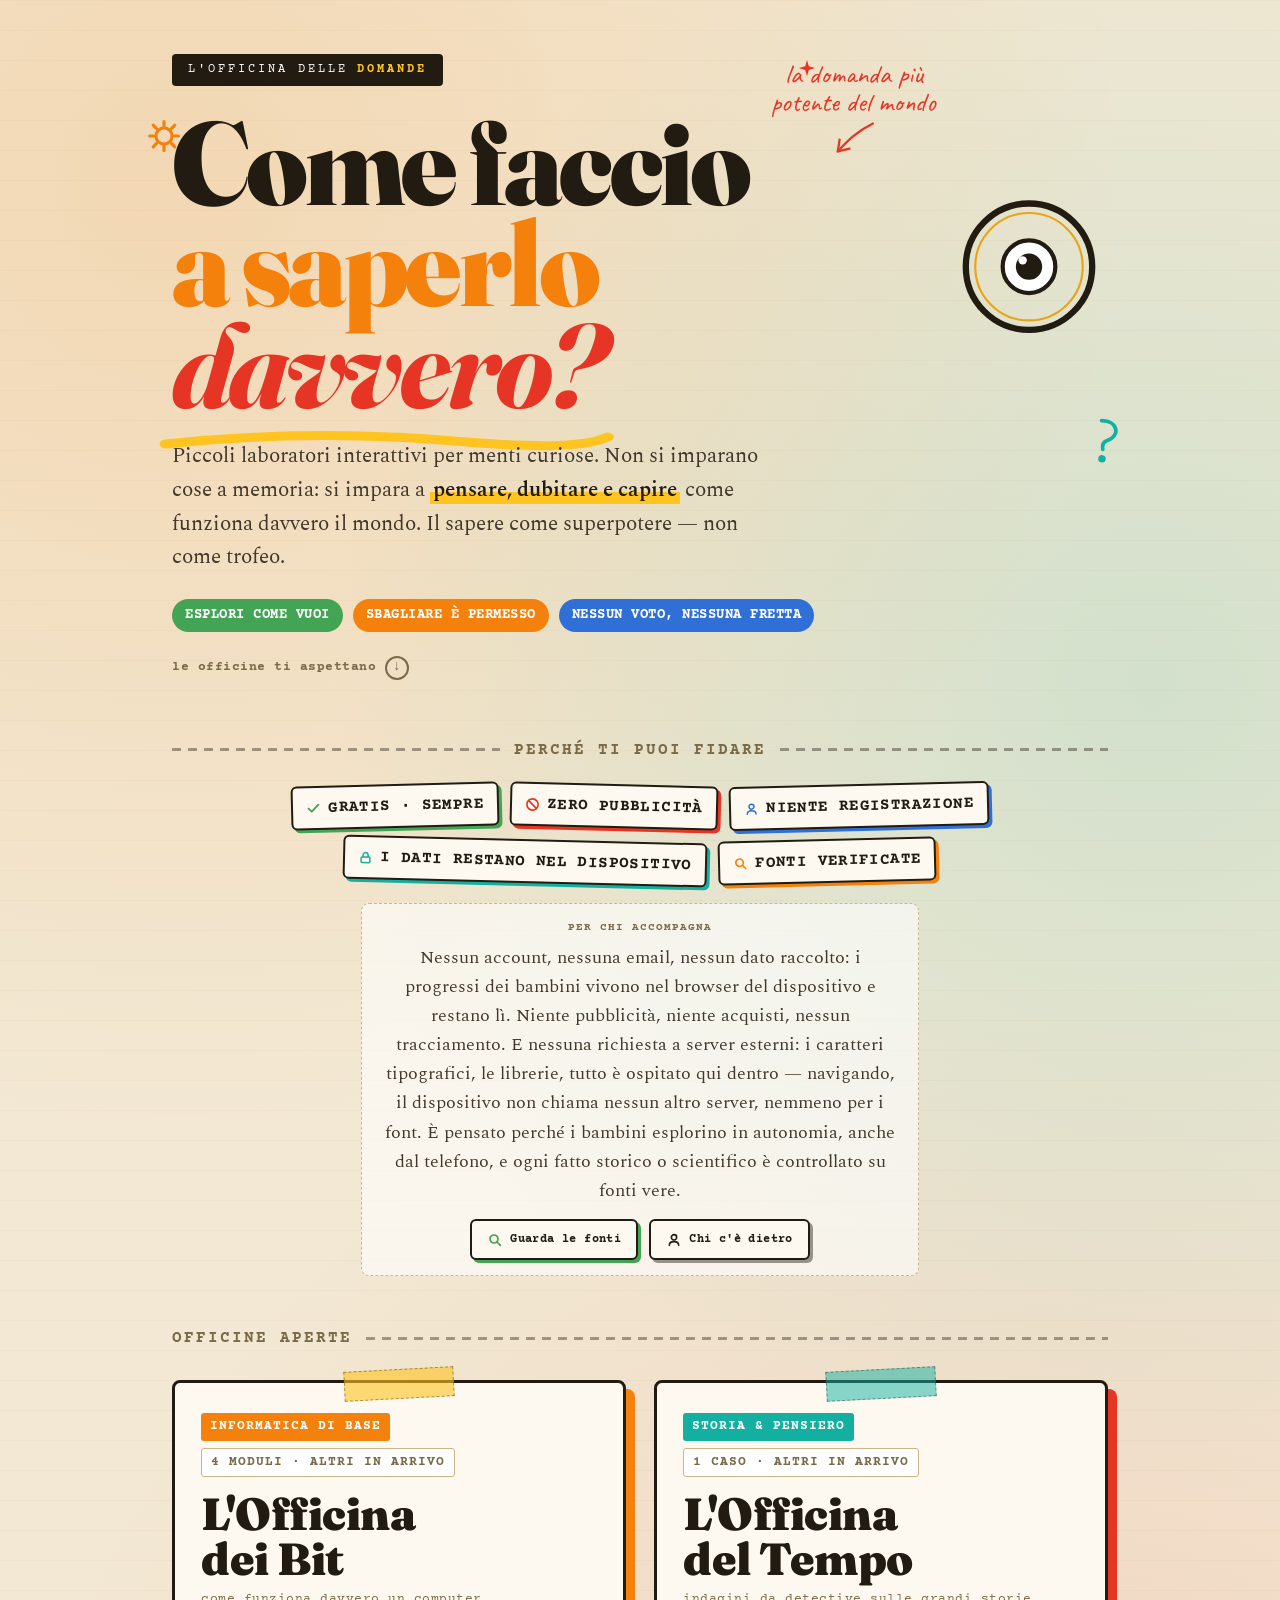
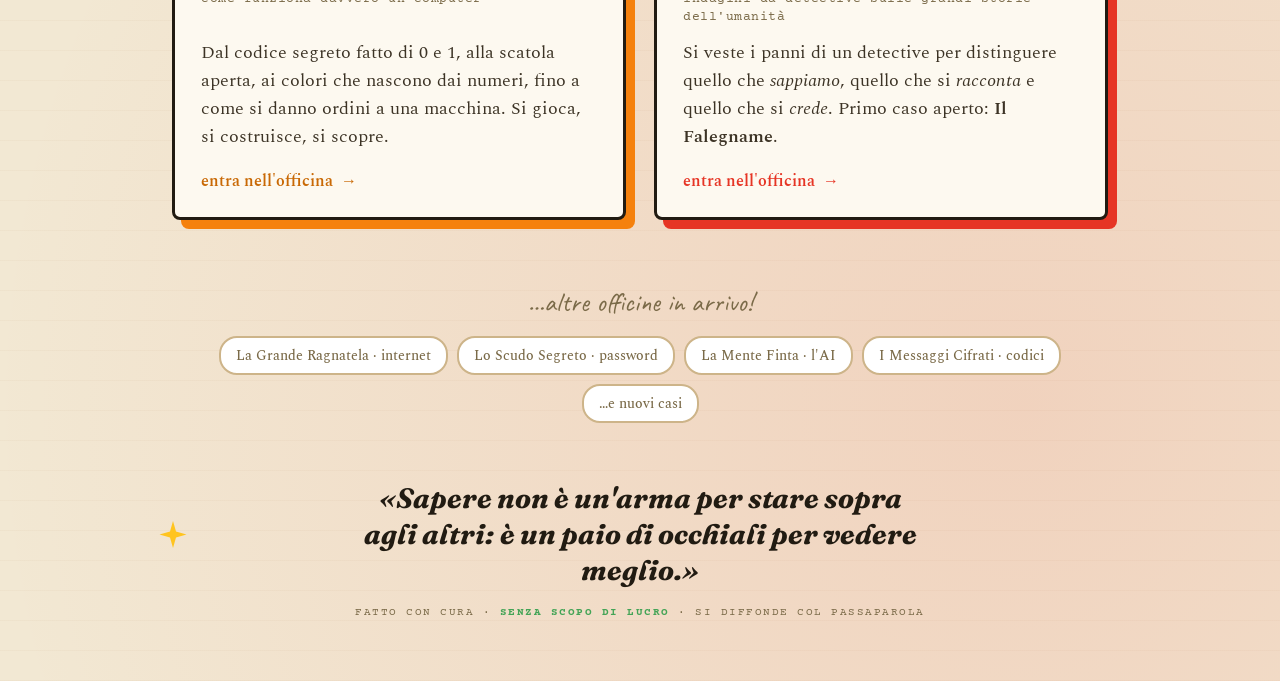
<file: index.html>
<!DOCTYPE html>
<html lang="it">
<head>
<meta charset="UTF-8" />
<meta name="viewport" content="width=device-width, initial-scale=1.0" />
<title>L'Officina delle Domande — Come faccio a saperlo davvero?</title>
<meta name="description" content="Piccoli laboratori interattivi per menti curiose. Non si imparano cose a memoria: si impara a pensare, dubitare e capire come funziona davvero il mondo. Gratis, senza pubblicità, senza registrazione." />
<link rel="icon" href="favicon.svg" type="image/svg+xml" />
<meta property="og:type" content="website" />
<meta property="og:url" content="https://officinadelledomande.github.io/" />
<meta property="og:title" content="L'Officina delle Domande" />
<meta property="og:description" content="Laboratori interattivi per menti curiose: imparare a pensare, dubitare e capire. La domanda più potente del mondo è «Come faccio a saperlo davvero?»" />
<meta property="og:image" content="https://officinadelledomande.github.io/og-image.png" />
<meta property="og:locale" content="it_IT" />
<meta name="twitter:card" content="summary_large_image" />
<meta name="twitter:title" content="L'Officina delle Domande" />
<meta name="twitter:description" content="Laboratori interattivi per menti curiose: imparare a pensare, dubitare e capire." />
<meta name="twitter:image" content="https://officinadelledomande.github.io/og-image.png" />
<link rel="stylesheet" href="fonts.css" />
<style>
  :root{
    --paper:#f2e8d3; --paper-2:#ecd9b2; --card:#fdf9f0; --ink:#211b12; --ink-soft:#7a6a48;
    --orange:#f5810d; --red:#e63525; --yellow:#ffc41f; --teal:#13b0a1; --green:#43a456; --blue:#2f6fd6;
    --sky:#cfeaf0; --line:#cdb489;
    --display:'Fraunces',Georgia,serif; --body:'Spectral',Georgia,serif;
    --hand:'Caveat','Comic Sans MS',cursive; --mono:'Courier Prime','Courier New',monospace;
  }
  *{box-sizing:border-box;margin:0;padding:0}
  html{scroll-behavior:smooth}
  body{
    font-family:var(--body); color:var(--ink); line-height:1.5; min-height:100vh; overflow-x:hidden;
    background:
      radial-gradient(circle at 14% 8%, rgba(245,129,13,.16), transparent 40%),
      radial-gradient(circle at 90% 30%, rgba(19,176,161,.14), transparent 42%),
      radial-gradient(circle at 80% 88%, rgba(230,53,37,.12), transparent 46%),
      linear-gradient(rgba(180,150,95,.06) 1px, transparent 1px),
      radial-gradient(#d7c49a .6px, transparent .6px),
      var(--paper);
    background-size:100% 100%,100% 100%,100% 100%,100% 30px,16px 16px,100% 100%;
    -webkit-font-smoothing:antialiased;
  }
  .wrap{max-width:980px;margin:0 auto;padding:0 22px;position:relative}

  @keyframes rise{from{opacity:0;transform:translateY(20px)}to{opacity:1;transform:none}}
  @keyframes float{0%,100%{transform:translateY(0) rotate(-4deg)}50%{transform:translateY(-12px) rotate(2deg)}}
  @keyframes blink{0%,93%,100%{transform:scaleY(1)}96.5%{transform:scaleY(.08)}}
  @keyframes look{0%,100%{transform:translate(0,0)}30%{transform:translate(3px,-2px)}65%{transform:translate(-3px,2px)}}
  @keyframes wiggle{0%,100%{transform:rotate(var(--rot,0deg))}50%{transform:rotate(calc(var(--rot,0deg) + 7deg))}}
  @keyframes twinkle{0%,100%{opacity:.25;transform:scale(.7)}50%{opacity:1;transform:scale(1.15)}}
  @keyframes dash{to{stroke-dashoffset:0}}
  @keyframes pop{0%{opacity:0;transform:scale(.4) rotate(-12deg)}70%{transform:scale(1.18)}100%{opacity:1;transform:scale(1) rotate(-8deg)}}
  .rise{opacity:0;animation:rise .7s cubic-bezier(.2,.7,.3,1) forwards}
  .d1{animation-delay:.05s}.d2{animation-delay:.18s}.d3{animation-delay:.34s}.d4{animation-delay:.5s}.d5{animation-delay:.66s}.d6{animation-delay:.82s}
  @media (prefers-reduced-motion: reduce){
    .rise{opacity:1 !important;animation:none !important}
    .lens,.spin-soft,.tw,.eyelid,.pupil,.verif{animation:none !important}
    .underline-svg path{stroke-dashoffset:0 !important;animation:none !important}
  }

  .doodle{position:absolute;pointer-events:none}
  @media(max-width:680px){.doodle{display:none}}
  .spin-soft{transform-origin:center;animation:wiggle 5s ease-in-out infinite}
  .tw{animation:twinkle 2.6s ease-in-out infinite}

  header{padding:54px 0 14px;position:relative}
  .insegna{display:inline-flex;align-items:center;gap:9px;font-family:var(--mono);font-size:12px;letter-spacing:3px;
    color:#fff;background:var(--ink);border-radius:4px;padding:7px 16px;text-transform:uppercase}
  .insegna b{color:var(--yellow)}

  .hero{display:flex;gap:14px;align-items:center;margin-top:26px;position:relative}
  .question{font-family:var(--display);font-weight:900;font-size:clamp(50px,11vw,118px);line-height:.86;letter-spacing:-.03em;max-width:13ch}
  .question .l2{color:var(--orange)}
  .question .dav{font-style:italic;font-weight:700;color:var(--red);position:relative;white-space:nowrap}
  .underline-svg{position:absolute;left:-3%;bottom:-16px;width:106%;height:26px;overflow:visible}
  .underline-svg path{stroke:var(--yellow);stroke-width:9;fill:none;stroke-linecap:round;stroke-dasharray:340;stroke-dashoffset:340;animation:dash 1s ease .9s forwards}

  .lens{flex-shrink:0;width:clamp(96px,15vw,158px);animation:float 5s ease-in-out infinite;margin-top:4px}
  @media(max-width:680px){.hero{flex-direction:column-reverse;align-items:center;text-align:center}.lens{width:128px}.question{max-width:none}}
  .eyelid{transform-box:fill-box;transform-origin:center;animation:blink 5s infinite}
  .pupil{transform-box:fill-box;transform-origin:center;animation:look 6s ease-in-out infinite}

  .note{font-family:var(--hand);color:var(--red);font-size:clamp(20px,2.7vw,27px);line-height:1.05;position:absolute;transform:rotate(-6deg)}
  .note-1{top:-52px;right:0;max-width:175px;text-align:center}
  @media(max-width:980px){.note-1{display:none}}

  .subtitle{font-size:clamp(17px,2.3vw,21px);color:#41372a;max-width:55ch;margin-top:24px;line-height:1.6}
  .subtitle strong{color:var(--ink);font-weight:600}
  .subtitle .hl{background:linear-gradient(transparent 55%, var(--yellow) 55% 94%, transparent 94%);padding:0 3px}

  .manifesto{margin-top:24px;display:flex;gap:10px;flex-wrap:wrap}
  .manifesto span{font-family:var(--mono);font-size:14px;font-weight:700;letter-spacing:.5px;color:#fff;padding:6px 13px;border-radius:20px}
  .manifesto .a{background:var(--green)} .manifesto .b{background:var(--orange)} .manifesto .c{background:var(--blue)}

  .shelf{padding:46px 0 10px;position:relative}
  .shelf-head{display:flex;align-items:center;gap:14px;margin-bottom:30px}
  .shelf-head .bar{flex:1;height:3px;background:repeating-linear-gradient(90deg,var(--ink) 0 9px,transparent 9px 16px);opacity:.4}
  .shelf-head span{font-family:var(--mono);font-size:16px;letter-spacing:2px;color:var(--ink-soft);font-weight:700}

  .cards{display:grid;grid-template-columns:1fr 1fr;gap:28px}
  @media(max-width:760px){.cards{grid-template-columns:1fr;gap:34px}}
  .card{position:relative;display:flex;flex-direction:column;background:var(--card);border:3px solid var(--ink);
    border-radius:8px;padding:30px 26px 24px;text-decoration:none;color:var(--ink);transition:transform .2s ease,box-shadow .2s ease}
  .card.bit{box-shadow:9px 9px 0 var(--orange);transform:rotate(-1.1deg)}
  .card.caso{box-shadow:9px 9px 0 var(--red);transform:rotate(1deg)}
  .card.bit:hover{transform:rotate(0) translateY(-5px);box-shadow:13px 14px 0 var(--orange)}
  .card.caso:hover{transform:rotate(0) translateY(-5px);box-shadow:13px 14px 0 var(--red)}
  .tape{position:absolute;top:-14px;left:50%;width:110px;height:30px;transform:translateX(-50%) rotate(-3deg);
    background:rgba(255,196,31,.6);border:1px dashed rgba(33,27,18,.4)}
  .card.caso .tape{background:rgba(19,176,161,.5)}
  .card .tagrow{display:flex;gap:7px;flex-wrap:wrap;margin-bottom:15px}
  .pill{font-family:var(--mono);font-size:13px;font-weight:700;letter-spacing:1px;padding:4px 9px;border-radius:3px;color:#fff}
  .pill.orange{background:var(--orange)}.pill.red{background:var(--red)}.pill.green{background:var(--green)}.pill.teal{background:var(--teal)}
  .pill.ghost{background:#fff;color:var(--ink-soft);border:1.5px solid var(--line)}
  .card h2{font-family:var(--display);font-weight:900;font-size:clamp(28px,3.6vw,45px);line-height:.98;letter-spacing:-.01em;margin-bottom:9px}
  .card .kind{font-family:var(--mono);font-size:13px;line-height:1.4;letter-spacing:.5px;color:var(--ink-soft);margin-bottom:13px;min-height:2.8em}
  .card p{font-size:18px;line-height:1.55;color:#3c3325;flex-grow:1}
  .card .enter{margin-top:18px;display:inline-flex;align-items:center;gap:8px;font-weight:700;font-size:16px}
  .card.bit .enter{color:#c96905}.card.caso .enter{color:var(--red)}
  .card .arr{transition:transform .18s ease}.card:hover .arr{transform:translateX(7px)}
  .verif{position:absolute;bottom:14px;right:14px;font-family:var(--mono);font-size:9px;font-weight:700;letter-spacing:1px;
    color:var(--green);border:2px solid var(--green);border-radius:3px;padding:3px 7px;transform:rotate(-9deg);animation:pop .5s ease 1.1s backwards}

  .coming{margin:52px 0 6px;text-align:center;position:relative}
  .coming .lbl{font-family:var(--hand);font-size:27px;color:var(--ink-soft);margin-bottom:14px;display:inline-block;transform:rotate(-1.5deg)}
  .chips{display:flex;gap:9px;flex-wrap:wrap;justify-content:center}
  .chip{background:#fff;border:2px solid var(--line);border-radius:18px;padding:7px 15px;font-size:14px;color:var(--ink-soft);font-weight:500}

  .garanzie{padding:44px 0 4px;text-align:center}
  .bollini{display:flex;gap:11px;flex-wrap:wrap;justify-content:center;margin-bottom:20px}
  .bollino{display:inline-flex;align-items:center;gap:7px;background:var(--card);
    border:2px solid var(--ink);border-radius:6px;padding:8px 13px;
    font-family:var(--mono);font-size:16px;font-weight:700;letter-spacing:.4px;color:var(--ink)}
  .bollino svg{width:15px;height:15px;flex-shrink:0}
  .bollino:nth-child(odd){transform:rotate(-1.4deg)}
  .bollino:nth-child(even){transform:rotate(1.4deg)}
  .bollino.g{box-shadow:3px 3px 0 var(--green)} .bollino.g svg{color:var(--green)}
  .bollino.r{box-shadow:3px 3px 0 var(--red)} .bollino.r svg{color:var(--red)}
  .bollino.b{box-shadow:3px 3px 0 var(--blue)} .bollino.b svg{color:var(--blue)}
  .bollino.t{box-shadow:3px 3px 0 var(--teal)} .bollino.t svg{color:var(--teal)}
  .bollino.o{box-shadow:3px 3px 0 var(--orange)} .bollino.o svg{color:var(--orange)}
  .pergenitori{max-width:62ch;margin:0 auto;background:rgba(255,255,255,.6);
    border:1.5px dashed var(--line);border-radius:8px;padding:15px 22px;
    font-size:18px;line-height:1.62;color:#41372a}
  .pergenitori b{font-family:var(--mono);font-size:11px;letter-spacing:1px;color:var(--ink-soft);
    display:block;margin-bottom:6px;text-transform:uppercase}
  .pergenitori p{margin:0 0 14px}
  .scrolldown{display:inline-flex;align-items:center;gap:9px;margin-top:24px;
    font-family:var(--mono);font-size:13px;font-weight:700;letter-spacing:.5px;
    color:var(--ink-soft);text-decoration:none}
  .scrolldown span{display:inline-flex;width:24px;height:24px;align-items:center;justify-content:center;
    border:2px solid var(--ink-soft);border-radius:50%;font-size:14px;transition:transform .2s}
  .scrolldown:hover span{transform:translateY(3px)}
  @media(prefers-reduced-motion:reduce){.scrolldown span{transition:none}}
  .btrow{display:flex;gap:11px;flex-wrap:wrap;justify-content:center;margin-top:2px}
  .btnota{display:inline-flex;align-items:center;gap:7px;background:var(--card);
    border:2px solid var(--ink);border-radius:6px;padding:9px 15px;font-family:var(--mono);
    font-size:12px;font-weight:700;letter-spacing:.4px;color:var(--ink);text-decoration:none;
    transition:transform .15s ease,box-shadow .15s ease}
  .btnota svg{width:16px;height:16px;flex-shrink:0}
  .btnota.fonti{box-shadow:3px 3px 0 var(--green)} .btnota.fonti svg{color:var(--green)}
  .btnota.chi{box-shadow:3px 3px 0 rgba(33,27,18,.45)} .btnota.chi svg{color:var(--ink)}
  .btnota:hover{transform:translateY(-3px)}
  .btnota.fonti:hover{box-shadow:5px 6px 0 var(--green)}
  .btnota.chi:hover{box-shadow:5px 6px 0 rgba(33,27,18,.45)}

  footer{text-align:center;padding:52px 0 60px;position:relative}
  footer .line{font-family:var(--display);font-style:italic;font-weight:700;font-size:clamp(20px,3.1vw,28px);color:var(--ink);max-width:30ch;margin:0 auto 16px;line-height:1.28}
  footer .meta{font-family:var(--mono);font-size:11px;letter-spacing:1.5px;color:var(--ink-soft)}
  footer .meta b{color:var(--green)}
</style>
</head>
<body>
  <div class="wrap">

    <svg aria-hidden="true" class="doodle spin-soft" style="--rot:6deg;top:118px;left:-4px;width:36px;color:var(--orange)" viewBox="0 0 40 40" fill="none" stroke="currentColor" stroke-width="3.5" stroke-linecap="round"><circle cx="20" cy="20" r="9"/><path d="M20 4v5M20 31v5M4 20h5M31 20h5M8 8l4 4M32 8l-4 4M8 32l4-4M32 32l-4-4"/></svg>
    <svg aria-hidden="true" class="doodle" style="top:415px;right:4px;width:42px;color:var(--teal);transform:rotate(8deg)" viewBox="0 0 40 50" fill="none" stroke="currentColor" stroke-width="3.5" stroke-linecap="round" stroke-linejoin="round"><path d="M14 6 C 30 4, 34 18, 22 24 C 18 26, 18 30, 19 33"/><circle cx="19.5" cy="42" r="1.8" fill="currentColor"/></svg>
    <svg aria-hidden="true" class="doodle tw" style="bottom:130px;left:8px;width:30px;color:var(--yellow)" viewBox="0 0 40 40" fill="currentColor"><path d="M20 0l4 14 14 4-14 4-4 14-4-14-14-4 14-4z"/></svg>
    <svg aria-hidden="true" class="doodle tw" style="top:60px;right:32%;width:18px;color:var(--red);animation-delay:1.1s" viewBox="0 0 40 40" fill="currentColor"><path d="M20 0l4 14 14 4-14 4-4 14-4-14-14-4 14-4z"/></svg>

    <header>
      <div class="insegna rise d1">L'OFFICINA DELLE <b>DOMANDE</b></div>

      <div class="hero">
        <div style="position:relative;flex:1">
          <h1 class="question rise d2">
            Come faccio<br/><span class="l2">a saperlo</span><br/><span class="dav">davvero?<svg class="underline-svg" viewBox="0 0 340 26" preserveAspectRatio="none"><path d="M5 16 C 80 5, 150 5, 220 13 S 320 18, 335 9"/></svg></span>
          </h1>
          <div class="note note-1 rise d4">la domanda più<br/>potente del mondo
            <svg style="display:block;width:50px;height:36px;margin:2px auto 0" viewBox="0 0 54 40" fill="none" stroke="currentColor" stroke-width="2.5" stroke-linecap="round"><path d="M48 5 C 30 14, 20 24, 9 36"/><path d="M9 36l13-3M9 36l2-13"/></svg>
          </div>
        </div>

        <svg aria-hidden="true" class="lens" viewBox="0 0 150 175" fill="none">
          <circle cx="75" cy="88" r="60" fill="none" stroke="#211b12" stroke-width="6"/>
          <circle cx="75" cy="88" r="51" fill="none" stroke="#e8a317" stroke-width="2"/>
          <g class="eyelid">
            <circle cx="75" cy="88" r="25" fill="#ffffff" stroke="#211b12" stroke-width="4"/>
            <circle class="pupil" cx="75" cy="88" r="12.5" fill="#211b12"/>
            <circle cx="69" cy="82" r="4" fill="#ffffff"/>
          </g>
        </svg>
      </div>

      <p class="subtitle rise d3">
        Piccoli laboratori interattivi per menti curiose. Non si imparano cose a memoria:
        si impara a <strong class="hl">pensare, dubitare e capire</strong> come funziona davvero il mondo.
        Il sapere come superpotere — non come trofeo.
      </p>

      <div class="manifesto rise d5">
        <span class="a">ESPLORI COME VUOI</span>
        <span class="b">SBAGLIARE È PERMESSO</span>
        <span class="c">NESSUN VOTO, NESSUNA FRETTA</span>
      </div>
      <a href="#officine" class="scrolldown rise d6">le officine ti aspettano <span>&darr;</span></a>
    </header>

    <section class="garanzie">
      <div class="shelf-head rise d4" style="margin-bottom:22px"><div class="bar"></div><span>PERCHÉ TI PUOI FIDARE</span><div class="bar"></div></div>
      <div class="bollini rise d5">
        <span class="bollino g"><svg viewBox="0 0 24 24" fill="none" stroke="currentColor" stroke-width="3" stroke-linecap="round" stroke-linejoin="round"><path d="M20 6 9 17l-5-5"/></svg>GRATIS · SEMPRE</span>
        <span class="bollino r"><svg viewBox="0 0 24 24" fill="none" stroke="currentColor" stroke-width="2.6" stroke-linecap="round"><circle cx="12" cy="12" r="9"/><path d="M5.6 5.6l12.8 12.8"/></svg>ZERO PUBBLICITÀ</span>
        <span class="bollino b"><svg viewBox="0 0 24 24" fill="none" stroke="currentColor" stroke-width="2.4" stroke-linecap="round" stroke-linejoin="round"><circle cx="12" cy="8" r="4"/><path d="M5 20c0-3.5 3-5.5 7-5.5s7 2 7 5.5"/></svg>NIENTE REGISTRAZIONE</span>
        <span class="bollino t"><svg viewBox="0 0 24 24" fill="none" stroke="currentColor" stroke-width="2.4" stroke-linecap="round" stroke-linejoin="round"><rect x="5" y="11" width="14" height="9" rx="1.5"/><path d="M8 11V8a4 4 0 0 1 8 0v3"/></svg>I DATI RESTANO NEL DISPOSITIVO</span>
        <span class="bollino o"><svg viewBox="0 0 24 24" fill="none" stroke="currentColor" stroke-width="2.6" stroke-linecap="round" stroke-linejoin="round"><circle cx="10.5" cy="10.5" r="6"/><path d="M15 15l5 5"/></svg>FONTI VERIFICATE</span>
      </div>
      <div class="pergenitori rise d6">
        <b>Per chi accompagna</b>
        <p>Nessun account, nessuna email, nessun dato raccolto: i progressi dei bambini vivono nel browser del dispositivo e restano lì. Niente pubblicità, niente acquisti, nessun tracciamento. E nessuna richiesta a server esterni: i caratteri tipografici, le librerie, tutto è ospitato qui dentro — navigando, il dispositivo non chiama nessun altro server, nemmeno per i font. È pensato perché i bambini esplorino in autonomia, anche dal telefono, e ogni fatto storico o scientifico è controllato su fonti vere.</p>
        <div class="btrow">
          <a class="btnota fonti" href="fonti.html"><svg viewBox="0 0 24 24" fill="none" stroke="currentColor" stroke-width="2.6" stroke-linecap="round" stroke-linejoin="round"><circle cx="10.5" cy="10.5" r="6"/><path d="M15 15l5 5"/></svg>Guarda le fonti</a>
          <a class="btnota chi" href="chi-sono.html"><svg viewBox="0 0 24 24" fill="none" stroke="currentColor" stroke-width="2.4" stroke-linecap="round" stroke-linejoin="round"><circle cx="12" cy="8" r="4"/><path d="M5 20c0-3.5 3-5.5 7-5.5s7 2 7 5.5"/></svg>Chi c'è dietro</a>
        </div>
      </div>
    </section>

    <section class="shelf" id="officine">
      <div class="shelf-head rise d4"><span>OFFICINE APERTE</span><div class="bar"></div></div>
      <div class="cards">
        <a class="card bit rise d5" href="officina-dei-bit.html">
          <span class="tape"></span>
          <div class="tagrow"><span class="pill orange">INFORMATICA DI BASE</span><span class="pill ghost">4 MODULI · ALTRI IN ARRIVO </span></div>
          <h2>L'Officina<br/>dei Bit</h2>
          <div class="kind">come funziona davvero un computer</div>
          <p>Dal codice segreto fatto di 0 e 1, alla scatola aperta, ai colori che nascono dai numeri,
          fino a come si danno ordini a una macchina. Si gioca, si costruisce, si scopre.</p>
          <span class="enter">entra nell'officina <span class="arr">&rarr;</span></span>
        </a>
        <a class="card caso rise d6" href="officina-del-tempo.html">
          <span class="tape"></span>
          <div class="tagrow"><span class="pill teal">STORIA &amp; PENSIERO</span><span class="pill ghost">1 CASO · ALTRI IN ARRIVO</span></div>
          <h2>L'Officina<br/>del Tempo</h2>
          <div class="kind">indagini da detective sulle grandi storie dell'umanità</div>
          <p>Si veste i panni di un detective per distinguere quello che <em>sappiamo</em>,
          quello che si <em>racconta</em> e quello che si <em>crede</em>. Primo caso aperto: <strong>Il Falegname</strong>.</p>
          <span class="enter">entra nell'officina <span class="arr">&rarr;</span></span>
        </a>
      </div>
    </section>

    <section class="coming">
      <div class="lbl rise d5">…altre officine in arrivo!</div>
      <div class="chips rise d6">
        <span class="chip">La Grande Ragnatela · internet</span>
        <span class="chip">Lo Scudo Segreto · password</span>
        <span class="chip">La Mente Finta · l'AI</span>
        <span class="chip">I Messaggi Cifrati · codici</span>
        <span class="chip">…e nuovi casi</span>
      </div>
    </section>

    <footer>
      <div class="line rise d6">«Sapere non è un'arma per stare sopra agli altri: è un paio di occhiali per vedere meglio.»</div>
      <div class="meta rise d6">FATTO CON CURA &middot; <b>SENZA SCOPO DI LUCRO</b> &middot; SI DIFFONDE COL PASSAPAROLA</div>
    </footer>

  </div>
</body>
</html>
</file>
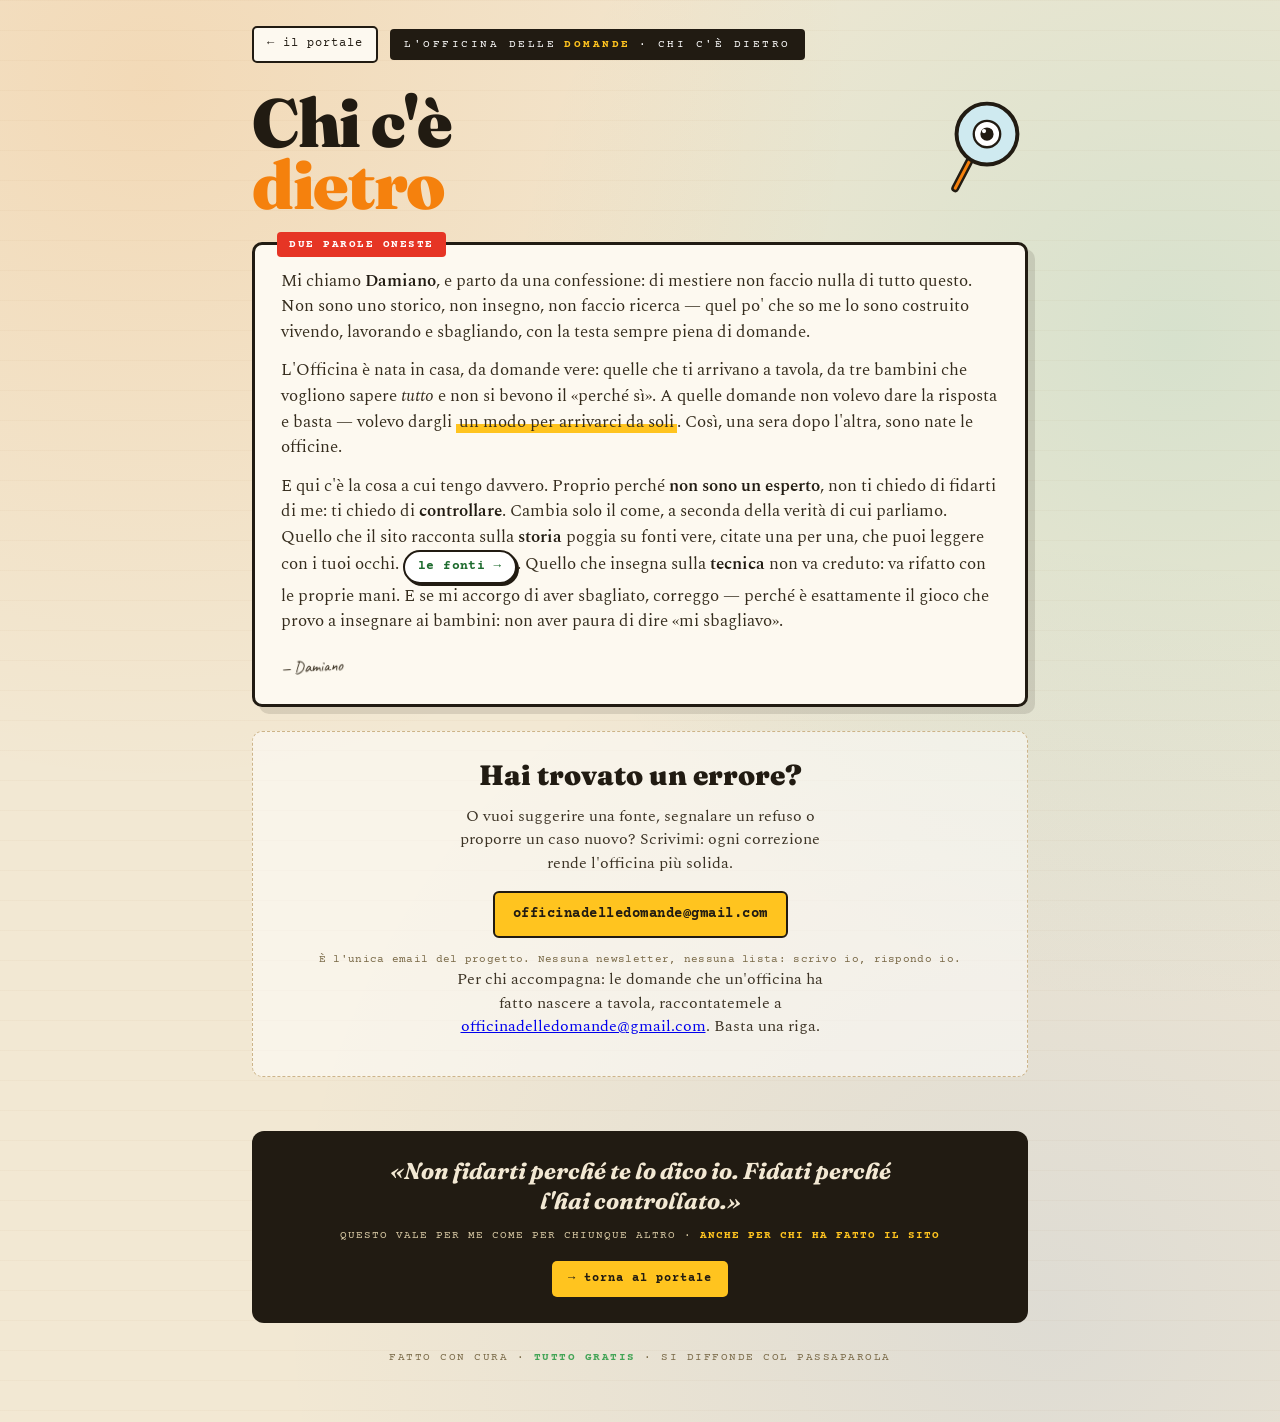
<file: chi-sono.html>
<!DOCTYPE html>
<html lang="it">
<head>
<meta charset="UTF-8" />
<meta name="viewport" content="width=device-width, initial-scale=1.0" />
<title>Chi c'è dietro · L'Officina delle Domande</title>
<meta name="description" content="Chi ha fatto L'Officina delle Domande, e perché. Non uno storico né un esperto: per questo ogni cosa è tracciabile e controllabile." />
<link rel="icon" href="favicon.svg" type="image/svg+xml" />
<meta property="og:type" content="website" />
<meta property="og:url" content="https://officinadelledomande.github.io/chi-sono.html" />
<meta property="og:title" content="Chi c'è dietro · L'Officina delle Domande" />
<meta property="og:description" content="Non sono uno storico né un esperto. Per questo non ti chiedo di fidarti di me: controlla." />
<meta property="og:image" content="https://officinadelledomande.github.io/og-image.png" />
<meta property="og:locale" content="it_IT" />
<meta name="twitter:card" content="summary_large_image" />
<meta name="twitter:image" content="https://officinadelledomande.github.io/og-image.png" />
<link rel="stylesheet" href="fonts.css" />
<style>
  :root{
    --paper:#f2e8d3; --paper-2:#ecd9b2; --card:#fdf9f0; --ink:#211b12; --ink-soft:#7a6a48;
    --orange:#f5810d; --red:#e63525; --yellow:#ffc41f; --teal:#13b0a1; --green:#43a456; --blue:#2f6fd6;
    --sky:#cfeaf0; --line:#cdb489; --grey:#9a8e76;
    --display:'Fraunces',Georgia,serif; --body:'Spectral',Georgia,serif;
    --hand:'Caveat','Comic Sans MS',cursive; --mono:'Courier Prime','Courier New',monospace;
  }
  *{box-sizing:border-box;margin:0;padding:0}
  html{scroll-behavior:smooth}
  body{
    font-family:var(--body); color:var(--ink); line-height:1.55; min-height:100vh; overflow-x:hidden;
    background:
      radial-gradient(circle at 12% 6%, rgba(245,129,13,.14), transparent 40%),
      radial-gradient(circle at 92% 24%, rgba(19,176,161,.12), transparent 42%),
      radial-gradient(circle at 82% 92%, rgba(47,111,214,.10), transparent 46%),
      linear-gradient(rgba(180,150,95,.06) 1px, transparent 1px),
      radial-gradient(#d7c49a .6px, transparent .6px),
      var(--paper);
    background-size:100% 100%,100% 100%,100% 100%,100% 30px,16px 16px,100% 100%;
    -webkit-font-smoothing:antialiased;
  }
  .wrap{max-width:820px;margin:0 auto;padding:0 22px;position:relative}

  @keyframes rise{from{opacity:0;transform:translateY(18px)}to{opacity:1;transform:none}}
  @keyframes blink{0%,93%,100%{transform:scaleY(1)}96.5%{transform:scaleY(.08)}}
  @keyframes look{0%,100%{transform:translate(0,0)}30%{transform:translate(3px,-2px)}65%{transform:translate(-3px,2px)}}
  .rise{opacity:0;animation:rise .7s cubic-bezier(.2,.7,.3,1) forwards}
  .d1{animation-delay:.05s}.d2{animation-delay:.18s}.d3{animation-delay:.32s}.d4{animation-delay:.46s}.d5{animation-delay:.6s}
  @media (prefers-reduced-motion: reduce){.rise{opacity:1!important;animation:none!important}.eyelid,.pupil{animation:none!important}}

  /* top bar */
  .topbar{display:flex;align-items:center;gap:12px;padding:26px 0 6px;flex-wrap:wrap}
  .back{font-family:var(--mono);font-size:12px;letter-spacing:1px;color:var(--ink);text-decoration:none;
    border:2px solid var(--ink);border-radius:5px;padding:7px 13px;background:var(--card);transition:transform .15s}
  .back:hover{transform:translateX(-3px)}
  .insegna{display:inline-flex;align-items:center;gap:8px;font-family:var(--mono);font-size:11px;letter-spacing:2.5px;
    color:#fff;background:var(--ink);border-radius:4px;padding:7px 14px;text-transform:uppercase}
  .insegna b{color:var(--yellow)}

  /* header */
  header{padding:22px 0 8px;position:relative}
  .htitle{display:flex;gap:16px;align-items:flex-start}
  h1{font-family:var(--display);font-weight:900;font-size:clamp(38px,7vw,68px);line-height:.92;letter-spacing:-.02em;flex:1}
  h1 .o{color:var(--orange)}
  .lens{flex-shrink:0;width:clamp(62px,11vw,86px);margin-top:6px}
  .eyelid{transform-box:fill-box;transform-origin:center;animation:blink 5s infinite}
  .pupil{transform-box:fill-box;transform-origin:center;animation:look 6s ease-in-out infinite}
  @media(max-width:560px){.lens{width:58px}}

  /* corpo */
  .metodo{background:var(--card);border:3px solid var(--ink);border-radius:10px;
    padding:24px 26px;margin-top:26px;box-shadow:7px 7px 0 rgba(33,27,18,.12);position:relative}
  .metodo .tag{position:absolute;top:-13px;left:22px;font-family:var(--mono);font-size:11px;font-weight:700;
    letter-spacing:1.5px;color:#fff;background:var(--red);padding:4px 12px;border-radius:4px;text-transform:uppercase}
  .metodo p{font-size:16.5px;margin-bottom:13px;color:#352c1d}
  .metodo p:last-child{margin-bottom:0}
  .metodo strong{color:var(--ink);font-weight:600}
  .metodo .hl{background:linear-gradient(transparent 55%, var(--yellow) 55% 94%, transparent 94%);padding:0 3px}
  .metodo a{color:#1d6b2e;font-weight:600}
  .firma{font-family:var(--hand);font-size:30px;color:var(--ink);margin-top:6px;transform:rotate(-3deg);display:inline-block}

  /* contatto */
  .contatto{background:rgba(255,255,255,.5);border:1.5px dashed var(--line);border-radius:10px;
    padding:22px 24px;margin-top:24px;text-align:center}
  .contatto h2{font-family:var(--display);font-weight:900;font-size:clamp(22px,4vw,28px);margin-bottom:8px}
  .contatto p{font-size:15.5px;color:#3c3325;max-width:46ch;margin:0 auto 16px;line-height:1.5}
  .mailbtn{display:inline-block;font-family:var(--mono);font-size:14px;letter-spacing:.5px;font-weight:700;
    color:var(--ink);background:var(--yellow);text-decoration:none;border:2px solid var(--ink);border-radius:6px;
    padding:11px 18px;transition:transform .15s}
  .mailbtn:hover{transform:translateY(-2px)}
  .fontibtn{display:inline-flex;align-items:center;gap:5px;font-family:var(--mono);font-size:12.5px;letter-spacing:.4px;font-weight:700;
    color:var(--ink);background:#fff;text-decoration:none;border:2px solid var(--ink);border-radius:20px;
    padding:5px 13px;transition:transform .15s,box-shadow .15s;box-shadow:2px 2px 0 var(--ink)}
  .fontibtn:hover{transform:translate(-1px,-1px);box-shadow:3px 3px 0 var(--ink)}
  .contatto .small{font-family:var(--mono);font-size:11px;color:var(--ink-soft);margin-top:13px;letter-spacing:.3px}

  /* footer */
  .pied{margin:46px 0 16px;background:var(--ink);border-radius:12px;padding:26px 28px;color:var(--paper);text-align:center}
  .pied .q{font-family:var(--display);font-style:italic;font-weight:700;font-size:clamp(18px,3vw,23px);line-height:1.3;
    max-width:34ch;margin:0 auto 10px}
  .pied .sub{font-family:var(--mono);font-size:11px;letter-spacing:1px;color:#d8c9a4;line-height:1.6}
  .pied .sub b{color:var(--yellow)}
  .gotime{display:inline-block;margin-top:16px;font-family:var(--mono);font-size:12px;letter-spacing:1px;
    color:var(--ink);background:var(--yellow);text-decoration:none;border-radius:5px;padding:9px 16px;font-weight:700;transition:transform .15s}
  .gotime:hover{transform:translateY(-2px)}
  footer{text-align:center;padding:10px 0 56px}
  footer .meta{font-family:var(--mono);font-size:11px;letter-spacing:1.5px;color:var(--ink-soft)}
  footer .meta b{color:var(--green)}
</style>
</head>
<body>
  <div class="wrap">

    <div class="topbar rise d1">
      <a class="back" href="index.html">&larr; il portale</a>
      <span class="insegna">L'OFFICINA DELLE <b>DOMANDE</b> &middot; CHI C'È DIETRO</span>
    </div>

    <header>
      <div class="htitle">
        <h1 class="rise d2">Chi c'è<br/><span class="o">dietro</span></h1>
        <svg aria-hidden="true" class="lens rise d2" viewBox="0 0 130 150" fill="none">
          <line x1="44" y1="92" x2="20" y2="138" stroke="#211b12" stroke-width="12" stroke-linecap="round"/>
          <line x1="44" y1="92" x2="20" y2="138" stroke="#f5810d" stroke-width="4.5" stroke-linecap="round"/>
          <circle cx="68" cy="56" r="46" fill="#cfeaf0" stroke="#211b12" stroke-width="6"/>
          <g class="eyelid">
            <circle cx="68" cy="56" r="20" fill="#ffffff" stroke="#211b12" stroke-width="3.5"/>
            <circle class="pupil" cx="68" cy="56" r="10" fill="#211b12"/>
            <circle cx="63.5" cy="51.5" r="3.2" fill="#ffffff"/>
          </g>
        </svg>
      </div>

      <div class="metodo rise d3">
        <span class="tag">Due parole oneste</span>
        <p>Mi chiamo <strong>Damiano</strong>, e parto da una confessione: di mestiere non faccio nulla di tutto questo. Non sono uno storico, non insegno, non faccio ricerca — quel po' che so me lo sono costruito vivendo, lavorando e sbagliando, con la testa sempre piena di domande.</p>
        <p>L'Officina è nata in casa, da domande vere: quelle che ti arrivano a tavola, da tre bambini che vogliono sapere <em>tutto</em> e non si bevono il «perché sì». A quelle domande non volevo dare la risposta e basta — volevo dargli <span class="hl">un modo per arrivarci da soli</span>. Così, una sera dopo l'altra, sono nate le officine.</p>
        <p>E qui c'è la cosa a cui tengo davvero. Proprio perché <strong>non sono un esperto</strong>, non ti chiedo di fidarti di me: ti chiedo di <strong>controllare</strong>. Cambia solo il come, a seconda della verità di cui parliamo. Quello che il sito racconta sulla <strong>storia</strong> poggia su fonti vere, citate una per una, che puoi leggere con i tuoi occhi. <a class="fontibtn" href="fonti.html">le fonti &rarr;</a>. Quello che insegna sulla <strong>tecnica</strong> non va creduto: va rifatto con le proprie mani. E se mi accorgo di aver sbagliato, correggo — perché è esattamente il gioco che provo a insegnare ai bambini: non aver paura di dire «mi sbagliavo».</p>
        <p class="firma">— Damiano</p>
      </div>

      <div class="contatto rise d4">
        <h2>Hai trovato un errore?</h2>
        <p>O vuoi suggerire una fonte, segnalare un refuso o proporre un caso nuovo? Scrivimi: ogni correzione rende l'officina più solida.</p>
        <a class="mailbtn" href="mailto:officinadelledomande&#64;gmail&#46;com?subject=Officina%20delle%20Domande">officinadelledomande&#64;gmail&#46;com</a>
        <div class="small">È l'unica email del progetto. Nessuna newsletter, nessuna lista: scrivo io, rispondo io.</div>
        <p>Per chi accompagna: le domande che un'officina ha fatto nascere a tavola, raccontatemele a <a href="mailto:officinadelledomande@gmail.com?subject=Officina%20delle%20Domande">officinadelledomande@gmail.com</a>. Basta una riga.</p>
      </div>
    </header>

    <div class="pied rise d5">
      <div class="q">«Non fidarti perché te lo dico io. Fidati perché l'hai controllato.»</div>
      <div class="sub">QUESTO VALE PER ME COME PER CHIUNQUE ALTRO &middot; <b>ANCHE PER CHI HA FATTO IL SITO</b></div>
      <a class="gotime" href="index.html">&rarr; torna al portale</a>
    </div>

    <footer>
      <div class="meta">FATTO CON CURA &middot; <b>TUTTO GRATIS</b> &middot; SI DIFFONDE COL PASSAPAROLA</div>
    </footer>

  </div>
</body>
</html>
</file>
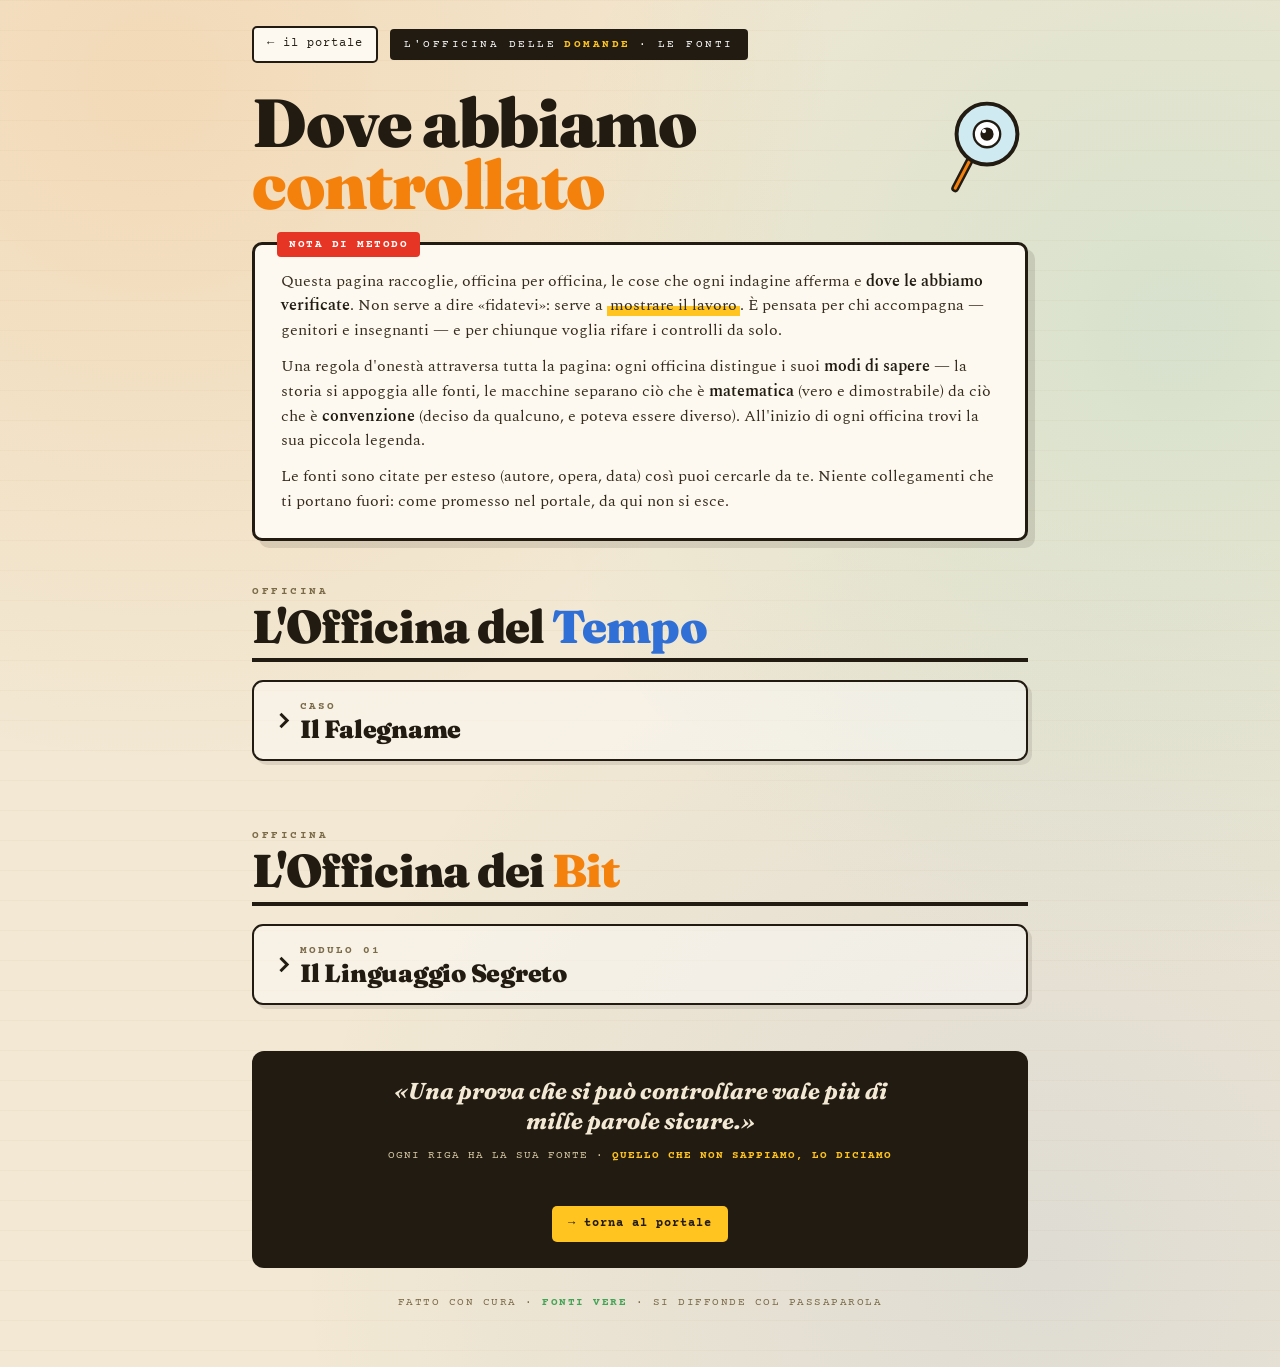
<file: fonti.html>
<!DOCTYPE html>
<html lang="it">
<head>
<meta charset="UTF-8" />
<meta name="viewport" content="width=device-width, initial-scale=1.0" />
<title>Le Fonti · L'Officina delle Domande</title>
<meta name="description" content="Dove abbiamo controllato: ogni affermazione del caso «Il Falegname» con la sua fonte, distinguendo fonte puntuale, consenso degli studiosi, testo e fede." />
<link rel="icon" href="favicon.svg" type="image/svg+xml" />
<meta property="og:type" content="article" />
<meta property="og:url" content="https://officinadelledomande.github.io/fonti.html" />
<meta property="og:title" content="Le Fonti · L'Officina delle Domande" />
<meta property="og:description" content="Mostrare il lavoro: ogni riga ha la sua fonte. Quello che non sappiamo, lo diciamo." />
<meta property="og:image" content="https://officinadelledomande.github.io/og-image.png" />
<meta property="og:locale" content="it_IT" />
<meta name="twitter:card" content="summary_large_image" />
<meta name="twitter:image" content="https://officinadelledomande.github.io/og-image.png" />
<link rel="stylesheet" href="fonts.css" />
<style>
  :root{
    --paper:#f2e8d3; --paper-2:#ecd9b2; --card:#fdf9f0; --ink:#211b12; --ink-soft:#7a6a48;
    --orange:#f5810d; --red:#e63525; --yellow:#ffc41f; --teal:#13b0a1; --green:#43a456; --blue:#2f6fd6;
    --sky:#cfeaf0; --line:#cdb489; --grey:#9a8e76;
    --display:'Fraunces',Georgia,serif; --body:'Spectral',Georgia,serif;
    --hand:'Caveat','Comic Sans MS',cursive; --mono:'Courier Prime','Courier New',monospace;
  }
  *{box-sizing:border-box;margin:0;padding:0}
  html{scroll-behavior:smooth}
  body{
    font-family:var(--body); color:var(--ink); line-height:1.55; min-height:100vh; overflow-x:hidden;
    background:
      radial-gradient(circle at 12% 6%, rgba(245,129,13,.14), transparent 40%),
      radial-gradient(circle at 92% 24%, rgba(19,176,161,.12), transparent 42%),
      radial-gradient(circle at 82% 92%, rgba(47,111,214,.10), transparent 46%),
      linear-gradient(rgba(180,150,95,.06) 1px, transparent 1px),
      radial-gradient(#d7c49a .6px, transparent .6px),
      var(--paper);
    background-size:100% 100%,100% 100%,100% 100%,100% 30px,16px 16px,100% 100%;
    -webkit-font-smoothing:antialiased;
  }
  .wrap{max-width:820px;margin:0 auto;padding:0 22px;position:relative}

  @keyframes rise{from{opacity:0;transform:translateY(18px)}to{opacity:1;transform:none}}
  @keyframes blink{0%,93%,100%{transform:scaleY(1)}96.5%{transform:scaleY(.08)}}
  @keyframes look{0%,100%{transform:translate(0,0)}30%{transform:translate(3px,-2px)}65%{transform:translate(-3px,2px)}}
  .rise{opacity:0;animation:rise .7s cubic-bezier(.2,.7,.3,1) forwards}
  .d1{animation-delay:.05s}.d2{animation-delay:.18s}.d3{animation-delay:.32s}.d4{animation-delay:.46s}
  @media (prefers-reduced-motion: reduce){.rise{opacity:1!important;animation:none!important}.eyelid,.pupil{animation:none!important}}

  /* top bar */
  .topbar{display:flex;align-items:center;gap:12px;padding:26px 0 6px;flex-wrap:wrap}
  .back{font-family:var(--mono);font-size:12px;letter-spacing:1px;color:var(--ink);text-decoration:none;
    border:2px solid var(--ink);border-radius:5px;padding:7px 13px;background:var(--card);transition:transform .15s}
  .back:hover{transform:translateX(-3px)}
  .insegna{display:inline-flex;align-items:center;gap:8px;font-family:var(--mono);font-size:11px;letter-spacing:2.5px;
    color:#fff;background:var(--ink);border-radius:4px;padding:7px 14px;text-transform:uppercase}
  .insegna b{color:var(--yellow)}

  /* header */
  header{padding:22px 0 8px;position:relative}
  .htitle{display:flex;gap:16px;align-items:flex-start}
  h1{font-family:var(--display);font-weight:900;font-size:clamp(38px,7vw,68px);line-height:.92;letter-spacing:-.02em;flex:1}
  h1 .o{color:var(--orange)}
  .lens{flex-shrink:0;width:clamp(62px,11vw,86px);margin-top:6px}
  .eyelid{transform-box:fill-box;transform-origin:center;animation:blink 5s infinite}
  .pupil{transform-box:fill-box;transform-origin:center;animation:look 6s ease-in-out infinite}
  @media(max-width:560px){.lens{width:58px}}

  /* metodo */
  .metodo{background:var(--card);border:3px solid var(--ink);border-radius:10px;
    padding:24px 26px;margin-top:26px;box-shadow:7px 7px 0 rgba(33,27,18,.12);position:relative}
  .metodo .tag{position:absolute;top:-13px;left:22px;font-family:var(--mono);font-size:11px;font-weight:700;
    letter-spacing:1.5px;color:#fff;background:var(--red);padding:4px 12px;border-radius:4px;text-transform:uppercase}
  .metodo p{font-size:16px;margin-bottom:11px;color:#352c1d}
  .metodo p:last-child{margin-bottom:0}
  .metodo strong{color:var(--ink);font-weight:600}
  .metodo .hl{background:linear-gradient(transparent 55%, var(--yellow) 55% 94%, transparent 94%);padding:0 3px}

  /* legende */
  .legende{display:grid;grid-template-columns:1fr 1fr;gap:16px;margin-top:24px}
  @media(max-width:620px){.legende{grid-template-columns:1fr}}
  .legbox{background:rgba(255,255,255,.5);border:1.5px dashed var(--line);border-radius:9px;padding:16px 18px}
  .legbox h3{font-family:var(--mono);font-size:11px;letter-spacing:1.5px;color:var(--ink-soft);
    text-transform:uppercase;margin-bottom:12px}
  .legrow{display:flex;align-items:center;gap:9px;margin-bottom:9px;font-size:13.5px;color:#3c3325;line-height:1.3}
  .legrow:last-child{margin-bottom:0}
  .dot{width:13px;height:13px;border-radius:50%;flex-shrink:0;border:2px solid rgba(0,0,0,.15)}
  .dot.storia{background:var(--green)} .dot.vangelo{background:var(--orange)} .dot.fede{background:var(--blue)}
  .chipx{font-family:var(--mono);font-size:9.5px;font-weight:700;letter-spacing:.5px;padding:3px 7px;border-radius:3px;
    flex-shrink:0;border:1.5px solid;white-space:nowrap}
  .chipx.puntuale{color:#1d6b2e;border-color:#1d6b2e;background:rgba(67,164,86,.12)}
  .chipx.consenso{color:#9a5a00;border-color:#c08015;background:rgba(245,129,13,.12)}
  .chipx.testo{color:#7a6a48;border-color:#9a8e76;background:rgba(154,142,118,.12)}
  .chipx.dopo{color:#a23226;border-color:#c4493b;background:rgba(230,53,37,.1)}
  .chipx.fede{color:#27508f;border-color:#3a6fc4;background:rgba(47,111,214,.12)}

  /* fascicoli */
  .fasc{margin-top:40px}
  .fasc-head{display:flex;align-items:center;gap:13px;margin-bottom:18px}
  .fasc-num{font-family:var(--display);font-weight:900;font-size:30px;color:var(--paper);
    background:var(--ink);width:46px;height:46px;border-radius:8px;display:flex;align-items:center;justify-content:center;flex-shrink:0}
  .fasc-head h2{font-family:var(--display);font-weight:900;font-size:clamp(22px,4vw,28px);line-height:1;letter-spacing:-.01em}
  .fasc-head .bar{flex:1;height:2px;background:repeating-linear-gradient(90deg,var(--line) 0 7px,transparent 7px 13px)}

  .claim{background:var(--card);border:2px solid var(--ink);border-radius:8px;padding:16px 18px;margin-bottom:13px;
    border-left-width:6px}
  .claim.storia{border-left-color:var(--green)}
  .claim.vangelo{border-left-color:var(--orange)}
  .claim.fede{border-left-color:var(--blue)}
  .claim.neutro{border-left-color:var(--grey)}
  .claim .top{display:flex;gap:8px;flex-wrap:wrap;align-items:center;margin-bottom:9px}
  .claim .says{font-size:16.5px;font-weight:600;color:var(--ink);flex-basis:100%;line-height:1.35}
  .claim .src{font-size:14.5px;color:#4a4030;line-height:1.5}
  .claim .src .lab{font-family:var(--mono);font-size:10.5px;font-weight:700;letter-spacing:1px;color:var(--ink-soft);
    text-transform:uppercase;display:block;margin-bottom:3px}
  .claim .note{font-size:13px;color:var(--ink-soft);font-style:italic;margin-top:7px;line-height:1.45}

  /* officina (L1) + caso/modulo (L2) */
  .officina-head{margin-top:66px;padding-bottom:9px;border-bottom:4px solid var(--ink)}
  .officina-head.first{margin-top:34px}
  .officina-head .eyebrow{font-family:var(--mono);font-size:11px;font-weight:700;letter-spacing:2.5px;
    text-transform:uppercase;color:var(--ink-soft);display:block;margin-bottom:5px}
  .officina-head h2{font-family:var(--display);font-weight:900;font-size:clamp(29px,6vw,46px);line-height:.95;letter-spacing:-.02em}
  .officina-head h2 .accent{color:var(--orange)}
  .officina-head.tempo h2 .accent{color:var(--blue)}
  .caso-head{margin-top:30px;margin-bottom:4px}
  .caso-head .lbl{font-family:var(--mono);font-size:10.5px;font-weight:700;letter-spacing:2px;
    text-transform:uppercase;color:var(--ink-soft)}
  .caso-head h3{font-family:var(--display);font-weight:900;font-size:clamp(20px,3.5vw,26px);line-height:1.05;
    letter-spacing:-.01em;margin-top:2px}

  /* pannelli a fisarmonica (caso/modulo collassabile) */
  details.caso{border:2px solid var(--ink);border-radius:11px;background:rgba(255,255,255,.42);
    margin-top:18px;box-shadow:4px 4px 0 rgba(33,27,18,.10)}
  details.caso[open]{background:rgba(255,255,255,.6)}
  details.caso > summary{list-style:none;cursor:pointer;padding:17px 20px;display:flex;align-items:center;gap:13px;
    user-select:none;-webkit-tap-highlight-color:transparent}
  details.caso > summary::-webkit-details-marker{display:none}
  details.caso > summary:focus-visible{outline:3px solid var(--orange);outline-offset:2px;border-radius:9px}
  .sum-arrow{flex-shrink:0;width:11px;height:11px;border-right:3px solid var(--ink);border-bottom:3px solid var(--ink);
    transform:rotate(-45deg);transition:transform .25s;margin-left:2px}
  details.caso[open] > summary .sum-arrow{transform:rotate(45deg)}
  .sum-txt{flex:1;display:flex;flex-direction:column;gap:1px}
  .sum-lbl{font-family:var(--mono);font-size:10.5px;font-weight:700;letter-spacing:2px;text-transform:uppercase;color:var(--ink-soft)}
  .sum-title{font-family:var(--display);font-weight:900;font-size:clamp(19px,3.3vw,25px);line-height:1.05;letter-spacing:-.01em}
  .caso-body{padding:2px 20px 22px}
  .caso-body .fasc:first-of-type{margin-top:22px}
  .caso-body .legende{margin-top:6px}
  @media (prefers-reduced-motion: reduce){.sum-arrow{transition:none}}
  /* etichette dei Bit */
  .chipx.matematica{color:#0b7d72;border-color:#13b0a1;background:rgba(19,176,161,.12)}
  .chipx.convenzione{color:#5a3f8f;border-color:#6b4fa0;background:rgba(107,79,160,.12)}
  .chipx.storico{color:#7a4e22;border-color:#9a6a35;background:rgba(138,90,43,.12)}
  .claim.mate{border-left-color:#13b0a1}
  .claim.conv{border-left-color:#6b4fa0}
  .claim.stor{border-left-color:#9a6a35}
  .dot.mate{background:var(--teal)} .dot.conv{background:#6b4fa0} .dot.stor{background:#9a6a35}

  /* footer */
  .pied{margin:46px 0 16px;background:var(--ink);border-radius:12px;padding:26px 28px;color:var(--paper);text-align:center}
  .pied .q{font-family:var(--display);font-style:italic;font-weight:700;font-size:clamp(18px,3vw,23px);line-height:1.3;
    max-width:34ch;margin:0 auto 10px}
  .pied .sub{font-family:var(--mono);font-size:11px;letter-spacing:1px;color:#d8c9a4;line-height:1.6}
  .pied .sub b{color:var(--yellow)}
  .gotime{display:inline-block;margin-top:16px;font-family:var(--mono);font-size:12px;letter-spacing:1px;
    color:var(--ink);background:var(--yellow);text-decoration:none;border-radius:5px;padding:9px 16px;font-weight:700;transition:transform .15s}
  .gotime:hover{transform:translateY(-2px)}
  footer{text-align:center;padding:10px 0 56px}
  footer .meta{font-family:var(--mono);font-size:11px;letter-spacing:1.5px;color:var(--ink-soft)}
  footer .meta b{color:var(--green)}
</style>
</head>
<body>
  <div class="wrap">

    <div class="topbar rise d1">
      <a class="back" href="index.html">&larr; il portale</a>
      <span class="insegna">L'OFFICINA DELLE <b>DOMANDE</b> &middot; LE FONTI</span>
    </div>

    <header>
      <div class="htitle">
        <h1 class="rise d2">Dove abbiamo<br/><span class="o">controllato</span></h1>
        <svg aria-hidden="true" class="lens rise d2" viewBox="0 0 130 150" fill="none">
          <line x1="44" y1="92" x2="20" y2="138" stroke="#211b12" stroke-width="12" stroke-linecap="round"/>
          <line x1="44" y1="92" x2="20" y2="138" stroke="#f5810d" stroke-width="4.5" stroke-linecap="round"/>
          <circle cx="68" cy="56" r="46" fill="#cfeaf0" stroke="#211b12" stroke-width="6"/>
          <g class="eyelid">
            <circle cx="68" cy="56" r="20" fill="#ffffff" stroke="#211b12" stroke-width="3.5"/>
            <circle class="pupil" cx="68" cy="56" r="10" fill="#211b12"/>
            <circle cx="63.5" cy="51.5" r="3.2" fill="#ffffff"/>
          </g>
        </svg>
      </div>

      <div class="metodo rise d3">
        <span class="tag">Nota di metodo</span>
        <p>Questa pagina raccoglie, officina per officina, le cose che ogni indagine afferma e <strong>dove le abbiamo verificate</strong>. Non serve a dire «fidatevi»: serve a <span class="hl">mostrare il lavoro</span>. È pensata per chi accompagna — genitori e insegnanti — e per chiunque voglia rifare i controlli da solo.</p>
        <p>Una regola d'onestà attraversa tutta la pagina: ogni officina distingue i suoi <strong>modi di sapere</strong> — la storia si appoggia alle fonti, le macchine separano ciò che è <strong>matematica</strong> (vero e dimostrabile) da ciò che è <strong>convenzione</strong> (deciso da qualcuno, e poteva essere diverso). All'inizio di ogni officina trovi la sua piccola legenda.</p>
        <p>Le fonti sono citate per esteso (autore, opera, data) così puoi cercarle da te. Niente collegamenti che ti portano fuori: come promesso nel portale, da qui non si esce.</p>
      </div>

    </header>

    <div class="officina-head tempo first rise d4">
      <span class="eyebrow">Officina</span>
      <h2>L'Officina del <span class="accent">Tempo</span></h2>
    </div>

    <details class="caso">
      <summary>
        <span class="sum-arrow"></span>
        <span class="sum-txt"><span class="sum-lbl">Caso</span><span class="sum-title">Il Falegname</span></span>
      </summary>
      <div class="caso-body">

    <div class="legende">
      <div class="legbox">
        <h3>I tre colori</h3>
        <div class="legrow"><span class="dot storia"></span><span><b>Storia</b> — quello che i documenti permettono di sapere</span></div>
        <div class="legrow"><span class="dot vangelo"></span><span><b>Vangelo</b> — quello che raccontano i testi cristiani</span></div>
        <div class="legrow"><span class="dot fede"></span><span><b>Fede</b> — quello che si crede, fuori dalla storia</span></div>
      </div>
      <div class="legbox">
        <h3>Quanto è solido</h3>
        <div class="legrow"><span class="chipx puntuale">FONTE PUNTUALE</span><span>un documento o uno studio preciso lo attesta</span></div>
        <div class="legrow"><span class="chipx consenso">CONSENSO</span><span>gli studiosi concordano, ma è un quadro, non una singola prova</span></div>
        <div class="legrow"><span class="chipx testo">LO DICE IL TESTO</span><span>sta nei vangeli: la fonte è il testo stesso</span></div>
        <div class="legrow"><span class="chipx dopo">AGGIUNTO DOPO</span><span>non è nelle fonti antiche: è tradizione successiva</span></div>
        <div class="legrow"><span class="chipx fede">FEDE</span><span>non è una domanda che la storia possa giudicare</span></div>
      </div>
    </div>

    <!-- 01 -->
    <section class="fasc">
      <div class="fasc-head"><div class="fasc-num">01</div><h2>Il Caso</h2><div class="bar"></div></div>

      <div class="claim storia">
        <div class="top"><span class="says">Un uomo chiamato Gesù è davvero esistito, in Galilea, nel I secolo.</span><span class="chipx consenso">CONSENSO</span></div>
        <div class="src"><span class="lab">Fonte</span>È il consenso quasi unanime degli storici dell'antichità — credenti e non. L'ipotesi che Gesù non sia mai esistito è considerata una tesi di margine, fuori dal dibattito accademico serio. Tra gli studiosi di riferimento: E. P. Sanders, Geza Vermes, Bart D. Ehrman; voci enciclopediche come l'Encyclopædia Britannica alla voce «Jesus».</div>
      </div>

      <div class="claim storia">
        <div class="top"><span class="says">È stato condannato a morte per crocifissione sotto Ponzio Pilato.</span><span class="chipx puntuale">FONTE PUNTUALE</span></div>
        <div class="src"><span class="lab">Fonte</span>È uno dei due soli fatti su cui gli storici registrano un assenso quasi totale (l'altro è il suo battesimo). Oltre ai vangeli, lo attesta una fonte romana non cristiana: <strong>Tacito, Annali</strong>, libro XV, cap. 44 (scritto intorno al 116 d.C.), che cita l'esecuzione di «Christus» sotto il prefetto Ponzio Pilato durante il regno di Tiberio.</div>
      </div>
    </section>

    <!-- 02 -->
    <section class="fasc">
      <div class="fasc-head"><div class="fasc-num">02</div><h2>Le Prove</h2><div class="bar"></div></div>

      <div class="claim storia">
        <div class="top"><span class="says">Anche fonti che non erano cristiane lo nominano.</span><span class="chipx puntuale">FONTE PUNTUALE</span></div>
        <div class="src"><span class="lab">Fonti</span>Due testimoni antichi e indipendenti dai cristiani: lo storico romano <strong>Tacito</strong> (Annali XV.44, ~116 d.C.) e lo storico ebreo <strong>Giuseppe Flavio</strong> (Antichità giudaiche, ~93 d.C.).
        <div class="note">Giuseppe Flavio nomina Gesù due volte. Il passo più lungo (Antichità XVIII) è ritenuto in parte ritoccato da mani cristiane successive; il passo breve (XX.200, su suo fratello Giacomo) è invece considerato autentico dalla maggioranza degli studiosi.</div></div>
      </div>
    </section>

    <!-- 03 -->
    <section class="fasc">
      <div class="fasc-head"><div class="fasc-num">03</div><h2>Il Mondo</h2><div class="bar"></div></div>

      <div class="claim storia">
        <div class="top"><span class="says">Viveva in un piccolo territorio sotto il dominio di Roma.</span><span class="chipx consenso">CONSENSO</span></div>
        <div class="src"><span class="lab">Fonte</span>Quadro storico condiviso: la Galilea e la Giudea del I secolo erano sotto controllo romano (tramite re-clienti come Erode e prefetti come Pilato). Documentato da Giuseppe Flavio e dalle fonti romane dell'epoca.</div>
      </div>

      <div class="claim storia">
        <div class="top"><span class="says">Parlava aramaico; il suo nome ebraico era Yeshua.</span><span class="chipx consenso">CONSENSO</span></div>
        <div class="src"><span class="lab">Fonte</span>Consenso degli studiosi del Nuovo Testamento: la lingua quotidiana della Galilea ebraica del tempo era l'aramaico. «Gesù» è la forma greca poi latina del nome ebraico/aramaico <strong>Yeshua</strong>. Nell'area circolavano anche ebraico (religione), greco (commercio) e latino (Roma).</div>
      </div>

      <div class="claim storia">
        <div class="top"><span class="says">Nazaret, Cafarnao e Gerusalemme sono luoghi reali.</span><span class="chipx consenso">CONSENSO</span></div>
        <div class="src"><span class="lab">Fonte</span>Sono siti reali, abitati nel I secolo e studiati dagli archeologi. Cafarnao e Gerusalemme sono fra i luoghi antichi più scavati; Nazaret era un piccolo villaggio della Galilea.</div>
      </div>
    </section>

    <!-- 04 -->
    <section class="fasc">
      <div class="fasc-head"><div class="fasc-num">04</div><h2>I Dodici</h2><div class="bar"></div></div>

      <div class="claim storia">
        <div class="top"><span class="says">Di Giacomo, "fratello di Gesù", sappiamo più che di Bartolomeo.</span><span class="chipx puntuale">FONTE PUNTUALE</span></div>
        <div class="src"><span class="lab">Fonti</span>Due testimoni forti. <strong>Paolo</strong>, che lo conobbe di persona, lo nomina nella <strong>Lettera ai Galati</strong> (1,19 «Giacomo, il fratello del Signore»; e 2,9). E <strong>Giuseppe Flavio</strong>, lo storico ebreo, lo nomina nelle <strong>Antichità giudaiche XX.200</strong> come «il fratello di Gesù detto Cristo». Due fonti, una cristiana e una no.</div>
      </div>

      <div class="claim neutro">
        <div class="top"><span class="says">Di Bartolomeo, fuori dagli elenchi, non sappiamo quasi nulla.</span><span class="chipx consenso">CONSENSO</span></div>
        <div class="src"><span class="lab">Fonte</span>Bartolomeo compare solo nelle quattro liste degli apostoli, senza episodi propri. La sua identificazione con il Natanaele del Vangelo di Giovanni è una <strong>tradizione tarda</strong> (consolidata secoli dopo), non un dato dei testi più antichi.</div>
      </div>
    </section>

    <!-- 05 -->
    <section class="fasc">
      <div class="fasc-head"><div class="fasc-num">05</div><h2>Quello che Raccontano</h2><div class="bar"></div></div>

      <div class="claim storia">
        <div class="top"><span class="says">I vangeli furono messi per iscritto decenni dopo i fatti.</span><span class="chipx consenso">CONSENSO</span></div>
        <div class="src"><span class="lab">Fonte</span>Datazione prevalente tra gli studiosi: <strong>Marco</strong> intorno al 70 d.C., <strong>Matteo</strong> e <strong>Luca</strong> verso l'80–85, <strong>Giovanni</strong> verso il 90–95. Gesù morì attorno al 30 d.C.: quindi decenni dopo.
        <div class="note">Esiste una minoranza di studiosi che propone date più precoci (prima del 70). Lo segnaliamo per onestà: il quadro qui è quello maggioritario, non l'unico.</div></div>
      </div>

      <div class="claim storia">
        <div class="top"><span class="says">Tre vangeli si somigliano molto; Giovanni è diverso.</span><span class="chipx consenso">CONSENSO</span></div>
        <div class="src"><span class="lab">Fonte</span>Matteo, Marco e Luca condividono struttura e molti episodi: per questo si chiamano <strong>"sinottici"</strong> (si possono leggere a colonne affiancate). Giovanni segue un'impostazione propria. È un dato standard degli studi neotestamentari.</div>
      </div>

      <div class="claim vangelo">
        <div class="top"><span class="says">Faceva il falegname.</span><span class="chipx testo">LO DICE IL TESTO</span></div>
        <div class="src"><span class="lab">Fonte</span>Lo dice il <strong>Vangelo di Marco 6,3</strong>, con la parola greca <em>téktōn</em>. «Falegname» è la traduzione tradizionale; la parola però indica più in generale un <strong>artigiano-costruttore</strong>, che poteva lavorare il legno ma anche la pietra.</div>
      </div>

      <div class="claim storia">
        <div class="top"><span class="says">Aveva dei fratelli, tra cui Giacomo.</span><span class="chipx puntuale">FONTE PUNTUALE</span></div>
        <div class="src"><span class="lab">Fonti</span>Lo dicono sia i vangeli (<strong>Marco 6,3</strong>; <strong>Matteo 13,55</strong> elencano fratelli) sia <strong>Paolo</strong> (Galati 1,19) e Giuseppe Flavio (Antichità XX.200).
        <div class="note">Che cosa significhi esattamente «fratello» (fratello di sangue, fratellastro o cugino) è oggetto di dibattito teologico fra le confessioni cristiane. Il riferimento nei testi, però, c'è e non è in discussione.</div></div>
      </div>

      <div class="claim vangelo">
        <div class="top"><span class="says">I Re Magi erano "tre".</span><span class="chipx dopo">AGGIUNTO DOPO</span></div>
        <div class="src"><span class="lab">Fonte</span>Il <strong>Vangelo di Matteo (cap. 2)</strong> — l'unico a parlarne — <strong>non dice il numero</strong>, non li chiama «re» e non fa nomi. Il «tre» nasce dal numero dei doni (oro, incenso, mirra); nomi e corone sono tradizioni successive (alcune fonti orientali ne contavano perfino dodici).</div>
      </div>

      <div class="claim neutro">
        <div class="top"><span class="says">Che faccia avesse.</span><span class="chipx testo">NON DOCUMENTATO</span></div>
        <div class="src"><span class="lab">Fonte</span>Nessuna. I vangeli non descrivono l'aspetto fisico di Gesù: ogni volto che vediamo nei quadri è un'invenzione degli artisti, secolo dopo secolo.</div>
      </div>

      <div class="claim fede">
        <div class="top"><span class="says">La resurrezione.</span><span class="chipx fede">FEDE</span></div>
        <div class="src"><span class="lab">Fonte</span>I vangeli la raccontano. Come <em>evento</em>, però, è una questione di fede: non è il tipo di cosa che il metodo storico possa confermare o smentire. Per questo la teniamo nel colore blu — non perché sia falsa, ma perché è fuori dalla sua giurisdizione.</div>
      </div>
    </section>

    <!-- 06 -->
    <section class="fasc">
      <div class="fasc-head"><div class="fasc-num">06</div><h2>Come ha Cambiato il Mondo</h2><div class="bar"></div></div>

      <div class="claim storia">
        <div class="top"><span class="says">Il nostro conteggio degli anni nasce da un monaco — che sbagliò il calcolo.</span><span class="chipx puntuale">FONTE PUNTUALE</span></div>
        <div class="src"><span class="lab">Fonte</span>Fu <strong>Dionigi il Piccolo</strong> (Dionysius Exiguus), nel <strong>525 d.C.</strong>, a proporre di contare gli anni dalla nascita di Cristo (l'«Anno Domini»). Ma sbagliò di alcuni anni: Gesù nacque sotto <strong>Erode il Grande</strong>, morto nel <strong>4 a.C.</strong> — quindi qualche anno «prima di Cristo». Voce «Dionysius Exiguus» dell'Encyclopædia Britannica.</div>
      </div>

      <div class="claim storia">
        <div class="top"><span class="says">Il 25 dicembre non è la sua data di nascita reale.</span><span class="chipx consenso">CONSENSO</span></div>
        <div class="src"><span class="lab">Fonte</span>I vangeli non danno una data di nascita. Il 25 dicembre fu fissato come festa solo più tardi (a partire dal IV secolo). Sul «quando» davvero, gli storici lasciano il caso aperto.</div>
      </div>

      <div class="claim storia">
        <div class="top"><span class="says">Maria Maddalena fu confusa con una prostituta per circa 1400 anni.</span><span class="chipx puntuale">FONTE PUNTUALE</span></div>
        <div class="src"><span class="lab">Fonte</span>Nei vangeli Maddalena <strong>non è mai descritta come prostituta</strong>. La confusione nasce da un'<strong>omelia di papa Gregorio Magno del 591</strong>, che fuse in un'unica figura tre donne diverse del Nuovo Testamento. La Chiesa cattolica corresse ufficialmente l'errore solo nel <strong>1969</strong>.</div>
      </div>
    </section>

    <!-- 07 -->
    <section class="fasc">
      <div class="fasc-head"><div class="fasc-num">07</div><h2>Il Verdetto</h2><div class="bar"></div></div>
      <div class="claim neutro">
        <div class="top"><span class="says">Nessuna affermazione nuova: è il momento del metodo.</span><span class="chipx testo">METODO</span></div>
        <div class="src"><span class="lab">Nota</span>L'ultimo fascicolo non aggiunge fatti: chiede di firmare i tre verdetti, ciascuno nel suo colore. La domanda «Dio esiste?» resta volutamente <strong>fuori dalla giurisdizione della storia</strong>: né questa pagina né il caso pretendono di rispondervi. Quello tocca a ciascuno.</div>
      </div>
    </section>
      </div>
    </details>

    <div class="officina-head rise">
      <span class="eyebrow">Officina</span>
      <h2>L'Officina dei <span class="accent">Bit</span></h2>
    </div>

    <details class="caso">
      <summary>
        <span class="sum-arrow"></span>
        <span class="sum-txt"><span class="sum-lbl">Modulo 01</span><span class="sum-title">Il Linguaggio Segreto</span></span>
      </summary>
      <div class="caso-body">

    <div class="legende">
      <div class="legbox">
        <h3>Tre modi di sapere, per le macchine</h3>
        <div class="legrow"><span class="chipx matematica">MATEMATICA</span><span>è vero e si dimostra: non l'ha deciso nessuno</span></div>
        <div class="legrow"><span class="chipx convenzione">CONVENZIONE</span><span>qualcuno l'ha deciso così — e poteva decidere diverso</span></div>
        <div class="legrow"><span class="chipx storico">STORIA DEL TERMINE</span><span>da dove viene la parola e chi l'ha inventata</span></div>
      </div>
    </div>

    <div class="claim mate">
      <div class="top"><span class="says">Con due soli simboli, 0 e 1, si può scrivere qualsiasi numero.</span><span class="chipx matematica">MATEMATICA</span></div>
      <div class="src"><span class="lab">Perché è vero</span>È il sistema di numerazione in <strong>base 2</strong>: come in base 10 usiamo dieci cifre (0–9), in base 2 ne bastano due. Non è una scelta, è matematica — si dimostra. La prima descrizione moderna del sistema binario è di <strong>Gottfried W. Leibniz</strong>, «Explication de l'Arithmétique Binaire», 1703.</div>
    </div>

    <div class="claim mate">
      <div class="top"><span class="says">Otto interruttori accesi o spenti danno 256 combinazioni diverse.</span><span class="chipx matematica">MATEMATICA</span></div>
      <div class="src"><span class="lab">Perché è vero</span>È <strong>2 elevato alla 8 = 256</strong>: ogni interruttore in più raddoppia le possibilità (2, 4, 8, 16, 32…). Lo verifichi a mano — ed è proprio quello che fa il «Provalo tu» dell'officina: qui la fonte sei tu che conti.</div>
    </div>

    <div class="claim conv">
      <div class="top"><span class="says">Un gruppo di 8 bit si chiama «byte».</span><span class="chipx convenzione">CONVENZIONE</span></div>
      <div class="src"><span class="lab">Chi l'ha deciso</span>Che siano <strong>proprio 8</strong> è una convenzione, non una legge di natura: nei primissimi computer un byte poteva avere da 1 a 6 bit. Gli 8 si sono imposti come standard con l'<strong>IBM System/360</strong>, negli anni '60.</div>
    </div>

    <div class="claim conv">
      <div class="top"><span class="says">La lettera «A» corrisponde al numero 65.</span><span class="chipx convenzione">CONVENZIONE</span></div>
      <div class="src"><span class="lab">Chi l'ha deciso</span>Lo stabilisce lo standard <strong>ASCII</strong> (American Standard Code for Information Interchange), <strong>1963</strong>: una tabella che assegna a ogni lettera e simbolo un numero. Si poteva scegliere diversamente — ma serviva un accordo, perché macchine diverse si capissero tra loro.</div>
    </div>

    <div class="claim stor">
      <div class="top"><span class="says">La parola «bit».</span><span class="chipx storico">STORIA DEL TERMINE</span></div>
      <div class="src"><span class="lab">Da dove viene</span>È la contrazione di <strong>«binary digit»</strong> (cifra binaria), suggerita dallo statistico <strong>John W. Tukey</strong> in un promemoria dei Bell Labs del <strong>9 gennaio 1947</strong>. Il primo uso a stampa è di <strong>Claude Shannon</strong>, «A Mathematical Theory of Communication», Bell System Technical Journal, luglio 1948.</div>
    </div>

    <div class="claim stor">
      <div class="top"><span class="says">La parola «byte».</span><span class="chipx storico">STORIA DEL TERMINE</span></div>
      <div class="src"><span class="lab">Da dove viene</span>Coniata da <strong>Werner Buchholz</strong> all'<strong>IBM</strong> nel <strong>1956</strong>, durante il progetto del computer «Stretch». È una storpiatura voluta di <em>bite</em> (boccone): il boccone di bit che la macchina «mastica», scritta con la y per non confonderla con «bit».</div>
    </div>
      </div>
    </details>

    <div class="pied">
      <div class="q">«Una prova che si può controllare vale più di mille parole sicure.»</div>
      <div class="sub">OGNI RIGA HA LA SUA FONTE &middot; <b>QUELLO CHE NON SAPPIAMO, LO DICIAMO</b></div>
      <br/>
      <a class="gotime" href="index.html">&rarr; torna al portale</a>
    </div>

    <footer>
      <div class="meta">FATTO CON CURA &middot; <b>FONTI VERE</b> &middot; SI DIFFONDE COL PASSAPAROLA</div>
    </footer>

  </div>
</body>
</html>
</file>
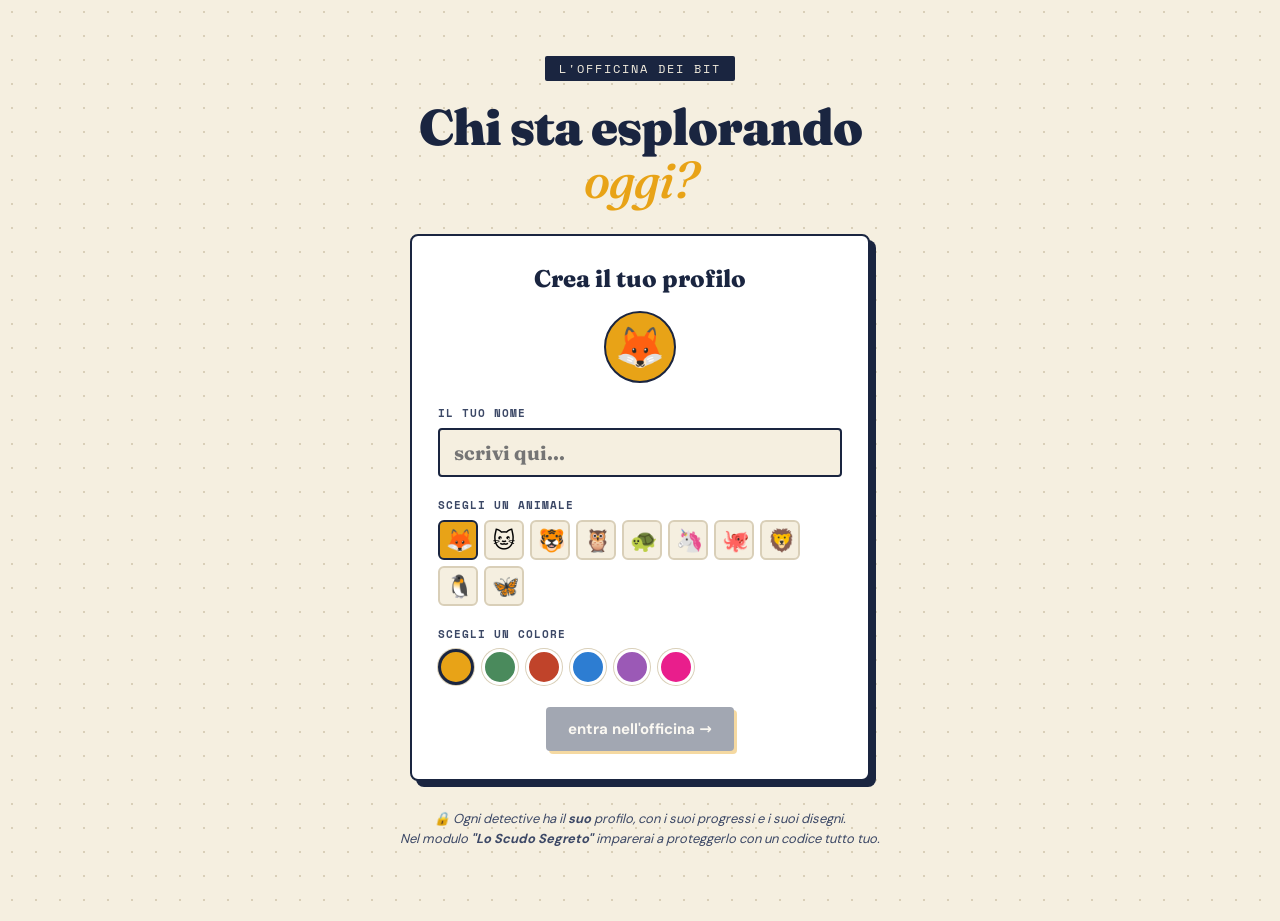
<file: officina-dei-bit.html>
<!DOCTYPE html>
<html lang="it">
<head>
<meta charset="UTF-8" />
<meta name="viewport" content="width=device-width, initial-scale=1.0" />
<title>L'Officina dei Bit</title>
<link rel="stylesheet" href="fonts.css" />

<style>
  * { box-sizing: border-box; }
  html, body { margin: 0; padding: 0; }
  body {
    font-family: 'DM Sans', system-ui, sans-serif;
    background: #f5efe0;
    color: #1a2540;
    -webkit-font-smoothing: antialiased;
  }
  button { font-family: inherit; }
  input { font-family: inherit; }
  @media (max-width: 600px) {
    .card-grid { grid-template-columns: 1fr !important; }
  }
  @keyframes oaBlink { 0%,90%,100%{transform:scaleY(0)} 95%{transform:scaleY(1)} }
  @keyframes oaGaze { 0%,100%{transform:translate(0,0)} 30%{transform:translate(1.6px,-1.2px)} 62%{transform:translate(-1.6px,.8px)} }
  @keyframes oaPulse { 0%,100%{opacity:1} 50%{opacity:.15} }
  @keyframes oaFloat { 0%,100%{transform:translateY(0)} 50%{transform:translateY(-3px)} }
  .oa-lid { transform-box:fill-box; transform-origin:top; animation:oaBlink 4.2s infinite; }
  .oa-look { transform-box:fill-box; animation:oaGaze 6s ease-in-out infinite; }
  .oa-px { animation:oaPulse 1.9s ease-in-out infinite; }
  .oa-float { transform-box:fill-box; animation:oaFloat 4.5s ease-in-out infinite; }
  @media (prefers-reduced-motion: reduce) { .oa-lid,.oa-look,.oa-px,.oa-float { animation:none; } }
  @keyframes reveal { from{ opacity:0; transform:translateY(12px) scale(.97) } to{ opacity:1; transform:none } }
  .reveal-pop{ animation:reveal .45s cubic-bezier(.2,.7,.3,1) both; }
  @media (prefers-reduced-motion: reduce) { .reveal-pop{ animation:none; } }
</style>

<!-- React + Babel via CDN -->
<script src="lib/react.production.min.js"></script>
<script src="lib/react-dom.production.min.js"></script>
<script src="profilebar.js"></script>
<script src="sipario.js"></script>
</head>
<body>
<div id="root"></div>

<script>
const {
  useState,
  useEffect,
  useCallback
} = React;

// ============================================================================
// PALETTE E TIPOGRAFIA
// ============================================================================

const PALETTE = {
  cream: '#f5efe0',
  creamDeep: '#ebe2cc',
  ink: '#1a2540',
  inkSoft: '#3c4866',
  amber: '#e8a317',
  amberGlow: '#ffd566',
  rust: '#c0432a',
  moss: '#4a8a5c',
  warmGray: '#9a9285',
  paperLine: '#d9cfb8'
};
const FONT_DISPLAY = "'Fraunces', Georgia, serif";
const FONT_HAND = "'Caveat', 'Comic Sans MS', cursive";
const FONT_BODY = "'DM Sans', system-ui, sans-serif";
const FONT_MONO = "'Space Mono', 'Courier New', monospace";

// ============================================================================
// ICONE INLINE (sostituiscono lucide-react in standalone)
// ============================================================================

const ICONS = {
  'x-circle': /*#__PURE__*/React.createElement(React.Fragment, null, /*#__PURE__*/React.createElement("circle", { cx: "12", cy: "12", r: "10" }), /*#__PURE__*/React.createElement("path", { d: "m15 9-6 6" }), /*#__PURE__*/React.createElement("path", { d: "m9 9 6 6" })),
  'arrow-left': /*#__PURE__*/React.createElement(React.Fragment, null, /*#__PURE__*/React.createElement("path", {
    d: "m12 19-7-7 7-7"
  }), /*#__PURE__*/React.createElement("path", {
    d: "M19 12H5"
  })),
  'lightbulb': /*#__PURE__*/React.createElement(React.Fragment, null, /*#__PURE__*/React.createElement("path", {
    d: "M15 14c.2-1 .7-1.7 1.5-2.5 1-.9 1.5-2.2 1.5-3.5A6 6 0 0 0 6 8c0 1 .2 2.2 1.5 3.5.7.7 1.3 1.5 1.5 2.5"
  }), /*#__PURE__*/React.createElement("path", {
    d: "M9 18h6"
  }), /*#__PURE__*/React.createElement("path", {
    d: "M10 22h4"
  })),
  'search': /*#__PURE__*/React.createElement(React.Fragment, null, /*#__PURE__*/React.createElement("circle", {
    cx: "11",
    cy: "11",
    r: "8"
  }), /*#__PURE__*/React.createElement("path", {
    d: "m21 21-4.3-4.3"
  })),
  'sparkles': /*#__PURE__*/React.createElement(React.Fragment, null, /*#__PURE__*/React.createElement("path", {
    d: "M9.937 15.5A2 2 0 0 0 8.5 14.063l-6.135-1.582a.5.5 0 0 1 0-.962L8.5 9.936A2 2 0 0 0 9.937 8.5l1.582-6.135a.5.5 0 0 1 .963 0L14.063 8.5A2 2 0 0 0 15.5 9.937l6.135 1.582a.5.5 0 0 1 0 .962L15.5 14.063a2 2 0 0 0-1.437 1.437l-1.582 6.135a.5.5 0 0 1-.963 0z"
  }), /*#__PURE__*/React.createElement("path", {
    d: "M20 3v4"
  }), /*#__PURE__*/React.createElement("path", {
    d: "M22 5h-4"
  })),
  'trophy': /*#__PURE__*/React.createElement(React.Fragment, null, /*#__PURE__*/React.createElement("path", {
    d: "M6 9H4.5a2.5 2.5 0 0 1 0-5H6"
  }), /*#__PURE__*/React.createElement("path", {
    d: "M18 9h1.5a2.5 2.5 0 0 0 0-5H18"
  }), /*#__PURE__*/React.createElement("path", {
    d: "M4 22h16"
  }), /*#__PURE__*/React.createElement("path", {
    d: "M10 14.66V17c0 .55-.47.98-.97 1.21C7.85 18.75 7 20.24 7 22"
  }), /*#__PURE__*/React.createElement("path", {
    d: "M14 14.66V17c0 .55.47.98.97 1.21C16.15 18.75 17 20.24 17 22"
  }), /*#__PURE__*/React.createElement("path", {
    d: "M18 2H6v7a6 6 0 0 0 12 0V2Z"
  })),
  'lock': /*#__PURE__*/React.createElement(React.Fragment, null, /*#__PURE__*/React.createElement("rect", {
    width: "18",
    height: "11",
    x: "3",
    y: "11",
    rx: "2",
    ry: "2"
  }), /*#__PURE__*/React.createElement("path", {
    d: "M7 11V7a5 5 0 0 1 10 0v4"
  })),
  'chevron-right': /*#__PURE__*/React.createElement(React.Fragment, null, /*#__PURE__*/React.createElement("path", {
    d: "m9 18 6-6-6-6"
  })),
  'rotate-ccw': /*#__PURE__*/React.createElement(React.Fragment, null, /*#__PURE__*/React.createElement("path", {
    d: "M3 12a9 9 0 1 0 9-9 9.75 9.75 0 0 0-6.74 2.74L3 8"
  }), /*#__PURE__*/React.createElement("path", {
    d: "M3 3v5h5"
  })),
  'check-circle': /*#__PURE__*/React.createElement(React.Fragment, null, /*#__PURE__*/React.createElement("circle", {
    cx: "12",
    cy: "12",
    r: "10"
  }), /*#__PURE__*/React.createElement("path", {
    d: "m9 12 2 2 4-4"
  })),
  'star': /*#__PURE__*/React.createElement("polygon", {
    points: "12 2 15.09 8.26 22 9.27 17 14.14 18.18 21.02 12 17.77 5.82 21.02 7 14.14 2 9.27 8.91 8.26 12 2"
  }),
  'cpu': /*#__PURE__*/React.createElement(React.Fragment, null, /*#__PURE__*/React.createElement("rect", {
    width: "16",
    height: "16",
    x: "4",
    y: "4",
    rx: "2"
  }), /*#__PURE__*/React.createElement("rect", {
    width: "6",
    height: "6",
    x: "9",
    y: "9",
    rx: "1"
  }), /*#__PURE__*/React.createElement("path", {
    d: "M15 2v2"
  }), /*#__PURE__*/React.createElement("path", {
    d: "M15 20v2"
  }), /*#__PURE__*/React.createElement("path", {
    d: "M2 15h2"
  }), /*#__PURE__*/React.createElement("path", {
    d: "M2 9h2"
  }), /*#__PURE__*/React.createElement("path", {
    d: "M20 15h2"
  }), /*#__PURE__*/React.createElement("path", {
    d: "M20 9h2"
  }), /*#__PURE__*/React.createElement("path", {
    d: "M9 2v2"
  }), /*#__PURE__*/React.createElement("path", {
    d: "M9 20v2"
  })),
  'hard-drive': /*#__PURE__*/React.createElement(React.Fragment, null, /*#__PURE__*/React.createElement("line", {
    x1: "22",
    x2: "2",
    y1: "12",
    y2: "12"
  }), /*#__PURE__*/React.createElement("path", {
    d: "M5.45 5.11 2 12v6a2 2 0 0 0 2 2h16a2 2 0 0 0 2-2v-6l-3.45-6.89A2 2 0 0 0 16.76 4H7.24a2 2 0 0 0-1.79 1.11z"
  }), /*#__PURE__*/React.createElement("circle", {
    cx: "6",
    cy: "16",
    r: "0.5",
    fill: "currentColor"
  }), /*#__PURE__*/React.createElement("circle", {
    cx: "10",
    cy: "16",
    r: "0.5",
    fill: "currentColor"
  })),
  'memory-stick': /*#__PURE__*/React.createElement(React.Fragment, null, /*#__PURE__*/React.createElement("path", {
    d: "M6 19v-3"
  }), /*#__PURE__*/React.createElement("path", {
    d: "M10 19v-3"
  }), /*#__PURE__*/React.createElement("path", {
    d: "M14 19v-3"
  }), /*#__PURE__*/React.createElement("path", {
    d: "M18 19v-3"
  }), /*#__PURE__*/React.createElement("path", {
    d: "M8 11V9"
  }), /*#__PURE__*/React.createElement("path", {
    d: "M16 11V9"
  }), /*#__PURE__*/React.createElement("path", {
    d: "M12 11V9"
  }), /*#__PURE__*/React.createElement("path", {
    d: "M2 15h20"
  }), /*#__PURE__*/React.createElement("path", {
    d: "M2 7a2 2 0 0 1 2-2h16a2 2 0 0 1 2 2v1.1a2 2 0 0 0 0 3.8V17a2 2 0 0 1-2 2H4a2 2 0 0 1-2-2v-5.1a2 2 0 0 0 0-3.8Z"
  })),
  'monitor': /*#__PURE__*/React.createElement(React.Fragment, null, /*#__PURE__*/React.createElement("rect", {
    width: "20",
    height: "14",
    x: "2",
    y: "3",
    rx: "2"
  }), /*#__PURE__*/React.createElement("line", {
    x1: "8",
    x2: "16",
    y1: "21",
    y2: "21"
  }), /*#__PURE__*/React.createElement("line", {
    x1: "12",
    x2: "12",
    y1: "17",
    y2: "21"
  })),
  'smartphone': /*#__PURE__*/React.createElement(React.Fragment, null, /*#__PURE__*/React.createElement("rect", {
    width: "14",
    height: "20",
    x: "5",
    y: "2",
    rx: "2",
    ry: "2"
  }), /*#__PURE__*/React.createElement("path", {
    d: "M12 18h.01"
  })),
  'zap': /*#__PURE__*/React.createElement("path", {
    d: "M4 14a1 1 0 0 1-.78-1.63l9.9-10.2a.5.5 0 0 1 .86.46l-1.92 6.02A1 1 0 0 0 13 10h7a1 1 0 0 1 .78 1.63l-9.9 10.2a.5.5 0 0 1-.86-.46l1.92-6.02A1 1 0 0 0 11 14z"
  }),
  'play': /*#__PURE__*/React.createElement("polygon", {
    points: "6 3 20 12 6 21 6 3"
  }),
  'palette': /*#__PURE__*/React.createElement(React.Fragment, null, /*#__PURE__*/React.createElement("circle", {
    cx: "13.5",
    cy: "6.5",
    r: ".5",
    fill: "currentColor"
  }), /*#__PURE__*/React.createElement("circle", {
    cx: "17.5",
    cy: "10.5",
    r: ".5",
    fill: "currentColor"
  }), /*#__PURE__*/React.createElement("circle", {
    cx: "8.5",
    cy: "7.5",
    r: ".5",
    fill: "currentColor"
  }), /*#__PURE__*/React.createElement("circle", {
    cx: "6.5",
    cy: "12.5",
    r: ".5",
    fill: "currentColor"
  }), /*#__PURE__*/React.createElement("path", {
    d: "M12 2C6.5 2 2 6.5 2 12s4.5 10 10 10c.926 0 1.648-.746 1.648-1.688 0-.437-.18-.835-.437-1.125-.29-.289-.438-.652-.438-1.125a1.64 1.64 0 0 1 1.668-1.668h1.996c3.051 0 5.555-2.503 5.555-5.554C21.965 6.012 17.461 2 12 2z"
  })),
  'image': /*#__PURE__*/React.createElement(React.Fragment, null, /*#__PURE__*/React.createElement("rect", {
    width: "18",
    height: "18",
    x: "3",
    y: "3",
    rx: "2",
    ry: "2"
  }), /*#__PURE__*/React.createElement("circle", {
    cx: "9",
    cy: "9",
    r: "2"
  }), /*#__PURE__*/React.createElement("path", {
    d: "m21 15-3.086-3.086a2 2 0 0 0-2.828 0L6 21"
  })),
  'eye': /*#__PURE__*/React.createElement(React.Fragment, null, /*#__PURE__*/React.createElement("path", {
    d: "M2.062 12.348a1 1 0 0 1 0-.696 10.75 10.75 0 0 1 19.876 0 1 1 0 0 1 0 .696 10.75 10.75 0 0 1-19.876 0"
  }), /*#__PURE__*/React.createElement("circle", {
    cx: "12",
    cy: "12",
    r: "3"
  })),
  'grid': /*#__PURE__*/React.createElement(React.Fragment, null, /*#__PURE__*/React.createElement("rect", {
    width: "18",
    height: "18",
    x: "3",
    y: "3",
    rx: "2"
  }), /*#__PURE__*/React.createElement("path", {
    d: "M3 9h18"
  }), /*#__PURE__*/React.createElement("path", {
    d: "M3 15h18"
  }), /*#__PURE__*/React.createElement("path", {
    d: "M9 3v18"
  }), /*#__PURE__*/React.createElement("path", {
    d: "M15 3v18"
  })),
  'zoom-in': /*#__PURE__*/React.createElement(React.Fragment, null, /*#__PURE__*/React.createElement("circle", {
    cx: "11",
    cy: "11",
    r: "8"
  }), /*#__PURE__*/React.createElement("line", {
    x1: "21",
    x2: "16.65",
    y1: "21",
    y2: "16.65"
  }), /*#__PURE__*/React.createElement("line", {
    x1: "11",
    x2: "11",
    y1: "8",
    y2: "14"
  }), /*#__PURE__*/React.createElement("line", {
    x1: "8",
    x2: "14",
    y1: "11",
    y2: "11"
  })),
  'bot': /*#__PURE__*/React.createElement(React.Fragment, null, /*#__PURE__*/React.createElement("path", {
    d: "M12 8V4H8"
  }), /*#__PURE__*/React.createElement("rect", {
    width: "16",
    height: "12",
    x: "4",
    y: "8",
    rx: "2"
  }), /*#__PURE__*/React.createElement("path", {
    d: "M2 14h2"
  }), /*#__PURE__*/React.createElement("path", {
    d: "M20 14h2"
  }), /*#__PURE__*/React.createElement("path", {
    d: "M15 13v2"
  }), /*#__PURE__*/React.createElement("path", {
    d: "M9 13v2"
  })),
  'globe': /*#__PURE__*/React.createElement(React.Fragment, null, /*#__PURE__*/React.createElement("circle", {
    cx: "12",
    cy: "12",
    r: "10"
  }), /*#__PURE__*/React.createElement("path", {
    d: "M12 2a14.5 14.5 0 0 0 0 20 14.5 14.5 0 0 0 0-20"
  }), /*#__PURE__*/React.createElement("path", {
    d: "M2 12h20"
  })),
  'shield': /*#__PURE__*/React.createElement("path", {
    d: "M20 13c0 5-3.5 7.5-7.66 8.95a1 1 0 0 1-.67-.01C7.5 20.5 4 18 4 13V6a1 1 0 0 1 1-1c2 0 4.5-1.2 6.24-2.72a1.17 1.17 0 0 1 1.52 0C14.51 3.81 17 5 19 5a1 1 0 0 1 1 1z"
  }),
  'message-circle': /*#__PURE__*/React.createElement("path", {
    d: "M7.9 20A9 9 0 1 0 4 16.1L2 22Z"
  }),
  'key': /*#__PURE__*/React.createElement(React.Fragment, null, /*#__PURE__*/React.createElement("path", {
    d: "m15.5 7.5 3 3L22 7l-3-3"
  }), /*#__PURE__*/React.createElement("path", {
    d: "m21 2-9.6 9.6"
  }), /*#__PURE__*/React.createElement("circle", {
    cx: "7.5",
    cy: "15.5",
    r: "5.5"
  })),
  'arrow-up': /*#__PURE__*/React.createElement(React.Fragment, null, /*#__PURE__*/React.createElement("path", {
    d: "m5 12 7-7 7 7"
  }), /*#__PURE__*/React.createElement("path", {
    d: "M12 19V5"
  })),
  'egg': React.createElement("path", {d: "M12 2C8 2 4 8 4 14a8 8 0 0 0 16 0c0-6-4-12-8-12"}),
  'apple': React.createElement(React.Fragment, null, React.createElement("path", {d: "M12 6.528V3a1 1 0 0 1 1-1h0"}), React.createElement("path", {d: "M18.237 21A15 15 0 0 0 22 11a6 6 0 0 0-10-4.472A6 6 0 0 0 2 11a15.1 15.1 0 0 0 3.763 10 3 3 0 0 0 3.648.648 5.5 5.5 0 0 1 5.178 0A3 3 0 0 0 18.237 21"})),
  'milk': React.createElement(React.Fragment, null, React.createElement("path", {d: "M5.116 4.104A1 1 0 0 1 6.11 3h11.78a1 1 0 0 1 .994 1.105L17.19 20.21A2 2 0 0 1 15.2 22H8.8a2 2 0 0 1-2-1.79z"}), React.createElement("path", {d: "M6 12a5 5 0 0 1 6 0 5 5 0 0 0 6 0"})),
  'choc': React.createElement(React.Fragment, null, React.createElement("path", {d: "M10 7v10.9"}), React.createElement("path", {d: "M14 6.1V17"}), React.createElement("path", {d: "M16 7V3a1 1 0 0 1 1.707-.707 2.5 2.5 0 0 0 2.152.717 1 1 0 0 1 1.131 1.131 2.5 2.5 0 0 0 .717 2.152A1 1 0 0 1 21 8h-4"}), React.createElement("path", {d: "M16.536 7.465a5 5 0 0 0-7.072 0l-2 2a5 5 0 0 0 0 7.07 5 5 0 0 0 7.072 0l2-2a5 5 0 0 0 0-7.07"}), React.createElement("path", {d: "M8 17v4a1 1 0 0 1-1.707.707 2.5 2.5 0 0 0-2.152-.717 1 1 0 0 1-1.131-1.131 2.5 2.5 0 0 0-.717-2.152A1 1 0 0 1 3 16h4"})),
  'wheat': React.createElement(React.Fragment, null, React.createElement("path", {d: "M2 22 16 8"}), React.createElement("path", {d: "M3.47 12.53 5 11l1.53 1.53a3.5 3.5 0 0 1 0 4.94L5 19l-1.53-1.53a3.5 3.5 0 0 1 0-4.94Z"}), React.createElement("path", {d: "M7.47 8.53 9 7l1.53 1.53a3.5 3.5 0 0 1 0 4.94L9 15l-1.53-1.53a3.5 3.5 0 0 1 0-4.94Z"}), React.createElement("path", {d: "M11.47 4.53 13 3l1.53 1.53a3.5 3.5 0 0 1 0 4.94L13 11l-1.53-1.53a3.5 3.5 0 0 1 0-4.94Z"}), React.createElement("path", {d: "M20 2h2v2a4 4 0 0 1-4 4h-2V6a4 4 0 0 1 4-4Z"}), React.createElement("path", {d: "M11.47 17.47 13 19l-1.53 1.53a3.5 3.5 0 0 1-4.94 0L5 19l1.53-1.53a3.5 3.5 0 0 1 4.94 0Z"}), React.createElement("path", {d: "M15.47 13.47 17 15l-1.53 1.53a3.5 3.5 0 0 1-4.94 0L9 15l1.53-1.53a3.5 3.5 0 0 1 4.94 0Z"}), React.createElement("path", {d: "M19.47 9.47 21 11l-1.53 1.53a3.5 3.5 0 0 1-4.94 0L13 11l1.53-1.53a3.5 3.5 0 0 1 4.94 0Z"})),
  'rabbit': React.createElement(React.Fragment, null, React.createElement("path", {d: "M13 16a3 3 0 0 1 2.24 5"}), React.createElement("path", {d: "M18 12h.01"}), React.createElement("path", {d: "M18 21h-8a4 4 0 0 1-4-4 7 7 0 0 1 7-7h.2L9.6 6.4a1 1 0 1 1 2.8-2.8L15.8 7h.2c3.3 0 6 2.7 6 6v1a2 2 0 0 1-2 2h-1a3 3 0 0 0-3 3"}), React.createElement("path", {d: "M20 8.54V4a2 2 0 1 0-4 0v3"}), React.createElement("path", {d: "M7.612 12.524a3 3 0 1 0-1.6 4.3"})),
  'turtle': React.createElement(React.Fragment, null, React.createElement("path", {d: "m12 10 2 4v3a1 1 0 0 0 1 1h2a1 1 0 0 0 1-1v-3a8 8 0 1 0-16 0v3a1 1 0 0 0 1 1h2a1 1 0 0 0 1-1v-3l2-4h4Z"}), React.createElement("path", {d: "M4.82 7.9 8 10"}), React.createElement("path", {d: "M15.18 7.9 12 10"}), React.createElement("path", {d: "M16.93 10H20a2 2 0 0 1 0 4H2"})),
  'snail': React.createElement(React.Fragment, null, React.createElement("path", {d: "M2 13a6 6 0 1 0 12 0 4 4 0 1 0-8 0 2 2 0 0 0 4 0"}), React.createElement("circle", {cx: "10", cy: "13", r: "8"}), React.createElement("path", {d: "M2 21h12c4.4 0 8-3.6 8-8V7a2 2 0 1 0-4 0v6"}), React.createElement("path", {d: "M18 3 19.1 5.2"}), React.createElement("path", {d: "M22 3 20.9 5.2"})),
  'flag': React.createElement("path", {d: "M4 22V4a1 1 0 0 1 .4-.8A6 6 0 0 1 8 2c3 0 5 2 7.333 2q2 0 3.067-.8A1 1 0 0 1 20 4v10a1 1 0 0 1-.4.8A6 6 0 0 1 16 16c-3 0-5-2-8-2a6 6 0 0 0-4 1.528"}),
  'camera': React.createElement(React.Fragment, null, React.createElement("path", {d: "M13.997 4a2 2 0 0 1 1.76 1.05l.486.9A2 2 0 0 0 18.003 7H20a2 2 0 0 1 2 2v9a2 2 0 0 1-2 2H4a2 2 0 0 1-2-2V9a2 2 0 0 1 2-2h1.997a2 2 0 0 0 1.759-1.048l.489-.904A2 2 0 0 1 10.004 4z"}), React.createElement("circle", {cx: "12", cy: "13", r: "3"})),
  'music': React.createElement(React.Fragment, null, React.createElement("path", {d: "M9 18V5l12-2v13"}), React.createElement("circle", {cx: "6", cy: "18", r: "3"}), React.createElement("circle", {cx: "18", cy: "16", r: "3"})),
  'gamepad': React.createElement(React.Fragment, null, React.createElement("line", {x1: "6", x2: "10", y1: "11", y2: "11"}), React.createElement("line", {x1: "8", x2: "8", y1: "9", y2: "13"}), React.createElement("line", {x1: "15", x2: "15.01", y1: "12", y2: "12"}), React.createElement("line", {x1: "18", x2: "18.01", y1: "10", y2: "10"}), React.createElement("path", {d: "M17.32 5H6.68a4 4 0 0 0-3.978 3.59c-.006.052-.01.101-.017.152C2.604 9.416 2 14.456 2 16a3 3 0 0 0 3 3c1 0 1.5-.5 2-1l1.414-1.414A2 2 0 0 1 9.828 16h4.344a2 2 0 0 1 1.414.586L17 18c.5.5 1 1 2 1a3 3 0 0 0 3-3c0-1.545-.604-6.584-.685-7.258-.007-.05-.011-.1-.017-.151A4 4 0 0 0 17.32 5z"})),
  'map': React.createElement(React.Fragment, null, React.createElement("path", {d: "M14.106 5.553a2 2 0 0 0 1.788 0l3.659-1.83A1 1 0 0 1 21 4.619v12.764a1 1 0 0 1-.553.894l-4.553 2.277a2 2 0 0 1-1.788 0l-4.212-2.106a2 2 0 0 0-1.788 0l-3.659 1.83A1 1 0 0 1 3 19.381V6.618a1 1 0 0 1 .553-.894l4.553-2.277a2 2 0 0 1 1.788 0z"}), React.createElement("path", {d: "M15 5.764v15"}), React.createElement("path", {d: "M9 3.236v15"})),
  'microscope': React.createElement(React.Fragment, null, React.createElement("path", {d: "M6 18h8"}), React.createElement("path", {d: "M3 22h18"}), React.createElement("path", {d: "M14 22a7 7 0 1 0 0-14h-1"}), React.createElement("path", {d: "M9 14h2"}), React.createElement("path", {d: "M9 12a2 2 0 0 1-2-2V6h6v4a2 2 0 0 1-2 2Z"}), React.createElement("path", {d: "M12 6V3a1 1 0 0 0-1-1H9a1 1 0 0 0-1 1v3"})),
  'cake': React.createElement(React.Fragment, null, React.createElement("path", {d: "M20 21v-8a2 2 0 0 0-2-2H6a2 2 0 0 0-2 2v8"}), React.createElement("path", {d: "M4 16s.5-1 2-1 2.5 2 4 2 2.5-2 4-2 2.5 2 4 2 2-1 2-1"}), React.createElement("path", {d: "M2 21h20"}), React.createElement("path", {d: "M7 8v3"}), React.createElement("path", {d: "M12 8v3"}), React.createElement("path", {d: "M17 8v3"}), React.createElement("path", {d: "M7 4h.01"}), React.createElement("path", {d: "M12 4h.01"}), React.createElement("path", {d: "M17 4h.01"})),
  'chef-hat': React.createElement(React.Fragment, null, React.createElement("path", {d: "M17 21a1 1 0 0 0 1-1v-5.35c0-.457.316-.844.727-1.041a4 4 0 0 0-2.134-7.589 5 5 0 0 0-9.186 0 4 4 0 0 0-2.134 7.588c.411.198.727.585.727 1.041V20a1 1 0 0 0 1 1Z"}), React.createElement("path", {d: "M6 17h12"})),
};
function Icon({
  name,
  size = 24,
  fill = 'none',
  strokeWidth = 2,
  style,
  color
}) {
  const paths = ICONS[name];
  return /*#__PURE__*/React.createElement("svg", {
    width: size,
    height: size,
    viewBox: "0 0 24 24",
    fill: fill,
    stroke: color || 'currentColor',
    strokeWidth: strokeWidth,
    strokeLinecap: "round",
    strokeLinejoin: "round",
    style: style
  }, paths);
}

// ============================================================================
// UTILITY
// ============================================================================

function letterToBinary(char) {
  return char.charCodeAt(0).toString(2).padStart(8, '0');
}
function normalize(char) {
  return char.normalize('NFD').replace(/[\u0300-\u036f]/g, '').toUpperCase();
}
function generateDecodeRounds() {
  const pool = 'ABCDEFGHILMNOPRSTUV';
  const rounds = [];
  const used = new Set();
  while (rounds.length < 6) {
    const ch = pool[Math.floor(Math.random() * pool.length)];
    if (used.has(ch)) continue;
    used.add(ch);
    const distractors = new Set();
    while (distractors.size < 3) {
      const d = pool[Math.floor(Math.random() * pool.length)];
      if (d !== ch) distractors.add(d);
    }
    const options = [ch, ...Array.from(distractors)].sort(() => Math.random() - 0.5);
    rounds.push({
      answer: ch,
      binary: letterToBinary(ch),
      options
    });
  }
  return rounds;
}

// ============================================================================
// PERSISTENT STORAGE (localStorage) — MULTI-PROFILO
// ============================================================================

const STORE_KEY = 'officina-bit-store-v2';
const OLD_KEY = 'officina-bit-progress-v1';
const PROFILE_COLORS = ['#e8a317', '#4a8a5c', '#c0432a', '#2d7dd2', '#9b59b6', '#e91e8c'];
const PROFILE_AVATARS = ['🦊', '🐱', '🐯', '🦉', '🐢', '🦄', '🐙', '🦁', '🐧', '🦋'];
function makeId() {
  return 'p' + Date.now().toString(36) + Math.random().toString(36).slice(2, 6);
}
function freshProgress() {
  return {
    module1: {
      pagesDone: [],
      userName: '',
      bestDecode: 0
    },
    module2: {
      pagesDone: []
    },
    module3: {
      pagesDone: [],
      pixelArt: null
    },
    module4: {
      pagesDone: []
    }
  };
}
const MODULE_KEYS = ['module1', 'module2', 'module3', 'module4'];
const PAGES_PER_MODULE = 7;
function loadStore() {
  try {
    const raw = localStorage.getItem(STORE_KEY);
    if (raw) {
      const p = JSON.parse(raw);
      return {
        profiles: p.profiles || [],
        activeId: p.activeId || null,
        progressByProfile: p.progressByProfile || {}
      };
    }
    // Migrazione dal vecchio schema a profilo singolo
    const old = localStorage.getItem(OLD_KEY);
    if (old) {
      const oldProg = {
        ...freshProgress(),
        ...JSON.parse(old)
      };
      const id = makeId();
      const name = oldProg.module1 && oldProg.module1.userName ? oldProg.module1.userName : 'Esploratore';
      return {
        profiles: [{
          id,
          name,
          avatar: PROFILE_AVATARS[0],
          color: PROFILE_COLORS[0]
        }],
        activeId: null,
        progressByProfile: {
          [id]: oldProg
        }
      };
    }
  } catch (e) {/* ignora */}
  return {
    profiles: [],
    activeId: null,
    progressByProfile: {}
  };
}
function saveStore(store) {
  try {
    localStorage.setItem(STORE_KEY, JSON.stringify(store));
  } catch (e) {/* ignora */}
}

// ============================================================================
// TACCUINO (gamification) — patente da esploratore + distintivi per modulo
// ============================================================================

const MODULI_BIT = [{
  n: '01',
  key: 'module1',
  title: 'Il Linguaggio Segreto',
  icon: 'lightbulb',
  accent: PALETTE.amber
}, {
  n: '02',
  key: 'module2',
  title: 'Dentro la Scatola',
  icon: 'search',
  accent: PALETTE.moss
}, {
  n: '03',
  key: 'module3',
  title: 'I Pixel Magici',
  icon: 'sparkles',
  accent: PALETTE.rust
}, {
  n: '04',
  key: 'module4',
  title: 'Le Istruzioni Magiche',
  icon: 'bot',
  accent: PALETTE.moss
}, {
  n: '05',
  key: null,
  title: 'La Grande Ragnatela',
  icon: 'globe',
  accent: PALETTE.amber,
  locked: true
}, {
  n: '06',
  key: null,
  title: 'Lo Scudo Segreto',
  icon: 'shield',
  accent: PALETTE.rust,
  locked: true
}, {
  n: '07',
  key: null,
  title: 'La Mente Finta',
  icon: 'message-circle',
  accent: PALETTE.moss,
  locked: true
}, {
  n: '08',
  key: null,
  title: 'I Messaggi Cifrati',
  icon: 'key',
  accent: PALETTE.amber,
  locked: true
}];
const GRADI_BIT = [{
  soglia: 0,
  nome: 'Apprendista'
}, {
  soglia: 1,
  nome: 'Smontatore di bit'
}, {
  soglia: 3,
  nome: 'Tecnico dei bit'
}, {
  soglia: 5,
  nome: 'Esperto di macchine'
}, {
  soglia: 7,
  nome: 'Maestro dei bit'
}];
function statoModulo(progress, m) {
  if (m.locked) return 'locked';
  const done = progress[m.key] ? progress[m.key].pagesDone.length : 0;
  if (done >= 7) return 'done';
  if (done > 0) return 'progress';
  return 'new';
}
function BitTaccuinoView({
  progress,
  profile,
  onBack
}) {
  const stati = MODULI_BIT.map(m => ({
    ...m,
    stato: statoModulo(progress, m)
  }));
  const completati = stati.filter(s => s.stato === 'done').length;
  const totSblocc = MODULI_BIT.filter(m => !m.locked).length;
  const grado = [...GRADI_BIT].reverse().find(g => completati >= g.soglia) || GRADI_BIT[0];
  const prossimo = GRADI_BIT.find(g => g.soglia > completati) || null;
  const dal = profile && profile.dal ? new Date(profile.dal).toLocaleDateString('it-IT') : null;
  return /*#__PURE__*/React.createElement("div", {
    style: {
      maxWidth: 760,
      margin: '0 auto'
    }
  }, /*#__PURE__*/React.createElement("button", {
    onClick: onBack,
    style: {
      background: 'transparent',
      border: 'none',
      cursor: 'pointer',
      color: PALETTE.inkSoft,
      fontSize: 14,
      fontFamily: FONT_BODY,
      marginBottom: 14
    }
  }, "\u2190 torna all'officina"), /*#__PURE__*/React.createElement("div", {
    style: {
      background: '#fff',
      border: `3px solid ${PALETTE.ink}`,
      borderRadius: 10,
      boxShadow: `7px 7px 0 ${PALETTE.amber}`,
      padding: '18px 20px'
    }
  }, /*#__PURE__*/React.createElement("div", {
    style: {
      display: 'flex',
      justifyContent: 'space-between',
      alignItems: 'center',
      marginBottom: 14,
      flexWrap: 'wrap',
      gap: 6
    }
  }, /*#__PURE__*/React.createElement("span", {
    style: {
      fontFamily: FONT_MONO,
      fontSize: 11,
      letterSpacing: 2,
      fontWeight: 700,
      color: PALETTE.amber
    }
  }, "TESSERINO DA SMONTATORE"), /*#__PURE__*/React.createElement("span", {
    style: {
      display: 'inline-flex',
      alignItems: 'center',
      gap: 6,
      fontFamily: FONT_MONO,
      fontSize: 10,
      letterSpacing: 1,
      color: PALETTE.inkSoft
    }
  }, /*#__PURE__*/React.createElement(EyeBitAvatar, {
    size: 18
  }), " L'OFFICINA DEI BIT")), /*#__PURE__*/React.createElement("div", {
    style: {
      display: 'flex',
      alignItems: 'center',
      gap: 16,
      flexWrap: 'wrap'
    }
  }, /*#__PURE__*/React.createElement("div", {
    style: {
      width: 76,
      height: 76,
      borderRadius: '50%',
      background: profile ? profile.color : PALETTE.amber,
      display: 'flex',
      alignItems: 'center',
      justifyContent: 'center',
      fontSize: 42,
      border: `2.5px solid ${PALETTE.ink}`,
      flexShrink: 0
    }
  }, profile ? profile.avatar : '🔧'), /*#__PURE__*/React.createElement("div", {
    style: {
      flex: '1 1 160px'
    }
  }, /*#__PURE__*/React.createElement("div", {
    style: {
      fontFamily: FONT_DISPLAY,
      fontWeight: 900,
      fontSize: 'clamp(24px, 3vw, 32px)',
      lineHeight: 1.05,
      color: PALETTE.ink
    }
  }, profile ? profile.name : 'Esploratore'), /*#__PURE__*/React.createElement("div", {
    style: {
      display: 'inline-block',
      marginTop: 6,
      fontFamily: FONT_MONO,
      fontSize: 12,
      fontWeight: 700,
      letterSpacing: 1,
      color: '#fff',
      background: PALETTE.amber,
      padding: '4px 11px',
      borderRadius: 4
    }
  }, grado.nome.toUpperCase()), dal && /*#__PURE__*/React.createElement("div", {
    style: {
      fontFamily: FONT_MONO,
      fontSize: 10,
      color: PALETTE.inkSoft,
      marginTop: 7
    }
  }, "esplora dal ", dal))), /*#__PURE__*/React.createElement("div", {
    style: {
      marginTop: 16
    }
  }, /*#__PURE__*/React.createElement("div", {
    style: {
      display: 'flex',
      justifyContent: 'space-between',
      fontFamily: FONT_MONO,
      fontSize: 11,
      color: PALETTE.inkSoft,
      marginBottom: 5
    }
  }, /*#__PURE__*/React.createElement("span", null, "DISTINTIVI"), /*#__PURE__*/React.createElement("span", null, completati, "/", totSblocc)), /*#__PURE__*/React.createElement("div", {
    style: {
      height: 10,
      background: PALETTE.creamDeep,
      borderRadius: 5,
      overflow: 'hidden',
      border: `1.5px solid ${PALETTE.ink}`
    }
  }, /*#__PURE__*/React.createElement("div", {
    style: {
      width: `${Math.round(completati / totSblocc * 100)}%`,
      height: '100%',
      background: PALETTE.amber,
      transition: 'width .4s'
    }
  })), prossimo && /*#__PURE__*/React.createElement("p", {
    style: {
      fontFamily: FONT_MONO,
      fontSize: 11,
      color: PALETTE.inkSoft,
      margin: '8px 0 0'
    }
  }, "Prossimo grado: ", /*#__PURE__*/React.createElement("strong", {
    style: {
      color: PALETTE.ink
    }
  }, prossimo.nome), ", a ", prossimo.soglia, " distintivi."))), /*#__PURE__*/React.createElement("h3", {
    style: {
      fontFamily: FONT_DISPLAY,
      fontWeight: 900,
      fontSize: 20,
      margin: '26px 0 12px',
      color: PALETTE.ink
    }
  }, "I tuoi distintivi ", /*#__PURE__*/React.createElement("span", {
    style: {
      fontFamily: FONT_MONO,
      fontSize: 13,
      color: PALETTE.inkSoft,
      fontWeight: 400
    }
  }, "\xB7 ", completati, "/", totSblocc)), /*#__PURE__*/React.createElement("div", {
    style: {
      display: 'grid',
      gridTemplateColumns: 'repeat(auto-fit, minmax(150px, 1fr))',
      gap: 12
    }
  }, stati.map(s => {
    const done = s.stato === 'done';
    const prog = s.stato === 'progress';
    const locked = s.stato === 'locked';
    return /*#__PURE__*/React.createElement("div", {
      key: s.n,
      style: {
        background: locked ? PALETTE.creamDeep : '#fff',
        border: `2px solid ${done ? s.accent : locked ? PALETTE.warmGray + '60' : PALETTE.ink}`,
        borderRadius: 8,
        padding: '14px',
        minHeight: 122,
        boxShadow: done ? `3px 3px 0 ${s.accent}` : 'none',
        opacity: locked ? 0.6 : 1,
        display: 'flex',
        flexDirection: 'column',
        gap: 8
      }
    }, /*#__PURE__*/React.createElement("div", {
      style: {
        display: 'flex',
        justifyContent: 'space-between',
        alignItems: 'center'
      }
    }, /*#__PURE__*/React.createElement("span", {
      style: {
        fontFamily: FONT_MONO,
        fontSize: 10,
        fontWeight: 700,
        letterSpacing: 1,
        color: done ? '#fff' : PALETTE.inkSoft,
        background: done ? s.accent : 'transparent',
        borderRadius: 3,
        padding: done ? '2px 6px' : 0
      }
    }, "N\xB0", s.n), /*#__PURE__*/React.createElement("span", {
      style: {
        color: locked ? PALETTE.warmGray : s.accent
      }
    }, /*#__PURE__*/React.createElement(Icon, {
      name: locked ? 'lock' : s.icon,
      size: 22,
      strokeWidth: 1.8
    }))), /*#__PURE__*/React.createElement("div", {
      style: {
        fontFamily: FONT_DISPLAY,
        fontWeight: 700,
        fontSize: 15,
        lineHeight: 1.12,
        color: locked ? PALETTE.warmGray : PALETTE.ink
      }
    }, s.title), /*#__PURE__*/React.createElement("div", {
      style: {
        marginTop: 'auto'
      }
    }, done && /*#__PURE__*/React.createElement("span", {
      style: {
        display: 'inline-flex',
        alignItems: 'center',
        gap: 5,
        fontFamily: FONT_MONO,
        fontSize: 11,
        fontWeight: 700,
        letterSpacing: 1,
        color: s.accent
      }
    }, /*#__PURE__*/React.createElement(Icon, {
      name: "check-circle",
      size: 14
    }), " FATTO"), prog && /*#__PURE__*/React.createElement("span", {
      style: {
        fontFamily: FONT_MONO,
        fontSize: 11,
        color: PALETTE.inkSoft
      }
    }, "in corso\u2026"), s.stato === 'new' && /*#__PURE__*/React.createElement("span", {
      style: {
        fontFamily: FONT_MONO,
        fontSize: 11,
        color: PALETTE.inkSoft
      }
    }, "da fare"), locked && /*#__PURE__*/React.createElement("span", {
      style: {
        display: 'inline-flex',
        alignItems: 'center',
        gap: 5,
        fontFamily: FONT_MONO,
        fontSize: 10,
        letterSpacing: 1,
        color: PALETTE.warmGray
      }
    }, /*#__PURE__*/React.createElement(Icon, {
      name: "lock",
      size: 11
    }), " IN ARRIVO")));
  })));
}

// ============================================================================
// APP
// ============================================================================

function App() {
  const [view, setView] = useState('hub');
  const [module1Page, setModule1Page] = useState(0);
  const [module2Page, setModule2Page] = useState(0);
  const [module3Page, setModule3Page] = useState(0);
  const [module4Page, setModule4Page] = useState(0);
  const [store, setStore] = useState(loadStore());
  const [entrato, setEntrato] = useState(() => typeof sessionStorage !== 'undefined' && sessionStorage.getItem('bit-entrato') === '1');
  const marcaEntrato = fn => (...a) => { setEntrato(true); try { sessionStorage.setItem('bit-entrato', '1'); } catch (e) {} return fn && fn(...a); };
  const [siparioFatto, setSiparioFatto] = useState(() => typeof sessionStorage !== 'undefined' && sessionStorage.getItem('bit-sipario') === '1');
  const activeId = entrato ? store.activeId : null;
  const activeProfile = store.profiles.find(p => p.id === activeId) || null;
  const mostraSipario = activeId && entrato && !siparioFatto;
  const progress = activeId && store.progressByProfile[activeId] ? store.progressByProfile[activeId] : freshProgress();

  // Aggiorna il progress del profilo attivo
  const updateProgress = useCallback(updater => {
    setStore(prev => {
      if (!prev.activeId) return prev;
      const cur = prev.progressByProfile[prev.activeId] || freshProgress();
      const updated = updater(cur);
      const next = {
        ...prev,
        progressByProfile: {
          ...prev.progressByProfile,
          [prev.activeId]: updated
        }
      };
      saveStore(next);
      return next;
    });
  }, []);
  const markPageDone = useCallback((moduleKey, pageIdx) => {
    updateProgress(prog => {
      const done = new Set(prog[moduleKey].pagesDone);
      done.add(pageIdx);
      return {
        ...prog,
        [moduleKey]: {
          ...prog[moduleKey],
          pagesDone: Array.from(done)
        }
      };
    });
  }, [updateProgress]);
  const updateUserName = useCallback(name => {
    updateProgress(prog => ({
      ...prog,
      module1: {
        ...prog.module1,
        userName: name
      }
    }));
  }, [updateProgress]);
  const updateBestDecode = useCallback(score => {
    updateProgress(prog => score <= prog.module1.bestDecode ? prog : {
      ...prog,
      module1: {
        ...prog.module1,
        bestDecode: score
      }
    });
  }, [updateProgress]);
  const updatePixelArt = useCallback(art => {
    updateProgress(prog => ({
      ...prog,
      module3: {
        ...prog.module3,
        pixelArt: art
      }
    }));
  }, [updateProgress]);
  const resetModule = useCallback(key => {
    updateProgress(prog => ({
      ...prog,
      [key]: freshProgress()[key]
    }));
  }, [updateProgress]);

  // --- Gestione profili ---
  const createProfile = useCallback((name, avatar, color) => {
    setStore(prev => {
      const id = makeId();
      const next = {
        profiles: [...prev.profiles, {
          id,
          name,
          avatar,
          color,
          dal: Date.now()
        }],
        activeId: id,
        progressByProfile: {
          ...prev.progressByProfile,
          [id]: freshProgress()
        }
      };
      saveStore(next);
      return next;
    });
    setView('hub');
  }, []);
  const selectProfile = useCallback(id => {
    setStore(prev => {
      const progressByProfile = prev.progressByProfile[id] ? prev.progressByProfile : {
        ...prev.progressByProfile,
        [id]: freshProgress()
      };
      const next = {
        ...prev,
        activeId: id,
        progressByProfile
      };
      saveStore(next);
      return next;
    });
    setView('hub');
  }, []);
  const switchProfile = useCallback(() => {
    setStore(prev => {
      const next = {
        ...prev,
        activeId: null
      };
      saveStore(next);
      return next;
    });
    setView('hub');
  }, []);
  const tornaAlSelettore = () => { setEntrato(false); try { sessionStorage.removeItem('bit-entrato'); } catch (e) {} switchProfile(); };
  const deleteProfile = useCallback(id => {
    setStore(prev => {
      const progressByProfile = {
        ...prev.progressByProfile
      };
      delete progressByProfile[id];
      const next = {
        profiles: prev.profiles.filter(p => p.id !== id),
        activeId: prev.activeId === id ? null : prev.activeId,
        progressByProfile
      };
      saveStore(next);
      return next;
    });
  }, []);
  return /*#__PURE__*/React.createElement("div", {
    style: {
      background: PALETTE.cream,
      backgroundImage: `radial-gradient(${PALETTE.paperLine} 1px, transparent 1px)`,
      backgroundSize: '24px 24px',
      backgroundPosition: '0 0',
      minHeight: '100vh',
      fontFamily: FONT_BODY,
      color: PALETTE.ink,
      padding: '24px 16px 60px'
    }
  }, /*#__PURE__*/React.createElement("div", {
    style: {
      maxWidth: 880,
      margin: '0 auto'
    }
  }, mostraSipario && window.SiparioOfficina && /*#__PURE__*/React.createElement(window.SiparioOfficina, {
    nome: activeProfile && activeProfile.name,
    titolo: "Officina dei Bit",
    renderAvatar: size => /*#__PURE__*/React.createElement(EyeBitAvatar, { size: size }),
    bg: '#f5efe0',
    ink: PALETTE.ink,
    inkSoft: PALETTE.inkSoft,
    fontDisplay: FONT_DISPLAY,
    fontMono: FONT_MONO,
    onFine: () => { setSiparioFatto(true); try { sessionStorage.setItem('bit-sipario', '1'); } catch (e) {} }
  }), activeId && window.ProfileBar && React.createElement(window.ProfileBar, {
    profile: activeProfile,
    onOpenTaccuino: () => setView('taccuino'),
    onSwitch: tornaAlSelettore,
    bgColor: PALETTE.cream,
    inkColor: PALETTE.ink,
    softColor: PALETTE.inkSoft
  }), !activeId && /*#__PURE__*/React.createElement(ProfileSelectView, {
    profiles: store.profiles,
    progressByProfile: store.progressByProfile,
    onSelect: marcaEntrato(selectProfile),
    onCreate: marcaEntrato(createProfile),
    onDelete: deleteProfile
  }), activeId && view === 'hub' && /*#__PURE__*/React.createElement(HubView, {
    progress: progress,
    activeProfile: activeProfile,
    onSwitchProfile: tornaAlSelettore,
    onOpenTaccuino: () => setView('taccuino'),
    onEnterModule1: () => {
      setView('module1');
      setModule1Page(0);
    },
    onEnterModule2: () => {
      setView('module2');
      setModule2Page(0);
    },
    onEnterModule3: () => {
      setView('module3');
      setModule3Page(0);
    },
    onEnterModule4: () => {
      setView('module4');
      setModule4Page(0);
    }
  }), activeId && view === 'taccuino' && /*#__PURE__*/React.createElement(BitTaccuinoView, {
    progress: progress,
    profile: activeProfile,
    onBack: () => setView('hub')
  }), activeId && view === 'module1' && /*#__PURE__*/React.createElement(ModuleOneView, {
    page: module1Page,
    setPage: setModule1Page,
    progress: progress,
    markPageDone: idx => markPageDone('module1', idx),
    onResetModule: () => {
      resetModule('module1');
      setModule1Page(0);
    },
    updateUserName: updateUserName,
    updateBestDecode: updateBestDecode,
    profileName: activeProfile ? activeProfile.name : '',
    onExit: () => setView('hub')
  }), activeId && view === 'module2' && /*#__PURE__*/React.createElement(ModuleTwoView, {
    page: module2Page,
    setPage: setModule2Page,
    progress: progress,
    markPageDone: idx => markPageDone('module2', idx),
    onResetModule: () => {
      resetModule('module2');
      setModule2Page(0);
    },
    profileName: activeProfile ? activeProfile.name : '',
    onExit: () => setView('hub')
  }), activeId && view === 'module3' && /*#__PURE__*/React.createElement(ModuleThreeView, {
    page: module3Page,
    setPage: setModule3Page,
    progress: progress,
    markPageDone: idx => markPageDone('module3', idx),
    onResetModule: () => {
      resetModule('module3');
      setModule3Page(0);
    },
    updatePixelArt: updatePixelArt,
    profileName: activeProfile ? activeProfile.name : '',
    onExit: () => setView('hub')
  }), activeId && view === 'module4' && /*#__PURE__*/React.createElement(ModuleFourView, {
    page: module4Page,
    setPage: setModule4Page,
    progress: progress,
    markPageDone: idx => markPageDone('module4', idx),
    onResetModule: () => {
      resetModule('module4');
      setModule4Page(0);
    },
    profileName: activeProfile ? activeProfile.name : '',
    onExit: () => setView('hub')
  })));
}

// ============================================================================
// SELEZIONE PROFILI
// ============================================================================

function profileStats(prog) {
  const p = prog || freshProgress();
  let modulesDone = 0;
  MODULE_KEYS.forEach(k => {
    const n = p[k] && p[k].pagesDone ? p[k].pagesDone.length : 0;
    if (n >= PAGES_PER_MODULE) modulesDone++;
  });
  return {
    modulesDone,
    total: MODULE_KEYS.length
  };
}
function ProfileSelectView({
  profiles,
  progressByProfile,
  onSelect,
  onCreate,
  onDelete
}) {
  const [creating, setCreating] = useState(profiles.length === 0);
  const [name, setName] = useState('');
  const [avatar, setAvatar] = useState(PROFILE_AVATARS[0]);
  const [color, setColor] = useState(PROFILE_COLORS[0]);
  const submit = () => {
    const clean = name.trim().slice(0, 16);
    if (clean.length < 1) return;
    onCreate(clean, avatar, color);
  };
  return /*#__PURE__*/React.createElement("div", null, /*#__PURE__*/React.createElement("header", {
    style: {
      textAlign: 'center',
      padding: '32px 12px 28px'
    }
  }, /*#__PURE__*/React.createElement("div", {
    style: {
      display: 'inline-block',
      padding: '4px 14px',
      background: PALETTE.ink,
      color: PALETTE.cream,
      fontFamily: FONT_MONO,
      fontSize: 12,
      letterSpacing: 2,
      marginBottom: 20,
      borderRadius: 2
    }
  }, "L'OFFICINA DEI BIT"), /*#__PURE__*/React.createElement("h1", {
    style: {
      fontFamily: FONT_DISPLAY,
      fontWeight: 900,
      fontSize: 'clamp(32px, 6vw, 50px)',
      lineHeight: 1.05,
      margin: 0,
      letterSpacing: '-0.02em'
    }
  }, "Chi sta esplorando", /*#__PURE__*/React.createElement("br", null), /*#__PURE__*/React.createElement("span", {
    style: {
      fontStyle: 'italic',
      fontWeight: 500,
      color: PALETTE.amber
    }
  }, "oggi?"))), !creating && /*#__PURE__*/React.createElement("div", null, /*#__PURE__*/React.createElement("div", {
    className: "card-grid",
    style: {
      display: 'grid',
      gridTemplateColumns: 'repeat(auto-fit, minmax(150px, 1fr))',
      gap: 14,
      marginBottom: 24
    }
  }, profiles.map(p => {
    const st = profileStats(progressByProfile[p.id]);
    return /*#__PURE__*/React.createElement("div", {
      key: p.id,
      style: {
        position: 'relative'
      }
    }, /*#__PURE__*/React.createElement("button", {
      onClick: () => onSelect(p.id),
      style: {
        width: '100%',
        background: '#fff',
        border: `2px solid ${PALETTE.ink}`,
        borderRadius: 8,
        padding: '22px 14px 16px',
        cursor: 'pointer',
        boxShadow: `4px 4px 0 ${p.color}`,
        display: 'flex',
        flexDirection: 'column',
        alignItems: 'center',
        gap: 8,
        fontFamily: FONT_BODY
      }
    }, /*#__PURE__*/React.createElement("div", {
      style: {
        width: 64,
        height: 64,
        borderRadius: '50%',
        background: p.color,
        display: 'flex',
        alignItems: 'center',
        justifyContent: 'center',
        fontSize: 36,
        border: `2px solid ${PALETTE.ink}`
      }
    }, p.avatar), /*#__PURE__*/React.createElement("div", {
      style: {
        fontFamily: FONT_DISPLAY,
        fontWeight: 700,
        fontSize: 20,
        color: PALETTE.ink
      }
    }, p.name), /*#__PURE__*/React.createElement("div", {
      style: {
        fontFamily: FONT_MONO,
        fontSize: 11,
        color: PALETTE.inkSoft
      }
    }, "\uD83C\uDFC5 ", st.modulesDone, "/", st.total, " moduli")), /*#__PURE__*/React.createElement("button", {
      onClick: () => {
        if (window.confirm(`Eliminare il profilo di ${p.name}? Tutti i suoi progressi andranno persi.`)) onDelete(p.id);
      },
      title: "elimina profilo",
      style: {
        position: 'absolute',
        top: -8,
        right: -8,
        width: 24,
        height: 24,
        borderRadius: '50%',
        background: PALETTE.cream,
        border: `1.5px solid ${PALETTE.warmGray}`,
        color: PALETTE.inkSoft,
        cursor: 'pointer',
        fontSize: 13,
        lineHeight: 1,
        padding: 0
      }
    }, "\xD7"));
  }), /*#__PURE__*/React.createElement("button", {
    onClick: () => {
      setCreating(true);
      setName('');
    },
    style: {
      background: PALETTE.creamDeep,
      border: `2px dashed ${PALETTE.inkSoft}`,
      borderRadius: 8,
      padding: '22px 14px',
      cursor: 'pointer',
      display: 'flex',
      flexDirection: 'column',
      alignItems: 'center',
      justifyContent: 'center',
      gap: 8,
      minHeight: 150,
      fontFamily: FONT_BODY,
      color: PALETTE.inkSoft
    }
  }, /*#__PURE__*/React.createElement("div", {
    style: {
      fontSize: 36
    }
  }, "\uFF0B"), /*#__PURE__*/React.createElement("div", {
    style: {
      fontWeight: 600,
      fontSize: 15
    }
  }, "nuovo esploratore")))), creating && /*#__PURE__*/React.createElement("div", {
    style: {
      background: '#fff',
      border: `2px solid ${PALETTE.ink}`,
      borderRadius: 8,
      boxShadow: `6px 6px 0 ${PALETTE.ink}`,
      padding: '28px 26px',
      maxWidth: 460,
      margin: '0 auto'
    }
  }, /*#__PURE__*/React.createElement("h2", {
    style: {
      fontFamily: FONT_DISPLAY,
      fontWeight: 800,
      fontSize: 24,
      margin: '0 0 18px',
      textAlign: 'center'
    }
  }, "Crea il tuo profilo"), /*#__PURE__*/React.createElement("div", {
    style: {
      textAlign: 'center',
      marginBottom: 18
    }
  }, /*#__PURE__*/React.createElement("div", {
    style: {
      width: 72,
      height: 72,
      borderRadius: '50%',
      background: color,
      margin: '0 auto',
      display: 'flex',
      alignItems: 'center',
      justifyContent: 'center',
      fontSize: 40,
      border: `2px solid ${PALETTE.ink}`
    }
  }, avatar)), /*#__PURE__*/React.createElement("label", {
    style: {
      fontFamily: FONT_MONO,
      fontSize: 11,
      color: PALETTE.inkSoft,
      letterSpacing: 1,
      fontWeight: 700
    }
  }, "IL TUO NOME"), /*#__PURE__*/React.createElement("input", {
    type: "text",
    value: name,
    onChange: e => setName(e.target.value.slice(0, 16)),
    placeholder: "scrivi qui...",
    autoFocus: true,
    onKeyDown: e => {
      if (e.key === 'Enter') submit();
    },
    style: {
      width: '100%',
      fontSize: 20,
      padding: '10px 14px',
      marginTop: 6,
      marginBottom: 16,
      fontFamily: FONT_DISPLAY,
      fontWeight: 700,
      background: PALETTE.cream,
      border: `2px solid ${PALETTE.ink}`,
      borderRadius: 4,
      color: PALETTE.ink,
      outline: 'none'
    }
  }), /*#__PURE__*/React.createElement("label", {
    style: {
      fontFamily: FONT_MONO,
      fontSize: 11,
      color: PALETTE.inkSoft,
      letterSpacing: 1,
      fontWeight: 700
    }
  }, "SCEGLI UN ANIMALE"), /*#__PURE__*/React.createElement("div", {
    style: {
      display: 'flex',
      flexWrap: 'wrap',
      gap: 6,
      margin: '6px 0 16px'
    }
  }, PROFILE_AVATARS.map(a => /*#__PURE__*/React.createElement("button", {
    key: a,
    onClick: () => setAvatar(a),
    style: {
      width: 40,
      height: 40,
      fontSize: 22,
      borderRadius: 6,
      cursor: 'pointer',
      background: avatar === a ? PALETTE.amber : PALETTE.cream,
      border: `2px solid ${avatar === a ? PALETTE.ink : PALETTE.paperLine}`
    }
  }, a))), /*#__PURE__*/React.createElement("label", {
    style: {
      fontFamily: FONT_MONO,
      fontSize: 11,
      color: PALETTE.inkSoft,
      letterSpacing: 1,
      fontWeight: 700
    }
  }, "SCEGLI UN COLORE"), /*#__PURE__*/React.createElement("div", {
    style: {
      display: 'flex',
      flexWrap: 'wrap',
      gap: 8,
      margin: '6px 0 22px'
    }
  }, PROFILE_COLORS.map(c => /*#__PURE__*/React.createElement("button", {
    key: c,
    onClick: () => setColor(c),
    style: {
      width: 36,
      height: 36,
      borderRadius: '50%',
      background: c,
      cursor: 'pointer',
      border: `3px solid ${color === c ? PALETTE.ink : '#fff'}`,
      boxShadow: `0 0 0 1px ${PALETTE.paperLine}`
    }
  }))), /*#__PURE__*/React.createElement("div", {
    style: {
      display: 'flex',
      gap: 10,
      justifyContent: 'center',
      flexWrap: 'wrap'
    }
  }, /*#__PURE__*/React.createElement("button", {
    onClick: submit,
    disabled: name.trim().length < 1,
    style: {
      ...btnPrimary(),
      opacity: name.trim().length < 1 ? 0.4 : 1,
      cursor: name.trim().length < 1 ? 'not-allowed' : 'pointer'
    }
  }, "entra nell'officina \u2192"), profiles.length > 0 && /*#__PURE__*/React.createElement("button", {
    onClick: () => setCreating(false),
    style: btnGhost()
  }, "\u2190 indietro"))), /*#__PURE__*/React.createElement("div", {
    style: {
      marginTop: 28,
      textAlign: 'center',
      maxWidth: 480,
      margin: '28px auto 0'
    }
  }, /*#__PURE__*/React.createElement("p", {
    style: {
      fontSize: 13,
      color: PALETTE.inkSoft,
      fontStyle: 'italic',
      lineHeight: 1.5
    }
  }, "\uD83D\uDD12 Ogni detective ha il ", /*#__PURE__*/React.createElement("strong", null, "suo"), " profilo, con i suoi progressi e i suoi disegni.", /*#__PURE__*/React.createElement("br", null), "Nel modulo ", /*#__PURE__*/React.createElement("strong", null, "\"Lo Scudo Segreto\""), " imparerai a proteggerlo con un codice tutto tuo.")));
}

// ============================================================================
// HUB
// ============================================================================

function HubView({
  progress,
  activeProfile,
  onSwitchProfile,
  onOpenTaccuino,
  onEnterModule1,
  onEnterModule2,
  onEnterModule3,
  onEnterModule4
}) {
  const m1Done = progress.module1.pagesDone.length;
  const m1Total = 7;
  const m1Pct = Math.round(m1Done / m1Total * 100);
  const m2Done = progress.module2.pagesDone.length;
  const m2Total = 7;
  const m2Pct = Math.round(m2Done / m2Total * 100);
  const m3Done = progress.module3.pagesDone.length;
  const m3Total = 7;
  const m3Pct = Math.round(m3Done / m3Total * 100);
  const m4Done = progress.module4.pagesDone.length;
  const m4Total = 7;
  const m4Pct = Math.round(m4Done / m4Total * 100);
  return /*#__PURE__*/React.createElement("div", null, /*#__PURE__*/React.createElement("header", {
    style: {
      textAlign: 'center',
      padding: '22px 12px 18px'
    }
  }, /*#__PURE__*/React.createElement("div", {
    style: {
      display: 'inline-block',
      padding: '4px 14px',
      background: PALETTE.ink,
      color: PALETTE.cream,
      fontFamily: FONT_MONO,
      fontSize: 12,
      letterSpacing: 2,
      marginBottom: 14,
      borderRadius: 2
    }
  }, "OFFICINA APERTA"), /*#__PURE__*/React.createElement("div", {
    style: {
      display: 'flex',
      justifyContent: 'center',
      marginBottom: 2
    }
  }, /*#__PURE__*/React.createElement(EyeBitAvatar, {
    size: 96
  })), /*#__PURE__*/React.createElement("h1", {
    style: {
      fontFamily: FONT_DISPLAY,
      fontWeight: 900,
      fontSize: 'clamp(40px, 8vw, 70px)',
      lineHeight: 0.95,
      margin: '6px 0 0',
      letterSpacing: '-0.02em',
      color: PALETTE.ink
    }
  }, "L'Officina", /*#__PURE__*/React.createElement("br", null), /*#__PURE__*/React.createElement("span", {
    style: {
      fontStyle: 'italic',
      fontWeight: 500,
      color: PALETTE.amber
    }
  }, "dei Bit")), /*#__PURE__*/React.createElement("p", {
    style: {
      marginTop: 18,
      fontSize: 'clamp(18px, 2.2vw, 21px)',
      color: PALETTE.ink,
      maxWidth: 600,
      marginLeft: 'auto',
      marginRight: 'auto',
      lineHeight: 1.6
    }
  }, "Mi chiamano ", /*#__PURE__*/React.createElement("strong", null, "L'OCCHIO"), ". Di l\xE0, nell'Officina del Tempo, riapro i vecchi casi della storia; qui faccio l'opposto \u2014 ", /*#__PURE__*/React.createElement("strong", null, "smonto le macchine"), " per capire come ragionano. Perch\xE9 un computer non \xE8 magia: \xE8 un trucco, anzi tanti, e te li mostro a uno a uno. So che certe domande ti frullano in testa \u2014 ", /*#__PURE__*/React.createElement("em", null, "come fa a saperlo? perch\xE9 si accende? cosa c'\xE8 l\xEC dentro?"), " \u2014 ed \xE8 il segno migliore che ci sia. La regola, per\xF2, resta una sola: non credere a ci\xF2 che dico, ", /*#__PURE__*/React.createElement("strong", null, "provalo con le tue mani"), ". Scegli da dove partire. Si comincia."), /*#__PURE__*/React.createElement("div", {
    style: {
      textAlign: 'center',
      marginTop: 18
    }
  }, /*#__PURE__*/React.createElement("a", {
    href: "fonti.html",
    style: {
      display: 'inline-flex',
      alignItems: 'center',
      gap: 7,
      fontFamily: FONT_MONO,
      fontSize: 13,
      fontWeight: 700,
      letterSpacing: 0.4,
      color: PALETTE.ink,
      background: '#fff',
      textDecoration: 'none',
      border: `2px solid ${PALETTE.ink}`,
      borderRadius: 22,
      padding: '7px 16px',
      boxShadow: `2px 2px 0 ${PALETTE.ink}`
    }
  }, "e da dove l'ho preso? \u2192 le fonti"))), /*#__PURE__*/React.createElement(ChapterHeader, {
    num: "CAPITOLO 1",
    title: "Com'\xE8 fatto",
    done: m1Done >= m1Total && m2Done >= m2Total && m3Done >= m3Total
  }), /*#__PURE__*/React.createElement("div", {
    className: "card-grid",
    style: {
      display: 'grid',
      gridTemplateColumns: 'repeat(auto-fit, minmax(240px, 1fr))',
      gap: 16,
      marginBottom: 36
    }
  }, /*#__PURE__*/React.createElement(ModuleCard, {
    number: "01",
    iconName: "lightbulb",
    title: "Il Linguaggio Segreto",
    subtitle: "Come parlano i computer? Solo con 0 e 1.",
    status: m1Done === 0 ? 'new' : m1Done >= m1Total ? 'done' : 'progress',
    progress: m1Pct,
    onClick: onEnterModule1,
    accent: PALETTE.amber
  }), /*#__PURE__*/React.createElement(ModuleCard, {
    number: "02",
    iconName: "search",
    title: "Dentro la Scatola",
    subtitle: "Cosa c'\xE8 davvero in un computer?",
    status: m2Done === 0 ? 'new' : m2Done >= m2Total ? 'done' : 'progress',
    progress: m2Pct,
    onClick: onEnterModule2,
    accent: PALETTE.moss
  }), /*#__PURE__*/React.createElement(ModuleCard, {
    number: "03",
    iconName: "sparkles",
    title: "I Pixel Magici",
    subtitle: "Le immagini sono fatte di puntini.",
    status: m3Done === 0 ? 'new' : m3Done >= m3Total ? 'done' : 'progress',
    progress: m3Pct,
    onClick: onEnterModule3,
    accent: PALETTE.rust
  })), /*#__PURE__*/React.createElement(ChapterHeader, {
    num: "CAPITOLO 2",
    title: "Come pensa e parla",
    done: m4Done >= m4Total
  }), /*#__PURE__*/React.createElement("div", {
    className: "card-grid",
    style: {
      display: 'grid',
      gridTemplateColumns: 'repeat(auto-fit, minmax(240px, 1fr))',
      gap: 16,
      marginBottom: 36
    }
  }, /*#__PURE__*/React.createElement(ModuleCard, {
    number: "04",
    iconName: "bot",
    title: "Le Istruzioni Magiche",
    subtitle: "Come si comanda un computer, passo per passo.",
    status: m4Done === 0 ? 'new' : m4Done >= m4Total ? 'done' : 'progress',
    progress: m4Pct,
    onClick: onEnterModule4,
    accent: PALETTE.moss
  }), /*#__PURE__*/React.createElement(ModuleCard, {
    number: "05",
    iconName: "globe",
    title: "La Grande Ragnatela",
    subtitle: "Internet: come i dati fanno il giro del mondo.",
    status: "locked",
    accent: PALETTE.amber
  })), /*#__PURE__*/React.createElement(ChapterHeader, {
    num: "CAPITOLO 3",
    title: "Usarlo da padroni",
    done: false
  }), /*#__PURE__*/React.createElement("div", {
    className: "card-grid",
    style: {
      display: 'grid',
      gridTemplateColumns: 'repeat(auto-fit, minmax(240px, 1fr))',
      gap: 16
    }
  }, /*#__PURE__*/React.createElement(ModuleCard, {
    number: "06",
    iconName: "shield",
    title: "Lo Scudo Segreto",
    subtitle: "Password, privacy e come riconoscere le trappole.",
    status: "locked",
    accent: PALETTE.rust
  }), /*#__PURE__*/React.createElement(ModuleCard, {
    number: "07",
    iconName: "message-circle",
    title: "La Mente Finta",
    subtitle: "Cos'\xE8 l'AI, e soprattutto cosa NON \xE8.",
    status: "locked",
    accent: PALETTE.moss
  }), /*#__PURE__*/React.createElement(ModuleCard, {
    number: "08",
    iconName: "key",
    title: "I Messaggi Cifrati",
    subtitle: "Scrivere in codice segreto. Per i pi\xF9 grandi.",
    status: "locked",
    accent: PALETTE.amber
  })), /*#__PURE__*/React.createElement("footer", {
    style: {
      marginTop: 48,
      textAlign: 'center',
      fontSize: 13,
      color: PALETTE.inkSoft
    }
  }, /*#__PURE__*/React.createElement("p", {
    style: {
      fontFamily: FONT_MONO,
      fontSize: 11,
      letterSpacing: 1.5,
      marginBottom: 0
    }
  }, "\u2591 I PROGRESSI DI OGNI ESPLORATORE SI SALVANO DA SOLI \u2591")));
}
function ModuleCard({
  number,
  iconName,
  title,
  subtitle,
  status,
  progress,
  onClick,
  accent
}) {
  const locked = status === 'locked';
  const done = status === 'done';
  const [hover, setHover] = useState(false);
  return /*#__PURE__*/React.createElement("button", {
    onClick: locked ? undefined : onClick,
    disabled: locked,
    onMouseEnter: () => setHover(true),
    onMouseLeave: () => setHover(false),
    style: {
      textAlign: 'left',
      background: locked ? PALETTE.creamDeep : '#fff',
      border: `2px solid ${locked ? PALETTE.warmGray + '60' : PALETTE.ink}`,
      borderRadius: 4,
      padding: '22px 22px 18px',
      cursor: locked ? 'not-allowed' : 'pointer',
      opacity: locked ? 0.55 : 1,
      position: 'relative',
      boxShadow: locked ? 'none' : `${hover ? 6 : 4}px ${hover ? 6 : 4}px 0 ${PALETTE.ink}`,
      transform: hover && !locked ? 'translate(-2px, -2px)' : 'translate(0, 0)',
      transition: 'transform 0.15s ease, box-shadow 0.15s ease',
      fontFamily: FONT_BODY,
      color: PALETTE.ink,
      width: '100%',
      display: 'flex',
      flexDirection: 'column'
    }
  }, /*#__PURE__*/React.createElement("div", {
    style: {
      display: 'flex',
      justifyContent: 'space-between',
      alignItems: 'flex-start',
      marginBottom: 14
    }
  }, /*#__PURE__*/React.createElement("span", {
    style: {
      fontFamily: FONT_MONO,
      fontSize: 12,
      color: PALETTE.inkSoft,
      letterSpacing: 1.5
    }
  }, "MODULO ", number), /*#__PURE__*/React.createElement("div", {
    style: {
      color: accent
    }
  }, /*#__PURE__*/React.createElement(Icon, {
    name: iconName,
    size: 28,
    strokeWidth: 1.8
  }))), /*#__PURE__*/React.createElement("h3", {
    style: {
      fontFamily: FONT_DISPLAY,
      fontWeight: 700,
      fontSize: 26,
      margin: '0 0 6px',
      letterSpacing: '-0.01em',
      lineHeight: 1.1
    }
  }, title), /*#__PURE__*/React.createElement("p", {
    style: {
      fontSize: 14,
      color: PALETTE.inkSoft,
      margin: '0 0 16px',
      lineHeight: 1.45
    }
  }, subtitle), /*#__PURE__*/React.createElement("div", {
    style: {
      marginTop: 'auto'
    }
  }, locked && /*#__PURE__*/React.createElement("div", {
    style: {
      display: 'flex',
      alignItems: 'center',
      gap: 6,
      fontSize: 12,
      color: PALETTE.warmGray,
      fontFamily: FONT_MONO
    }
  }, /*#__PURE__*/React.createElement(Icon, {
    name: "lock",
    size: 12
  }), " IN ARRIVO"), !locked && done && /*#__PURE__*/React.createElement("div", {
    style: {
      display: 'flex',
      alignItems: 'center',
      gap: 6,
      fontSize: 13,
      color: PALETTE.moss,
      fontWeight: 600
    }
  }, /*#__PURE__*/React.createElement(Icon, {
    name: "check-circle",
    size: 15
  }), " Completato!"), !locked && !done && /*#__PURE__*/React.createElement("div", null, progress > 0 && /*#__PURE__*/React.createElement("div", {
    style: {
      marginBottom: 8
    }
  }, /*#__PURE__*/React.createElement("div", {
    style: {
      height: 6,
      background: PALETTE.creamDeep,
      borderRadius: 3,
      overflow: 'hidden'
    }
  }, /*#__PURE__*/React.createElement("div", {
    style: {
      width: `${progress}%`,
      height: '100%',
      background: accent,
      transition: 'width 0.3s ease'
    }
  })), /*#__PURE__*/React.createElement("div", {
    style: {
      marginTop: 4,
      fontSize: 11,
      color: PALETTE.inkSoft,
      fontFamily: FONT_MONO
    }
  }, progress, "% COMPLETO")), /*#__PURE__*/React.createElement("div", {
    style: {
      display: 'flex',
      alignItems: 'center',
      gap: 6,
      fontSize: 14,
      fontWeight: 600
    }
  }, progress > 0 ? 'continua' : 'entra', " ", /*#__PURE__*/React.createElement(Icon, {
    name: "chevron-right",
    size: 16
  })))));
}

// ============================================================================
// L'OCCHIO — mentore (avatar Bit + voce)
// ============================================================================

function EyeBitAvatar({
  size = 52
}) {
  const px = [{
    x: 39,
    y: 14,
    c: '#e8a317'
  }, {
    x: 59,
    y: 14,
    c: '#c0432a'
  }, {
    x: 79,
    y: 14,
    c: '#4a8a5c'
  }, {
    x: 104,
    y: 41,
    c: '#e8a317'
  }, {
    x: 104,
    y: 59,
    c: '#c0432a'
  }, {
    x: 104,
    y: 77,
    c: '#4a8a5c'
  }, {
    x: 79,
    y: 104,
    c: '#e8a317'
  }, {
    x: 59,
    y: 104,
    c: '#c0432a'
  }, {
    x: 39,
    y: 104,
    c: '#4a8a5c'
  }, {
    x: 14,
    y: 77,
    c: '#e8a317'
  }, {
    x: 14,
    y: 59,
    c: '#c0432a'
  }, {
    x: 14,
    y: 41,
    c: '#4a8a5c'
  }];
  return /*#__PURE__*/React.createElement("svg", {
    width: size,
    height: size,
    viewBox: "0 0 126 126",
    "aria-hidden": "true",
    style: {
      display: 'block',
      flexShrink: 0
    }
  }, /*#__PURE__*/React.createElement("g", {
    className: "oa-float"
  }, px.map((p, i) => /*#__PURE__*/React.createElement("rect", {
    key: i,
    className: "oa-px",
    style: {
      animationDelay: `${i * 0.12}s`
    },
    x: p.x,
    y: p.y,
    width: "8",
    height: "8",
    fill: p.c
  })), /*#__PURE__*/React.createElement("rect", {
    x: "27",
    y: "27",
    width: "72",
    height: "72",
    rx: "3",
    fill: "#fdf9f0",
    stroke: "#211b12",
    strokeWidth: "5"
  }), /*#__PURE__*/React.createElement("rect", {
    x: "33",
    y: "33",
    width: "60",
    height: "60",
    rx: "2",
    fill: "none",
    stroke: "#e8a317",
    strokeWidth: "2"
  }), /*#__PURE__*/React.createElement("circle", {
    cx: "63",
    cy: "63",
    r: "22",
    fill: "#ffffff",
    stroke: "#211b12",
    strokeWidth: "3"
  }), /*#__PURE__*/React.createElement("g", {
    className: "oa-look"
  }, /*#__PURE__*/React.createElement("circle", {
    cx: "63",
    cy: "63",
    r: "11",
    fill: "#211b12"
  }), /*#__PURE__*/React.createElement("circle", {
    cx: "59",
    cy: "59",
    r: "3.2",
    fill: "#ffffff"
  })), /*#__PURE__*/React.createElement("circle", {
    className: "oa-lid",
    cx: "63",
    cy: "63",
    r: "22",
    fill: "#fdf9f0"
  }), /*#__PURE__*/React.createElement("circle", {
    cx: "63",
    cy: "63",
    r: "22",
    fill: "none",
    stroke: "#211b12",
    strokeWidth: "3"
  })));
}
// Traccia gli ingressi gia' avvenuti (una volta per chiave/modulo, per caricamento)
const _occhioEntrato = {};
function OcchioSays({
  children,
  nome = "L'OCCHIO",
  entra
}) {
  // Durate entrata morbida (ms)
  const DUR_OCCHIO = 600; // l'Occhio scende e si posa
  const DUR_BOX = 480; // il fumetto compare
  const DELAY_TESTO = 700; // pausa prima che parli
  const DUR_TESTO = 520; // il testo appare
  const reduce = typeof window !== 'undefined' && window.matchMedia && window.matchMedia('(prefers-reduced-motion: reduce)').matches;
  const [anima] = useState(() => !!entra && !reduce && !_occhioEntrato[entra]);
  const [salta, setSalta] = useState(false);
  useEffect(() => {
    if (anima && entra) _occhioEntrato[entra] = true;
  }, []);
  const on = anima && !salta;
  return /*#__PURE__*/React.createElement("div", {
    onClick: on ? () => setSalta(true) : undefined,
    style: {
      display: 'flex',
      gap: 14,
      alignItems: 'flex-start',
      background: '#fff',
      border: `2.5px solid ${PALETTE.ink}`,
      borderRadius: 10,
      boxShadow: `4px 4px 0 ${PALETTE.rust}`,
      padding: '15px 16px',
      margin: '18px 0',
      cursor: on ? 'pointer' : 'default',
      animation: on ? `occhioBox ${DUR_BOX}ms ease-out both` : undefined
    }
  }, /*#__PURE__*/React.createElement("div", {
    style: {
      flexShrink: 0,
      animation: on ? `occhioGiu ${DUR_OCCHIO}ms cubic-bezier(.2,.8,.3,1) both` : 'none'
    }
  }, /*#__PURE__*/React.createElement(EyeBitAvatar, {
    size: 60
  })), /*#__PURE__*/React.createElement("div", {
    style: {
      flex: 1,
      animation: on ? `occhioTesto ${DUR_TESTO}ms ease-out ${DELAY_TESTO}ms both` : 'none'
    }
  }, /*#__PURE__*/React.createElement("div", {
    style: {
      fontFamily: FONT_MONO,
      fontSize: 10,
      letterSpacing: 1.5,
      color: PALETTE.rust,
      fontWeight: 700,
      marginBottom: 5
    }
  }, nome), /*#__PURE__*/React.createElement("div", {
    style: {
      fontSize: 16,
      lineHeight: 1.55,
      color: PALETTE.ink
    }
  }, children)), on && /*#__PURE__*/React.createElement("style", null, `
    @keyframes occhioGiu { from { opacity: 0; transform: translateY(-40px); } to { opacity: 1; transform: translateY(0); } }
    @keyframes occhioBox { from { opacity: 0; transform: scale(.97); } to { opacity: 1; transform: scale(1); } }
    @keyframes occhioTesto { from { opacity: 0; transform: translateY(7px); } to { opacity: 1; transform: translateY(0); } }
    @media (prefers-reduced-motion: reduce) { @keyframes occhioGiu { from{opacity:1} to{opacity:1} } @keyframes occhioBox { from{opacity:1} to{opacity:1} } @keyframes occhioTesto { from{opacity:1} to{opacity:1} } }
  `));
}
function Indovina({
  domanda,
  opzioni,
  rivela,
  accent,
  onScelto
}) {
  const [scelto, setScelto] = useState(null);
  const col = accent || PALETTE.rust;
  return /*#__PURE__*/React.createElement("div", {
    style: {
      background: PALETTE.cream,
      border: `2px dashed ${col}`,
      borderRadius: 8,
      padding: '16px 18px',
      margin: '18px 0'
    }
  }, /*#__PURE__*/React.createElement("div", {
    style: {
      fontFamily: FONT_DISPLAY,
      fontWeight: 700,
      fontSize: 19,
      lineHeight: 1.2,
      marginBottom: 12
    }
  }, domanda), !scelto ? /*#__PURE__*/React.createElement("div", {
    style: {
      display: 'flex',
      flexDirection: 'column',
      gap: 8
    }
  }, opzioni.map((o, i) => /*#__PURE__*/React.createElement("button", {
    key: i,
    onClick: () => {
      setScelto(o);
      if (onScelto) onScelto(o);
    },
    style: {
      textAlign: 'left',
      background: '#fff',
      border: `2px solid ${PALETTE.paperLine}`,
      borderRadius: 6,
      padding: '11px 14px',
      cursor: 'pointer',
      fontFamily: FONT_BODY,
      fontSize: 16,
      fontWeight: 600,
      color: PALETTE.ink
    }
  }, o.label))) : /*#__PURE__*/React.createElement("div", null, /*#__PURE__*/React.createElement("div", {
    style: {
      display: 'flex',
      flexDirection: 'column',
      gap: 7,
      marginBottom: 12
    }
  }, opzioni.map((o, i) => {
    const isG = o.giusta,
      isMine = o === scelto;
    return /*#__PURE__*/React.createElement("div", {
      key: i,
      style: {
        display: 'flex',
        alignItems: 'center',
        gap: 8,
        background: isG ? `${PALETTE.moss}1e` : isMine ? `${PALETTE.rust}14` : 'transparent',
        border: `2px solid ${isG ? PALETTE.moss : isMine ? PALETTE.rust : PALETTE.paperLine}`,
        borderRadius: 6,
        padding: '10px 14px',
        fontSize: 15.5,
        fontWeight: 600,
        color: PALETTE.ink,
        opacity: isG || isMine ? 1 : 0.5
      }
    }, isG && /*#__PURE__*/React.createElement(Icon, {
      name: "check-circle",
      size: 16,
      color: PALETTE.moss
    }), o.label);
  })), /*#__PURE__*/React.createElement("div", {
    style: {
      fontSize: 15.5,
      lineHeight: 1.5,
      color: PALETTE.ink
    }
  }, rivela)));
}
function ProvaloTu({
  children
}) {
  return /*#__PURE__*/React.createElement("div", {
    style: {
      background: `${PALETTE.moss}14`,
      border: `2px solid ${PALETTE.moss}`,
      borderRadius: 6,
      padding: '14px 16px 16px',
      margin: '20px 0'
    }
  }, /*#__PURE__*/React.createElement("div", {
    style: {
      fontFamily: FONT_MONO,
      fontSize: 11,
      letterSpacing: 2,
      color: PALETTE.moss,
      fontWeight: 700,
      marginBottom: 10
    }
  }, "\u2591 PROVALO TU \u2591"), /*#__PURE__*/React.createElement("div", {
    style: {
      display: 'flex',
      gap: 14,
      alignItems: 'flex-start'
    }
  }, /*#__PURE__*/React.createElement(EyeBitAvatar, {
    size: 46
  }), /*#__PURE__*/React.createElement("div", {
    style: {
      fontSize: 16,
      lineHeight: 1.55,
      color: PALETTE.ink
    }
  }, children)));
}
function DaDoveViene({
  children
}) {
  return /*#__PURE__*/React.createElement("div", {
    style: {
      background: `${PALETTE.amber}14`,
      border: `2px solid ${PALETTE.amber}`,
      borderRadius: 6,
      padding: '14px 16px 16px',
      margin: '20px 0'
    }
  }, /*#__PURE__*/React.createElement("div", {
    style: {
      fontFamily: FONT_MONO,
      fontSize: 11,
      letterSpacing: 2,
      color: '#b9760a',
      fontWeight: 700,
      marginBottom: 10
    }
  }, "\u2591 DA DOVE VIENE \u2591"), /*#__PURE__*/React.createElement("div", {
    style: {
      display: 'flex',
      gap: 14,
      alignItems: 'flex-start'
    }
  }, /*#__PURE__*/React.createElement(EyeBitAvatar, {
    size: 46
  }), /*#__PURE__*/React.createElement("div", {
    style: {
      fontSize: 16,
      lineHeight: 1.55,
      color: PALETTE.ink
    }
  }, children)));
}

// ============================================================================
// MODULO 1
// ============================================================================

function ModuleOneView({
  page,
  setPage,
  progress,
  markPageDone,
  updateUserName,
  updateBestDecode,
  profileName,
  onExit,
  onResetModule
}) {
  const pages = [{
    id: 0,
    component: IntroPage
  }, {
    id: 1,
    component: LightbulbsPage
  }, {
    id: 2,
    component: FingersPage
  }, {
    id: 3,
    component: NamePage
  }, {
    id: 4,
    component: DecodePage
  }, {
    id: 5,
    component: TriviaPage
  }, {
    id: 6,
    component: CompletePage
  }];
  const Current = pages[page].component;
  useEffect(() => { window.scrollTo(0, 0); }, [page]);
  const done = new Set(progress.module1.pagesDone);
  return /*#__PURE__*/React.createElement("div", null, /*#__PURE__*/React.createElement("div", {
    style: {
      display: 'flex',
      justifyContent: 'space-between',
      alignItems: 'center',
      marginBottom: 24
    }
  }, /*#__PURE__*/React.createElement("button", {
    onClick: onExit,
    style: {
      background: 'transparent',
      border: 'none',
      cursor: 'pointer',
      display: 'flex',
      alignItems: 'center',
      gap: 6,
      color: PALETTE.inkSoft,
      fontSize: 14,
      padding: 4
    }
  }, /*#__PURE__*/React.createElement(Icon, {
    name: "arrow-left",
    size: 16
  }), " all'officina"), /*#__PURE__*/React.createElement("div", {
    style: {
      display: 'flex',
      flexDirection: 'column',
      alignItems: 'flex-end',
      gap: 6
    }
  }, /*#__PURE__*/React.createElement("div", {
    style: {
      fontFamily: FONT_MONO,
      fontSize: 11,
      color: PALETTE.inkSoft,
      letterSpacing: 1.5
    }
  }, "MODULO 01 \xB7 IL LINGUAGGIO SEGRETO"), /*#__PURE__*/React.createElement(ModuleResetButton, {
    onReset: onResetModule
  }))), /*#__PURE__*/React.createElement("div", {
    style: {
      display: 'flex',
      gap: 6,
      marginBottom: 28,
      justifyContent: 'center'
    }
  }, pages.map((p, i) => /*#__PURE__*/React.createElement("button", {
    key: p.id,
    onClick: () => setPage(i),
    style: {
      width: i === page ? 36 : 14,
      height: 14,
      borderRadius: 7,
      background: i === page ? PALETTE.amber : done.has(i) ? PALETTE.moss : PALETTE.creamDeep,
      border: `1.5px solid ${i === page ? PALETTE.ink : 'transparent'}`,
      cursor: 'pointer',
      transition: 'all 0.2s ease',
      padding: 0
    }
  }))), /*#__PURE__*/React.createElement("div", {
    style: {
      background: '#fff',
      border: `2px solid ${PALETTE.ink}`,
      borderRadius: 4,
      boxShadow: `6px 6px 0 ${PALETTE.ink}`,
      padding: '36px 32px',
      minHeight: 460
    }
  }, /*#__PURE__*/React.createElement("div", {
    className: "pagina-stagger",
    key: page
  }, /*#__PURE__*/React.createElement(Current, {
    progress: progress,
    markDone: () => markPageDone(page),
    updateUserName: updateUserName,
    updateBestDecode: updateBestDecode,
    profileName: profileName,
    goNext: () => setPage(Math.min(page + 1, pages.length - 1)),
    goPrev: () => setPage(Math.max(page - 1, 0))
  })), /*#__PURE__*/React.createElement("style", null, `
    .pagina-stagger > div > * { animation: paginaSu 500ms cubic-bezier(.2,.75,.3,1) both; }
    .pagina-stagger > div > *:nth-child(1){animation-delay:40ms}
    .pagina-stagger > div > *:nth-child(2){animation-delay:130ms}
    .pagina-stagger > div > *:nth-child(3){animation-delay:220ms}
    .pagina-stagger > div > *:nth-child(4){animation-delay:310ms}
    .pagina-stagger > div > *:nth-child(5){animation-delay:400ms}
    .pagina-stagger > div > *:nth-child(6){animation-delay:490ms}
    .pagina-stagger > div > *:nth-child(n+7){animation-delay:580ms}
    @keyframes paginaSu { from { opacity: 0; transform: translateY(18px); } to { opacity: 1; transform: translateY(0); } }
    @media (prefers-reduced-motion: reduce) { .pagina-stagger > div > * { animation: none !important; } }
  `)));
}

// ----------------------------------------------------------------------------
// PAGINA 0 — INTRO
// ----------------------------------------------------------------------------

function IntroPage({
  markDone,
  goNext
}) {
  useEffect(() => {
    markDone();
  }, []);
  return /*#__PURE__*/React.createElement("div", null, /*#__PURE__*/React.createElement(PageHeader, {
    eyebrow: "Pagina 1 di 7",
    title: "Una storia"
  }), /*#__PURE__*/React.createElement(OcchioSays, { entra: "m1" }, "Allora, ci siamo. Vuoi sapere come fa il computer a sapere tutte quelle cose? Te lo dico subito, e tieniti forte: ", /*#__PURE__*/React.createElement("strong", null, "non lo sa"), ". \xC8 pi\xF9 tonto di te \u2014 sa dire solo due cose, ", /*#__PURE__*/React.createElement(BinChip, null, "0"), " e ", /*#__PURE__*/React.createElement(BinChip, null, "1"), ": spento e acceso. Tutto il trucco \xE8 l\xEC. Vieni, te lo faccio toccare con mano."), /*#__PURE__*/React.createElement("div", {
    style: {
      fontSize: 18,
      lineHeight: 1.65,
      color: PALETTE.ink,
      marginBottom: 20
    }
  }, /*#__PURE__*/React.createElement("p", null, "Conosce ", /*#__PURE__*/React.createElement("em", null, "tantissime"), " cose \u2014 i numeri, le foto, i film, le canzoni \u2014 eppure parla solo con ", /*#__PURE__*/React.createElement("strong", null, "due lettere"), ": ", /*#__PURE__*/React.createElement(BinChip, null, "0"), " e ", /*#__PURE__*/React.createElement(BinChip, null, "1"), ". Solo queste due, per sempre."), /*#__PURE__*/React.createElement("p", {
    style: {
      marginTop: 18
    }
  }, /*#__PURE__*/React.createElement("span", {
    style: {
      fontStyle: 'italic',
      color: PALETTE.inkSoft
    }
  }, "Come fa a fare tutto con due cose sole?")), /*#__PURE__*/React.createElement("div", {
    style: {
      marginTop: 28,
      background: PALETTE.cream,
      border: `1.5px dashed ${PALETTE.amber}`,
      padding: '18px 22px',
      borderRadius: 4
    }
  }, /*#__PURE__*/React.createElement("div", {
    style: {
      fontFamily: FONT_MONO,
      fontSize: 11,
      color: PALETTE.amber,
      fontWeight: 700,
      letterSpacing: 2,
      marginBottom: 8
    }
  }, "\u2591 IL SEGRETO \u2591"), /*#__PURE__*/React.createElement("p", {
    style: {
      margin: 0,
      fontSize: 17
    }
  }, "Dentro il computer ci sono ", /*#__PURE__*/React.createElement("strong", null, "milioni di piccolissime lampadine"), ".", /*#__PURE__*/React.createElement("br", null), "Ognuna pu\xF2 essere ", /*#__PURE__*/React.createElement(BinChip, null, "0"), " (spenta) o ", /*#__PURE__*/React.createElement(BinChip, null, "1"), " (accesa).", /*#__PURE__*/React.createElement("br", null), "Tutto quello che il computer sa, \xE8 scritto con queste lampadine."))), /*#__PURE__*/React.createElement(NavButtons, {
    goNext: goNext,
    nextLabel: "vai alle lampadine"
  }));
}

// ----------------------------------------------------------------------------
// PAGINA 1 — LAMPADINE
// ----------------------------------------------------------------------------

function LightbulbsPage({
  markDone,
  goNext,
  goPrev
}) {
  const [bits, setBits] = useState([0, 0, 0, 0, 0, 0, 0, 0]);
  const values = [128, 64, 32, 16, 8, 4, 2, 1];
  const total = bits.reduce((sum, b, i) => sum + (b ? values[i] : 0), 0);
  const [challengeTarget, setChallengeTarget] = useState(13);
  const [challengesWon, setChallengesWon] = useState([]);
  const [rivelato, setRivelato] = useState(false);
  const [tocchi, setTocchi] = useState(0);
  const [sfidaAttiva, setSfidaAttiva] = useState(false);
  const toggle = i => {
    setTocchi(t => t + 1);
    setBits(prev => {
      const next = [...prev];
      next[i] = next[i] ? 0 : 1;
      return next;
    });
  };
  const reset = () => setBits([0, 0, 0, 0, 0, 0, 0, 0]);
  useEffect(() => {
    if (total === challengeTarget && !challengesWon.includes(challengeTarget)) {
      setChallengesWon(prev => [...prev, challengeTarget]);
    }
  }, [total, challengeTarget]);
  useEffect(() => {
    if (challengesWon.length >= 2) markDone();
  }, [challengesWon]);
  const challenges = [13, 25, 7, 42, 100];
  const remaining = challenges.filter(c => !challengesWon.includes(c));
  const tryNewChallenge = () => {
    if (remaining.length > 0) {
      setChallengeTarget(remaining[0]);
      reset();
    }
  };
  const lastWon = challengesWon[challengesWon.length - 1];
  const reazioni = {
    1: /*#__PURE__*/React.createElement("span", null, "Visto? Il ", /*#__PURE__*/React.createElement("strong", null, lastWon), " non te l'ho detto io \u2014 l'hai acceso ", /*#__PURE__*/React.createElement("strong", null, "tu"), ". Questo \xE8 ", /*#__PURE__*/React.createElement("em", null, "provare"), ": non si crede, si fa. Dammene un altro, va'."),
    2: /*#__PURE__*/React.createElement("span", null, "E due. Una volta poteva essere fortuna; due \xE8 una ", /*#__PURE__*/React.createElement("strong", null, "regola"), ". Comincia a piacerti, eh?"),
    3: /*#__PURE__*/React.createElement("span", null, "Tre su tre. Ormai non tiri pi\xF9 a caso: parti dalla lampadina grossa e aggiusti. Stai ", /*#__PURE__*/React.createElement("em", null, "ragionando"), "."),
    4: /*#__PURE__*/React.createElement("span", null, "Quattro. Senti la differenza? All'inizio indovinavi, adesso ", /*#__PURE__*/React.createElement("strong", null, "sai"), " cosa fare."),
    5: /*#__PURE__*/React.createElement("span", null, "E sono cinque, tutte. Detective dei bit \u2014 e nessuno te l'ha insegnato: l'hai costruito con le tue mani.")
  };
  return /*#__PURE__*/React.createElement("div", null, /*#__PURE__*/React.createElement(PageHeader, {
    eyebrow: "Pagina 2 di 7",
    title: "Le 8 lampadine"
  }), /*#__PURE__*/React.createElement(OcchioSays, { entra: "m1" }, "Eccoci. Otto lampadine, ognuna accesa o spenta. Sembra poca roba, eh? Prima di toccarle, per\xF2, voglio una tua scommessa."), /*#__PURE__*/React.createElement(Indovina, {
    domanda: "Con 8 lampadine, ognuna accesa o spenta, quanti numeri diversi pensi di poter fare?",
    opzioni: [{
      label: 'Una decina'
    }, {
      label: 'Un centinaio'
    }, {
      label: 'Più di 250',
      giusta: true
    }],
    rivela: /*#__PURE__*/React.createElement("span", null, /*#__PURE__*/React.createElement("strong", null, "Boom!"), " Pi\xF9 di 250 \u2014 anzi ", /*#__PURE__*/React.createElement("strong", null, "256"), ". Tante, eh? E adesso guarda qua sotto ", /*#__PURE__*/React.createElement("em", null, "quante"), " ne puoi fare tu. Per\xF2 non fidarti del mio numero: costruiscile una lampadina alla volta."),
    onScelto: () => setRivelato(true)
  }), rivelato && /*#__PURE__*/React.createElement("div", {
    className: "reveal-pop"
  }, /*#__PURE__*/React.createElement(OcchioSays, { entra: "m1",
    nome: "L'OCCHIO \u2014 e adesso guarda!"
  }, "Eccole. Guarda bene: sotto ogni lampadina c'\xE8 un ", /*#__PURE__*/React.createElement("strong", null, "numero"), ". Se la accendi, quel numero ", /*#__PURE__*/React.createElement("strong", null, "conta"), "; se \xE8 spenta, conta ", /*#__PURE__*/React.createElement("strong", null, "0"), ". Il numero che fai \xE8 semplicemente la ", /*#__PURE__*/React.createElement("strong", null, "somma"), " di tutte quelle accese. Prova: accendine qualcuna e guarda il totale salire."), /*#__PURE__*/React.createElement("p", {
    style: {
      fontSize: 16,
      color: PALETTE.inkSoft,
      marginBottom: 24
    }
  }, "Tocca le lampadine per accenderle o spegnerle \u2014 il totale cambia mentre giochi."), /*#__PURE__*/React.createElement("div", {
    style: {
      background: PALETTE.cream,
      border: `1.5px solid ${PALETTE.paperLine}`,
      borderRadius: 6,
      padding: '24px 12px 18px',
      marginBottom: 20
    }
  }, /*#__PURE__*/React.createElement("div", {
    style: {
      display: 'flex',
      justifyContent: 'space-around',
      alignItems: 'flex-end',
      gap: 4,
      flexWrap: 'wrap'
    }
  }, bits.map((b, i) => /*#__PURE__*/React.createElement(Lightbulb8, {
    key: i,
    on: b === 1,
    value: values[i],
    onClick: () => toggle(i)
  }))), /*#__PURE__*/React.createElement("div", {
    style: {
      marginTop: 22,
      textAlign: 'center'
    }
  }, /*#__PURE__*/React.createElement("div", {
    style: {
      fontFamily: FONT_MONO,
      fontSize: 12,
      color: PALETTE.inkSoft,
      letterSpacing: 2,
      marginBottom: 8
    }
  }, "QUELLO CHE VEDE IL COMPUTER:"), /*#__PURE__*/React.createElement("div", {
    style: {
      fontFamily: FONT_MONO,
      fontWeight: 700,
      fontSize: 'clamp(30px, 8vw, 48px)',
      letterSpacing: 'clamp(2px, 1.2vw, 7px)',
      lineHeight: 1
    }
  }, bits.map((b, i) => /*#__PURE__*/React.createElement("span", {
    key: i,
    style: {
      color: b ? PALETTE.amber : PALETTE.warmGray
    }
  }, b))), /*#__PURE__*/React.createElement("div", {
    style: {
      fontSize: 16,
      color: PALETTE.inkSoft,
      marginTop: 12
    }
  }, "che per noi vuol dire ", /*#__PURE__*/React.createElement("strong", {
    style: {
      fontFamily: FONT_DISPLAY,
      fontWeight: 900,
      fontSize: 30,
      color: PALETTE.ink,
      verticalAlign: 'middle'
    }
  }, total)))), total === 255 && /*#__PURE__*/React.createElement("div", { className: "reveal-pop", style: { background: `${PALETTE.moss}14`, border: `2px dashed ${PALETTE.moss}`, borderRadius: 8, padding: '16px 18px', marginBottom: 18 } }, /*#__PURE__*/React.createElement(OcchioSays, { entra: "m1", nome: "L'OCCHIO \u2014 occhio al trucco!" }, "Le hai accese ", /*#__PURE__*/React.createElement("strong", null, "tutte"), " e viene ", /*#__PURE__*/React.createElement("strong", null, "255"), ", non 256! Strano, eh? Ma non mi sono sbagliato. Il segreto \u00e8 lo ", /*#__PURE__*/React.createElement("strong", null, "zero"), ": tutte spente fa ", /*#__PURE__*/React.createElement("strong", null, "0"), ", che \u00e8 un numero anche lui. Allora conta da zero: ", /*#__PURE__*/React.createElement("strong", null, "0, 1, 2... fino a 255"), ". Quanti numeri sono in tutto? Proprio ", /*#__PURE__*/React.createElement("strong", null, "256"), ". 255 \u00e8 il pi\u00f9 ", /*#__PURE__*/React.createElement("em", null, "grande"), "; 256 \u00e8 ", /*#__PURE__*/React.createElement("em", null, "quanti"), " sono.")), !sfidaAttiva && tocchi >= 4 && /*#__PURE__*/React.createElement("div", {
    className: "reveal-pop",
    style: {
      background: `${PALETTE.amber}14`,
      border: `2px dashed ${PALETTE.amber}`,
      borderRadius: 8,
      padding: '16px 18px',
      marginBottom: 18
    }
  }, /*#__PURE__*/React.createElement(OcchioSays, { entra: "m1",
    nome: "L'OCCHIO \u2014 ci stai?"
  }, "Ci hai preso la mano, vedo. Allora mettiamoci alla prova: ti do un numero, e tu lo costruisci con le lampadine. Ci stai?"), /*#__PURE__*/React.createElement("button", {
    onClick: () => {
      setSfidaAttiva(true);
      reset();
    },
    style: btnPrimary()
  }, "S\xEC, sfidami! \u2192")), sfidaAttiva && /*#__PURE__*/React.createElement("div", {
    className: "reveal-pop"
  }, /*#__PURE__*/React.createElement("div", {
    style: {
      background: challengesWon.includes(challengeTarget) ? `${PALETTE.moss}15` : PALETTE.creamDeep,
      border: `2px solid ${challengesWon.includes(challengeTarget) ? PALETTE.moss : PALETTE.ink}`,
      borderRadius: 4,
      padding: '16px 18px',
      marginBottom: 14
    }
  }, /*#__PURE__*/React.createElement("div", {
    style: {
      display: 'flex',
      justifyContent: 'space-between',
      alignItems: 'center',
      marginBottom: 6
    }
  }, /*#__PURE__*/React.createElement("span", {
    style: {
      fontFamily: FONT_MONO,
      fontSize: 11,
      letterSpacing: 1.5,
      color: PALETTE.inkSoft,
      fontWeight: 700
    }
  }, "\u2591 SFIDA \u2591"), /*#__PURE__*/React.createElement("span", {
    style: {
      fontSize: 12,
      color: PALETTE.inkSoft
    }
  }, "sfide vinte: ", challengesWon.length, " / ", challenges.length)), challengesWon.includes(challengeTarget) ? /*#__PURE__*/React.createElement("div", null, /*#__PURE__*/React.createElement("div", {
    style: {
      fontSize: 18,
      color: PALETTE.moss,
      fontWeight: 600,
      marginBottom: 8
    }
  }, /*#__PURE__*/React.createElement(Icon, {
    name: "check-circle",
    size: 20,
    style: {
      verticalAlign: 'middle',
      marginRight: 6
    }
  }), "Bravissimo! Hai fatto ", challengeTarget, "."), remaining.length > 0 ? /*#__PURE__*/React.createElement("button", {
    onClick: tryNewChallenge,
    style: btnPrimary()
  }, "prossima sfida \u2192") : /*#__PURE__*/React.createElement("div", {
    style: {
      fontSize: 17,
      color: PALETTE.ink,
      marginTop: 6
    }
  }, "Le hai vinte tutte. Detective dei bit!")) : /*#__PURE__*/React.createElement("div", {
    style: {
      fontSize: 17
    }
  }, "Riesci a fare il numero ", /*#__PURE__*/React.createElement("strong", {
    style: {
      fontSize: 22,
      color: PALETTE.amber
    }
  }, challengeTarget), "?", /*#__PURE__*/React.createElement("button", {
    onClick: reset,
    style: {
      ...btnGhost(),
      marginLeft: 10,
      fontSize: 13
    }
  }, /*#__PURE__*/React.createElement(Icon, {
    name: "rotate-ccw",
    size: 12,
    style: {
      display: 'inline-block',
      marginRight: 4,
      verticalAlign: 'middle'
    }
  }), "spegni tutte"))), challengesWon.length > 0 && /*#__PURE__*/React.createElement("div", {
    className: "reveal-pop",
    key: challengesWon.length
  }, /*#__PURE__*/React.createElement(OcchioSays, { entra: "m1",
    nome: "L'OCCHIO"
  }, reazioni[challengesWon.length])), !challengesWon.includes(challengeTarget) && /*#__PURE__*/React.createElement("div", {
    style: {
      fontSize: 14,
      color: PALETTE.inkSoft,
      fontStyle: 'italic',
      marginTop: 6
    }
  }, /*#__PURE__*/React.createElement("strong", null, "Suggerimento:"), " per fare ", challengeTarget, ", parti dalla lampadina pi\xF9 grande che ci sta dentro, accendila, e guarda quanto ti manca per arrivare a ", challengeTarget, "."))), /*#__PURE__*/React.createElement(NavButtons, {
    goPrev: goPrev,
    goNext: goNext,
    nextLabel: "conta con le dita \u2192"
  }));
}
function Lightbulb8({
  on,
  value,
  onClick
}) {
  return /*#__PURE__*/React.createElement("button", {
    onClick: onClick,
    style: {
      background: 'transparent',
      border: 'none',
      cursor: 'pointer',
      padding: 6,
      display: 'flex',
      flexDirection: 'column',
      alignItems: 'center',
      gap: 6
    }
  }, /*#__PURE__*/React.createElement("div", {
    style: {
      fontFamily: FONT_MONO,
      fontSize: 11,
      color: PALETTE.inkSoft,
      fontWeight: 700
    }
  }, value), /*#__PURE__*/React.createElement("div", {
    style: {
      width: 44,
      height: 56,
      position: 'relative'
    }
  }, /*#__PURE__*/React.createElement("svg", {
    viewBox: "0 0 44 56",
    width: "44",
    height: "56",
    style: {
      overflow: 'visible'
    }
  }, on && /*#__PURE__*/React.createElement("circle", {
    cx: "22",
    cy: "20",
    r: "22",
    fill: PALETTE.amberGlow,
    opacity: "0.5"
  }), /*#__PURE__*/React.createElement("ellipse", {
    cx: "22",
    cy: "20",
    rx: "14",
    ry: "16",
    fill: on ? PALETTE.amber : PALETTE.creamDeep,
    stroke: PALETTE.ink,
    strokeWidth: "2"
  }), /*#__PURE__*/React.createElement("path", {
    d: `M 16 22 Q 22 ${on ? 14 : 18} 28 22`,
    stroke: on ? PALETTE.rust : PALETTE.warmGray,
    strokeWidth: "1.5",
    fill: "none"
  }), /*#__PURE__*/React.createElement("rect", {
    x: "17",
    y: "34",
    width: "10",
    height: "4",
    fill: PALETTE.ink
  }), /*#__PURE__*/React.createElement("rect", {
    x: "18",
    y: "38",
    width: "8",
    height: "3",
    fill: PALETTE.inkSoft
  }), /*#__PURE__*/React.createElement("rect", {
    x: "18",
    y: "41",
    width: "8",
    height: "3",
    fill: PALETTE.ink
  }))), /*#__PURE__*/React.createElement("div", {
    style: {
      fontFamily: FONT_MONO,
      fontSize: 18,
      fontWeight: 700,
      color: on ? PALETTE.amber : PALETTE.warmGray
    }
  }, on ? '1' : '0'));
}

// ----------------------------------------------------------------------------
// PAGINA 2 — DITA
// ----------------------------------------------------------------------------

function FingersPage({
  markDone,
  goNext,
  goPrev
}) {
  const [fingers, setFingers] = useState([0, 0, 0, 0, 0]);
  const values = [1, 2, 4, 8, 16];
  const names = ['Pollice', 'Indice', 'Medio', 'Anulare', 'Mignolo'];
  const total = fingers.reduce((sum, f, i) => sum + (f ? values[i] : 0), 0);
  const [revealed, setRevealed] = useState(false);
  useEffect(() => {
    if (total >= 16 && revealed) markDone();
  }, [total, revealed]);
  const toggle = i => setFingers(prev => {
    const next = [...prev];
    next[i] = next[i] ? 0 : 1;
    return next;
  });
  return /*#__PURE__*/React.createElement("div", null, /*#__PURE__*/React.createElement(PageHeader, {
    eyebrow: "Pagina 3 di 7",
    title: "Conta con le dita"
  }), /*#__PURE__*/React.createElement(OcchioSays, { entra: "m1" }, "Una mano, cinque dita. A scuola conti fino a ", /*#__PURE__*/React.createElement("strong", null, "5"), ", giusto? Io con quella stessa mano vado molto pi\xF9 in l\xE0 \u2014 stesso trucco delle lampadine: ogni dito vale un numero. Ma prima dimmi una cosa."), /*#__PURE__*/React.createElement(Indovina, {
    domanda: "Con una mano sola, secondo te, fino a che numero si pu\xF2 contare in binario?",
    opzioni: [{
      label: 'Fino a 5, una per dito'
    }, {
      label: 'Una decina'
    }, {
      label: 'Fino a 31',
      giusta: true
    }],
    rivela: /*#__PURE__*/React.createElement("span", null, "Fino a ", /*#__PURE__*/React.createElement("strong", null, "31"), " \u2014 sei volte le dita che hai! Non ci credi? Alzale tu e guarda.")
  }), /*#__PURE__*/React.createElement("p", {
    style: {
      fontSize: 17,
      color: PALETTE.inkSoft,
      marginBottom: 24
    }
  }, "Tocca le dita per alzarle o abbassarle."), /*#__PURE__*/React.createElement("div", {
    style: {
      background: PALETTE.cream,
      border: `1.5px solid ${PALETTE.paperLine}`,
      borderRadius: 6,
      padding: '22px 16px 18px',
      marginBottom: 20
    }
  }, /*#__PURE__*/React.createElement("div", {
    style: {
      display: 'flex',
      justifyContent: 'center',
      alignItems: 'flex-end',
      gap: 10,
      flexWrap: 'wrap'
    }
  }, fingers.map((f, i) => /*#__PURE__*/React.createElement(FingerToggle, {
    key: i,
    up: f === 1,
    value: values[i],
    name: names[i],
    onClick: () => toggle(i)
  }))), /*#__PURE__*/React.createElement("div", {
    style: {
      marginTop: 22,
      textAlign: 'center'
    }
  }, /*#__PURE__*/React.createElement("div", {
    style: {
      fontFamily: FONT_MONO,
      fontSize: 12,
      color: PALETTE.inkSoft,
      letterSpacing: 2,
      marginBottom: 8
    }
  }, "IL TUO CODICE:"), /*#__PURE__*/React.createElement("div", {
    style: {
      fontFamily: FONT_MONO,
      fontWeight: 700,
      fontSize: 'clamp(28px, 8vw, 44px)',
      letterSpacing: 'clamp(3px, 1.5vw, 9px)',
      lineHeight: 1
    }
  }, fingers.map((f, i) => /*#__PURE__*/React.createElement("span", {
    key: i,
    style: {
      color: f ? PALETTE.amber : PALETTE.warmGray
    }
  }, f))), /*#__PURE__*/React.createElement("div", {
    style: {
      fontSize: 16,
      color: PALETTE.inkSoft,
      marginTop: 12
    }
  }, "che vuol dire ", /*#__PURE__*/React.createElement("strong", {
    style: {
      fontFamily: FONT_DISPLAY,
      fontWeight: 900,
      fontSize: 28,
      color: PALETTE.ink,
      verticalAlign: 'middle'
    }
  }, total)))), /*#__PURE__*/React.createElement("div", {
    style: {
      background: PALETTE.creamDeep,
      border: `2px solid ${PALETTE.ink}`,
      borderRadius: 4,
      padding: '16px 18px',
      marginBottom: 18
    }
  }, /*#__PURE__*/React.createElement("div", {
    style: {
      fontFamily: FONT_MONO,
      fontSize: 11,
      letterSpacing: 1.5,
      color: PALETTE.inkSoft,
      fontWeight: 700,
      marginBottom: 8
    }
  }, "\u2591 SFIDA \u2591"), /*#__PURE__*/React.createElement("p", {
    style: {
      margin: 0,
      fontSize: 17
    }
  }, "Prova ad alzare ", /*#__PURE__*/React.createElement("strong", null, "tutte e 5 le dita"), ". Che numero viene?"), total === 31 && /*#__PURE__*/React.createElement("div", {
    style: {
      marginTop: 12,
      color: PALETTE.moss,
      fontSize: 17,
      fontWeight: 600
    }
  }, /*#__PURE__*/React.createElement(Icon, {
    name: "check-circle",
    size: 18,
    style: {
      verticalAlign: 'middle',
      marginRight: 6
    }
  }), "31! Sei riuscito a contare fino a 31 con una mano sola.")), /*#__PURE__*/React.createElement("button", {
    onClick: () => setRevealed(true),
    style: {
      ...btnGhost(),
      marginBottom: 16
    }
  }, revealed ? 'Curiosità svelata' : 'Vuoi sapere fino a quanto si conta con DUE mani?'), revealed && /*#__PURE__*/React.createElement("div", {
    className: "reveal-pop"
  }, /*#__PURE__*/React.createElement(OcchioSays, { entra: "m1",
    nome: "L'OCCHIO \u2014 tieniti forte"
  }, "Con ", /*#__PURE__*/React.createElement("strong", null, "due mani"), " arrivi a ", /*#__PURE__*/React.createElement("strong", null, "1.023"), ". E con ", /*#__PURE__*/React.createElement("strong", null, "due mani e due piedi"), "... oltre ", /*#__PURE__*/React.createElement("strong", null, "un milione"), ". Con le dita di una persona sola. Pazzesco, eh? Eppure \xE8 solo il trucco di prima, ripetuto.")), /*#__PURE__*/React.createElement(NavButtons, {
    goPrev: goPrev,
    goNext: goNext,
    nextLabel: "il tuo nome \u2192"
  }));
}
function FingerToggle({
  up,
  value,
  name,
  onClick
}) {
  return /*#__PURE__*/React.createElement("button", {
    onClick: onClick,
    style: {
      background: 'transparent',
      border: 'none',
      cursor: 'pointer',
      padding: 4,
      display: 'flex',
      flexDirection: 'column',
      alignItems: 'center',
      gap: 4
    }
  }, /*#__PURE__*/React.createElement("div", {
    style: {
      fontFamily: FONT_MONO,
      fontSize: 11,
      color: PALETTE.inkSoft,
      fontWeight: 700
    }
  }, value), /*#__PURE__*/React.createElement("svg", {
    viewBox: "0 0 32 80",
    width: "36",
    height: "80",
    style: {
      overflow: 'visible'
    }
  }, /*#__PURE__*/React.createElement("rect", {
    x: "9",
    y: up ? 6 : 28,
    width: "14",
    height: up ? 48 : 26,
    rx: "7",
    fill: up ? PALETTE.amber : PALETTE.warmGray,
    stroke: PALETTE.ink,
    strokeWidth: "1.8",
    style: {
      transition: 'all 0.25s ease'
    }
  }), up && /*#__PURE__*/React.createElement("rect", {
    x: "11",
    y: "8",
    width: "10",
    height: "4",
    rx: "2",
    fill: PALETTE.cream,
    stroke: PALETTE.ink,
    strokeWidth: "1"
  }), /*#__PURE__*/React.createElement("rect", {
    x: "4",
    y: "56",
    width: "24",
    height: "20",
    rx: "4",
    fill: PALETTE.creamDeep,
    stroke: PALETTE.ink,
    strokeWidth: "1.8"
  })), /*#__PURE__*/React.createElement("div", {
    style: {
      fontSize: 10,
      color: PALETTE.inkSoft
    }
  }, name), /*#__PURE__*/React.createElement("div", {
    style: {
      fontFamily: FONT_MONO,
      fontSize: 17,
      fontWeight: 700,
      color: up ? PALETTE.amber : PALETTE.warmGray
    }
  }, up ? '1' : '0'));
}

// ----------------------------------------------------------------------------
// PAGINA 3 — NOME
// ----------------------------------------------------------------------------

function NamePage({
  markDone,
  goNext,
  goPrev,
  progress,
  updateUserName
}) {
  const [name, setName] = useState(progress.module1.userName || '');
  const handleChange = e => {
    const cleaned = e.target.value.slice(0, 12).split('').map(normalize).join('').replace(/[^A-Z0-9]/g, '');
    setName(cleaned);
    if (cleaned.length >= 2) {
      updateUserName(cleaned);
      markDone();
    }
  };
  return /*#__PURE__*/React.createElement("div", null, /*#__PURE__*/React.createElement(PageHeader, {
    eyebrow: "Pagina 4 di 7",
    title: "Il tuo nome segreto"
  }), /*#__PURE__*/React.createElement(OcchioSays, { entra: "m1" }, "Numeri, d'accordo. Ma le ", /*#__PURE__*/React.createElement("strong", null, "lettere"), "? Come fa un computer a scriverle, se conosce solo 0 e 1? Stessa furbizia: le traveste da numeri. Scrivi il tuo nome qui sotto e guarda coi tuoi occhi come lo vede lui."), /*#__PURE__*/React.createElement("p", {
    style: {
      fontSize: 14,
      color: PALETTE.inkSoft,
      marginBottom: 20,
      fontStyle: 'italic'
    }
  }, "(solo lettere A-Z e numeri, max 12 caratteri)"), /*#__PURE__*/React.createElement("input", {
    type: "text",
    value: name,
    onChange: handleChange,
    placeholder: "SCRIVI QUI...",
    style: {
      width: '100%',
      fontSize: 24,
      padding: '14px 18px',
      fontFamily: FONT_DISPLAY,
      fontWeight: 700,
      letterSpacing: '0.1em',
      background: PALETTE.cream,
      border: `2px solid ${PALETTE.ink}`,
      borderRadius: 4,
      color: PALETTE.ink,
      outline: 'none',
      marginBottom: 24,
      textTransform: 'uppercase'
    }
  }), name.length === 0 && /*#__PURE__*/React.createElement("div", {
    style: {
      padding: 30,
      textAlign: 'center',
      color: PALETTE.warmGray,
      fontStyle: 'italic'
    }
  }, "\u2190 Scrivi qualcosa per vedere la magia"), name.length > 0 && /*#__PURE__*/React.createElement("div", {
    style: {
      background: PALETTE.cream,
      border: `1.5px solid ${PALETTE.paperLine}`,
      borderRadius: 6,
      padding: 18
    }
  }, /*#__PURE__*/React.createElement("div", {
    style: {
      display: 'grid',
      gridTemplateColumns: 'repeat(auto-fit, minmax(90px, 1fr))',
      gap: 10
    }
  }, name.split('').map((ch, i) => /*#__PURE__*/React.createElement("div", {
    key: i,
    style: {
      background: '#fff',
      border: `1.5px solid ${PALETTE.ink}`,
      borderRadius: 4,
      padding: '10px 6px',
      textAlign: 'center'
    }
  }, /*#__PURE__*/React.createElement("div", {
    style: {
      fontFamily: FONT_DISPLAY,
      fontWeight: 900,
      fontSize: 28,
      color: PALETTE.amber,
      lineHeight: 1
    }
  }, ch), /*#__PURE__*/React.createElement("div", {
    style: {
      fontFamily: FONT_MONO,
      fontSize: 12,
      color: PALETTE.inkSoft,
      marginTop: 4
    }
  }, "n. ", ch.charCodeAt(0)), /*#__PURE__*/React.createElement("div", {
    style: {
      fontFamily: FONT_MONO,
      fontSize: 11,
      marginTop: 4,
      color: PALETTE.ink,
      letterSpacing: 1
    }
  }, letterToBinary(ch))))), /*#__PURE__*/React.createElement("div", {
    style: {
      marginTop: 14,
      fontSize: 14,
      color: PALETTE.ink,
      textAlign: 'center',
      lineHeight: 1.5
    }
  }, "Il trucco: tanto tempo fa il mondo si \xE8 messo d'accordo e ha dato ", /*#__PURE__*/React.createElement("strong", null, "a ogni lettera un numero"), " (la A \xE8 la 65, la B la 66...). Poi quel numero si scrive in ", /*#__PURE__*/React.createElement("strong", null, "0 e 1"), ", proprio come hai fatto con le lampadine. ", /*#__PURE__*/React.createElement("strong", null, "Lettera \u2192 numero \u2192 codice."))), /*#__PURE__*/React.createElement("div", {
    style: {
      marginTop: 20
    }
  }, /*#__PURE__*/React.createElement(NavButtons, {
    goPrev: goPrev,
    goNext: goNext,
    nextLabel: "decifra il messaggio \u2192",
    disableNext: name.length < 2
  })));
}

// ----------------------------------------------------------------------------
// PAGINA 4 — DECODIFICA
// ----------------------------------------------------------------------------

function DecodePage({
  markDone,
  goNext,
  goPrev,
  progress,
  updateBestDecode
}) {
  const [rounds, setRounds] = useState(() => generateDecodeRounds());
  const [roundIdx, setRoundIdx] = useState(0);
  const [score, setScore] = useState(0);
  const [feedback, setFeedback] = useState(null);
  const [finished, setFinished] = useState(false);
  const round = rounds[roundIdx];
  const handleAnswer = choice => {
    if (feedback) return;
    const correct = choice === round.answer;
    setFeedback(correct ? 'right' : 'wrong');
    if (correct) setScore(s => s + 1);
    setTimeout(() => {
      setFeedback(null);
      if (roundIdx + 1 >= rounds.length) {
        setFinished(true);
        markDone();
      } else {
        setRoundIdx(roundIdx + 1);
      }
    }, 1700);
  };
  const restart = () => {
    setRounds(generateDecodeRounds());
    setRoundIdx(0);
    setScore(0);
    setFinished(false);
    setFeedback(null);
  };
  return /*#__PURE__*/React.createElement("div", null, /*#__PURE__*/React.createElement(PageHeader, {
    eyebrow: "Pagina 5 di 7",
    title: "Decifra il messaggio"
  }), !finished && /*#__PURE__*/React.createElement(React.Fragment, null, /*#__PURE__*/React.createElement(OcchioSays, { entra: "m1" }, "Ti ricordi? Ogni lettera ha il suo ", /*#__PURE__*/React.createElement("strong", null, "numero"), ", e quel numero \xE8 scritto in 0 e 1. Ora il gioco si gira: ti mostro il codice e ", /*#__PURE__*/React.createElement("strong", null, "tu"), " ritrovi la lettera. Sbagliare \xE8 permesso \u2014 \xE8 cos\xEC che ci si fa l'occhio. Prenditi un secondo, poi scegli."), /*#__PURE__*/React.createElement("p", {
    style: {
      fontSize: 17,
      lineHeight: 1.6,
      marginBottom: 8
    }
  }, "Quale lettera si nasconde dietro questi 0 e 1?"), /*#__PURE__*/React.createElement("p", {
    style: {
      fontSize: 14,
      color: PALETTE.inkSoft,
      marginBottom: 22
    }
  }, "Round ", roundIdx + 1, " di ", rounds.length), /*#__PURE__*/React.createElement("div", {
    style: {
      background: PALETTE.ink,
      borderRadius: 6,
      padding: '32px 16px',
      textAlign: 'center',
      marginBottom: 28
    }
  }, /*#__PURE__*/React.createElement("div", {
    style: {
      fontFamily: FONT_MONO,
      fontSize: 'clamp(28px, 6vw, 44px)',
      fontWeight: 700,
      color: PALETTE.amber,
      letterSpacing: 'clamp(4px, 1.5vw, 12px)'
    }
  }, round.binary.split('').join(' '))), /*#__PURE__*/React.createElement("div", {
    style: {
      display: 'grid',
      gridTemplateColumns: 'repeat(auto-fit, minmax(110px, 1fr))',
      gap: 10,
      marginBottom: 22
    }
  }, round.options.map(opt => {
    const showRight = feedback === 'right' && opt === round.answer;
    const showWrong = feedback === 'wrong' && opt === round.answer;
    return /*#__PURE__*/React.createElement("button", {
      key: opt,
      onClick: () => handleAnswer(opt),
      disabled: !!feedback,
      style: {
        background: showRight || showWrong ? PALETTE.moss : '#fff',
        border: `2px solid ${PALETTE.ink}`,
        borderRadius: 4,
        padding: '18px 12px',
        fontFamily: FONT_DISPLAY,
        fontWeight: 900,
        fontSize: 34,
        cursor: feedback ? 'default' : 'pointer',
        color: showRight || showWrong ? '#fff' : PALETTE.ink,
        boxShadow: feedback ? 'none' : `3px 3px 0 ${PALETTE.ink}`,
        transition: 'all 0.15s ease'
      }
    }, opt);
  })), feedback === 'right' && /*#__PURE__*/React.createElement("div", {
    style: {
      color: PALETTE.moss,
      fontSize: 17,
      fontWeight: 600,
      textAlign: 'center'
    }
  }, /*#__PURE__*/React.createElement(Icon, {
    name: "check-circle",
    size: 20,
    style: {
      verticalAlign: 'middle',
      marginRight: 6
    }
  }), "Esatto!"), feedback === 'wrong' && /*#__PURE__*/React.createElement("div", {
    style: {
      color: PALETTE.rust,
      fontSize: 17,
      textAlign: 'center'
    }
  }, "Era ", /*#__PURE__*/React.createElement("strong", null, round.answer), ". Niente paura, capita!")), finished && /*#__PURE__*/React.createElement("div", {
    style: {
      textAlign: 'center',
      padding: '20px 0'
    }
  }, /*#__PURE__*/React.createElement("div", {
    style: {
      marginBottom: 12
    }
  }, /*#__PURE__*/React.createElement(Icon, {
    name: 'sparkles',
    size: 48,
    color: PALETTE.amber
  })), /*#__PURE__*/React.createElement("h3", {
    style: {
      fontFamily: FONT_DISPLAY,
      fontSize: 32,
      fontWeight: 800,
      margin: '0 0 8px'
    }
  }, "Decifrato!"), /*#__PURE__*/React.createElement("p", {
    style: {
      fontSize: 17,
      color: PALETTE.inkSoft,
      marginBottom: 22
    }
  }, "Ogni messaggio era nascosto dentro 0 e 1 \u2014 e tu l'hai riportato alla luce. Ne rifai un altro giro, o andiamo avanti?"), /*#__PURE__*/React.createElement("div", {
    style: {
      display: 'flex',
      gap: 10,
      justifyContent: 'center',
      flexWrap: 'wrap'
    }
  }, /*#__PURE__*/React.createElement("button", {
    onClick: restart,
    style: btnGhost()
  }, /*#__PURE__*/React.createElement(Icon, {
    name: "rotate-ccw",
    size: 14,
    style: {
      display: 'inline-block',
      marginRight: 6,
      verticalAlign: 'middle'
    }
  }), "riprova"), /*#__PURE__*/React.createElement("button", {
    onClick: goNext,
    style: btnPrimary()
  }, "avanti \u2192"))), !finished && /*#__PURE__*/React.createElement("div", {
    style: {
      marginTop: 28
    }
  }, /*#__PURE__*/React.createElement(NavButtons, {
    goPrev: goPrev,
    hideNext: true
  })));
}

// ----------------------------------------------------------------------------
// PAGINA 5 — CURIOSITÀ
// ----------------------------------------------------------------------------

function TriviaPage({
  markDone,
  goNext,
  goPrev
}) {
  const [opened, setOpened] = useState([false, false, false, false]);
  useEffect(() => {
    if (opened.filter(Boolean).length >= 3) markDone();
  }, [opened]);
  const cards = [{
    front: 'Perché solo 0 e 1?',
    back: 'Perché il computer funziona con la corrente elettrica. La corrente o passa (1) o non passa (0). Non c\'è una via di mezzo. Per questo i computer parlano solo con due lettere.',
    icon: 'zap'
  }, {
    front: 'Una foto è fatta di numeri',
    back: 'Quando scatti una foto, ogni puntino (pixel) viene salvato come un numero. Una foto del cellulare ha milioni di puntini = milioni di numeri = miliardi di 0 e 1!',
    icon: 'image'
  }, {
    front: 'Cos\'è un byte?',
    back: 'Ti ricordi le 8 lampadine? Otto bit in fila, messi insieme, fanno UN "byte". È il pacchetto con cui il computer conta di solito. Un byte dà 256 combinazioni diverse: bastano per una lettera, un numero o un simbolo. Così ogni lettera che scrivi è un byte. Il tuo nome? Pochi byte. Un libro intero? Milioni!',
    icon: 'memory-stick'
  }, {
    front: 'Anche la musica è 0 e 1',
    back: 'Quando ascolti una canzone, il computer legge migliaia di numeri al secondo e li trasforma in suono. Tutta la musica del mondo, nello smartphone, è una lunghissima fila di 0 e 1.',
    icon: 'play'
  }];
  const toggle = i => setOpened(prev => {
    const next = [...prev];
    next[i] = !next[i];
    return next;
  });
  return /*#__PURE__*/React.createElement("div", null, /*#__PURE__*/React.createElement(PageHeader, {
    eyebrow: "Pagina 6 di 7",
    title: "Lo sapevi che..."
  }), /*#__PURE__*/React.createElement("p", {
    style: {
      fontSize: 17,
      color: PALETTE.inkSoft,
      marginBottom: 20,
      fontStyle: 'italic'
    }
  }, "Tocca le carte per scoprire i segreti."), /*#__PURE__*/React.createElement("div", {
    style: {
      display: 'grid',
      gridTemplateColumns: 'repeat(auto-fit, minmax(220px, 1fr))',
      gap: 14
    }
  }, cards.map((c, i) => /*#__PURE__*/React.createElement("button", {
    key: i,
    onClick: () => toggle(i),
    style: {
      background: opened[i] ? PALETTE.ink : '#fff',
      color: opened[i] ? PALETTE.cream : PALETTE.ink,
      border: `2px solid ${PALETTE.ink}`,
      borderRadius: 4,
      padding: '20px 18px',
      cursor: 'pointer',
      boxShadow: `3px 3px 0 ${PALETTE.ink}`,
      minHeight: 140,
      textAlign: 'left',
      transition: 'all 0.2s ease'
    }
  }, /*#__PURE__*/React.createElement("div", {
    style: {
      marginBottom: 10
    }
  }, /*#__PURE__*/React.createElement(Icon, {
    name: c.icon,
    size: 30,
    color: opened[i] ? PALETTE.cream : PALETTE.amber
  })), !opened[i] ? /*#__PURE__*/React.createElement(React.Fragment, null, /*#__PURE__*/React.createElement("div", {
    style: {
      fontFamily: FONT_DISPLAY,
      fontWeight: 700,
      fontSize: 18,
      lineHeight: 1.2
    }
  }, c.front), /*#__PURE__*/React.createElement("div", {
    style: {
      fontFamily: FONT_MONO,
      fontSize: 10,
      marginTop: 12,
      color: PALETTE.inkSoft,
      letterSpacing: 1.5
    }
  }, "TOCCA PER SCOPRIRE \u2192")) : /*#__PURE__*/React.createElement("div", {
    style: {
      fontSize: 14,
      lineHeight: 1.5
    }
  }, c.back)))), /*#__PURE__*/React.createElement(DaDoveViene, null, "Ah, una cosa al volo. La parola \xABbit\xBB? Non \xE8 sempre esistita: l'ha inventata qualcuno (un tale ", /*#__PURE__*/React.createElement("strong", null, "Tukey"), ", tanti anni fa). E che un byte sia ", /*#__PURE__*/React.createElement("strong", null, "8"), " bit non \xE8 una legge della natura \u2014 l'hanno deciso degli ingegneri. Ma attento: ", /*#__PURE__*/React.createElement("strong", null, "questa \xE8 storia, non un esperimento"), ". Non la provi accendendo lampadine \u2014 la controlli con le ", /*#__PURE__*/React.createElement("em", null, "fonti"), ". Te le mostro a parte."), /*#__PURE__*/React.createElement("div", {
    style: {
      marginTop: 24
    }
  }, /*#__PURE__*/React.createElement(NavButtons, {
    goPrev: goPrev,
    goNext: goNext,
    nextLabel: "hai finito! \u2192"
  })));
}

// ----------------------------------------------------------------------------
// PAGINA 6 — COMPLETATO
// ----------------------------------------------------------------------------

function CompletePage({
  markDone,
  progress,
  goPrev,
  profileName
}) {
  useEffect(() => {
    markDone();
  }, []);
  const name = profileName && profileName.trim() || progress.module1.userName || 'Esploratore';
  const [firmato, setFirmato] = useState(false);
  return /*#__PURE__*/React.createElement("div", {
    style: {
      padding: '4px 0'
    }
  }, /*#__PURE__*/React.createElement(PageHeader, {
    eyebrow: "Pagina 7 di 7",
    title: "Il sigillo",
    centered: true
  }), /*#__PURE__*/React.createElement("div", {
    style: {
      maxWidth: 560,
      margin: '0 auto 18px'
    }
  }, /*#__PURE__*/React.createElement(OcchioSays, { entra: "m1" }, "Ce l'hai fatta. Ma una cosa cos\xEC non te la firmo io: leggere il codice dei computer, adesso, lo sai fare ", /*#__PURE__*/React.createElement("strong", null, "tu"), ". Quindi il sigillo lo metti ", /*#__PURE__*/React.createElement("strong", null, "tu"), ". Apri l'attestato e mettici la firma.")), /*#__PURE__*/React.createElement("div", {
    style: {
      maxWidth: 560,
      margin: '0 auto',
      background: firmato ? '#fff' : PALETTE.cream,
      border: `2.5px solid ${firmato ? PALETTE.amber : PALETTE.ink}`,
      borderRadius: 8,
      padding: '22px 24px',
      boxShadow: firmato ? `6px 6px 0 ${PALETTE.amber}` : 'none',
      transition: 'box-shadow .25s ease, border-color .25s ease'
    }
  }, /*#__PURE__*/React.createElement("div", {
    style: {
      display: 'flex',
      justifyContent: 'space-between',
      alignItems: 'center',
      marginBottom: 14,
      flexWrap: 'wrap',
      gap: 6
    }
  }, /*#__PURE__*/React.createElement("span", {
    style: {
      fontFamily: FONT_MONO,
      fontSize: 11,
      letterSpacing: 2,
      fontWeight: 700,
      color: PALETTE.amber
    }
  }, "ATTESTATO \xB7 MODULO 01"), /*#__PURE__*/React.createElement("span", {
    style: {
      fontFamily: FONT_MONO,
      fontSize: 10,
      letterSpacing: 1,
      color: PALETTE.inkSoft
    }
  }, "L'OFFICINA DEI BIT")), /*#__PURE__*/React.createElement("p", {
    style: {
      fontFamily: FONT_DISPLAY,
      fontWeight: 500,
      fontSize: 19,
      lineHeight: 1.45,
      color: PALETTE.ink,
      margin: '0 0 18px'
    }
  }, "So leggere e scrivere il ", /*#__PURE__*/React.createElement("strong", null, "linguaggio segreto"), " dei computer, quello fatto di ", /*#__PURE__*/React.createElement("strong", null, "0 e 1"), ". E non perch\xE9 me l'hanno detto: l'ho provato con le mie mani."), /*#__PURE__*/React.createElement("div", {
    style: {
      borderTop: `1.5px dashed ${PALETTE.paperLine}`,
      paddingTop: 12
    }
  }, /*#__PURE__*/React.createElement("div", {
    style: {
      fontFamily: FONT_MONO,
      fontSize: 10,
      letterSpacing: 1.5,
      color: PALETTE.inkSoft,
      marginBottom: 4
    }
  }, "FIRMA"), firmato ? /*#__PURE__*/React.createElement("div", {
    className: "reveal-pop",
    style: {
      fontFamily: FONT_HAND,
      fontSize: 42,
      fontWeight: 700,
      color: PALETTE.ink,
      lineHeight: 1
    }
  }, name) : /*#__PURE__*/React.createElement("div", {
    style: {
      height: 46,
      borderBottom: `2px solid ${PALETTE.paperLine}`
    }
  })), !firmato && /*#__PURE__*/React.createElement("button", {
    onClick: () => setFirmato(true),
    style: {
      ...btnPrimary(),
      marginTop: 16
    }
  }, "Firma qui")), firmato && /*#__PURE__*/React.createElement("div", {
    className: "reveal-pop",
    style: {
      maxWidth: 560,
      margin: '20px auto 0'
    }
  }, /*#__PURE__*/React.createElement("div", {
    style: {
      display: 'flex',
      alignItems: 'center',
      gap: 10,
      justifyContent: 'center',
      background: `${PALETTE.amber}14`,
      border: `2px dashed ${PALETTE.amber}`,
      borderRadius: 8,
      padding: '12px 16px',
      marginBottom: 18
    }
  }, /*#__PURE__*/React.createElement(Icon, {
    name: "lightbulb",
    size: 24,
    color: PALETTE.amber
  }), /*#__PURE__*/React.createElement("div", {
    style: {
      textAlign: 'left'
    }
  }, /*#__PURE__*/React.createElement("div", {
    style: {
      fontFamily: FONT_MONO,
      fontSize: 10,
      letterSpacing: 1.5,
      color: PALETTE.inkSoft
    }
  }, "DISTINTIVO SBLOCCATO"), /*#__PURE__*/React.createElement("div", {
    style: {
      fontFamily: FONT_DISPLAY,
      fontWeight: 700,
      fontSize: 17,
      color: PALETTE.ink
    }
  }, "N\xB001 \xB7 Il Linguaggio Segreto"))), /*#__PURE__*/React.createElement(OcchioSays, { entra: "m1" }, "Bravo, ", name, " \u2014 e adesso \xE8 scritto, l'hai scritto tu. Lo trovi nel tuo ", /*#__PURE__*/React.createElement("strong", null, "taccuino"), ", primo distintivo. Ma una domanda mi resta in testa: questi 0 e 1... ", /*#__PURE__*/React.createElement("em", null, "dove"), " stanno, davvero? Dentro che cosa? Torna all'officina \u2014 nel prossimo modulo apriamo la scatola e andiamo a guardare.")), /*#__PURE__*/React.createElement(NavButtons, {
    goPrev: goPrev,
    hideNext: true
  }));
}

// ============================================================================
// MODULO 2 — DENTRO LA SCATOLA
// ============================================================================

function ModuleTwoView({
  page,
  setPage,
  progress,
  markPageDone,
  profileName,
  onExit,
  onResetModule
}) {
  const pages = [{
    component: M2_IntroPage
  }, {
    component: M2_ComponentsPage
  }, {
    component: M2_KitchenPage
  }, {
    component: M2_JourneyPage
  }, {
    component: M2_SpeedRacePage
  }, {
    component: M2_SmartphonePage
  }, {
    component: M2_CompletePage
  }];
  const Current = pages[page].component;
  useEffect(() => { window.scrollTo(0, 0); }, [page]);
  const done = new Set(progress.module2.pagesDone);
  return /*#__PURE__*/React.createElement("div", null, /*#__PURE__*/React.createElement("div", {
    style: {
      display: 'flex',
      justifyContent: 'space-between',
      alignItems: 'center',
      marginBottom: 24
    }
  }, /*#__PURE__*/React.createElement("button", {
    onClick: onExit,
    style: {
      background: 'transparent',
      border: 'none',
      cursor: 'pointer',
      display: 'flex',
      alignItems: 'center',
      gap: 6,
      color: PALETTE.inkSoft,
      fontSize: 14,
      padding: 4
    }
  }, /*#__PURE__*/React.createElement(Icon, {
    name: "arrow-left",
    size: 16
  }), " all'officina"), /*#__PURE__*/React.createElement("div", {
    style: {
      display: 'flex',
      flexDirection: 'column',
      alignItems: 'flex-end',
      gap: 6
    }
  }, /*#__PURE__*/React.createElement("div", {
    style: {
      fontFamily: FONT_MONO,
      fontSize: 11,
      color: PALETTE.inkSoft,
      letterSpacing: 1.5
    }
  }, "MODULO 02 \xB7 DENTRO LA SCATOLA"), /*#__PURE__*/React.createElement(ModuleResetButton, {
    onReset: onResetModule
  }))), /*#__PURE__*/React.createElement("div", {
    style: {
      display: 'flex',
      gap: 6,
      marginBottom: 28,
      justifyContent: 'center'
    }
  }, pages.map((p, i) => /*#__PURE__*/React.createElement("button", {
    key: i,
    onClick: () => setPage(i),
    style: {
      width: i === page ? 36 : 14,
      height: 14,
      borderRadius: 7,
      background: i === page ? PALETTE.moss : done.has(i) ? PALETTE.moss : PALETTE.creamDeep,
      opacity: i === page ? 1 : done.has(i) ? 0.6 : 1,
      border: `1.5px solid ${i === page ? PALETTE.ink : 'transparent'}`,
      cursor: 'pointer',
      transition: 'all 0.2s ease',
      padding: 0
    }
  }))), /*#__PURE__*/React.createElement("div", {
    style: {
      background: '#fff',
      border: `2px solid ${PALETTE.ink}`,
      borderRadius: 4,
      boxShadow: `6px 6px 0 ${PALETTE.ink}`,
      padding: '36px 32px',
      minHeight: 460
    }
  }, /*#__PURE__*/React.createElement("div", {
    className: "pagina-stagger",
    key: page
  }, /*#__PURE__*/React.createElement(Current, {
    progress: progress,
    markDone: () => markPageDone(page),
    profileName: profileName,
    goNext: () => setPage(Math.min(page + 1, pages.length - 1)),
    goPrev: () => setPage(Math.max(page - 1, 0))
  })), /*#__PURE__*/React.createElement("style", null, `
    .pagina-stagger > div > * { animation: paginaSu 500ms cubic-bezier(.2,.75,.3,1) both; }
    .pagina-stagger > div > *:nth-child(1){animation-delay:40ms}
    .pagina-stagger > div > *:nth-child(2){animation-delay:130ms}
    .pagina-stagger > div > *:nth-child(3){animation-delay:220ms}
    .pagina-stagger > div > *:nth-child(4){animation-delay:310ms}
    .pagina-stagger > div > *:nth-child(5){animation-delay:400ms}
    .pagina-stagger > div > *:nth-child(6){animation-delay:490ms}
    .pagina-stagger > div > *:nth-child(n+7){animation-delay:580ms}
    @keyframes paginaSu { from { opacity: 0; transform: translateY(18px); } to { opacity: 1; transform: translateY(0); } }
    @media (prefers-reduced-motion: reduce) { .pagina-stagger > div > * { animation: none !important; } }
  `)));
}

// ----------------------------------------------------------------------------
// PAGINA M2-0 — APRI LA SCATOLA
// ----------------------------------------------------------------------------

function M2_IntroPage({
  markDone,
  goNext
}) {
  const [opened, setOpened] = useState(false);
  useEffect(() => {
    markDone();
  }, []);
  return /*#__PURE__*/React.createElement("div", null, /*#__PURE__*/React.createElement(PageHeader, {
    eyebrow: "Pagina 1 di 7",
    title: "Apri la scatola",
    accent: PALETTE.moss
  }), /*#__PURE__*/React.createElement(OcchioSays, {entra: "m2"}, "Eccoci al Modulo 2. Schiacci un tasto e \u2014 zac \u2014 il computer fa una cosa. Ma dentro la scatola, secondo te, cosa c'\u00e8 davvero? Mica un piccolo mago: c'\u00e8 una ", /*#__PURE__*/React.createElement("strong", null, "squadra"), ". Aprila e guarda chi ci abita."), /*#__PURE__*/React.createElement("div", {
    style: {
      fontSize: 18,
      lineHeight: 1.65,
      color: PALETTE.ink,
      marginBottom: 20
    }
  }, /*#__PURE__*/React.createElement("p", null, "I computer ti sembrano ", /*#__PURE__*/React.createElement("strong", null, "scatole nere"), ": schiacci un bottone, e ", /*#__PURE__*/React.createElement("em", null, "magia"), ", succede qualcosa."), /*#__PURE__*/React.createElement("p", {
    style: {
      marginTop: 18
    }
  }, "Ma dentro la scatola non c'\xE8 magia. C'\xE8 una ", /*#__PURE__*/React.createElement("strong", null, "piccola citt\xE0"), ", con i suoi abitanti che lavorano insieme."), /*#__PURE__*/React.createElement("div", {
    style: {
      marginTop: 28,
      marginBottom: 12,
      background: PALETTE.cream,
      border: `1.5px solid ${PALETTE.paperLine}`,
      borderRadius: 6,
      padding: '24px 16px',
      textAlign: 'center'
    }
  }, /*#__PURE__*/React.createElement(ComputerBoxIllustration, {
    opened: opened
  }), /*#__PURE__*/React.createElement("button", {
    onClick: () => setOpened(true),
    disabled: opened,
    style: {
      ...btnPrimary(),
      marginTop: 18,
      background: opened ? PALETTE.moss : PALETTE.ink,
      boxShadow: opened ? 'none' : `3px 3px 0 ${PALETTE.moss}`,
      opacity: opened ? 0.7 : 1
    }
  }, opened ? 'scatola aperta!' : 'tocca per aprire')), opened && /*#__PURE__*/React.createElement("div", {
    style: {
      marginTop: 12,
      animation: 'fadeIn 0.5s ease'
    }
  }, /*#__PURE__*/React.createElement(OcchioSays, null, "Visto? Nessuna magia. Dentro c'\u00e8 una squadra: la ", /*#__PURE__*/React.createElement("strong", null, "CPU"), " che pensa, la ", /*#__PURE__*/React.createElement("strong", null, "RAM"), " che tiene a mente, il ", /*#__PURE__*/React.createElement("strong", null, "disco"), " che ricorda, la ", /*#__PURE__*/React.createElement("strong", null, "GPU"), " che disegna. E quel \u201cciao\u201d sullo schermo? Lui non sa scrivere \u201cciao\u201d: lo dice in ", /*#__PURE__*/React.createElement(BinChip, null, "0"), " e ", /*#__PURE__*/React.createElement(BinChip, null, "1"), ", la lingua del Modulo 1. Andiamo a conoscerli, uno per uno."))), /*#__PURE__*/React.createElement(NavButtons, {
    goNext: goNext,
    nextLabel: "conosciamoli \u2192",
    disableNext: !opened
  }), /*#__PURE__*/React.createElement("style", null, `@keyframes fadeIn { from { opacity: 0; transform: translateY(6px); } to { opacity: 1; transform: translateY(0); } }`));
}
function ComputerBoxIllustration({
  opened
}) {
  return /*#__PURE__*/React.createElement("svg", {
    viewBox: "0 0 280 200",
    width: "100%",
    style: {
      maxWidth: 380,
      height: 'auto'
    }
  }, /*#__PURE__*/React.createElement("rect", {
    x: "60",
    y: "20",
    width: "160",
    height: "100",
    rx: "4",
    fill: PALETTE.inkSoft,
    stroke: PALETTE.ink,
    strokeWidth: "2.5"
  }), /*#__PURE__*/React.createElement("rect", {
    x: "70",
    y: "30",
    width: "140",
    height: "78",
    rx: "2",
    fill: opened ? PALETTE.amber : PALETTE.creamDeep,
    stroke: PALETTE.ink,
    strokeWidth: "1.5"
  }), opened && /*#__PURE__*/React.createElement("text", {
    x: "140",
    y: "73",
    textAnchor: "middle",
    fontFamily: FONT_MONO,
    fontSize: "15",
    fill: PALETTE.ink,
    fontWeight: "700"
  }, "CIAO!"), /*#__PURE__*/React.createElement("rect", {
    x: "125",
    y: "120",
    width: "30",
    height: "6",
    fill: PALETTE.ink
  }), /*#__PURE__*/React.createElement("rect", {
    x: "115",
    y: "126",
    width: "50",
    height: "4",
    fill: PALETTE.ink
  }), !opened && /*#__PURE__*/React.createElement("g", {
    style: {
      transition: 'opacity 0.4s ease'
    }
  }, /*#__PURE__*/React.createElement("rect", {
    x: "50",
    y: "140",
    width: "180",
    height: "50",
    rx: "4",
    fill: PALETTE.warmGray,
    stroke: PALETTE.ink,
    strokeWidth: "2.5"
  }), /*#__PURE__*/React.createElement("circle", {
    cx: "70",
    cy: "165",
    r: "4",
    fill: PALETTE.ink
  }), /*#__PURE__*/React.createElement("rect", {
    x: "90",
    y: "158",
    width: "60",
    height: "14",
    rx: "2",
    fill: PALETTE.inkSoft
  }), /*#__PURE__*/React.createElement("text", {
    x: "140",
    y: "180",
    textAnchor: "middle",
    fontFamily: FONT_MONO,
    fontSize: "9",
    fill: PALETTE.ink
  }, "SCATOLA CHIUSA")), opened && /*#__PURE__*/React.createElement("g", {
    style: {
      animation: 'explode 0.6s ease'
    }
  }, /*#__PURE__*/React.createElement("rect", {
    x: "50",
    y: "140",
    width: "180",
    height: "50",
    rx: "4",
    fill: "none",
    stroke: PALETTE.ink,
    strokeWidth: "2",
    strokeDasharray: "3,3"
  }), /*#__PURE__*/React.createElement("rect", {
    x: "62",
    y: "152",
    width: "26",
    height: "26",
    rx: "3",
    fill: PALETTE.rust,
    stroke: PALETTE.ink,
    strokeWidth: "1.5"
  }), /*#__PURE__*/React.createElement("text", {
    x: "75",
    y: "168",
    textAnchor: "middle",
    fontFamily: FONT_MONO,
    fontSize: "10",
    fill: "#fff",
    fontWeight: "700"
  }, "CPU"), /*#__PURE__*/React.createElement("rect", {
    x: "100",
    y: "148",
    width: "6",
    height: "36",
    fill: PALETTE.moss,
    stroke: PALETTE.ink,
    strokeWidth: "1"
  }), /*#__PURE__*/React.createElement("rect", {
    x: "110",
    y: "148",
    width: "6",
    height: "36",
    fill: PALETTE.moss,
    stroke: PALETTE.ink,
    strokeWidth: "1"
  }), /*#__PURE__*/React.createElement("text", {
    x: "108",
    y: "178",
    textAnchor: "middle",
    fontFamily: FONT_MONO,
    fontSize: "9",
    fill: PALETTE.ink,
    fontWeight: "700"
  }, "RAM"), /*#__PURE__*/React.createElement("rect", {
    x: "128",
    y: "150",
    width: "36",
    height: "30",
    rx: "2",
    fill: PALETTE.amber,
    stroke: PALETTE.ink,
    strokeWidth: "1.5"
  }), /*#__PURE__*/React.createElement("circle", {
    cx: "146",
    cy: "165",
    r: "9",
    fill: PALETTE.cream,
    stroke: PALETTE.ink,
    strokeWidth: "1"
  }), /*#__PURE__*/React.createElement("circle", {
    cx: "146",
    cy: "165",
    r: "2",
    fill: PALETTE.ink
  }), /*#__PURE__*/React.createElement("text", {
    x: "146",
    y: "178",
    textAnchor: "middle",
    fontFamily: FONT_MONO,
    fontSize: "9",
    fill: PALETTE.ink,
    fontWeight: "700"
  }, "DISCO"), /*#__PURE__*/React.createElement("rect", {
    x: "172",
    y: "160",
    width: "48",
    height: "14",
    rx: "2",
    fill: PALETTE.ink,
    stroke: PALETTE.ink,
    strokeWidth: "1.5"
  }), /*#__PURE__*/React.createElement("rect", {
    x: "176",
    y: "163",
    width: "40",
    height: "8",
    fill: PALETTE.warmGray
  }), /*#__PURE__*/React.createElement("text", {
    x: "196",
    y: "180",
    textAnchor: "middle",
    fontFamily: FONT_MONO,
    fontSize: "9",
    fill: PALETTE.ink,
    fontWeight: "700"
  }, "GPU")), /*#__PURE__*/React.createElement("style", null, `@keyframes explode { 0% { opacity: 0; transform: scale(0.9); } 100% { opacity: 1; transform: scale(1); } }`));
}

// ----------------------------------------------------------------------------
// PAGINA M2-1 — I 5 ABITANTI (vista esplosa)
// ----------------------------------------------------------------------------

function M2_ComponentsPage({
  markDone,
  goNext,
  goPrev
}) {
  const [opened, setOpened] = useState(new Set());
  const [selected, setSelected] = useState(null);
  const components = [{
    id: 'cpu',
    name: 'Il Cervello',
    tech: 'CPU · Processore',
    icon: 'cpu',
    color: PALETTE.rust,
    what: 'Pensa e fa i calcoli. È il vero capo del computer: tutto passa da qui.',
    fun: 'Riesce a fare miliardi di calcoli al secondo. Mentre tu sbatti gli occhi, lui ha già fatto 100 milioni di "1+1".'
  }, {
    id: 'ram',
    name: 'La Scrivania',
    tech: 'RAM · Memoria',
    icon: 'memory-stick',
    color: PALETTE.moss,
    what: 'Lo spazio dove il cervello tiene le cose che gli servono ADESSO. Veloce, ma non grande.',
    fun: 'Quando spegni il computer, la scrivania si svuota! Per questo i lavori vanno salvati prima di chiudere.'
  }, {
    id: 'disk',
    name: 'La Libreria',
    tech: 'SSD · Disco',
    icon: 'hard-drive',
    color: PALETTE.amber,
    what: 'Tiene salvato TUTTO: foto, video, giochi, programmi. Anche quando spegni rimane.',
    fun: 'Una libreria di un computer moderno può tenere milioni di foto. Senza mai dimenticarne una.'
  }, {
    id: 'gpu',
    name: 'Il Pittore',
    tech: 'GPU · Scheda Grafica',
    icon: 'monitor',
    color: PALETTE.ink,
    what: 'Disegna tutto quello che vedi sullo schermo. Più potente è, più belli sono i giochi.',
    fun: 'Per i giochi 3D, il pittore ridisegna lo schermo intero 60 volte ogni secondo!'
  }, {
    id: 'mobo',
    name: 'Il Tavolo',
    tech: 'Scheda Madre',
    icon: 'cpu',
    color: PALETTE.inkSoft,
    what: 'Il tavolo che tiene tutti i pezzi insieme e li fa parlare tra loro. Senza, si perderebbero.',
    fun: 'Ha decine di "stradine" di rame disegnate sopra, dove corrono i segnali elettrici. Una piccola città.'
  }];
  const handleClick = id => {
    setOpened(prev => new Set([...prev, id]));
    setSelected(id);
  };
  useEffect(() => {
    if (opened.size >= 4) markDone();
  }, [opened]);
  const selectedComp = components.find(c => c.id === selected);
  return /*#__PURE__*/React.createElement("div", null, /*#__PURE__*/React.createElement(PageHeader, {
    eyebrow: "Pagina 2 di 7",
    title: "I 5 abitanti",
    accent: PALETTE.moss
  }), /*#__PURE__*/React.createElement(OcchioSays, {entra: "m2"}, "Cinque ", /*#__PURE__*/React.createElement("strong", null, "abitanti"), " in una sola scatola \u2014 e ognuno fa un mestiere diverso. Chi pensa? Chi ricorda? Toccali uno per uno e scoprilo: non si crede, si fa."), /*#__PURE__*/React.createElement("p", {
    style: {
      fontSize: 17,
      lineHeight: 1.6,
      marginBottom: 8
    }
  }, "Dentro la scatola vivono ", /*#__PURE__*/React.createElement("strong", null, "5 abitanti"), ". Ognuno ha un nome strano e un nome vero."), /*#__PURE__*/React.createElement("p", {
    style: {
      fontSize: 15,
      color: PALETTE.inkSoft,
      marginBottom: 22
    }
  }, "Tocca ciascuno per conoscerlo. (", opened.size, "/", components.length, " scoperti)"), /*#__PURE__*/React.createElement("div", {
    style: {
      background: PALETTE.cream,
      backgroundImage: `linear-gradient(${PALETTE.paperLine}40 1px, transparent 1px), linear-gradient(90deg, ${PALETTE.paperLine}40 1px, transparent 1px)`,
      backgroundSize: '20px 20px',
      border: `1.5px solid ${PALETTE.paperLine}`,
      borderRadius: 6,
      padding: '24px 16px',
      marginBottom: 18
    }
  }, /*#__PURE__*/React.createElement("div", {
    style: {
      display: 'grid',
      gridTemplateColumns: 'repeat(auto-fit, minmax(120px, 1fr))',
      gap: 12,
      justifyItems: 'center'
    }
  }, components.map(c => /*#__PURE__*/React.createElement(ComponentBlock, {
    key: c.id,
    comp: c,
    isOpened: opened.has(c.id),
    isSelected: selected === c.id,
    onClick: () => handleClick(c.id)
  })))), selectedComp ? /*#__PURE__*/React.createElement("div", {
    style: {
      background: '#fff',
      border: `2px solid ${selectedComp.color}`,
      borderRadius: 4,
      padding: '18px 22px',
      marginBottom: 18,
      boxShadow: `4px 4px 0 ${selectedComp.color}30`,
      animation: 'slideUp 0.3s ease'
    }
  }, /*#__PURE__*/React.createElement("div", {
    style: {
      display: 'flex',
      alignItems: 'center',
      gap: 12,
      marginBottom: 10
    }
  }, /*#__PURE__*/React.createElement("div", {
    style: {
      background: selectedComp.color,
      color: '#fff',
      width: 44,
      height: 44,
      borderRadius: 4,
      display: 'flex',
      alignItems: 'center',
      justifyContent: 'center'
    }
  }, /*#__PURE__*/React.createElement(Icon, {
    name: selectedComp.icon,
    size: 22
  })), /*#__PURE__*/React.createElement("div", null, /*#__PURE__*/React.createElement("div", {
    style: {
      fontFamily: FONT_DISPLAY,
      fontWeight: 800,
      fontSize: 22,
      color: PALETTE.ink,
      lineHeight: 1
    }
  }, selectedComp.name), /*#__PURE__*/React.createElement("div", {
    style: {
      fontFamily: FONT_MONO,
      fontSize: 12,
      color: PALETTE.inkSoft,
      letterSpacing: 1,
      marginTop: 3
    }
  }, selectedComp.tech.toUpperCase()))), /*#__PURE__*/React.createElement("p", {
    style: {
      margin: '12px 0 8px',
      fontSize: 16,
      lineHeight: 1.5
    }
  }, selectedComp.what), /*#__PURE__*/React.createElement("div", {
    style: {
      background: PALETTE.cream,
      padding: '10px 14px',
      borderRadius: 3,
      fontSize: 15,
      color: PALETTE.inkSoft,
      fontStyle: 'italic'
    }
  }, /*#__PURE__*/React.createElement(Icon, {name: "lightbulb", size: 15, color: PALETTE.amber, style: {verticalAlign: "-2px", marginRight: 5}}), /*#__PURE__*/React.createElement("strong", null, "Lo sapevi?"), " ", selectedComp.fun)) : /*#__PURE__*/React.createElement("div", {
    style: {
      padding: '18px 22px',
      textAlign: 'center',
      color: PALETTE.warmGray,
      fontStyle: 'italic',
      fontSize: 16
    }
  }, "\u2191 Tocca un abitante per conoscerlo"), /*#__PURE__*/React.createElement(NavButtons, {
    goPrev: goPrev,
    goNext: goNext,
    nextLabel: "la cucina del computer \u2192",
    disableNext: opened.size < 4
  }), /*#__PURE__*/React.createElement("style", null, `@keyframes slideUp { from { opacity: 0; transform: translateY(8px); } to { opacity: 1; transform: translateY(0); } }`));
}
function ComponentBlock({
  comp,
  isOpened,
  isSelected,
  onClick
}) {
  const [hover, setHover] = useState(false);
  return /*#__PURE__*/React.createElement("button", {
    onClick: onClick,
    onMouseEnter: () => setHover(true),
    onMouseLeave: () => setHover(false),
    style: {
      background: isSelected ? comp.color : isOpened ? '#fff' : PALETTE.creamDeep,
      color: isSelected ? '#fff' : PALETTE.ink,
      border: `2px solid ${isOpened ? comp.color : PALETTE.warmGray}`,
      borderRadius: 4,
      padding: '14px 10px',
      cursor: 'pointer',
      width: '100%',
      minHeight: 96,
      display: 'flex',
      flexDirection: 'column',
      alignItems: 'center',
      justifyContent: 'center',
      gap: 6,
      boxShadow: hover ? `3px 3px 0 ${comp.color}` : isOpened ? `2px 2px 0 ${comp.color}40` : 'none',
      transform: hover ? 'translate(-1px, -1px)' : 'translate(0, 0)',
      transition: 'all 0.15s ease'
    }
  }, /*#__PURE__*/React.createElement(Icon, {
    name: comp.icon,
    size: 32,
    strokeWidth: 1.8
  }), /*#__PURE__*/React.createElement("div", {
    style: {
      fontFamily: FONT_DISPLAY,
      fontWeight: 700,
      fontSize: 16,
      lineHeight: 1.1,
      textAlign: 'center'
    }
  }, comp.name), !isOpened && /*#__PURE__*/React.createElement("div", {
    style: {
      fontSize: 13,
      fontFamily: FONT_MONO,
      color: PALETTE.warmGray,
      letterSpacing: 1
    }
  }, "?"), isOpened && !isSelected && /*#__PURE__*/React.createElement(Icon, {
    name: "check-circle",
    size: 16,
    color: comp.color
  }));
}

// ----------------------------------------------------------------------------
// PAGINA M2-2 — LA CUCINA
// ----------------------------------------------------------------------------

function M2_KitchenPage({
  markDone,
  goNext,
  goPrev
}) {
  const ingredients = ['egg', 'choc', 'wheat'];
  const pantry = ['egg', 'apple', 'milk', 'choc', 'wheat'];
  const [counter, setCounter] = useState([]);
  const [cake, setCake] = useState(false);
  const [spento, setSpento] = useState(false);
  const [viaggio, setViaggio] = useState(null); // ingrediente che lo chef sta portando
  const pieno = counter.length >= ingredients.length;

  const portaIngrediente = () => {
    if (viaggio || counter.length >= ingredients.length) return;
    const ing = ingredients[counter.length];
    setViaggio(ing); // lo chef parte verso la dispensa
    setTimeout(() => { setCounter(prev => [...prev, ing]); setViaggio(null); }, 750); // ...e lo posa sul banco
  };
  const cucina = () => { setCake(true); markDone(); };
  const spegni = () => { setSpento(true); setTimeout(() => { setCounter([]); setCake(false); }, 500); };
  const reset = () => { setSpento(false); setCounter([]); setCake(false); setViaggio(null); };

  const labelStile = bordo => ({ fontFamily: FONT_MONO, fontSize: 12, color: bordo, fontWeight: 700, letterSpacing: 1, marginBottom: 6, textAlign: 'center' });
  const statoStile = { fontSize: 12, textAlign: 'center', color: PALETTE.inkSoft, marginTop: 6, fontStyle: 'italic' };
  const colonnaStile = bordo => ({ background: '#fff', border: `2px solid ${bordo}`, borderRadius: 4, padding: '12px 10px', display: 'flex', flexDirection: 'column', minHeight: 180 });

  return /*#__PURE__*/React.createElement("div", null, /*#__PURE__*/React.createElement(PageHeader, {
    eyebrow: "Pagina 3 di 7",
    title: "La cucina del computer",
    accent: PALETTE.moss
  }), /*#__PURE__*/React.createElement(OcchioSays, {entra: "m2"}, "Il lavoratore qui \u00e8 lo ", /*#__PURE__*/React.createElement("strong", null, "chef"), " \u2014 cio\u00e8 la ", /*#__PURE__*/React.createElement("strong", null, "CPU"), ". ", /*#__PURE__*/React.createElement("strong", null, "Tu dai l'ordine, lui corre."), " Ma gli ingredienti sono lontani, in dispensa: come fa a cucinare in fretta? Mandalo a lavorare e guarda."), /*#__PURE__*/React.createElement("p", {
    style: { fontSize: 17, lineHeight: 1.6, marginBottom: 8 }
  }, "Il computer \u00e8 una ", /*#__PURE__*/React.createElement("strong", null, "cucina"), ". La ", /*#__PURE__*/React.createElement("strong", null, "dispensa"), " (il disco) \u00e8 lontana; il ", /*#__PURE__*/React.createElement("strong", null, "banco"), " (la RAM) \u00e8 a portata di mano dello chef."), /*#__PURE__*/React.createElement("div", {
    style: { background: PALETTE.cream, border: `2px solid ${PALETTE.ink}`, borderRadius: 6, padding: '20px 18px', marginBottom: 18 }
  }, /*#__PURE__*/React.createElement("div", {
    style: { display: 'grid', gridTemplateColumns: '1fr 1fr 1fr', gap: 12, alignItems: 'stretch' }
  },
  /*#__PURE__*/React.createElement("div", { style: colonnaStile(PALETTE.amber) },
    /*#__PURE__*/React.createElement("div", { style: labelStile(PALETTE.amber) }, "DISPENSA", /*#__PURE__*/React.createElement("br", null), /*#__PURE__*/React.createElement("span", { style: { color: PALETTE.inkSoft, fontWeight: 400 } }, "(DISCO)")),
    /*#__PURE__*/React.createElement("div", { style: { flex: 1, background: PALETTE.cream, borderRadius: 3, padding: 8, display: 'grid', gridTemplateColumns: 'repeat(2, 1fr)', gap: 6, alignContent: 'flex-start' } },
      pantry.map((ing, i) => /*#__PURE__*/React.createElement("div", { key: i, style: { textAlign: 'center', opacity: viaggio === ing ? 0.35 : 1, transition: 'opacity 0.3s' } }, /*#__PURE__*/React.createElement(Icon, { name: ing, size: 24, color: PALETTE.ink })))),
    /*#__PURE__*/React.createElement("div", { style: statoStile }, spento ? '\u2713 resta piena' : 'tiene tutto')),
  /*#__PURE__*/React.createElement("div", { style: colonnaStile(PALETTE.moss) },
    /*#__PURE__*/React.createElement("div", { style: labelStile(PALETTE.moss) }, "BANCO", /*#__PURE__*/React.createElement("br", null), /*#__PURE__*/React.createElement("span", { style: { color: PALETTE.inkSoft, fontWeight: 400 } }, "(RAM)")),
    /*#__PURE__*/React.createElement("div", { style: { flex: 1, background: PALETTE.cream, borderRadius: 3, padding: 8, display: 'flex', flexWrap: 'wrap', alignContent: 'flex-start', gap: 6, minHeight: 80 } },
      counter.map((ing, i) => /*#__PURE__*/React.createElement("div", { key: i, style: { animation: 'arrivaSulBanco 0.45s ease' } }, /*#__PURE__*/React.createElement(Icon, { name: ing, size: 24, color: PALETTE.ink })))),
    /*#__PURE__*/React.createElement("div", { style: statoStile }, spento ? '\u2717 si svuota!' : counter.length === 0 ? 'vuoto' : 'cose di adesso')),
  /*#__PURE__*/React.createElement("div", { style: colonnaStile(PALETTE.rust) },
    /*#__PURE__*/React.createElement("div", { style: labelStile(PALETTE.rust) }, "CHEF", /*#__PURE__*/React.createElement("br", null), /*#__PURE__*/React.createElement("span", { style: { color: PALETTE.inkSoft, fontWeight: 400 } }, "(CPU)")),
    /*#__PURE__*/React.createElement("div", { style: { flex: 1, background: PALETTE.cream, borderRadius: 3, padding: 8, display: 'flex', flexDirection: 'column', alignItems: 'center', justifyContent: 'center', gap: 6 } },
      /*#__PURE__*/React.createElement("div", { style: { animation: viaggio ? 'chefViaggia 0.75s ease' : 'none' } }, cake ? /*#__PURE__*/React.createElement(Icon, { name: 'cake', size: 40, color: PALETTE.rust }) : /*#__PURE__*/React.createElement(Icon, { name: 'chef-hat', size: 40, color: PALETTE.rust })),
      viaggio && /*#__PURE__*/React.createElement("div", { style: { display: 'flex', alignItems: 'center', gap: 5, animation: 'inMano 0.4s ease' } }, /*#__PURE__*/React.createElement("span", { style: { fontFamily: FONT_MONO, fontSize: 11, color: PALETTE.rust } }, "in mano:"), /*#__PURE__*/React.createElement(Icon, { name: viaggio, size: 20, color: PALETTE.ink }))),
    /*#__PURE__*/React.createElement("div", { style: statoStile }, cake ? 'torta pronta!' : viaggio ? 'corre in dispensa...' : pieno ? 'pronto a cucinare' : 'aspetta i tuoi ordini'))),
  /*#__PURE__*/React.createElement("div", {
    style: { marginTop: 16, textAlign: 'center', display: 'flex', gap: 10, justifyContent: 'center', flexWrap: 'wrap' }
  },
  !spento && !cake && !pieno && /*#__PURE__*/React.createElement("button", { onClick: portaIngrediente, disabled: !!viaggio, style: { ...btnPrimary(), background: PALETTE.moss, boxShadow: `3px 3px 0 ${PALETTE.amber}`, opacity: viaggio ? 0.55 : 1, cursor: viaggio ? 'default' : 'pointer' } }, viaggio ? "lo chef sta arrivando..." : counter.length === 0 ? "manda lo chef in dispensa \u2192" : `mandalo a prendere il prossimo (${counter.length}/${ingredients.length}) \u2192`),
  !spento && !cake && pieno && /*#__PURE__*/React.createElement("button", { onClick: cucina, style: { ...btnPrimary(), background: PALETTE.rust, boxShadow: `3px 3px 0 ${PALETTE.amber}` } }, "ora lo chef cucina! \u2192"),
  cake && !spento && /*#__PURE__*/React.createElement(React.Fragment, null,
    /*#__PURE__*/React.createElement("button", { onClick: spegni, style: { ...btnGhost(), borderColor: PALETTE.rust, color: PALETTE.rust } }, "spegni il computer"),
    /*#__PURE__*/React.createElement("button", { onClick: reset, style: btnGhost() }, "rifai")),
  spento && /*#__PURE__*/React.createElement("button", { onClick: reset, style: btnPrimary() }, "riaccendi e rifai"))), /*#__PURE__*/React.createElement("div", {
    style: { background: spento ? `${PALETTE.rust}10` : PALETTE.creamDeep, border: `1.5px dashed ${spento ? PALETTE.rust : PALETTE.ink}`, padding: '14px 18px', borderRadius: 4, marginBottom: 20, fontSize: 16, lineHeight: 1.55 }
  },
  spento ? /*#__PURE__*/React.createElement("span", null, /*#__PURE__*/React.createElement("strong", { style: { color: PALETTE.rust } }, "BOOM!"), " Il banco (RAM) si \u00e8 svuotato. ", /*#__PURE__*/React.createElement("strong", null, "Ecco perch\u00e9"), " se non salvi un disegno e spegni, lo perdi! Il banco si svuota, ma la dispensa (disco) resta piena.")
  : cake ? /*#__PURE__*/React.createElement("span", null, /*#__PURE__*/React.createElement("strong", null, "Fatto!"), " Adesso prova a spegnere il computer e guarda cosa succede al ", /*#__PURE__*/React.createElement("strong", { style: { color: PALETTE.moss } }, "banco"), "...")
  : viaggio ? /*#__PURE__*/React.createElement("span", null, "Guarda chi si muove: \u00e8 lo ", /*#__PURE__*/React.createElement("strong", { style: { color: PALETTE.rust } }, "chef"), " a correre in dispensa, prendere l'ingrediente e portarlo sul banco. ", /*#__PURE__*/React.createElement("strong", null, "Tu non lo tocchi"), ": hai solo dato l'ordine.")
  : pieno ? /*#__PURE__*/React.createElement("span", null, "Tutto sul ", /*#__PURE__*/React.createElement("strong", { style: { color: PALETTE.moss } }, "banco"), "! Ora lo chef ha gli ingredienti vicini e cucina in un lampo. Tocca ", /*#__PURE__*/React.createElement("strong", null, "\u00abcucina\u00bb"), ".")
  : counter.length > 0 ? /*#__PURE__*/React.createElement("span", null, "Un viaggio \u00e8 fatto. Lo chef ne fa ", /*#__PURE__*/React.createElement("strong", null, "uno alla volta"), ": rimandalo in dispensa a prendere il prossimo, finch\u00e9 li ha tutti sul banco.")
  : /*#__PURE__*/React.createElement("span", null, /*#__PURE__*/React.createElement("strong", null, "La regola:"), " lo chef (CPU) non cucina con la dispensa lontana \u2014 ci metterebbe una vita. Prima fa dei viaggi e porta gli ingredienti sul banco (RAM); pensa a tutto lui, ", /*#__PURE__*/React.createElement("strong", null, "tu dai solo l'ordine"), ". Poi cucina.")), /*#__PURE__*/React.createElement(NavButtons, {
    goPrev: goPrev,
    goNext: goNext,
    nextLabel: "il viaggio di WhatsApp \u2192"
  }), /*#__PURE__*/React.createElement("style", null, `@keyframes arrivaSulBanco { from { opacity: 0; transform: translateX(-26px) scale(0.6); } to { opacity: 1; transform: translateX(0) scale(1); } } @keyframes inMano { from { opacity: 0; transform: translateY(6px); } to { opacity: 1; transform: translateY(0); } } @keyframes chefViaggia { 0% { transform: translateX(0); } 35% { transform: translateX(-10px) rotate(-4deg); } 70% { transform: translateX(6px); } 100% { transform: translateX(0); } } @media (prefers-reduced-motion: reduce) { [style*="chefViaggia"], [style*="arrivaSulBanco"], [style*="inMano"] { animation: none !important; } }`));
}

// ----------------------------------------------------------------------------
// PAGINA M2-3 — IL VIAGGIO DI WHATSAPP
// ----------------------------------------------------------------------------

function M2_JourneyPage({
  markDone,
  goNext,
  goPrev
}) {
  const [step, setStep] = useState(-1);
  const steps = [
    { actor: 'finger', message: 'Tocchi l\'icona di WhatsApp.' },
    { actor: 'cpu', message: 'La CPU riceve il comando: si parte!' },
    { actor: 'cpu-to-disk', message: 'La CPU chiede al disco: "trovami WhatsApp".' },
    { actor: 'disk', message: 'Il disco lo cerca fra le cose salvate... trovato!' },
    { actor: 'disk-to-ram', message: 'I dati di WhatsApp arrivano nella RAM.' },
    { actor: 'ram', message: 'Ora la RAM tiene WhatsApp a portata di mano.' },
    { actor: 'cpu-to-gpu', message: 'La CPU dice alla GPU: "adesso disegnalo!"' },
    { actor: 'gpu', message: 'La GPU dipinge WhatsApp sullo schermo.' },
    { actor: 'done', message: 'Aperto! E tutto questo in meno di un secondo.' }
  ];
  const ultimo = steps.length - 1;
  useEffect(() => { if (step === ultimo) markDone(); }, [step]);
  const isActive = actor => {
    if (step < 0) return false;
    const a = steps[step].actor;
    return a === actor || a.startsWith(actor + '-') || a.endsWith('-' + actor);
  };
  const transit = step >= 0 ? steps[step].actor : '';
  const dot = { 'cpu-to-disk': { x: 100, y: 70, anim: 'paccC2D' }, 'disk-to-ram': { x: 200, y: 70, anim: 'paccD2R' }, 'cpu-to-gpu': { x: 100, y: 70, anim: 'paccC2G' } }[transit];
  const focusX = { finger: 330, cpu: 100, 'cpu-to-disk': 150, disk: 200, 'disk-to-ram': 250, ram: 300, 'cpu-to-gpu': 150, gpu: 200, done: 330 }[transit] || 200;
  const bubbleLeft = Math.max(25, Math.min(75, focusX / 4));

  return /*#__PURE__*/React.createElement("div", null, /*#__PURE__*/React.createElement(PageHeader, {
    eyebrow: "Pagina 4 di 7",
    title: "Il viaggio di WhatsApp",
    accent: PALETTE.moss
  }), /*#__PURE__*/React.createElement(OcchioSays, {entra: "m2"}, "Quando tocchi un'app, dentro parte una ", /*#__PURE__*/React.createElement("strong", null, "staffetta"), ": CPU, disco, RAM e GPU si passano il lavoro a turno \u2014 in meno di un secondo. Troppo veloce per l'occhio! Allora la guardiamo ", /*#__PURE__*/React.createElement("strong", null, "al rallentatore"), ": ti accompagno io, un passaggio alla volta. Tocca \u00abavanti\u00bb."), /*#__PURE__*/React.createElement("div", {
    style: { background: PALETTE.ink, borderRadius: 6, padding: '18px 14px', marginBottom: 14, position: 'relative', overflow: 'hidden' }
  }, /*#__PURE__*/React.createElement("div", { style: { position: 'relative', width: '100%' } },
  /*#__PURE__*/React.createElement("svg", { viewBox: "0 0 400 320", width: "100%", style: { display: 'block' } },
  /*#__PURE__*/React.createElement("line", { x1: "100", y1: "70", x2: "200", y2: "70", stroke: isActive('cpu-to-disk') ? PALETTE.amber : PALETTE.inkSoft, strokeWidth: isActive('cpu-to-disk') ? 3 : 1, strokeDasharray: "4,3" }),
  /*#__PURE__*/React.createElement("line", { x1: "200", y1: "70", x2: "300", y2: "70", stroke: isActive('disk-to-ram') ? PALETTE.amber : PALETTE.inkSoft, strokeWidth: isActive('disk-to-ram') ? 3 : 1, strokeDasharray: "4,3" }),
  /*#__PURE__*/React.createElement("line", { x1: "100", y1: "100", x2: "200", y2: "230", stroke: isActive('cpu-to-gpu') ? PALETTE.amber : PALETTE.inkSoft, strokeWidth: isActive('cpu-to-gpu') ? 3 : 1, strokeDasharray: "4,3" }),
  /*#__PURE__*/React.createElement("rect", { x: "50", y: "40", width: "100", height: "60", rx: "6", fill: isActive('cpu') ? PALETTE.rust : '#2a3550', stroke: isActive('cpu') ? PALETTE.amber : PALETTE.inkSoft, strokeWidth: "2" }),
  /*#__PURE__*/React.createElement("text", { x: "100", y: "68", textAnchor: "middle", fontFamily: FONT_MONO, fontSize: "13", fontWeight: "700", fill: PALETTE.cream }, "CPU"),
  /*#__PURE__*/React.createElement("text", { x: "100", y: "85", textAnchor: "middle", fontFamily: FONT_BODY, fontSize: "11", fill: PALETTE.cream, opacity: "0.85" }, "cervello"),
  /*#__PURE__*/React.createElement("rect", { x: "150", y: "40", width: "100", height: "60", rx: "6", fill: isActive('disk') ? PALETTE.amber : '#2a3550', stroke: isActive('disk') ? PALETTE.amber : PALETTE.inkSoft, strokeWidth: "2" }),
  /*#__PURE__*/React.createElement("text", { x: "200", y: "68", textAnchor: "middle", fontFamily: FONT_MONO, fontSize: "13", fontWeight: "700", fill: PALETTE.cream }, "DISCO"),
  /*#__PURE__*/React.createElement("text", { x: "200", y: "85", textAnchor: "middle", fontFamily: FONT_BODY, fontSize: "11", fill: PALETTE.cream, opacity: "0.85" }, "libreria"),
  /*#__PURE__*/React.createElement("rect", { x: "250", y: "40", width: "100", height: "60", rx: "6", fill: isActive('ram') ? PALETTE.moss : '#2a3550', stroke: isActive('ram') ? PALETTE.amber : PALETTE.inkSoft, strokeWidth: "2" }),
  /*#__PURE__*/React.createElement("text", { x: "300", y: "68", textAnchor: "middle", fontFamily: FONT_MONO, fontSize: "13", fontWeight: "700", fill: PALETTE.cream }, "RAM"),
  /*#__PURE__*/React.createElement("text", { x: "300", y: "85", textAnchor: "middle", fontFamily: FONT_BODY, fontSize: "11", fill: PALETTE.cream, opacity: "0.85" }, "scrivania"),
  /*#__PURE__*/React.createElement("rect", { x: "150", y: "230", width: "100", height: "60", rx: "6", fill: isActive('gpu') ? '#3a4a6a' : '#2a3550', stroke: isActive('gpu') ? PALETTE.amber : PALETTE.inkSoft, strokeWidth: "2" }),
  /*#__PURE__*/React.createElement("text", { x: "200", y: "258", textAnchor: "middle", fontFamily: FONT_MONO, fontSize: "13", fontWeight: "700", fill: PALETTE.cream }, "GPU"),
  /*#__PURE__*/React.createElement("text", { x: "200", y: "275", textAnchor: "middle", fontFamily: FONT_BODY, fontSize: "11", fill: PALETTE.cream, opacity: "0.85" }, "pittore"),
  /*#__PURE__*/React.createElement("rect", { x: "280", y: "225", width: "100", height: "70", rx: "6", fill: isActive('done') ? PALETTE.moss : '#2a3550', stroke: isActive('done') ? PALETTE.amber : PALETTE.inkSoft, strokeWidth: "2" }),
  isActive('done') ? /*#__PURE__*/React.createElement("g", null,
    /*#__PURE__*/React.createElement("path", { d: "M312 242 h36 a6 6 0 0 1 6 6 v16 a6 6 0 0 1 -6 6 h-20 l-9 7 v-7 h-7 a6 6 0 0 1 -6 -6 v-16 a6 6 0 0 1 6 -6 z", fill: PALETTE.cream, stroke: PALETTE.ink, strokeWidth: "1.5", strokeLinejoin: "round" }),
    /*#__PURE__*/React.createElement("text", { x: "330", y: "288", textAnchor: "middle", fontFamily: FONT_MONO, fontSize: "10", fill: PALETTE.cream }, "WHATSAPP")) : /*#__PURE__*/React.createElement("text", { x: "330", y: "265", textAnchor: "middle", fontFamily: FONT_BODY, fontSize: "11", fill: PALETTE.cream, opacity: "0.6" }, "schermo"),
  isActive('finger') && /*#__PURE__*/React.createElement("g", { className: "jpulse", style: { transformBox: 'fill-box', transformOrigin: 'center' } },
    /*#__PURE__*/React.createElement("circle", { cx: "368", cy: "30", r: "9", fill: "none", stroke: PALETTE.amber, strokeWidth: "2.5" }),
    /*#__PURE__*/React.createElement("circle", { cx: "368", cy: "30", r: "3", fill: PALETTE.amber }),
    /*#__PURE__*/React.createElement("text", { x: "368", y: "52", textAnchor: "middle", fontFamily: FONT_MONO, fontSize: "9", fill: PALETTE.amber }, "TAP")),
  dot && /*#__PURE__*/React.createElement("g", { key: step, style: { animation: `${dot.anim} 0.8s ease forwards` } },
    /*#__PURE__*/React.createElement("circle", { cx: dot.x, cy: dot.y, r: "6", fill: PALETTE.amber, stroke: PALETTE.cream, strokeWidth: "1.5" }))),
  step >= 0 && /*#__PURE__*/React.createElement("div", {
    className: "occhioGuida",
    style: { position: 'absolute', left: `${bubbleLeft}%`, top: '50%', transform: 'translate(-50%, -50%)', width: '52%', maxWidth: 258, background: PALETTE.cream, border: `2px solid ${PALETTE.ink}`, borderRadius: 8, boxShadow: `3px 3px 0 ${PALETTE.rust}`, padding: '11px 13px', display: 'flex', gap: 9, alignItems: 'flex-start', pointerEvents: 'none' }
  }, /*#__PURE__*/React.createElement("div", { style: { flexShrink: 0 } }, /*#__PURE__*/React.createElement(EyeBitAvatar, { size: 34 })),
    /*#__PURE__*/React.createElement("div", null,
      /*#__PURE__*/React.createElement("div", { style: { fontFamily: FONT_MONO, fontSize: 10, letterSpacing: 1, color: PALETTE.rust, fontWeight: 700, marginBottom: 3 } }, "L'OCCHIO racconta"),
      /*#__PURE__*/React.createElement("div", { style: { fontSize: 16, lineHeight: 1.4, color: PALETTE.ink } }, steps[step].message)))),
  /*#__PURE__*/React.createElement("style", null, `@keyframes paccC2D { from { transform: translate(0px,0px); } to { transform: translate(100px,0px); } } @keyframes paccD2R { from { transform: translate(0px,0px); } to { transform: translate(100px,0px); } } @keyframes paccC2G { from { transform: translate(0px,0px); } to { transform: translate(100px,160px); } } @keyframes jpulse { 0% { transform: scale(.7); opacity: 1; } 60% { transform: scale(1.25); opacity: .3; } 100% { transform: scale(.7); opacity: 1; } } .jpulse { animation: jpulse 1s ease-in-out infinite; } .occhioGuida { transition: left 0.45s cubic-bezier(.4,0,.2,1); } @media (prefers-reduced-motion: reduce) { [style*="paccC2D"], [style*="paccD2R"], [style*="paccC2G"], .jpulse { animation: none !important; } .occhioGuida { transition: none !important; } }`)),
  /*#__PURE__*/React.createElement("div", {
    style: { textAlign: 'center', display: 'flex', gap: 10, justifyContent: 'center', alignItems: 'center', flexWrap: 'wrap', marginBottom: 20 }
  },
  step < 0 && /*#__PURE__*/React.createElement("button", { onClick: () => setStep(0), style: { ...btnPrimary(), background: PALETTE.moss, boxShadow: `3px 3px 0 ${PALETTE.amber}` } }, /*#__PURE__*/React.createElement(Icon, { name: "play", size: 14, style: { display: 'inline-block', marginRight: 6, verticalAlign: 'middle' }, fill: "currentColor" }), "tocca WhatsApp"),
  step > 0 && /*#__PURE__*/React.createElement("button", { onClick: () => setStep(x => Math.max(0, x - 1)), style: btnGhost() }, "\u2190 indietro"),
  step >= 0 && step < ultimo && /*#__PURE__*/React.createElement("span", { style: { fontFamily: FONT_MONO, fontSize: 13, color: PALETTE.inkSoft } }, step + 1, "/", steps.length),
  step >= 0 && step < ultimo && /*#__PURE__*/React.createElement("button", { onClick: () => setStep(x => Math.min(ultimo, x + 1)), style: { ...btnPrimary(), background: PALETTE.moss, boxShadow: `3px 3px 0 ${PALETTE.amber}` } }, "avanti \u2192"),
  step === ultimo && /*#__PURE__*/React.createElement("button", { onClick: () => setStep(-1), style: btnGhost() }, "rivedi da capo")),
  /*#__PURE__*/React.createElement(NavButtons, { goPrev: goPrev, goNext: goNext, nextLabel: "la gara delle velocit\u00e0 \u2192" }));
}

// ----------------------------------------------------------------------------
// PAGINA M2-4 — GARA DELLE VELOCITÀ
// ----------------------------------------------------------------------------

function M2_SpeedRacePage({
  markDone,
  goNext,
  goPrev
}) {
  const [racing, setRacing] = useState(false);
  const [qi, setQi] = useState(0);
  const [chosen, setChosen] = useState(null);
  const [finito, setFinito] = useState(false);
  const reduce = typeof window !== 'undefined' && window.matchMedia && window.matchMedia('(prefers-reduced-motion: reduce)').matches;
  const startRace = () => { setRacing(true); setTimeout(() => setRacing(false), reduce ? 400 : 8500); };
  const quiz = [{
    q: 'Stai scrivendo una lettera al computer. Le parole che hai appena scritto, dove sono ADESSO?',
    options: [{ text: 'Nel cervello (CPU)', correct: false, why: 'No: la CPU pensa veloce ma non tiene le cose.' }, { text: 'Sulla scrivania (RAM)', correct: true, why: 'S\u00ec! Mentre lavori, le cose stanno sul banco veloce.' }, { text: 'Nella libreria (Disco)', correct: false, why: 'No: l\u00ec ci vanno solo dopo che le salvi.' }]
  }, {
    q: 'Hai salvato la lettera e spento il computer. Dove sta adesso?',
    options: [{ text: 'Sulla scrivania (RAM)', correct: false, why: 'No! Ricordi? La RAM si svuota quando spegni.' }, { text: 'Nella libreria (Disco)', correct: true, why: 'Esatto! Solo il disco tiene le cose anche da spento.' }, { text: 'Si \u00e8 persa', correct: false, why: 'Niente paura: l\'hai salvata, sta nel disco.' }]
  }, {
    q: 'Apri un gioco. Per farlo girare veloce, dove viene caricato?',
    options: [{ text: 'Nella libreria (Disco)', correct: false, why: 'Il disco \u00e8 lento per giocare: va caricato altrove.' }, { text: 'Sulla scrivania (RAM)', correct: true, why: 'S\u00ec! La RAM \u00e8 veloce, perfetta per i giochi.' }, { text: 'In un altro computer', correct: false, why: 'No: tutto sta nel tuo computer.' }]
  }];
  const q = quiz[qi];
  const rispondi = i => { if (chosen === null) setChosen(i); };
  const avanti = () => { if (qi < quiz.length - 1) { setQi(qi + 1); setChosen(null); } else { setFinito(true); markDone(); } };
  const rifai = () => { setQi(0); setChosen(null); setFinito(false); };

  return /*#__PURE__*/React.createElement("div", null, /*#__PURE__*/React.createElement(PageHeader, {
    eyebrow: "Pagina 5 di 7",
    title: "La gara delle velocit\u00e0",
    accent: PALETTE.moss
  }), /*#__PURE__*/React.createElement(OcchioSays, {entra: "m2"}, "Ti ricordi lo chef, il banco e la dispensa? Sono tutti veloci... ma ", /*#__PURE__*/React.createElement("strong", null, "non allo stesso modo"), ". Facciamoli correre fino al traguardo e guarda chi arriva prima. Poi ti faccio qualche domanda da scienziato."), /*#__PURE__*/React.createElement("p", {
    style: { fontSize: 17, lineHeight: 1.6, marginBottom: 18 }
  }, "Lo chef (", /*#__PURE__*/React.createElement("strong", null, "CPU"), ") \u00e8 velocissimo. Il banco (", /*#__PURE__*/React.createElement("strong", null, "RAM"), ") \u00e8 veloce. La dispensa (", /*#__PURE__*/React.createElement("strong", null, "Disco"), ") \u00e8 lenta. Quanto? Via alla gara."), /*#__PURE__*/React.createElement("div", {
    style: { background: PALETTE.cream, border: `2px solid ${PALETTE.ink}`, borderRadius: 6, padding: '20px 16px', marginBottom: 18, overflow: 'hidden' }
  }, /*#__PURE__*/React.createElement(SpeedRaceTrack, { racing: racing }), /*#__PURE__*/React.createElement("div", {
    style: { textAlign: 'center', marginTop: 14 }
  }, !racing ? /*#__PURE__*/React.createElement("button", { onClick: startRace, style: { ...btnPrimary(), background: PALETTE.moss, boxShadow: `3px 3px 0 ${PALETTE.amber}` } }, "via alla gara!") : /*#__PURE__*/React.createElement("div", { style: { fontFamily: FONT_MONO, color: PALETTE.moss, fontSize: 15, fontWeight: 600 } }, "corsa in corso..."))), /*#__PURE__*/React.createElement("div", {
    style: { background: `${PALETTE.amber}15`, border: `1.5px dashed ${PALETTE.amber}`, padding: '14px 16px', borderRadius: 4, marginBottom: 24, display: 'flex', gap: 11, alignItems: 'flex-start' }
  }, /*#__PURE__*/React.createElement(Icon, { name: "zap", size: 22, color: PALETTE.rust, fill: PALETTE.amber, style: { flexShrink: 0, marginTop: 2 } }), /*#__PURE__*/React.createElement("div", { style: { fontSize: 16, lineHeight: 1.55 } }, /*#__PURE__*/React.createElement("strong", null, "La differenza vera:"), " se la CPU aspetta la RAM, \u00e8 come aspettare ", /*#__PURE__*/React.createElement("strong", null, "30 minuti"), ". Se aspetta il disco, \u00e8 come aspettare ", /*#__PURE__*/React.createElement("strong", null, "6 mesi!"), " Per questo il computer fa di tutto per non disturbare il disco.")),
  /*#__PURE__*/React.createElement("div", { style: { marginBottom: 18 } },
    /*#__PURE__*/React.createElement("div", { style: { fontFamily: FONT_MONO, fontSize: 12, color: PALETTE.inkSoft, letterSpacing: 2, fontWeight: 700, marginBottom: 12 } }, "\u2591 DOMANDA DA SCIENZIATO (", Math.min(qi + 1, quiz.length), " di ", quiz.length, ") \u2591"),
    finito ? /*#__PURE__*/React.createElement("div", { style: { background: `${PALETTE.moss}15`, border: `2px solid ${PALETTE.moss}`, borderRadius: 6, padding: '18px 20px' } },
      /*#__PURE__*/React.createElement("div", { style: { display: 'flex', alignItems: 'center', gap: 10, marginBottom: 6 } }, /*#__PURE__*/React.createElement(Icon, { name: "check-circle", size: 22, color: PALETTE.moss }), /*#__PURE__*/React.createElement("span", { style: { fontFamily: FONT_DISPLAY, fontSize: 18, fontWeight: 600 } }, "Domande finite!")),
      /*#__PURE__*/React.createElement("p", { style: { margin: '0 0 12px', fontSize: 15, lineHeight: 1.5 } }, "Hai messo alla prova quello che hai capito su CPU, RAM e disco. Se vuoi riprovare, rifai pure."),
      /*#__PURE__*/React.createElement("button", { onClick: rifai, style: btnGhost() }, "rifai le domande"))
    : /*#__PURE__*/React.createElement("div", { style: { background: '#fff', border: `2px solid ${PALETTE.ink}`, borderRadius: 6, padding: '18px 20px' } },
      /*#__PURE__*/React.createElement("p", { style: { margin: '0 0 16px', fontSize: 17, fontWeight: 500, lineHeight: 1.45 } }, q.q),
      /*#__PURE__*/React.createElement("div", { style: { display: 'flex', flexDirection: 'column', gap: 9 } }, q.options.map((opt, i) => {
        if (chosen === null) return /*#__PURE__*/React.createElement("button", { key: i, onClick: () => rispondi(i), style: { ...btnGhost(), textAlign: 'left', padding: '13px 16px', fontSize: 16 } }, opt.text);
        const isChosen = i === chosen;
        const bd = opt.correct ? PALETTE.moss : isChosen ? PALETTE.rust : PALETTE.paperLine;
        const bg = opt.correct ? `${PALETTE.moss}15` : isChosen ? `${PALETTE.rust}15` : '#fff';
        return /*#__PURE__*/React.createElement("div", { key: i, style: { display: 'flex', alignItems: 'center', gap: 10, border: `2px solid ${bd}`, background: bg, borderRadius: 8, padding: '12px 14px', opacity: opt.correct || isChosen ? 1 : 0.5 } },
          opt.correct ? /*#__PURE__*/React.createElement(Icon, { name: "check-circle", size: 20, color: PALETTE.moss, style: { flexShrink: 0 } }) : isChosen ? /*#__PURE__*/React.createElement(Icon, { name: "x-circle", size: 20, color: PALETTE.rust, style: { flexShrink: 0 } }) : /*#__PURE__*/React.createElement("span", { style: { width: 20, flexShrink: 0 } }),
          /*#__PURE__*/React.createElement("span", { style: { fontSize: 16, fontWeight: opt.correct || isChosen ? 600 : 400 } }, opt.text));
      })),
      chosen !== null && /*#__PURE__*/React.createElement("div", { style: { marginTop: 14, padding: '12px 16px', borderRadius: 6, background: q.options[chosen].correct ? `${PALETTE.moss}12` : `${PALETTE.amber}18`, fontSize: 16, lineHeight: 1.5 } },
        /*#__PURE__*/React.createElement("strong", null, q.options[chosen].correct ? "Esatto. " : "Quasi. "), q.options[chosen].why),
      chosen !== null && /*#__PURE__*/React.createElement("div", { style: { textAlign: 'right', marginTop: 14 } }, /*#__PURE__*/React.createElement("button", { onClick: avanti, style: { ...btnPrimary(), background: PALETTE.moss, boxShadow: `3px 3px 0 ${PALETTE.amber}` } }, qi < quiz.length - 1 ? "prossima domanda \u2192" : "ho finito \u2192")))),
  /*#__PURE__*/React.createElement(NavButtons, { goPrev: goPrev, goNext: goNext, nextLabel: "anche nel telefono! \u2192" }));
}
function SpeedRaceTrack({ racing }) {
  const reduce = typeof window !== 'undefined' && window.matchMedia && window.matchMedia('(prefers-reduced-motion: reduce)').matches;
  return /*#__PURE__*/React.createElement("div", null, [{
    name: 'CPU', icon: 'rabbit', label: 'velocissima', color: PALETTE.rust, duration: '1.5s'
  }, {
    name: 'RAM', icon: 'turtle', label: 'veloce', color: PALETTE.moss, duration: '4s'
  }, {
    name: 'Disco', icon: 'snail', label: 'lentina', color: PALETTE.amber, duration: '8s'
  }].map((lane, i) => /*#__PURE__*/React.createElement("div", { key: i, style: { marginBottom: 16 } },
    /*#__PURE__*/React.createElement("div", { style: { display: 'flex', alignItems: 'center', gap: 10 } },
      /*#__PURE__*/React.createElement("div", { style: { width: 66, fontFamily: FONT_MONO, fontSize: 13, color: lane.color, fontWeight: 700, letterSpacing: 1 } }, lane.name),
      /*#__PURE__*/React.createElement("div", { style: { flex: 1, position: 'relative', height: 40, background: '#fff', borderRadius: 20, border: `1.5px solid ${PALETTE.paperLine}`, overflow: 'hidden' } },
        /*#__PURE__*/React.createElement("div", { style: { position: 'absolute', inset: 0, backgroundImage: `linear-gradient(90deg, transparent 0, transparent calc(100% - 26px), ${PALETTE.paperLine} calc(100% - 26px), ${PALETTE.paperLine} 100%)` } }),
        /*#__PURE__*/React.createElement("div", { style: { position: 'absolute', right: 6, top: '50%', transform: 'translateY(-50%)' } }, /*#__PURE__*/React.createElement(Icon, { name: "flag", size: 22, color: PALETTE.ink })),
        /*#__PURE__*/React.createElement("div", { style: { position: 'absolute', left: racing ? 'calc(100% - 56px)' : 10, top: '50%', transform: 'translateY(-50%)', transition: racing && !reduce ? `left ${lane.duration} linear` : 'none' } }, /*#__PURE__*/React.createElement(Icon, { name: lane.icon, size: 28, color: lane.color }))),
      /*#__PURE__*/React.createElement("div", { style: { width: 92, fontSize: 13, color: PALETTE.inkSoft, fontStyle: 'italic' } }, lane.label)))));
}

// ----------------------------------------------------------------------------
// PAGINA M2-5 — ANCHE NEL TELEFONO
// ----------------------------------------------------------------------------

function M2_SmartphonePage({
  markDone,
  goNext,
  goPrev
}) {
  const [xray, setXray] = useState(false);
  const [rivelato1, setRivelato1] = useState(false);
  const [sensori, setSensori] = useState(() => new Set());
  useEffect(() => { if (xray) markDone(); }, [xray]);
  const toggleSensore = i => setSensori(prev => { const n = new Set(prev); n.has(i) ? n.delete(i) : n.add(i); return n; });
  const sensoriData = [
    { nome: 'GPS', spiega: 'parla con i satelliti e capisce dove ti trovi sulla Terra.' },
    { nome: 'Accelerometro', spiega: 'sente quando lo muovi o lo giri (per questo lo schermo ruota).' },
    { nome: 'Fotocamera', spiega: 'trasforma la luce in numeri \u2014 e i numeri in 0 e 1!' },
    { nome: 'Microfono', spiega: 'trasforma il suono in numeri.' }
  ];

  return /*#__PURE__*/React.createElement("div", null, /*#__PURE__*/React.createElement(PageHeader, {
    eyebrow: "Pagina 6 di 7",
    title: "Anche nel telefono!",
    accent: PALETTE.moss
  }), /*#__PURE__*/React.createElement(OcchioSays, { entra: "m2" }, "Hai visto cosa c'\u00e8 dentro un computer. E dentro al telefono che tieni in tasca? Prima la tua scommessa, poi guardiamo dentro davvero."), /*#__PURE__*/React.createElement(Indovina, {
    domanda: "Dentro lo smartphone, secondo te, cosa c'\u00e8?",
    opzioni: [{ label: 'Pezzi tutti diversi da quelli del computer' }, { label: 'Solo lo schermo, niente altro' }, { label: 'Gli stessi pezzi del computer (CPU, RAM, disco), ma piccolissimi', giusta: true }],
    rivela: /*#__PURE__*/React.createElement("span", null, "Proprio cos\u00ec: ", /*#__PURE__*/React.createElement("strong", null, "gli stessi pezzi"), ", solo in miniatura. Non ci credi? Guarda dentro qui sotto."),
    accent: PALETTE.rust,
    onScelto: () => setRivelato1(true)
  }), rivelato1 && /*#__PURE__*/React.createElement("div", { className: "reveal-pop" }, /*#__PURE__*/React.createElement(OcchioSays, { nome: "L'OCCHIO \u2014 e adesso guarda dentro!" }, "Toccalo: diventa trasparente e vedi i pezzi. Sono gli stessi del computer, solo minuscoli."), /*#__PURE__*/React.createElement("div", {
    style: { background: PALETTE.cream, border: `1.5px solid ${PALETTE.paperLine}`, borderRadius: 6, padding: '24px 16px', marginBottom: 18, textAlign: 'center' }
  }, /*#__PURE__*/React.createElement(SmartphoneXray, { xray: xray }), /*#__PURE__*/React.createElement("button", {
    onClick: () => setXray(!xray),
    style: { ...btnPrimary(), marginTop: 18, background: xray ? PALETTE.amber : PALETTE.ink, color: xray ? PALETTE.ink : PALETTE.cream, boxShadow: `3px 3px 0 ${PALETTE.moss}` }
  }, xray ? /*#__PURE__*/React.createElement(React.Fragment, null, /*#__PURE__*/React.createElement(Icon, { name: 'eye', size: 16, style: { verticalAlign: '-3px', marginRight: 6 } }), 'nascondi i pezzi') : /*#__PURE__*/React.createElement(React.Fragment, null, /*#__PURE__*/React.createElement(Icon, { name: 'microscope', size: 16, style: { verticalAlign: '-3px', marginRight: 6 } }), 'guarda dentro!')))), /*#__PURE__*/React.createElement(Indovina, {
    domanda: "Il chip del tuo telefono, secondo te, com'\u00e8 rispetto al computer che nel 1969 port\u00f2 gli uomini sulla Luna?",
    opzioni: [{ label: 'Molto meno potente' }, { label: 'Pi\u00f9 o meno uguale' }, { label: 'Molto pi\u00f9 potente', giusta: true }],
    rivela: /*#__PURE__*/React.createElement("span", null, "Incredibile ma vero: ", /*#__PURE__*/React.createElement("strong", null, "molto pi\u00f9 potente"), ". Un intero computer della NASA del 1969, oggi, sta \u2014 pi\u00f9 forte \u2014 nella tua tasca."),
    accent: PALETTE.amber
  }), /*#__PURE__*/React.createElement("div", {
    style: { background: PALETTE.creamDeep, border: `2px solid ${PALETTE.ink}`, borderRadius: 6, padding: '16px 18px', marginBottom: 22 }
  }, /*#__PURE__*/React.createElement("div", {
    style: { fontFamily: FONT_MONO, fontSize: 12, color: PALETTE.inkSoft, fontWeight: 700, letterSpacing: 2, marginBottom: 6 }
  }, "\u2591 I SENSI IN PI\u00d9 DEL TELEFONO \u2591"), /*#__PURE__*/React.createElement("p", {
    style: { margin: '0 0 14px', fontSize: 15, color: PALETTE.inkSoft, lineHeight: 1.5 }
  }, "Un computer da tavolo di solito non li ha. Tocca ognuno per scoprire cosa fa."), /*#__PURE__*/React.createElement("div", {
    style: { display: 'grid', gridTemplateColumns: '1fr 1fr', gap: 10 }
  }, sensoriData.map((sn, i) => {
    const rev = sensori.has(i);
    return /*#__PURE__*/React.createElement("button", {
      key: i, onClick: () => toggleSensore(i),
      style: { textAlign: 'left', background: rev ? `${PALETTE.moss}14` : '#fff', border: `2px solid ${rev ? PALETTE.moss : PALETTE.paperLine}`, borderRadius: 8, padding: '12px 14px', cursor: 'pointer', fontFamily: FONT_BODY }
    }, /*#__PURE__*/React.createElement("div", { style: { fontWeight: 700, fontSize: 16, color: PALETTE.ink, marginBottom: rev ? 6 : 2 } }, sn.nome),
      rev ? /*#__PURE__*/React.createElement("div", { style: { fontSize: 15, lineHeight: 1.45, color: PALETTE.ink } }, sn.spiega) : /*#__PURE__*/React.createElement("div", { style: { fontSize: 14, color: PALETTE.inkSoft, fontStyle: 'italic' } }, "cosa fa? \u2192"));
  }))), /*#__PURE__*/React.createElement(NavButtons, {
    goPrev: goPrev,
    goNext: goNext,
    nextLabel: "hai finito! \u2192",
    disableNext: !xray
  }));
}
function SmartphoneXray({
  xray
}) {
  const apps = [
    { x: 62, y: 110, icon: 'smartphone' }, { x: 110, y: 110, icon: 'message-circle' }, { x: 158, y: 110, icon: 'camera' },
    { x: 62, y: 185, icon: 'music' }, { x: 110, y: 185, icon: 'gamepad' }, { x: 158, y: 185, icon: 'map' }
  ];
  return /*#__PURE__*/React.createElement("svg", {
    viewBox: "0 0 220 380", width: "100%", style: { display: 'block', maxWidth: 250, height: 'auto', margin: '0 auto' }
  },
  /*#__PURE__*/React.createElement("rect", { x: "12", y: "12", width: "196", height: "356", rx: "26", fill: xray ? PALETTE.cream : PALETTE.ink, stroke: PALETTE.ink, strokeWidth: "3", style: { transition: 'fill 0.5s ease' } }),
  /*#__PURE__*/React.createElement("rect", { x: "26", y: "44", width: "168", height: "300", rx: "6", fill: xray ? '#fff' : PALETTE.inkSoft, stroke: PALETTE.ink, strokeWidth: "1", style: { transition: 'fill 0.5s ease' } }),
  /*#__PURE__*/React.createElement("rect", { x: "92", y: "26", width: "36", height: "5", rx: "2.5", fill: PALETTE.cream }),
  /*#__PURE__*/React.createElement("circle", { cx: "72", cy: "28", r: "2.5", fill: PALETTE.cream }),
  !xray ? /*#__PURE__*/React.createElement("g", null, apps.map((app, i) => /*#__PURE__*/React.createElement("g", {
    key: i, transform: `translate(${app.x - 17}, ${app.y - 17}) scale(1.42)`, stroke: PALETTE.cream, fill: "none", strokeWidth: 1.6, strokeLinecap: "round", strokeLinejoin: "round"
  }, ICONS[app.icon])))
  : /*#__PURE__*/React.createElement("g", { style: { animation: 'fadeIn 0.5s ease' } },
    /*#__PURE__*/React.createElement("rect", { x: "30", y: "58", width: "160", height: "238", rx: "8", fill: `${PALETTE.moss}14`, stroke: PALETTE.moss, strokeWidth: "1.5", strokeDasharray: "5 4" }),
    /*#__PURE__*/React.createElement("text", { x: "110", y: "53", textAnchor: "middle", fontFamily: FONT_MONO, fontSize: "9.5", letterSpacing: "1.5", fontWeight: "700", fill: PALETTE.moss }, "SCHEDA MADRE"),
    /*#__PURE__*/React.createElement("rect", { x: "64", y: "62", width: "92", height: "58", rx: "5", fill: PALETTE.rust, stroke: PALETTE.ink, strokeWidth: "1.5" }),
    /*#__PURE__*/React.createElement("text", { x: "110", y: "90", textAnchor: "middle", fontFamily: FONT_MONO, fontSize: "18", fill: "#fff", fontWeight: "700" }, "CPU"),
    /*#__PURE__*/React.createElement("text", { x: "110", y: "107", textAnchor: "middle", fontFamily: FONT_BODY, fontSize: "12", fill: "#fff" }, "cervello"),
    /*#__PURE__*/React.createElement("rect", { x: "38", y: "140", width: "66", height: "40", rx: "3", fill: PALETTE.moss, stroke: PALETTE.ink, strokeWidth: "1.5" }),
    /*#__PURE__*/React.createElement("text", { x: "71", y: "165", textAnchor: "middle", fontFamily: FONT_MONO, fontSize: "15", fill: "#fff", fontWeight: "700" }, "RAM"),
    /*#__PURE__*/React.createElement("rect", { x: "116", y: "140", width: "66", height: "40", rx: "3", fill: PALETTE.amber, stroke: PALETTE.ink, strokeWidth: "1.5" }),
    /*#__PURE__*/React.createElement("text", { x: "149", y: "165", textAnchor: "middle", fontFamily: FONT_MONO, fontSize: "14", fill: PALETTE.ink, fontWeight: "700" }, "DISCO"),
    /*#__PURE__*/React.createElement("rect", { x: "38", y: "198", width: "144", height: "32", rx: "3", fill: PALETTE.ink, stroke: PALETTE.ink, strokeWidth: "1.5" }),
    /*#__PURE__*/React.createElement("text", { x: "110", y: "219", textAnchor: "middle", fontFamily: FONT_MONO, fontSize: "13", fill: PALETTE.cream, fontWeight: "700" }, "GPU \u2014 il pittore"),
    /*#__PURE__*/React.createElement("rect", { x: "38", y: "248", width: "144", height: "34", rx: "3", fill: `${PALETTE.moss}30`, stroke: PALETTE.ink, strokeWidth: "1.5" }),
    /*#__PURE__*/React.createElement("rect", { x: "52", y: "259", width: "20", height: "12", rx: "2", fill: "none", stroke: PALETTE.ink, strokeWidth: "1.5" }),
    /*#__PURE__*/React.createElement("rect", { x: "72", y: "262", width: "3", height: "6", fill: PALETTE.ink }),
    /*#__PURE__*/React.createElement("rect", { x: "54", y: "261", width: "13", height: "8", fill: PALETTE.moss }),
    /*#__PURE__*/React.createElement("text", { x: "120", y: "270", textAnchor: "middle", fontFamily: FONT_MONO, fontSize: "13", fill: PALETTE.ink, fontWeight: "700" }, "BATTERIA"),
    /*#__PURE__*/React.createElement("text", { x: "110", y: "312", textAnchor: "middle", fontFamily: FONT_BODY, fontSize: "13", fontStyle: "italic", fill: PALETTE.inkSoft }, "gli stessi pezzi del computer, minuscoli, tutti su una piastrina!")),
  /*#__PURE__*/React.createElement("circle", { cx: "110", cy: "356", r: "6", fill: PALETTE.cream, stroke: PALETTE.ink, strokeWidth: "1" }));
}

// ----------------------------------------------------------------------------
// PAGINA M2-6 — COMPLETATO
// ----------------------------------------------------------------------------

function M2_CompletePage({
  markDone,
  progress,
  goPrev,
  profileName
}) {
  useEffect(() => { markDone(); }, []);
  const name = profileName && profileName.trim() || progress.module1.userName || 'Esploratore';
  const [firmato, setFirmato] = useState(false);
  return /*#__PURE__*/React.createElement("div", { style: { padding: '4px 0' } }, /*#__PURE__*/React.createElement(PageHeader, {
    eyebrow: "Pagina 7 di 7",
    title: "Il sigillo",
    centered: true,
    accent: PALETTE.moss
  }), /*#__PURE__*/React.createElement("div", { style: { maxWidth: 560, margin: '0 auto 18px' } }, /*#__PURE__*/React.createElement(OcchioSays, null, "Ce l'hai fatta. Sai cosa c'\u00e8 dentro un computer \u2014 e dentro al telefono. E non perch\u00e9 te l'ho detto io: l'hai ", /*#__PURE__*/React.createElement("strong", null, "aperto e guardato tu"), ". Quindi il sigillo lo metti ", /*#__PURE__*/React.createElement("strong", null, "tu"), ". Apri l'attestato e firma.")), /*#__PURE__*/React.createElement("div", {
    style: { maxWidth: 560, margin: '0 auto', background: firmato ? '#fff' : PALETTE.cream, border: `2.5px solid ${firmato ? PALETTE.amber : PALETTE.ink}`, borderRadius: 8, padding: '22px 24px', boxShadow: firmato ? `6px 6px 0 ${PALETTE.amber}` : 'none', transition: 'box-shadow .25s ease, border-color .25s ease' }
  }, /*#__PURE__*/React.createElement("div", { style: { display: 'flex', justifyContent: 'space-between', alignItems: 'center', marginBottom: 14, flexWrap: 'wrap', gap: 6 } },
    /*#__PURE__*/React.createElement("span", { style: { fontFamily: FONT_MONO, fontSize: 11, letterSpacing: 2, fontWeight: 700, color: PALETTE.amber } }, "ATTESTATO \xB7 MODULO 02"),
    /*#__PURE__*/React.createElement("span", { style: { fontFamily: FONT_MONO, fontSize: 10, letterSpacing: 1, color: PALETTE.inkSoft } }, "L'OFFICINA DEI BIT")),
    /*#__PURE__*/React.createElement("p", { style: { fontFamily: FONT_DISPLAY, fontWeight: 500, fontSize: 19, lineHeight: 1.45, color: PALETTE.ink, margin: '0 0 18px' } }, "So cosa c'\u00e8 dentro un computer: ", /*#__PURE__*/React.createElement("strong", null, "CPU, RAM, disco, GPU \u2014 e la scheda madre che li tiene insieme"), ". So che la RAM si svuota quando spengo, e che aprire un'app \u00e8 una ", /*#__PURE__*/React.createElement("strong", null, "staffetta"), " tra i pezzi. L'ho visto con i miei occhi."),
    /*#__PURE__*/React.createElement("div", { style: { borderTop: `1.5px dashed ${PALETTE.paperLine}`, paddingTop: 12 } },
      /*#__PURE__*/React.createElement("div", { style: { fontFamily: FONT_MONO, fontSize: 10, letterSpacing: 1.5, color: PALETTE.inkSoft, marginBottom: 4 } }, "FIRMA"),
      firmato ? /*#__PURE__*/React.createElement("div", { className: "reveal-pop", style: { fontFamily: FONT_HAND, fontSize: 42, fontWeight: 700, color: PALETTE.ink, lineHeight: 1 } }, name) : /*#__PURE__*/React.createElement("div", { style: { height: 46, borderBottom: `2px solid ${PALETTE.paperLine}` } })),
    !firmato && /*#__PURE__*/React.createElement("button", { onClick: () => setFirmato(true), style: { ...btnPrimary(), marginTop: 16 } }, "Firma qui")),
  firmato && /*#__PURE__*/React.createElement("div", { className: "reveal-pop", style: { maxWidth: 560, margin: '20px auto 0' } },
    /*#__PURE__*/React.createElement("div", { style: { display: 'flex', alignItems: 'center', gap: 10, justifyContent: 'center', background: `${PALETTE.moss}16`, border: `2px dashed ${PALETTE.moss}`, borderRadius: 8, padding: '12px 16px', marginBottom: 18 } },
      /*#__PURE__*/React.createElement(Icon, { name: "cpu", size: 24, color: PALETTE.moss }),
      /*#__PURE__*/React.createElement("div", { style: { textAlign: 'left' } },
        /*#__PURE__*/React.createElement("div", { style: { fontFamily: FONT_MONO, fontSize: 10, letterSpacing: 1.5, color: PALETTE.inkSoft } }, "DISTINTIVO SBLOCCATO"),
        /*#__PURE__*/React.createElement("div", { style: { fontFamily: FONT_DISPLAY, fontWeight: 700, fontSize: 16, color: PALETTE.ink } }, "N\xB002 \xB7 Dentro la Scatola"))),
    /*#__PURE__*/React.createElement(OcchioSays, null, "Bravo, ", name, " \u2014 e adesso \u00e8 scritto, l'hai scritto tu. Lo trovi nel tuo ", /*#__PURE__*/React.createElement("strong", null, "taccuino"), ", secondo distintivo. Il prossimo modulo \u00e8 ", /*#__PURE__*/React.createElement("strong", null, "I Pixel Magici"), ": come nascono le immagini sullo schermo. Torna all'officina \u2014 ti aspetto.")),
  /*#__PURE__*/React.createElement(NavButtons, { goPrev: goPrev, hideNext: true }));
}

// ============================================================================
// MODULO 3 — I PIXEL MAGICI
// ============================================================================

const PIXEL_PALETTE = ['#1a2540', '#ffffff', '#c0432a', '#e8a317', '#f5d000', '#4a8a5c', '#2d7dd2', '#9b59b6', '#e91e8c', '#8b5a2b', '#9a9285'];

// Genera un piccolo "paesaggio" 16x16 con sfumature (sembra una mini-foto)
function makeLandscape() {
  const W = 16,
    H = 16,
    px = [];
  const flowers = [[3, 12], [11, 13], [7, 14]];
  for (let y = 0; y < H; y++) {
    for (let x = 0; x < W; x++) {
      let color;
      if (y < 7) {
        // sole in alto a destra
        const dx = x - 12.5,
          dy = y - 2;
        if (dx * dx + dy * dy < 6) {
          color = dx * dx + dy * dy < 2 ? '#ffe066' : '#ffd11a';
        } else {
          // cielo sfumato: piu intenso in alto
          const t = y / 7;
          const r = Math.round(91 + t * 100);
          const g = Math.round(155 + t * 70);
          const b = Math.round(213 + t * 30);
          color = `rgb(${r},${Math.min(g, 235)},${Math.min(b, 245)})`;
        }
      } else {
        // erba sfumata + variazione
        const isFlower = flowers.some(([fx, fy]) => fx === x && fy === y);
        const isCenter = flowers.some(([fx, fy]) => fx === x && fy === y - 1);
        if (isFlower) color = '#e91e8c';else if (isCenter) color = '#f5d000';else {
          const t = (y - 7) / 8;
          const noise = (x * 7 + y * 13) % 5 - 2;
          const g = Math.round(150 - t * 50 + noise * 4);
          color = `rgb(${Math.round(74 + noise * 3)},${g},${Math.round(70 - t * 20)})`;
        }
      }
      px.push(color);
    }
  }
  return px;
}
function ModuleThreeView({
  page,
  setPage,
  progress,
  markPageDone,
  updatePixelArt,
  profileName,
  onExit,
  onResetModule
}) {
  const pages = [{
    component: M3_IntroPage
  }, {
    component: M3_StudioPage
  }, {
    component: M3_ColorMixerPage
  }, {
    component: M3_ZoomPage
  }, {
    component: M3_ResolutionPage
  }, {
    component: M3_NumbersPage
  }, {
    component: M3_CompletePage
  }];
  const Current = pages[page].component;
  useEffect(() => { window.scrollTo(0, 0); }, [page]);
  const done = new Set(progress.module3.pagesDone);
  return /*#__PURE__*/React.createElement("div", null, /*#__PURE__*/React.createElement("div", {
    style: {
      display: 'flex',
      justifyContent: 'space-between',
      alignItems: 'center',
      marginBottom: 24
    }
  }, /*#__PURE__*/React.createElement("button", {
    onClick: onExit,
    style: {
      background: 'transparent',
      border: 'none',
      cursor: 'pointer',
      display: 'flex',
      alignItems: 'center',
      gap: 6,
      color: PALETTE.inkSoft,
      fontSize: 14,
      padding: 4
    }
  }, /*#__PURE__*/React.createElement(Icon, {
    name: "arrow-left",
    size: 16
  }), " all'officina"), /*#__PURE__*/React.createElement("div", {
    style: {
      display: 'flex',
      flexDirection: 'column',
      alignItems: 'flex-end',
      gap: 6
    }
  }, /*#__PURE__*/React.createElement("div", {
    style: {
      fontFamily: FONT_MONO,
      fontSize: 11,
      color: PALETTE.inkSoft,
      letterSpacing: 1.5
    }
  }, "MODULO 03 \xB7 I PIXEL MAGICI"), /*#__PURE__*/React.createElement(ModuleResetButton, {
    onReset: onResetModule
  }))), /*#__PURE__*/React.createElement("div", {
    style: {
      display: 'flex',
      gap: 6,
      marginBottom: 28,
      justifyContent: 'center'
    }
  }, pages.map((p, i) => /*#__PURE__*/React.createElement("button", {
    key: i,
    onClick: () => setPage(i),
    style: {
      width: i === page ? 36 : 14,
      height: 14,
      borderRadius: 7,
      background: i === page ? PALETTE.rust : done.has(i) ? PALETTE.rust : PALETTE.creamDeep,
      opacity: i === page ? 1 : done.has(i) ? 0.6 : 1,
      border: `1.5px solid ${i === page ? PALETTE.ink : 'transparent'}`,
      cursor: 'pointer',
      transition: 'all 0.2s ease',
      padding: 0
    }
  }))), /*#__PURE__*/React.createElement("div", {
    style: {
      background: '#fff',
      border: `2px solid ${PALETTE.ink}`,
      borderRadius: 4,
      boxShadow: `6px 6px 0 ${PALETTE.ink}`,
      padding: '36px 32px',
      minHeight: 460
    }
  }, /*#__PURE__*/React.createElement("div", {
    className: "pagina-stagger",
    key: page
  }, /*#__PURE__*/React.createElement(Current, {
    progress: progress,
    markDone: () => markPageDone(page),
    updatePixelArt: updatePixelArt,
    profileName: profileName,
    goNext: () => setPage(Math.min(page + 1, pages.length - 1)),
    goPrev: () => setPage(Math.max(page - 1, 0))
  })), /*#__PURE__*/React.createElement("style", null, `
    .pagina-stagger > div > * { animation: paginaSu 500ms cubic-bezier(.2,.75,.3,1) both; }
    .pagina-stagger > div > *:nth-child(1){animation-delay:40ms}
    .pagina-stagger > div > *:nth-child(2){animation-delay:130ms}
    .pagina-stagger > div > *:nth-child(3){animation-delay:220ms}
    .pagina-stagger > div > *:nth-child(4){animation-delay:310ms}
    .pagina-stagger > div > *:nth-child(5){animation-delay:400ms}
    .pagina-stagger > div > *:nth-child(6){animation-delay:490ms}
    .pagina-stagger > div > *:nth-child(n+7){animation-delay:580ms}
    @keyframes paginaSu { from { opacity: 0; transform: translateY(18px); } to { opacity: 1; transform: translateY(0); } }
    @media (prefers-reduced-motion: reduce) { .pagina-stagger > div > * { animation: none !important; } }
  `)));
}

// ----------------------------------------------------------------------------
// PAGINA M3-0 — INTRO
// ----------------------------------------------------------------------------

function M3_IntroPage({
  markDone,
  goNext
}) {
  useEffect(() => { markDone(); }, []);
  return /*#__PURE__*/React.createElement("div", null, /*#__PURE__*/React.createElement(PageHeader, {
    eyebrow: "Pagina 1 di 7",
    title: "Avvicinati allo schermo",
    accent: PALETTE.rust
  }), /*#__PURE__*/React.createElement(OcchioSays, { entra: "m3" }, "Quello qui sotto \u00e8 uno schermo, visto da lontano: sembra liscio. Ma avvicinati il pi\u00f9 possibile \u2014 e nasconde lo ", /*#__PURE__*/React.createElement("strong", null, "stesso segreto"), " del primo modulo. Tocca e guarda cosa c'\u00e8 ", /*#__PURE__*/React.createElement("strong", null, "davvero"), "."), /*#__PURE__*/React.createElement("div", {
    style: { marginTop: 8, marginBottom: 12, textAlign: 'center', background: PALETTE.cream, border: `1.5px solid ${PALETTE.paperLine}`, borderRadius: 6, padding: 20 }
  }, /*#__PURE__*/React.createElement(PixelZoomReveal, null)), /*#__PURE__*/React.createElement("div", {
    style: { fontSize: 18, lineHeight: 1.65, color: PALETTE.ink, marginBottom: 12 }
  }, /*#__PURE__*/React.createElement("p", { style: { margin: 0 } }, "Hai visto? Quei ", /*#__PURE__*/React.createElement("strong", null, "puntini"), " si chiamano ", /*#__PURE__*/React.createElement("strong", null, "pixel"), ". Da lontano si fondono e vedi una faccia, un gatto, un gioco. Da vicino sono solo quadratini colorati, uno accanto all'altro.")), /*#__PURE__*/React.createElement("div", {
    style: { background: `${PALETTE.rust}12`, border: `1.5px dashed ${PALETTE.rust}`, padding: '16px 20px', borderRadius: 4, marginTop: 12 }
  }, /*#__PURE__*/React.createElement("p", { style: { margin: 0, fontSize: 17 } }, "In questo modulo diventi tu il ", /*#__PURE__*/React.createElement("strong", null, "pittore di pixel"), ". E alla fine scoprirai un segreto: ogni puntino \u00e8 fatto di... ", /*#__PURE__*/React.createElement(BinChip, null, "0"), " e ", /*#__PURE__*/React.createElement(BinChip, null, "1"), ". Come nel primo modulo!")), /*#__PURE__*/React.createElement(NavButtons, {
    goNext: goNext,
    nextLabel: "apri lo studio \u2192"
  }));
}
function PixelZoomReveal() {
  const canvasRef = React.useRef(null);
  const srcRef = React.useRef(null);
  const tmpRef = React.useRef(null);
  const tRef = React.useRef(0);
  const rafRef = React.useRef(0);
  const [vicino, setVicino] = useState(false);
  const reduce = typeof window !== 'undefined' && window.matchMedia && window.matchMedia('(prefers-reduced-motion: reduce)').matches;
  const SRC = 240, W = 300;

  const draw = t => {
    const cv = canvasRef.current, src = srcRef.current, tmp = tmpRef.current;
    if (!cv || !src || !tmp) return;
    const ctx = cv.getContext('2d');
    const e = t * t * (3 - 2 * t);
    const N = Math.max(10, Math.round(SRC - (SRC - 10) * e)); // quadrati: 240 -> 10
    const region = SRC * (1 - 0.9 * e); // zoom profondo
    const fx = SRC * 0.37, fy = SRC * 0.44; // a fuoco su un OCCHIO (zona con contrasto), non il giallo piatto
    let offX = Math.max(0, Math.min(SRC - region, fx - region / 2));
    let offY = Math.max(0, Math.min(SRC - region, fy - region / 2));
    tmp.width = N; tmp.height = N;
    const tctx = tmp.getContext('2d');
    tctx.imageSmoothingEnabled = true;
    tctx.clearRect(0, 0, N, N);
    tctx.drawImage(src, offX, offY, region, region, 0, 0, N, N);
    ctx.imageSmoothingEnabled = false;
    ctx.clearRect(0, 0, W, W);
    ctx.drawImage(tmp, 0, 0, N, N, 0, 0, W, W);
    if (e > 0.4) { // griglia tra i pixel quando sei vicino
      const a = Math.min(0.33, (e - 0.4) * 0.95);
      ctx.strokeStyle = `rgba(20,28,45,${a})`;
      ctx.lineWidth = 1;
      ctx.beginPath();
      for (let i = 1; i < N; i++) {
        const p = Math.round(i * W / N) + 0.5;
        ctx.moveTo(p, 0); ctx.lineTo(p, W);
        ctx.moveTo(0, p); ctx.lineTo(W, p);
      }
      ctx.stroke();
    }
  };
  const animate = target => {
    cancelAnimationFrame(rafRef.current);
    if (reduce) { tRef.current = target; draw(target); return; }
    const start = tRef.current, dur = target > start ? 6000 : 1500, t0 = performance.now();
    const step = now => {
      const p = Math.min(1, (now - t0) / dur);
      tRef.current = start + (target - start) * p;
      draw(tRef.current);
      if (p < 1) rafRef.current = requestAnimationFrame(step);
    };
    rafRef.current = requestAnimationFrame(step);
  };
  React.useEffect(() => {
    const sc = document.createElement('canvas'); sc.width = SRC; sc.height = SRC;
    const ctx = sc.getContext('2d');
    const sky = ctx.createLinearGradient(0, 0, 0, SRC);
    sky.addColorStop(0, '#cfe4f5'); sky.addColorStop(1, '#a6c9e8');
    ctx.fillStyle = sky; ctx.fillRect(0, 0, SRC, SRC);
    const cx = SRC / 2, cy = SRC * 0.52, r = SRC * 0.40, TAU = Math.PI * 2;
    const fg = ctx.createRadialGradient(cx - r * 0.3, cy - r * 0.32, r * 0.2, cx, cy, r);
    fg.addColorStop(0, '#ffe273'); fg.addColorStop(1, '#f1b20c');
    ctx.fillStyle = fg; ctx.beginPath(); ctx.arc(cx, cy, r, 0, TAU); ctx.fill();
    ctx.fillStyle = 'rgba(238,120,92,0.33)';
    ctx.beginPath(); ctx.arc(cx - r * 0.46, cy + r * 0.20, r * 0.16, 0, TAU); ctx.fill();
    ctx.beginPath(); ctx.arc(cx + r * 0.46, cy + r * 0.20, r * 0.16, 0, TAU); ctx.fill();
    ctx.fillStyle = '#2b3a55';
    ctx.beginPath(); ctx.arc(cx - r * 0.33, cy - r * 0.20, r * 0.12, 0, TAU); ctx.fill();
    ctx.beginPath(); ctx.arc(cx + r * 0.33, cy - r * 0.20, r * 0.12, 0, TAU); ctx.fill();
    ctx.fillStyle = 'rgba(255,255,255,0.85)';
    ctx.beginPath(); ctx.arc(cx - r * 0.30, cy - r * 0.25, r * 0.045, 0, TAU); ctx.fill();
    ctx.beginPath(); ctx.arc(cx + r * 0.36, cy - r * 0.25, r * 0.045, 0, TAU); ctx.fill();
    ctx.strokeStyle = '#2b3a55'; ctx.lineWidth = r * 0.13; ctx.lineCap = 'round';
    ctx.beginPath(); ctx.arc(cx, cy + r * 0.02, r * 0.55, Math.PI * 0.18, Math.PI * 0.82); ctx.stroke();
    srcRef.current = sc;
    tmpRef.current = document.createElement('canvas');
    draw(0);
    return () => cancelAnimationFrame(rafRef.current);
  }, []);

  return /*#__PURE__*/React.createElement("div", { style: { textAlign: 'center' } },
    /*#__PURE__*/React.createElement("div", { style: { width: 'min(100%, 260px)', aspectRatio: '1 / 1', margin: '0 auto', overflow: 'hidden', border: `4px solid ${PALETTE.ink}`, borderRadius: 8, boxShadow: `4px 4px 0 ${PALETTE.ink}`, background: PALETTE.ink } },
      /*#__PURE__*/React.createElement("canvas", { ref: canvasRef, width: W, height: W, style: { width: '100%', height: '100%', display: 'block' } })),
    /*#__PURE__*/React.createElement("div", { style: { fontFamily: FONT_MONO, fontSize: 12, color: PALETTE.inkSoft, marginTop: 12, minHeight: 16 } }, vicino ? "...ed \u00e8 fatta tutta di QUADRATINI!" : "una faccia liscia, vista da lontano"),
    /*#__PURE__*/React.createElement("div", { style: { marginTop: 10 } },
      !vicino ? /*#__PURE__*/React.createElement("button", { onClick: () => { setVicino(true); animate(1); }, style: { ...btnPrimary(), background: PALETTE.rust, boxShadow: `3px 3px 0 ${PALETTE.amber}` } }, "avvic\u00ECnati taaaanto \u2192")
        : /*#__PURE__*/React.createElement("button", { onClick: () => { setVicino(false); animate(0); }, style: btnGhost() }, "\u2190 allontanati")));
}

// ----------------------------------------------------------------------------
// PAGINA M3-1 — STUDIO PIXEL ART
// ----------------------------------------------------------------------------

function M3_StudioPage({
  markDone,
  goNext,
  goPrev,
  progress,
  updatePixelArt
}) {
  const GRID = 16;
  const [grid, setGrid] = useState(() => {
    if (progress.module3.pixelArt && progress.module3.pixelArt.length === GRID * GRID) {
      return progress.module3.pixelArt;
    }
    return new Array(GRID * GRID).fill(null);
  });
  const [color, setColor] = useState(PIXEL_PALETTE[2]);
  const [erasing, setErasing] = useState(false);
  const [drawing, setDrawing] = useState(false);
  const [painted, setPainted] = useState(false);

  // Salva quando cambia (debounce leggero via timeout)
  useEffect(() => {
    const t = setTimeout(() => updatePixelArt(grid), 400);
    return () => clearTimeout(t);
  }, [grid]);
  useEffect(() => {
    const stop = () => setDrawing(false);
    window.addEventListener('pointerup', stop);
    return () => window.removeEventListener('pointerup', stop);
  }, []);
  const paintAt = idx => {
    if (idx == null || idx < 0) return;
    setGrid(prev => {
      const next = [...prev];
      next[idx] = erasing ? null : color;
      return next;
    });
    if (!painted) {
      setPainted(true);
      markDone();
    }
  };
  const handlePointerDown = idx => {
    setDrawing(true);
    paintAt(idx);
  };
  const handlePointerEnter = idx => {
    if (drawing) paintAt(idx);
  };

  // touch drag support
  const handleTouchMove = e => {
    const t = e.touches[0];
    if (!t) return;
    const el = document.elementFromPoint(t.clientX, t.clientY);
    if (el && el.dataset && el.dataset.idx != null) paintAt(parseInt(el.dataset.idx, 10));
  };
  const clearAll = () => setGrid(new Array(GRID * GRID).fill(null));
  return /*#__PURE__*/React.createElement("div", null, /*#__PURE__*/React.createElement(PageHeader, {
    eyebrow: "Pagina 2 di 7",
    title: "Lo studio dei pixel",
    accent: PALETTE.rust
  }), /*#__PURE__*/React.createElement(OcchioSays, { entra: "m3" }, "Hai visto i pixel da vicino. Adesso il pittore sei ", /*#__PURE__*/React.createElement("strong", null, "tu"), ": scegli un colore e disegna. Ogni quadratino che tocchi \u00e8 un pixel."), /*#__PURE__*/React.createElement("p", {
    style: {
      fontSize: 17,
      lineHeight: 1.55,
      marginBottom: 6
    }
  }, "Scegli un colore e disegna sulla griglia. Tieni premuto e trascina per colorare in fretta."), /*#__PURE__*/React.createElement("p", {
    style: {
      fontSize: 14,
      color: PALETTE.inkSoft,
      marginBottom: 18,
      fontStyle: 'italic'
    }
  }, "Il tuo disegno si salva da solo."), /*#__PURE__*/React.createElement("div", {
    style: {
      display: 'flex',
      flexWrap: 'wrap',
      gap: 6,
      marginBottom: 14,
      alignItems: 'center'
    }
  }, PIXEL_PALETTE.map(c => /*#__PURE__*/React.createElement("button", {
    key: c,
    onClick: () => {
      setColor(c);
      setErasing(false);
    },
    style: {
      width: 30,
      height: 30,
      borderRadius: 4,
      background: c,
      border: `3px solid ${color === c && !erasing ? PALETTE.ink : '#fff'}`,
      boxShadow: `0 0 0 1px ${PALETTE.paperLine}`,
      cursor: 'pointer',
      padding: 0
    }
  })), /*#__PURE__*/React.createElement("button", {
    onClick: () => setErasing(true),
    style: {
      height: 30,
      padding: '0 12px',
      borderRadius: 4,
      background: erasing ? PALETTE.ink : '#fff',
      color: erasing ? '#fff' : PALETTE.ink,
      border: `2px solid ${PALETTE.ink}`,
      cursor: 'pointer',
      fontSize: 13,
      fontWeight: 600
    }
  }, "gomma")), /*#__PURE__*/React.createElement("div", {
    style: {
      display: 'flex',
      justifyContent: 'center',
      marginBottom: 14
    }
  }, /*#__PURE__*/React.createElement("div", {
    onTouchMove: handleTouchMove,
    style: {
      display: 'grid',
      gridTemplateColumns: `repeat(${GRID}, 1fr)`,
      width: 'min(100%, 384px)',
      aspectRatio: '1 / 1',
      border: `2px solid ${PALETTE.ink}`,
      background: PALETTE.paperLine,
      gap: 1,
      touchAction: 'none',
      userSelect: 'none'
    }
  }, grid.map((c, i) => /*#__PURE__*/React.createElement("div", {
    key: i,
    "data-idx": i,
    onPointerDown: () => handlePointerDown(i),
    onPointerEnter: () => handlePointerEnter(i),
    style: {
      background: c || PALETTE.cream,
      cursor: 'pointer'
    }
  })))), /*#__PURE__*/React.createElement("div", {
    style: {
      display: 'flex',
      gap: 10,
      justifyContent: 'center',
      marginBottom: 18,
      flexWrap: 'wrap'
    }
  }, /*#__PURE__*/React.createElement("button", {
    onClick: clearAll,
    style: btnGhost()
  }, /*#__PURE__*/React.createElement(Icon, {
    name: "rotate-ccw",
    size: 13,
    style: {
      display: 'inline-block',
      marginRight: 5,
      verticalAlign: 'middle'
    }
  }), "pulisci tutto")), /*#__PURE__*/React.createElement("div", {
    style: {
      fontSize: 13,
      color: PALETTE.inkSoft,
      fontStyle: 'italic',
      textAlign: 'center',
      marginBottom: 16
    }
  }, "Questa griglia \xE8 16\xD716 = ", /*#__PURE__*/React.createElement("strong", null, "256 pixel"), ". Lo schermo del telefono ne ha milioni!"), /*#__PURE__*/React.createElement(NavButtons, {
    goPrev: goPrev,
    goNext: goNext,
    nextLabel: "la macchina dei colori \u2192",
    disableNext: !painted && !progress.module3.pixelArt
  }));
}

// ----------------------------------------------------------------------------
// PAGINA M3-2 — MACCHINA DEI COLORI (RGB)
// ----------------------------------------------------------------------------

function M3_ColorMixerPage({
  markDone,
  goNext,
  goPrev
}) {
  const [r, setR] = useState(120);
  const [g, setG] = useState(80);
  const [b, setB] = useState(200);
  const [challengesWon, setChallengesWon] = useState([]);
  const toHex = n => n.toString(16).padStart(2, '0');
  const hex = `#${toHex(r)}${toHex(g)}${toHex(b)}`.toUpperCase();
  const challenges = [{
    name: 'GIALLO',
    check: () => r > 200 && g > 200 && b < 80,
    hint: 'Rosso + Verde, poco Blu'
  }, {
    name: 'BIANCO',
    check: () => r > 230 && g > 230 && b > 230,
    hint: 'Tutte e tre al massimo!'
  }, {
    name: 'NERO',
    check: () => r < 30 && g < 30 && b < 30,
    hint: 'Tutte e tre a zero. Niente luce.'
  }, {
    name: 'VIOLA',
    check: () => r > 100 && r < 200 && g < 80 && b > 130,
    hint: 'Rosso + Blu, niente Verde'
  }];
  useEffect(() => {
    challenges.forEach(c => {
      if (c.check() && !challengesWon.includes(c.name)) {
        setChallengesWon(prev => [...prev, c.name]);
      }
    });
  }, [r, g, b]);
  useEffect(() => {
    if (challengesWon.length >= 2) markDone();
  }, [challengesWon]);
  const Slider = ({
    label,
    value,
    set,
    accent
  }) => /*#__PURE__*/React.createElement("div", {
    style: {
      marginBottom: 14
    }
  }, /*#__PURE__*/React.createElement("div", {
    style: {
      display: 'flex',
      justifyContent: 'space-between',
      marginBottom: 4
    }
  }, /*#__PURE__*/React.createElement("span", {
    style: {
      fontFamily: FONT_MONO,
      fontSize: 13,
      fontWeight: 700,
      color: accent
    }
  }, label), /*#__PURE__*/React.createElement("span", {
    style: {
      fontFamily: FONT_MONO,
      fontSize: 13,
      color: PALETTE.ink
    }
  }, value)), /*#__PURE__*/React.createElement("input", {
    type: "range",
    min: "0",
    max: "255",
    value: value,
    onChange: e => set(parseInt(e.target.value, 10)),
    style: {
      width: '100%',
      accentColor: accent,
      height: 24
    }
  }));
  return /*#__PURE__*/React.createElement("div", null, /*#__PURE__*/React.createElement(PageHeader, {
    eyebrow: "Pagina 3 di 7",
    title: "La macchina dei colori",
    accent: PALETTE.rust
  }), /*#__PURE__*/React.createElement(OcchioSays, { entra: "m3" }, "Ogni colore che vedi nasce da ", /*#__PURE__*/React.createElement("strong", null, "tre luci"), ": rossa, verde, blu. Mescolale tu coi cursori e prova a centrare i colori delle sfide qui sotto."), /*#__PURE__*/React.createElement("p", {
    style: {
      fontSize: 17,
      lineHeight: 1.55,
      marginBottom: 6
    }
  }, "Ogni colore dello schermo nasce mescolando ", /*#__PURE__*/React.createElement("strong", null, "3 luci"), ": ", /*#__PURE__*/React.createElement("span", {
    style: {
      color: '#c0432a',
      fontWeight: 700
    }
  }, "Rossa"), ", ", /*#__PURE__*/React.createElement("span", {
    style: {
      color: '#4a8a5c',
      fontWeight: 700
    }
  }, "Verde"), " e ", /*#__PURE__*/React.createElement("span", {
    style: {
      color: '#2d7dd2',
      fontWeight: 700
    }
  }, "Blu"), "."), /*#__PURE__*/React.createElement("p", {
    style: {
      fontSize: 14,
      color: PALETTE.inkSoft,
      marginBottom: 20,
      fontStyle: 'italic'
    }
  }, "Muovi i cursori da 0 a 255 e guarda cosa succede."), /*#__PURE__*/React.createElement("div", {
    style: {
      display: 'grid',
      gridTemplateColumns: '1fr 1fr',
      gap: 20,
      marginBottom: 18,
      alignItems: 'center'
    }
  }, /*#__PURE__*/React.createElement("div", null, /*#__PURE__*/React.createElement(Slider, {
    label: "ROSSO",
    value: r,
    set: setR,
    accent: "#c0432a"
  }), /*#__PURE__*/React.createElement(Slider, {
    label: "VERDE",
    value: g,
    set: setG,
    accent: "#4a8a5c"
  }), /*#__PURE__*/React.createElement(Slider, {
    label: "BLU",
    value: b,
    set: setB,
    accent: "#2d7dd2"
  })), /*#__PURE__*/React.createElement("div", {
    style: {
      textAlign: 'center'
    }
  }, /*#__PURE__*/React.createElement("div", {
    style: {
      width: '100%',
      aspectRatio: '1/1',
      maxWidth: 160,
      margin: '0 auto',
      background: hex,
      borderRadius: 8,
      border: `2px solid ${PALETTE.ink}`,
      boxShadow: `4px 4px 0 ${PALETTE.ink}`
    }
  }), /*#__PURE__*/React.createElement("div", {
    style: {
      fontFamily: FONT_MONO,
      fontSize: 16,
      fontWeight: 700,
      marginTop: 10,
      color: PALETTE.ink
    }
  }, hex), /*#__PURE__*/React.createElement("div", {
    style: {
      fontFamily: FONT_MONO,
      fontSize: 11,
      color: PALETTE.inkSoft,
      marginTop: 2
    }
  }, "R:", r, " G:", g, " B:", b))), /*#__PURE__*/React.createElement("div", {
    style: {
      background: PALETTE.creamDeep,
      border: `2px solid ${PALETTE.ink}`,
      borderRadius: 4,
      padding: '14px 18px',
      marginBottom: 16
    }
  }, /*#__PURE__*/React.createElement("div", {
    style: {
      display: 'flex',
      justifyContent: 'space-between',
      marginBottom: 10
    }
  }, /*#__PURE__*/React.createElement("span", {
    style: {
      fontFamily: FONT_MONO,
      fontSize: 11,
      letterSpacing: 1.5,
      fontWeight: 700,
      color: PALETTE.inkSoft
    }
  }, "\u2591 SFIDE COLORE \u2591"), /*#__PURE__*/React.createElement("span", {
    style: {
      fontSize: 12,
      color: PALETTE.inkSoft
    }
  }, challengesWon.length, "/", challenges.length)), /*#__PURE__*/React.createElement("div", {
    style: {
      display: 'grid',
      gridTemplateColumns: 'repeat(auto-fit, minmax(130px, 1fr))',
      gap: 8
    }
  }, challenges.map(c => {
    const won = challengesWon.includes(c.name);
    return /*#__PURE__*/React.createElement("div", {
      key: c.name,
      style: {
        background: won ? `${PALETTE.moss}20` : '#fff',
        border: `1.5px solid ${won ? PALETTE.moss : PALETTE.paperLine}`,
        borderRadius: 4,
        padding: '8px 10px',
        fontSize: 13
      }
    }, /*#__PURE__*/React.createElement("div", {
      style: {
        fontWeight: 700,
        color: won ? PALETTE.moss : PALETTE.ink,
        display: 'flex',
        alignItems: 'center',
        gap: 5
      }
    }, won && /*#__PURE__*/React.createElement(Icon, {
      name: "check-circle",
      size: 13,
      color: PALETTE.moss
    }), "fai il ", c.name), !won && /*#__PURE__*/React.createElement("div", {
      style: {
        fontSize: 11,
        color: PALETTE.inkSoft,
        marginTop: 2
      }
    }, c.hint));
  }))), /*#__PURE__*/React.createElement("div", {
    style: {
      background: `${PALETTE.amber}15`,
      border: `1.5px dashed ${PALETTE.amber}`,
      padding: '12px 16px',
      borderRadius: 4,
      marginBottom: 20,
      fontSize: 14,
      lineHeight: 1.5
    }
  }, /*#__PURE__*/React.createElement(Icon, { name: "lightbulb", size: 16, color: PALETTE.amber, style: { verticalAlign: "-3px", marginRight: 6 } }), /*#__PURE__*/React.createElement("strong", null, "Strano ma vero:"), " con la ", /*#__PURE__*/React.createElement("strong", null, "luce"), ", Rosso + Verde fa GIALLO (non marrone come con i pennarelli!). E tutte e tre insieme fanno la luce BIANCA."), /*#__PURE__*/React.createElement(NavButtons, {
    goPrev: goPrev,
    goNext: goNext,
    nextLabel: "zoom nella foto \u2192",
    disableNext: challengesWon.length < 2
  }));
}

// ----------------------------------------------------------------------------
// PAGINA M3-3 — ZOOM SULLA FOTO
// ----------------------------------------------------------------------------

function M3_ZoomPage({
  markDone,
  goNext,
  goPrev
}) {
  const img = React.useMemo(() => makeLandscape(), []);
  const W = 16;
  const [sel, setSel] = useState(null);
  useEffect(() => { if (sel !== null) markDone(); }, [sel]);
  const selColor = sel !== null ? img[sel] : null;
  return /*#__PURE__*/React.createElement("div", null, /*#__PURE__*/React.createElement(PageHeader, {
    eyebrow: "Pagina 4 di 7",
    title: "Dentro un pixel",
    accent: PALETTE.rust
  }), /*#__PURE__*/React.createElement(OcchioSays, { entra: "m3" }, "Sai che le immagini sono fatte di quadratini. Ma cosa c'\u00e8 ", /*#__PURE__*/React.createElement("strong", null, "dentro"), " un quadratino? Tocca un pixel di questa foto e guardiamolo da vicinissimo."), /*#__PURE__*/React.createElement("p", {
    style: { fontSize: 17, lineHeight: 1.55, marginBottom: 6 }
  }, "Questa \u00e8 una piccola ", /*#__PURE__*/React.createElement("strong", null, "foto"), ": un prato con il sole. \u00c8 fatta di pixel, uno accanto all'altro."), /*#__PURE__*/React.createElement("p", {
    style: { fontSize: 14, color: PALETTE.inkSoft, marginBottom: 16, fontStyle: 'italic' }
  }, "Toccane uno qualsiasi."), /*#__PURE__*/React.createElement("div", {
    style: { display: 'flex', justifyContent: 'center', marginBottom: 18 }
  }, /*#__PURE__*/React.createElement("div", {
    style: { width: 'min(100%, 300px)', aspectRatio: '1 / 1', display: 'grid', gridTemplateColumns: `repeat(${W}, 1fr)`, gap: 1, background: PALETTE.ink, border: `3px solid ${PALETTE.ink}`, borderRadius: 4, boxShadow: `4px 4px 0 ${PALETTE.ink}` } },
    img.map((c, i) => /*#__PURE__*/React.createElement("div", {
      key: i, onClick: () => setSel(i),
      style: { background: c, cursor: 'pointer', outline: sel === i ? `3px solid ${PALETTE.rust}` : 'none', outlineOffset: -1, position: 'relative', zIndex: sel === i ? 2 : 1 }
    })))), sel !== null ? /*#__PURE__*/React.createElement("div", {
    className: "reveal-pop",
    style: { display: 'flex', gap: 16, alignItems: 'center', justifyContent: 'center', flexWrap: 'wrap', background: PALETTE.cream, border: `2px solid ${PALETTE.ink}`, borderRadius: 6, padding: '16px 18px', marginBottom: 18 }
  }, /*#__PURE__*/React.createElement("div", { style: { width: 96, height: 96, flexShrink: 0, background: selColor, border: `3px solid ${PALETTE.ink}`, borderRadius: 4 } }), /*#__PURE__*/React.createElement("div", { style: { maxWidth: 280, textAlign: 'left' } }, /*#__PURE__*/React.createElement("div", { style: { fontFamily: FONT_DISPLAY, fontWeight: 700, fontSize: 18, marginBottom: 4 } }, "Questo \u00e8 UN pixel."), /*#__PURE__*/React.createElement("div", { style: { fontSize: 16, lineHeight: 1.5 } }, "Dentro non c'\u00e8 un disegno: \u00e8 ", /*#__PURE__*/React.createElement("strong", null, "un solo colore"), ", pieno pieno. \u00c8 il mattoncino pi\u00f9 piccolo di ogni immagine \u2014 pi\u00f9 piccolo di cos\u00ec non si va."))) : /*#__PURE__*/React.createElement("div", {
    style: { textAlign: 'center', color: PALETTE.inkSoft, fontStyle: 'italic', fontSize: 15, marginBottom: 18 }
  }, "\u2191 scegli un pixel e guarda cosa c'\u00e8 dentro"), /*#__PURE__*/React.createElement("div", {
    style: { background: `${PALETTE.amber}15`, border: `1.5px dashed ${PALETTE.amber}`, padding: '14px 18px', borderRadius: 4, marginBottom: 20, fontSize: 16, lineHeight: 1.55 }
  }, /*#__PURE__*/React.createElement(Icon, { name: "lightbulb", size: 16, color: PALETTE.amber, style: { verticalAlign: "-3px", marginRight: 6 } }), "Un pixel = un colore. E ti ricordi da dove vengono i colori? ", /*#__PURE__*/React.createElement("strong", null, "Rosso + Verde + Blu"), ". Anche questo pixel \u00e8 fatto cos\u00ec. E quei tre, alla fine, sono dei... ", /*#__PURE__*/React.createElement("strong", null, "numeri"), " \u2014 lo scoprirai tra poche pagine."), /*#__PURE__*/React.createElement(NavButtons, {
    goPrev: goPrev,
    goNext: goNext,
    nextLabel: "quanti puntini? \u2192",
    disableNext: sel === null
  }));
}

// ----------------------------------------------------------------------------
// PAGINA M3-4 — RISOLUZIONE
// ----------------------------------------------------------------------------

function M3_ResolutionPage({
  markDone,
  goNext,
  goPrev
}) {
  const [res, setRes] = useState(6);
  const canvasRef = React.useRef(null);
  const srcRef = React.useRef(null);
  const tmpRef = React.useRef(null);
  const W = 220, SRC = 256;
  const drawRes = n => {
    const cv = canvasRef.current, src = srcRef.current, tmp = tmpRef.current;
    if (!cv || !src || !tmp) return;
    const ctx = cv.getContext('2d');
    tmp.width = n; tmp.height = n;
    const tctx = tmp.getContext('2d');
    tctx.imageSmoothingEnabled = true; tctx.clearRect(0, 0, n, n);
    tctx.drawImage(src, 0, 0, SRC, SRC, 0, 0, n, n);
    ctx.imageSmoothingEnabled = false; ctx.clearRect(0, 0, W, W);
    ctx.drawImage(tmp, 0, 0, n, n, 0, 0, W, W);
    if (n <= 14) {
      ctx.strokeStyle = 'rgba(20,28,45,0.18)'; ctx.lineWidth = 1; ctx.beginPath();
      for (let i = 1; i < n; i++) { const p = Math.round(i * W / n) + 0.5; ctx.moveTo(p, 0); ctx.lineTo(p, W); ctx.moveTo(0, p); ctx.lineTo(W, p); }
      ctx.stroke();
    }
  };
  React.useEffect(() => {
    const sc = document.createElement('canvas'); sc.width = SRC; sc.height = SRC;
    const ctx = sc.getContext('2d'); const TAU = Math.PI * 2;
    ctx.fillStyle = PALETTE.cream; ctx.fillRect(0, 0, SRC, SRC);
    const cx = SRC / 2, cy = SRC / 2, r = SRC * 0.40;
    const g = ctx.createRadialGradient(cx - r * 0.3, cy - r * 0.3, r * 0.2, cx, cy, r);
    g.addColorStop(0, '#ffd059'); g.addColorStop(1, '#e8941a');
    ctx.fillStyle = g; ctx.beginPath(); ctx.arc(cx, cy, r, 0, TAU); ctx.fill();
    srcRef.current = sc; tmpRef.current = document.createElement('canvas');
    drawRes(res);
  }, []);
  React.useEffect(() => { drawRes(res); if (res >= 28) markDone(); }, [res]);
  const resLabel = res <= 6 ? 'pochi pixel: sgranata' : res <= 14 ? 'qualche pixel' : res <= 28 ? 'tanti pixel' : 'tantissimi: liscia!';
  return /*#__PURE__*/React.createElement("div", null, /*#__PURE__*/React.createElement(PageHeader, {
    eyebrow: "Pagina 5 di 7",
    title: "Quanti puntini?",
    accent: PALETTE.rust
  }), /*#__PURE__*/React.createElement(OcchioSays, { entra: "m3" }, "Se i pixel sono pochi, l'immagine viene a blocchi; se sono tanti, diventa liscia. Quanti ne servono? Prova tu a darne pochi, poi tanti, e guarda il sole cambiare."), /*#__PURE__*/React.createElement("p", {
    style: { fontSize: 17, lineHeight: 1.55, marginBottom: 6 }
  }, "Pi\u00f9 pixel ci sono, pi\u00f9 l'immagine \u00e8 ", /*#__PURE__*/React.createElement("strong", null, "nitida"), ". \u00c8 questa la ", /*#__PURE__*/React.createElement("strong", null, "risoluzione"), "."), /*#__PURE__*/React.createElement("p", {
    style: { fontSize: 14, color: PALETTE.inkSoft, marginBottom: 18, fontStyle: 'italic' }
  }, "Sposta il cursore e guarda il sole diventare liscio."), /*#__PURE__*/React.createElement("div", {
    style: { display: 'flex', justifyContent: 'center', marginBottom: 12 }
  }, /*#__PURE__*/React.createElement("div", { style: { width: 'min(100%, 220px)', aspectRatio: '1 / 1', border: `3px solid ${PALETTE.ink}`, borderRadius: 4, boxShadow: `4px 4px 0 ${PALETTE.ink}`, overflow: 'hidden' } }, /*#__PURE__*/React.createElement("canvas", { ref: canvasRef, width: W, height: W, style: { width: '100%', height: '100%', display: 'block' } }))), /*#__PURE__*/React.createElement("div", {
    style: { textAlign: 'center', marginBottom: 14 }
  }, /*#__PURE__*/React.createElement("span", { style: { fontFamily: FONT_MONO, fontSize: 17, fontWeight: 700, color: PALETTE.rust } }, res, " \u00d7 ", res, " = ", res * res, " pixel"), /*#__PURE__*/React.createElement("span", { style: { fontSize: 13, color: PALETTE.inkSoft, marginLeft: 8 } }, "(", resLabel, ")")), /*#__PURE__*/React.createElement("div", {
    style: { maxWidth: 360, margin: '0 auto 18px' }
  }, /*#__PURE__*/React.createElement("input", { type: "range", min: "4", max: "96", step: "2", value: res, onChange: e => setRes(parseInt(e.target.value, 10)), style: { width: '100%', accentColor: PALETTE.rust, height: 28 } }), /*#__PURE__*/React.createElement("div", { style: { display: 'flex', justifyContent: 'space-between', fontSize: 12, color: PALETTE.inkSoft, fontFamily: FONT_MONO } }, /*#__PURE__*/React.createElement("span", null, "pochi"), /*#__PURE__*/React.createElement("span", null, "tantissimi"))), /*#__PURE__*/React.createElement("div", {
    style: { background: res >= 28 ? `${PALETTE.moss}15` : `${PALETTE.amber}15`, border: `1.5px dashed ${res >= 28 ? PALETTE.moss : PALETTE.amber}`, padding: '14px 18px', borderRadius: 4, marginBottom: 20, fontSize: 16, lineHeight: 1.55 }
  }, res >= 28 ? /*#__PURE__*/React.createElement("span", null, /*#__PURE__*/React.createElement(Icon, { name: "sparkles", size: 16, color: PALETTE.moss, style: { verticalAlign: "-3px", marginRight: 6 } }), "Liscio! Eppure \u00e8 ", /*#__PURE__*/React.createElement("strong", null, "sempre fatto di quadratini"), " \u2014 solo cos\u00ec piccoli che l'occhio li fonde. Le foto vere ne hanno ", /*#__PURE__*/React.createElement("strong", null, "milioni"), ".") : /*#__PURE__*/React.createElement("span", null, "Con pochi pixel il cerchio viene ", /*#__PURE__*/React.createElement("strong", null, "a blocchi"), ". Continua ad aggiungerne e guarda il bordo diventare liscio...")), /*#__PURE__*/React.createElement(NavButtons, {
    goPrev: goPrev,
    goNext: goNext,
    nextLabel: "il grande segreto \u2192",
    disableNext: res < 24
  }));
}

// ----------------------------------------------------------------------------
// PAGINA M3-5 — TUTTO TORNA AI NUMERI
// ----------------------------------------------------------------------------

function M3_NumbersPage({
  markDone,
  goNext,
  goPrev
}) {
  const [r, setR] = useState(232);
  const [g, setG] = useState(163);
  const [b, setB] = useState(23);
  useEffect(() => {
    markDone();
  }, []);
  const toBin = n => n.toString(2).padStart(8, '0');
  const toHex = n => n.toString(16).padStart(2, '0');
  const hex = `#${toHex(r)}${toHex(g)}${toHex(b)}`.toUpperCase();
  return /*#__PURE__*/React.createElement("div", null, /*#__PURE__*/React.createElement(PageHeader, {
    eyebrow: "Pagina 6 di 7",
    title: "Il grande segreto",
    accent: PALETTE.rust
  }), /*#__PURE__*/React.createElement(OcchioSays, { entra: "m3" }, "Adesso lego tutto insieme: un pixel, un colore, tre numeri... e i numeri li conosci dal primo modulo. Guarda dove arriviamo."), /*#__PURE__*/React.createElement("p", {
    style: {
      fontSize: 17,
      lineHeight: 1.55,
      marginBottom: 18
    }
  }, "Adesso colleghiamo tutto. Prendi ", /*#__PURE__*/React.createElement("strong", null, "un solo pixel"), ". Il suo colore sono 3 numeri (Rosso, Verde, Blu). E ogni numero, ricordi il Modulo 1?, \xE8 fatto di ", /*#__PURE__*/React.createElement(BinChip, null, "0"), " e ", /*#__PURE__*/React.createElement(BinChip, null, "1"), "."), /*#__PURE__*/React.createElement("div", {
    style: {
      background: PALETTE.cream,
      border: `1.5px solid ${PALETTE.paperLine}`,
      borderRadius: 6,
      padding: 20,
      marginBottom: 18
    }
  }, /*#__PURE__*/React.createElement("div", {
    style: {
      display: 'flex',
      alignItems: 'center',
      gap: 16,
      justifyContent: 'center',
      flexWrap: 'wrap'
    }
  }, /*#__PURE__*/React.createElement("div", {
    style: {
      width: 70,
      height: 70,
      background: hex,
      border: `2px solid ${PALETTE.ink}`,
      borderRadius: 4,
      flexShrink: 0
    }
  }), /*#__PURE__*/React.createElement("div", {
    style: {
      fontSize: 22,
      color: PALETTE.rust
    }
  }, "="), /*#__PURE__*/React.createElement("div", {
    style: {
      fontFamily: FONT_MONO,
      fontSize: 14
    }
  }, /*#__PURE__*/React.createElement("div", {
    style: {
      color: '#c0432a'
    }
  }, "Rosso ", r, " \u2192 ", toBin(r)), /*#__PURE__*/React.createElement("div", {
    style: {
      color: '#4a8a5c'
    }
  }, "Verde ", g, " \u2192 ", toBin(g)), /*#__PURE__*/React.createElement("div", {
    style: {
      color: '#2d7dd2'
    }
  }, "Blu\xA0\xA0 ", b, " \u2192 ", toBin(b)))), /*#__PURE__*/React.createElement("div", {
    style: {
      marginTop: 14
    }
  }, /*#__PURE__*/React.createElement("input", {
    type: "range",
    min: "0",
    max: "255",
    value: r,
    onChange: e => setR(+e.target.value),
    style: {
      width: '100%',
      accentColor: '#c0432a',
      height: 18
    }
  }), /*#__PURE__*/React.createElement("input", {
    type: "range",
    min: "0",
    max: "255",
    value: g,
    onChange: e => setG(+e.target.value),
    style: {
      width: '100%',
      accentColor: '#4a8a5c',
      height: 18
    }
  }), /*#__PURE__*/React.createElement("input", {
    type: "range",
    min: "0",
    max: "255",
    value: b,
    onChange: e => setB(+e.target.value),
    style: {
      width: '100%',
      accentColor: '#2d7dd2',
      height: 18
    }
  })), /*#__PURE__*/React.createElement("div", {
    style: {
      textAlign: 'center',
      marginTop: 10,
      fontFamily: FONT_MONO,
      fontSize: 13,
      color: PALETTE.inkSoft
    }
  }, "1 pixel = 24 zeri e uno")), /*#__PURE__*/React.createElement("div", {
    style: {
      background: PALETTE.ink,
      color: PALETTE.cream,
      borderRadius: 6,
      padding: '20px 22px',
      marginBottom: 20
    }
  }, /*#__PURE__*/React.createElement("div", {
    style: {
      fontFamily: FONT_MONO,
      fontSize: 11,
      color: PALETTE.amber,
      letterSpacing: 2,
      fontWeight: 700,
      marginBottom: 10
    }
  }, "\u2591 FACCIAMO I CONTI \u2591"), /*#__PURE__*/React.createElement("p", {
    style: {
      margin: 0,
      fontSize: 17,
      lineHeight: 1.6
    }
  }, "1 pixel = ", /*#__PURE__*/React.createElement("strong", null, "24"), " bit.", /*#__PURE__*/React.createElement("br", null), "Una foto del telefono = ", /*#__PURE__*/React.createElement("strong", null, "12 milioni"), " di pixel.", /*#__PURE__*/React.createElement("br", null), "Quindi una sola foto = ", /*#__PURE__*/React.createElement("strong", {
    style: {
      color: PALETTE.amber
    }
  }, "288 milioni"), " di 0 e 1!", /*#__PURE__*/React.createElement("br", null), /*#__PURE__*/React.createElement("br", null), "Quando mandi una foto su WhatsApp, mandi ", /*#__PURE__*/React.createElement("strong", null, "centinaia di milioni di 0 e 1"), " dall'altra parte del mondo. In un secondo.")), /*#__PURE__*/React.createElement(NavButtons, {
    goPrev: goPrev,
    goNext: goNext,
    nextLabel: "hai finito! \u2192"
  }));
}

// ----------------------------------------------------------------------------
// PAGINA M3-6 — COMPLETATO
// ----------------------------------------------------------------------------

function M3_CompletePage({
  markDone,
  progress,
  goPrev,
  profileName
}) {
  useEffect(() => { markDone(); }, []);
  const name = profileName && profileName.trim() || progress.module1.userName || 'Esploratore';
  const art = progress.module3.pixelArt;
  const hasArt = art && art.some(c => c !== null);
  const [firmato, setFirmato] = useState(false);
  return /*#__PURE__*/React.createElement("div", { style: { padding: '4px 0' } }, /*#__PURE__*/React.createElement(PageHeader, {
    eyebrow: "Pagina 7 di 7",
    title: "Il sigillo",
    centered: true,
    accent: PALETTE.rust
  }), /*#__PURE__*/React.createElement("div", { style: { maxWidth: 560, margin: '0 auto 18px' } }, /*#__PURE__*/React.createElement(OcchioSays, null, "Ce l'hai fatta. Adesso quando guardi uno schermo sai cosa c'\u00e8 davvero: ", /*#__PURE__*/React.createElement("strong", null, "milioni di puntini"), ", ognuno fatto di numeri. E non l'hai imparato a memoria: l'hai ", /*#__PURE__*/React.createElement("strong", null, "dipinto e zoomato tu"), ". Firma il sigillo.")),
  hasArt && /*#__PURE__*/React.createElement("div", { style: { textAlign: 'center', marginBottom: 20 } },
    /*#__PURE__*/React.createElement("div", { style: { fontFamily: FONT_MONO, fontSize: 11, color: PALETTE.inkSoft, letterSpacing: 1.5, marginBottom: 8 } }, "\u2591 IL TUO CAPOLAVORO \u2591"),
    /*#__PURE__*/React.createElement("div", { style: { display: 'inline-grid', gridTemplateColumns: 'repeat(16, 1fr)', width: 160, height: 160, gap: 0, border: `2px solid ${PALETTE.ink}`, boxShadow: `3px 3px 0 ${PALETTE.ink}` } }, art.map((c, i) => /*#__PURE__*/React.createElement("div", { key: i, style: { background: c || PALETTE.cream } })))),
  /*#__PURE__*/React.createElement("div", {
    style: { maxWidth: 560, margin: '0 auto', background: firmato ? '#fff' : PALETTE.cream, border: `2.5px solid ${firmato ? PALETTE.amber : PALETTE.ink}`, borderRadius: 8, padding: '22px 24px', boxShadow: firmato ? `6px 6px 0 ${PALETTE.amber}` : 'none', transition: 'box-shadow .25s ease, border-color .25s ease' }
  }, /*#__PURE__*/React.createElement("div", { style: { display: 'flex', justifyContent: 'space-between', alignItems: 'center', marginBottom: 14, flexWrap: 'wrap', gap: 6 } },
    /*#__PURE__*/React.createElement("span", { style: { fontFamily: FONT_MONO, fontSize: 11, letterSpacing: 2, fontWeight: 700, color: PALETTE.amber } }, "ATTESTATO \xB7 MODULO 03"),
    /*#__PURE__*/React.createElement("span", { style: { fontFamily: FONT_MONO, fontSize: 10, letterSpacing: 1, color: PALETTE.inkSoft } }, "L'OFFICINA DEI BIT")),
    /*#__PURE__*/React.createElement("p", { style: { fontFamily: FONT_DISPLAY, fontWeight: 500, fontSize: 19, lineHeight: 1.45, color: PALETTE.ink, margin: '0 0 18px' } }, "So che le immagini sono fatte di ", /*#__PURE__*/React.createElement("strong", null, "pixel"), ", che ogni colore \u00e8 ", /*#__PURE__*/React.createElement("strong", null, "Rosso + Verde + Blu"), ", e che ogni pixel \u2014 alla fine \u2014 \u00e8 fatto di ", /*#__PURE__*/React.createElement("strong", null, "0 e 1"), ". Una foto \u00e8 milioni di numeri che viaggiano."),
    /*#__PURE__*/React.createElement("div", { style: { borderTop: `1.5px dashed ${PALETTE.paperLine}`, paddingTop: 12 } },
      /*#__PURE__*/React.createElement("div", { style: { fontFamily: FONT_MONO, fontSize: 10, letterSpacing: 1.5, color: PALETTE.inkSoft, marginBottom: 4 } }, "FIRMA"),
      firmato ? /*#__PURE__*/React.createElement("div", { className: "reveal-pop", style: { fontFamily: FONT_HAND, fontSize: 42, fontWeight: 700, color: PALETTE.ink, lineHeight: 1 } }, name) : /*#__PURE__*/React.createElement("div", { style: { height: 46, borderBottom: `2px solid ${PALETTE.paperLine}` } })),
    !firmato && /*#__PURE__*/React.createElement("button", { onClick: () => setFirmato(true), style: { ...btnPrimary(), marginTop: 16 } }, "Firma qui")),
  firmato && /*#__PURE__*/React.createElement("div", { className: "reveal-pop", style: { maxWidth: 560, margin: '20px auto 0' } },
    /*#__PURE__*/React.createElement("div", { style: { display: 'flex', alignItems: 'center', gap: 10, justifyContent: 'center', background: `${PALETTE.moss}16`, border: `2px dashed ${PALETTE.moss}`, borderRadius: 8, padding: '12px 16px', marginBottom: 18 } },
      /*#__PURE__*/React.createElement(Icon, { name: "sparkles", size: 24, color: PALETTE.moss }),
      /*#__PURE__*/React.createElement("div", { style: { textAlign: 'left' } },
        /*#__PURE__*/React.createElement("div", { style: { fontFamily: FONT_MONO, fontSize: 10, letterSpacing: 1.5, color: PALETTE.inkSoft } }, "DISTINTIVO SBLOCCATO"),
        /*#__PURE__*/React.createElement("div", { style: { fontFamily: FONT_DISPLAY, fontWeight: 700, fontSize: 17, color: PALETTE.ink } }, "N\xB003 \xB7 I Pixel Magici"))),
    /*#__PURE__*/React.createElement(OcchioSays, null, "Bravo, ", name, " \u2014 il sigillo l'hai messo tu. Lo trovi nel ", /*#__PURE__*/React.createElement("strong", null, "taccuino"), ", terzo distintivo. Hai chiuso il ", /*#__PURE__*/React.createElement("strong", null, "Capitolo 1"), "! Il prossimo modulo \u00e8 ", /*#__PURE__*/React.createElement("strong", null, "Le Istruzioni Magiche"), ": come si comanda un computer. Torna all'officina.")),
  /*#__PURE__*/React.createElement(NavButtons, { goPrev: goPrev, hideNext: true }));
}

// ============================================================================
// CHAPTER HEADER (hub)
// ============================================================================

function ModuleResetButton({
  onReset
}) {
  return /*#__PURE__*/React.createElement("button", {
    onClick: () => {
      if (window.confirm('Vuoi ricominciare SOLO questo modulo da capo?\n\nI progressi di questo modulo verranno azzerati. Gli altri moduli restano come sono.')) {
        onReset();
      }
    },
    style: {
      background: 'transparent',
      border: `1px solid ${PALETTE.inkSoft}40`,
      color: PALETTE.inkSoft,
      padding: '3px 9px',
      fontSize: 11,
      cursor: 'pointer',
      borderRadius: 2,
      fontFamily: FONT_BODY,
      display: 'inline-flex',
      alignItems: 'center',
      gap: 4
    }
  }, /*#__PURE__*/React.createElement(Icon, {
    name: "rotate-ccw",
    size: 10
  }), "ricomincia il modulo");
}
function ChapterHeader({
  num,
  title,
  done
}) {
  return /*#__PURE__*/React.createElement("div", {
    style: {
      display: 'flex',
      alignItems: 'center',
      gap: 12,
      marginBottom: 16,
      padding: '0 2px'
    }
  }, /*#__PURE__*/React.createElement("div", null, /*#__PURE__*/React.createElement("div", {
    style: {
      fontFamily: FONT_MONO,
      fontSize: 11,
      color: PALETTE.inkSoft,
      letterSpacing: 2,
      fontWeight: 700
    }
  }, num, done ? ' · ✓' : ''), /*#__PURE__*/React.createElement("div", {
    style: {
      fontFamily: FONT_DISPLAY,
      fontWeight: 700,
      fontSize: 22,
      color: PALETTE.ink,
      lineHeight: 1.1
    }
  }, title)), /*#__PURE__*/React.createElement("div", {
    style: {
      flex: 1,
      height: 2,
      background: done ? PALETTE.moss : PALETTE.paperLine,
      borderRadius: 1
    }
  }));
}

// ============================================================================
// MODULO 4 — LE ISTRUZIONI MAGICHE (ALGORITMI)
// ============================================================================

// Direzioni: N(su) E(dx) S(giu) W(sx)
const DIRS = ['N', 'E', 'S', 'W'];
const DELTA = {
  N: [0, -1],
  E: [1, 0],
  S: [0, 1],
  W: [-1, 0]
};
const turnRight = d => DIRS[(DIRS.indexOf(d) + 1) % 4];
const turnLeft = d => DIRS[(DIRS.indexOf(d) + 3) % 4];
function runProgram(level, program) {
  let state = {
    ...level.start
  };
  const trail = [{
    ...state
  }];
  let crashed = false;
  for (const cmd of program) {
    if (cmd === 'L') state = {
      ...state,
      dir: turnLeft(state.dir)
    };else if (cmd === 'R') state = {
      ...state,
      dir: turnRight(state.dir)
    };else if (cmd === 'F') {
      const [dx, dy] = DELTA[state.dir];
      const nx = state.x + dx,
        ny = state.y + dy;
      const out = nx < 0 || ny < 0 || nx >= level.size || ny >= level.size;
      const wall = level.walls.some(([wx, wy]) => wx === nx && wy === ny);
      if (out || wall) {
        crashed = true;
        trail.push({
          ...state,
          crash: true
        });
        break;
      }
      state = {
        ...state,
        x: nx,
        y: ny
      };
    }
    trail.push({
      ...state
    });
  }
  const reached = !crashed && state.x === level.goal.x && state.y === level.goal.y;
  return {
    trail,
    crashed,
    reached
  };
}
function ModuleFourView({
  page,
  setPage,
  progress,
  markPageDone,
  profileName,
  onExit,
  onResetModule
}) {
  const pages = [{
    component: M4_IntroPage
  }, {
    component: M4_GuidePage
  }, {
    component: M4_ObstaclePage
  }, {
    component: M4_DebugPage
  }, {
    component: M4_LoopPage
  }, {
    component: M4_ConditionPage
  }, {
    component: M4_CompletePage
  }];
  const Current = pages[page].component;
  useEffect(() => { window.scrollTo(0, 0); }, [page]);
  const done = new Set(progress.module4.pagesDone);
  return /*#__PURE__*/React.createElement("div", null, /*#__PURE__*/React.createElement("div", {
    style: {
      display: 'flex',
      justifyContent: 'space-between',
      alignItems: 'center',
      marginBottom: 24
    }
  }, /*#__PURE__*/React.createElement("button", {
    onClick: onExit,
    style: {
      background: 'transparent',
      border: 'none',
      cursor: 'pointer',
      display: 'flex',
      alignItems: 'center',
      gap: 6,
      color: PALETTE.inkSoft,
      fontSize: 14,
      padding: 4
    }
  }, /*#__PURE__*/React.createElement(Icon, {
    name: "arrow-left",
    size: 16
  }), " all'officina"), /*#__PURE__*/React.createElement("div", {
    style: {
      display: 'flex',
      flexDirection: 'column',
      alignItems: 'flex-end',
      gap: 6
    }
  }, /*#__PURE__*/React.createElement("div", {
    style: {
      fontFamily: FONT_MONO,
      fontSize: 11,
      color: PALETTE.inkSoft,
      letterSpacing: 1.5
    }
  }, "MODULO 04 \xB7 LE ISTRUZIONI MAGICHE"), /*#__PURE__*/React.createElement(ModuleResetButton, {
    onReset: onResetModule
  }))), /*#__PURE__*/React.createElement("div", {
    style: {
      display: 'flex',
      gap: 6,
      marginBottom: 28,
      justifyContent: 'center'
    }
  }, pages.map((p, i) => /*#__PURE__*/React.createElement("button", {
    key: i,
    onClick: () => setPage(i),
    style: {
      width: i === page ? 36 : 14,
      height: 14,
      borderRadius: 7,
      background: i === page ? PALETTE.moss : done.has(i) ? PALETTE.moss : PALETTE.creamDeep,
      opacity: i === page ? 1 : done.has(i) ? 0.6 : 1,
      border: `1.5px solid ${i === page ? PALETTE.ink : 'transparent'}`,
      cursor: 'pointer',
      transition: 'all 0.2s ease',
      padding: 0
    }
  }))), /*#__PURE__*/React.createElement("div", {
    style: {
      background: '#fff',
      border: `2px solid ${PALETTE.ink}`,
      borderRadius: 4,
      boxShadow: `6px 6px 0 ${PALETTE.ink}`,
      padding: '36px 32px',
      minHeight: 460
    }
  }, /*#__PURE__*/React.createElement("div", {
    className: "pagina-stagger",
    key: page
  }, /*#__PURE__*/React.createElement(Current, {
    progress: progress,
    markDone: () => markPageDone(page),
    profileName: profileName,
    goNext: () => setPage(Math.min(page + 1, pages.length - 1)),
    goPrev: () => setPage(Math.max(page - 1, 0))
  })), /*#__PURE__*/React.createElement("style", null, `
    .pagina-stagger > div > * { animation: paginaSu 500ms cubic-bezier(.2,.75,.3,1) both; }
    .pagina-stagger > div > *:nth-child(1){animation-delay:40ms}
    .pagina-stagger > div > *:nth-child(2){animation-delay:130ms}
    .pagina-stagger > div > *:nth-child(3){animation-delay:220ms}
    .pagina-stagger > div > *:nth-child(4){animation-delay:310ms}
    .pagina-stagger > div > *:nth-child(5){animation-delay:400ms}
    .pagina-stagger > div > *:nth-child(6){animation-delay:490ms}
    .pagina-stagger > div > *:nth-child(n+7){animation-delay:580ms}
    @keyframes paginaSu { from { opacity: 0; transform: translateY(18px); } to { opacity: 1; transform: translateY(0); } }
    @media (prefers-reduced-motion: reduce) { .pagina-stagger > div > * { animation: none !important; } }
  `)));
}

// --- Componente griglia robot riutilizzabile ---
function RobotGrid({
  level,
  robotState,
  size = 280
}) {
  const cell = size / level.size;
  const rs = robotState || level.start;
  const rot = {
    N: 0,
    E: 90,
    S: 180,
    W: 270
  }[rs.dir];
  return /*#__PURE__*/React.createElement("svg", {
    viewBox: `0 0 ${size} ${size}`,
    width: "100%",
    style: {
      maxWidth: size,
      display: 'block',
      margin: '0 auto'
    }
  }, Array.from({
    length: level.size
  }).map((_, y) => Array.from({
    length: level.size
  }).map((_, x) => {
    const isWall = level.walls.some(([wx, wy]) => wx === x && wy === y);
    return /*#__PURE__*/React.createElement("rect", {
      key: `${x}-${y}`,
      x: x * cell,
      y: y * cell,
      width: cell,
      height: cell,
      fill: isWall ? PALETTE.inkSoft : PALETTE.cream,
      stroke: PALETTE.paperLine,
      strokeWidth: "1"
    });
  })), /*#__PURE__*/React.createElement("text", {
    x: level.goal.x * cell + cell / 2,
    y: level.goal.y * cell + cell / 2 + cell * 0.18,
    textAnchor: "middle",
    fontSize: cell * 0.55
  }, "\uD83C\uDFC1"), /*#__PURE__*/React.createElement("g", {
    transform: `translate(${rs.x * cell + cell / 2}, ${rs.y * cell + cell / 2}) rotate(${rot})`,
    style: {
      transition: 'transform 0.3s ease'
    }
  }, /*#__PURE__*/React.createElement("circle", {
    r: cell * 0.32,
    fill: rs.crash ? PALETTE.rust : PALETTE.moss,
    stroke: PALETTE.ink,
    strokeWidth: "2"
  }), /*#__PURE__*/React.createElement("polygon", {
    points: `0,${-cell * 0.28} ${cell * 0.13},${-cell * 0.1} ${-cell * 0.13},${-cell * 0.1}`,
    fill: PALETTE.cream
  }), /*#__PURE__*/React.createElement("circle", {
    cx: -cell * 0.1,
    cy: cell * 0.05,
    r: cell * 0.05,
    fill: PALETTE.ink
  }), /*#__PURE__*/React.createElement("circle", {
    cx: cell * 0.1,
    cy: cell * 0.05,
    r: cell * 0.05,
    fill: PALETTE.ink
  })));
}

// --- Builder di programma (sequenza comandi) ---
function ProgramRunner({
  level,
  initialProgram = [],
  locked = false,
  onResult,
  instruction
}) {
  const [program, setProgram] = useState(initialProgram);
  const [robotState, setRobotState] = useState(level.start);
  const [running, setRunning] = useState(false);
  const [result, setResult] = useState(null);
  const cmdLabel = {
    F: '⬆ avanti',
    L: '↺ sinistra',
    R: '↻ destra'
  };
  const addCmd = c => {
    if (!running) {
      setProgram(p => [...p, c]);
      setResult(null);
    }
  };
  const removeLast = () => {
    if (!running) {
      setProgram(p => p.slice(0, -1));
      setResult(null);
    }
  };
  const clear = () => {
    if (!running) {
      setProgram([]);
      setResult(null);
      setRobotState(level.start);
    }
  };
  const execute = () => {
    if (running || program.length === 0) return;
    setRunning(true);
    setResult(null);
    const {
      trail,
      reached
    } = runProgram(level, program);
    trail.forEach((st, i) => {
      setTimeout(() => {
        setRobotState(st);
        if (i === trail.length - 1) {
          setRunning(false);
          setResult(reached ? 'win' : 'fail');
          if (reached && onResult) onResult();
        }
      }, i * 400);
    });
  };
  const reset = () => {
    setRobotState(level.start);
    setResult(null);
  };
  return /*#__PURE__*/React.createElement("div", null, /*#__PURE__*/React.createElement("div", {
    style: {
      background: PALETTE.cream,
      border: `1.5px solid ${PALETTE.paperLine}`,
      borderRadius: 6,
      padding: 16,
      marginBottom: 14
    }
  }, /*#__PURE__*/React.createElement(RobotGrid, {
    level: level,
    robotState: robotState
  })), instruction && /*#__PURE__*/React.createElement("p", {
    style: {
      fontSize: 15,
      color: PALETTE.inkSoft,
      marginBottom: 12,
      textAlign: 'center'
    }
  }, instruction), /*#__PURE__*/React.createElement("div", {
    style: {
      minHeight: 44,
      background: '#fff',
      border: `2px solid ${PALETTE.ink}`,
      borderRadius: 4,
      padding: '8px 10px',
      marginBottom: 10,
      display: 'flex',
      flexWrap: 'wrap',
      gap: 6,
      alignItems: 'center'
    }
  }, program.length === 0 ? /*#__PURE__*/React.createElement("span", {
    style: {
      color: PALETTE.warmGray,
      fontStyle: 'italic',
      fontSize: 14
    }
  }, "il tuo programma appare qui...") : program.map((c, i) => /*#__PURE__*/React.createElement("span", {
    key: i,
    style: {
      background: PALETTE.moss,
      color: '#fff',
      fontSize: 13,
      fontWeight: 600,
      padding: '4px 8px',
      borderRadius: 3,
      fontFamily: FONT_MONO
    }
  }, cmdLabel[c]))), !locked && /*#__PURE__*/React.createElement("div", {
    style: {
      display: 'flex',
      flexWrap: 'wrap',
      gap: 8,
      marginBottom: 12
    }
  }, /*#__PURE__*/React.createElement("button", {
    onClick: () => addCmd('F'),
    style: cmdBtn()
  }, "\u2B06 avanti"), /*#__PURE__*/React.createElement("button", {
    onClick: () => addCmd('L'),
    style: cmdBtn()
  }, "\u21BA gira sx"), /*#__PURE__*/React.createElement("button", {
    onClick: () => addCmd('R'),
    style: cmdBtn()
  }, "\u21BB gira dx"), /*#__PURE__*/React.createElement("button", {
    onClick: removeLast,
    style: {
      ...cmdBtn(),
      background: '#fff'
    }
  }, "\u232B togli"), /*#__PURE__*/React.createElement("button", {
    onClick: clear,
    style: {
      ...cmdBtn(),
      background: '#fff'
    }
  }, "\uD83D\uDDD1 svuota")), /*#__PURE__*/React.createElement("div", {
    style: {
      display: 'flex',
      gap: 10,
      justifyContent: 'center',
      marginBottom: 12,
      flexWrap: 'wrap'
    }
  }, /*#__PURE__*/React.createElement("button", {
    onClick: execute,
    disabled: running || program.length === 0,
    style: {
      ...btnPrimary(),
      background: PALETTE.moss,
      boxShadow: `3px 3px 0 ${PALETTE.amber}`,
      opacity: running || program.length === 0 ? 0.5 : 1
    }
  }, /*#__PURE__*/React.createElement(Icon, {
    name: "play",
    size: 14,
    fill: "currentColor",
    style: {
      display: 'inline-block',
      marginRight: 6,
      verticalAlign: 'middle'
    }
  }), running ? 'in corso...' : 'esegui!'), result && !running && /*#__PURE__*/React.createElement("button", {
    onClick: reset,
    style: btnGhost()
  }, "\u21BB riprova")), result === 'win' && /*#__PURE__*/React.createElement("div", {
    style: {
      background: `${PALETTE.moss}15`,
      border: `1.5px solid ${PALETTE.moss}`,
      borderRadius: 4,
      padding: '12px 16px',
      color: PALETTE.moss,
      fontWeight: 600,
      fontSize: 16,
      textAlign: 'center'
    }
  }, /*#__PURE__*/React.createElement(Icon, {
    name: "check-circle",
    size: 18,
    style: {
      verticalAlign: 'middle',
      marginRight: 6
    }
  }), "Il robot ha trovato il tesoro! \uD83C\uDF89"), result === 'fail' && /*#__PURE__*/React.createElement("div", {
    style: {
      background: `${PALETTE.rust}12`,
      border: `1.5px solid ${PALETTE.rust}`,
      borderRadius: 4,
      padding: '12px 16px',
      color: PALETTE.rust,
      fontSize: 15,
      textAlign: 'center'
    }
  }, "Ahia! Il robot non \xE8 arrivato al tesoro. Niente paura: ", /*#__PURE__*/React.createElement("strong", null, "cambia i comandi e riprova.")));
}
function cmdBtn() {
  return {
    background: PALETTE.creamDeep,
    border: `2px solid ${PALETTE.ink}`,
    borderRadius: 4,
    padding: '8px 12px',
    fontSize: 14,
    fontWeight: 600,
    cursor: 'pointer',
    color: PALETTE.ink,
    fontFamily: FONT_BODY
  };
}

// ----------------------------------------------------------------------------
// PAGINA M4-0 — INTRO: IL ROBOT STUPIDO
// ----------------------------------------------------------------------------

function M4_IntroPage({
  markDone,
  goNext
}) {
  useEffect(() => {
    markDone();
  }, []);
  return /*#__PURE__*/React.createElement("div", null, /*#__PURE__*/React.createElement(PageHeader, {
    eyebrow: "Pagina 1 di 7",
    title: "Il robot ubbidiente",
    accent: PALETTE.moss
  }), /*#__PURE__*/React.createElement("div", {
    style: {
      fontSize: 18,
      lineHeight: 1.65,
      marginBottom: 20
    }
  }, /*#__PURE__*/React.createElement("p", null, "Ecco una cosa importante sui computer: fanno ", /*#__PURE__*/React.createElement("strong", null, "esattamente"), " quello che gli dici. N\xE9 pi\xF9, n\xE9 meno."), /*#__PURE__*/React.createElement("p", {
    style: {
      marginTop: 16
    }
  }, "Sembra una bella cosa, ma c'\xE8 un problema: ", /*#__PURE__*/React.createElement("strong", null, "il computer non ha buon senso."), " Se gli dai un'istruzione sbagliata, lui la esegue lo stesso, anche se \xE8 una sciocchezza."), /*#__PURE__*/React.createElement("div", {
    style: {
      marginTop: 20,
      background: PALETTE.cream,
      border: `1.5px dashed ${PALETTE.moss}`,
      padding: '16px 20px',
      borderRadius: 4
    }
  }, /*#__PURE__*/React.createElement("div", {
    style: {
      fontFamily: FONT_MONO,
      fontSize: 11,
      color: PALETTE.moss,
      fontWeight: 700,
      letterSpacing: 2,
      marginBottom: 8
    }
  }, "\u2591 ESEMPIO \u2591"), /*#__PURE__*/React.createElement("p", {
    style: {
      margin: 0,
      fontSize: 16
    }
  }, "Tu dici al robot: ", /*#__PURE__*/React.createElement("em", null, "\"1) metti le scarpe. 2) metti i calzini.\""), /*#__PURE__*/React.createElement("br", null), /*#__PURE__*/React.createElement("br", null), "Un umano capirebbe l'ordine giusto. Il robot no: si infila le scarpe, e poi i ", /*#__PURE__*/React.createElement("strong", null, "calzini SOPRA le scarpe"), ". Ha fatto esattamente quello che hai detto!")), /*#__PURE__*/React.createElement("p", {
    style: {
      marginTop: 20,
      fontSize: 16
    }
  }, "Una lista di istruzioni precise si chiama ", /*#__PURE__*/React.createElement("strong", null, "algoritmo"), ". Imparare a darle bene \xE8 il primo passo per comandare qualsiasi computer.")), /*#__PURE__*/React.createElement(NavButtons, {
    goNext: goNext,
    nextLabel: "guida il robot \u2192"
  }));
}

// ----------------------------------------------------------------------------
// PAGINA M4-1 — GUIDA IL ROBOT
// ----------------------------------------------------------------------------

function M4_GuidePage({
  markDone,
  goNext,
  goPrev
}) {
  const level = {
    size: 5,
    start: {
      x: 0,
      y: 4,
      dir: 'N'
    },
    goal: {
      x: 0,
      y: 0
    },
    walls: []
  };
  return /*#__PURE__*/React.createElement("div", null, /*#__PURE__*/React.createElement(PageHeader, {
    eyebrow: "Pagina 2 di 7",
    title: "Guida il robot",
    accent: PALETTE.moss
  }), /*#__PURE__*/React.createElement("p", {
    style: {
      fontSize: 16,
      lineHeight: 1.55,
      marginBottom: 16
    }
  }, "Costruisci un ", /*#__PURE__*/React.createElement("strong", null, "programma"), " per portare il robot \uD83E\uDD16 fino al tesoro \uD83C\uDFC1. Aggiungi i comandi, poi premi ", /*#__PURE__*/React.createElement("strong", null, "esegui"), "."), /*#__PURE__*/React.createElement(ProgramRunner, {
    level: level,
    onResult: markDone,
    instruction: "Il robot guarda in alto. Deve salire fino in cima."
  }), /*#__PURE__*/React.createElement("div", {
    style: {
      fontSize: 13,
      color: PALETTE.inkSoft,
      fontStyle: 'italic',
      textAlign: 'center',
      margin: '14px 0 0'
    }
  }, "Suggerimento: il robot guarda gi\xE0 verso l'alto. Quanti passi \"avanti\" servono?"), /*#__PURE__*/React.createElement(NavButtons, {
    goPrev: goPrev,
    goNext: goNext,
    nextLabel: "attento agli ostacoli \u2192"
  }));
}

// ----------------------------------------------------------------------------
// PAGINA M4-2 — OSTACOLI
// ----------------------------------------------------------------------------

function M4_ObstaclePage({
  markDone,
  goNext,
  goPrev
}) {
  const level = {
    size: 5,
    start: {
      x: 0,
      y: 4,
      dir: 'N'
    },
    goal: {
      x: 4,
      y: 0
    },
    walls: [[1, 1], [1, 2], [1, 3], [3, 0], [3, 1], [3, 2]]
  };
  return /*#__PURE__*/React.createElement("div", null, /*#__PURE__*/React.createElement(PageHeader, {
    eyebrow: "Pagina 3 di 7",
    title: "Attento agli ostacoli",
    accent: PALETTE.moss
  }), /*#__PURE__*/React.createElement("p", {
    style: {
      fontSize: 16,
      lineHeight: 1.55,
      marginBottom: 16
    }
  }, "Adesso ci sono dei ", /*#__PURE__*/React.createElement("strong", null, "muri"), " (i quadrati scuri). Se il robot ci sbatte, si ferma! Devi ", /*#__PURE__*/React.createElement("strong", null, "pianificare"), " il percorso prima di partire."), /*#__PURE__*/React.createElement(ProgramRunner, {
    level: level,
    onResult: markDone,
    instruction: "Trova la strada che gira intorno ai muri."
  }), /*#__PURE__*/React.createElement("div", {
    style: {
      fontSize: 13,
      color: PALETTE.inkSoft,
      fontStyle: 'italic',
      textAlign: 'center',
      margin: '14px 0 0'
    }
  }, "Pianificare prima di agire \xE8 una mossa da veri esperti \u2014 vale per i robot e per la vita."), /*#__PURE__*/React.createElement(NavButtons, {
    goPrev: goPrev,
    goNext: goNext,
    nextLabel: "il bug nascosto \u2192"
  }));
}

// ----------------------------------------------------------------------------
// PAGINA M4-3 — DEBUG
// ----------------------------------------------------------------------------

function M4_DebugPage({
  markDone,
  goNext,
  goPrev
}) {
  // programma quasi giusto: c'e un comando sbagliato che fa sbattere
  const level = {
    size: 5,
    start: {
      x: 0,
      y: 4,
      dir: 'N'
    },
    goal: {
      x: 2,
      y: 0
    },
    walls: [[1, 1], [1, 2], [1, 3]]
  };
  // percorso corretto: F F (sale a y2), R, F F (va a x2), L, F F (sale a y0)
  const [program, setProgram] = useState(['F', 'F', 'F', 'F', 'R', 'F', 'F', 'L', 'F', 'F']);
  const [robotState, setRobotState] = useState(level.start);
  const [running, setRunning] = useState(false);
  const [result, setResult] = useState(null);
  const cmdLabel = {
    F: '⬆',
    L: '↺',
    R: '↻'
  };
  const execute = () => {
    if (running) return;
    setRunning(true);
    setResult(null);
    const {
      trail,
      reached
    } = runProgram(level, program);
    trail.forEach((st, i) => setTimeout(() => {
      setRobotState(st);
      if (i === trail.length - 1) {
        setRunning(false);
        setResult(reached ? 'win' : 'fail');
        if (reached) markDone();
      }
    }, i * 380));
  };
  const removeAt = idx => {
    if (running) return;
    setProgram(p => p.filter((_, i) => i !== idx));
    setResult(null);
    setRobotState(level.start);
  };
  const reset = () => {
    setRobotState(level.start);
    setResult(null);
  };
  return /*#__PURE__*/React.createElement("div", null, /*#__PURE__*/React.createElement(PageHeader, {
    eyebrow: "Pagina 4 di 7",
    title: "Il bug nascosto",
    accent: PALETTE.moss
  }), /*#__PURE__*/React.createElement("p", {
    style: {
      fontSize: 16,
      lineHeight: 1.55,
      marginBottom: 8
    }
  }, "Questo programma \xE8 ", /*#__PURE__*/React.createElement("strong", null, "quasi"), " giusto, ma ha un comando di troppo: un ", /*#__PURE__*/React.createElement("strong", null, "bug"), ". Eseguilo e guarda dove il robot sbaglia."), /*#__PURE__*/React.createElement("p", {
    style: {
      fontSize: 15,
      color: PALETTE.inkSoft,
      marginBottom: 16
    }
  }, "Poi ", /*#__PURE__*/React.createElement("strong", null, "tocca il comando sbagliato"), " per toglierlo, e riprova. Trovare e correggere l'errore si chiama ", /*#__PURE__*/React.createElement("strong", null, "debug"), "."), /*#__PURE__*/React.createElement("div", {
    style: {
      background: PALETTE.cream,
      border: `1.5px solid ${PALETTE.paperLine}`,
      borderRadius: 6,
      padding: 16,
      marginBottom: 14
    }
  }, /*#__PURE__*/React.createElement(RobotGrid, {
    level: level,
    robotState: robotState
  })), /*#__PURE__*/React.createElement("div", {
    style: {
      display: 'flex',
      flexWrap: 'wrap',
      gap: 6,
      marginBottom: 12,
      justifyContent: 'center'
    }
  }, program.map((c, i) => /*#__PURE__*/React.createElement("button", {
    key: i,
    onClick: () => removeAt(i),
    title: "tocca per togliere",
    style: {
      background: PALETTE.moss,
      color: '#fff',
      border: `2px solid ${PALETTE.ink}`,
      borderRadius: 4,
      width: 40,
      height: 40,
      fontSize: 18,
      cursor: 'pointer',
      fontFamily: FONT_MONO
    }
  }, cmdLabel[c]))), /*#__PURE__*/React.createElement("div", {
    style: {
      display: 'flex',
      gap: 10,
      justifyContent: 'center',
      marginBottom: 12,
      flexWrap: 'wrap'
    }
  }, /*#__PURE__*/React.createElement("button", {
    onClick: execute,
    disabled: running,
    style: {
      ...btnPrimary(),
      background: PALETTE.moss,
      boxShadow: `3px 3px 0 ${PALETTE.amber}`,
      opacity: running ? 0.5 : 1
    }
  }, /*#__PURE__*/React.createElement(Icon, {
    name: "play",
    size: 14,
    fill: "currentColor",
    style: {
      display: 'inline-block',
      marginRight: 6,
      verticalAlign: 'middle'
    }
  }), running ? 'in corso...' : 'esegui!'), result && !running && /*#__PURE__*/React.createElement("button", {
    onClick: reset,
    style: btnGhost()
  }, "\u21BB riprova")), result === 'win' && /*#__PURE__*/React.createElement("div", {
    style: {
      background: `${PALETTE.moss}15`,
      border: `1.5px solid ${PALETTE.moss}`,
      borderRadius: 4,
      padding: '12px 16px',
      color: PALETTE.moss,
      fontWeight: 600,
      fontSize: 16,
      textAlign: 'center',
      marginBottom: 8
    }
  }, /*#__PURE__*/React.createElement(Icon, {
    name: "check-circle",
    size: 18,
    style: {
      verticalAlign: 'middle',
      marginRight: 6
    }
  }), "Hai trovato il bug! Il robot \xE8 arrivato. \uD83C\uDF89"), result === 'fail' && /*#__PURE__*/React.createElement("div", {
    style: {
      background: `${PALETTE.rust}12`,
      border: `1.5px solid ${PALETTE.rust}`,
      borderRadius: 4,
      padding: '12px 16px',
      color: PALETTE.rust,
      fontSize: 15,
      textAlign: 'center',
      marginBottom: 8
    }
  }, "Il robot ha sbagliato strada. C'\xE8 un comando di troppo: quale? Toccalo per toglierlo."), /*#__PURE__*/React.createElement(NavButtons, {
    goPrev: goPrev,
    goNext: goNext,
    nextLabel: "la ripetizione \u2192"
  }));
}

// ----------------------------------------------------------------------------
// PAGINA M4-4 — LOOP
// ----------------------------------------------------------------------------

function M4_LoopPage({
  markDone,
  goNext,
  goPrev
}) {
  const [n, setN] = useState(3);
  useEffect(() => {
    markDone();
  }, []);
  return /*#__PURE__*/React.createElement("div", null, /*#__PURE__*/React.createElement(PageHeader, {
    eyebrow: "Pagina 5 di 7",
    title: "La ripetizione",
    accent: PALETTE.moss
  }), /*#__PURE__*/React.createElement("p", {
    style: {
      fontSize: 16,
      lineHeight: 1.55,
      marginBottom: 16
    }
  }, "E se il robot dovesse fare ", /*#__PURE__*/React.createElement("strong", null, "avanti"), " dieci volte? Scrivere \"avanti\" dieci volte \xE8 noioso. I programmatori usano un trucco: la ", /*#__PURE__*/React.createElement("strong", null, "ripetizione"), " (in inglese ", /*#__PURE__*/React.createElement("em", null, "loop"), ")."), /*#__PURE__*/React.createElement("div", {
    style: {
      display: 'grid',
      gridTemplateColumns: '1fr 1fr',
      gap: 14,
      marginBottom: 18
    }
  }, /*#__PURE__*/React.createElement("div", {
    style: {
      background: PALETTE.creamDeep,
      border: `1.5px solid ${PALETTE.paperLine}`,
      borderRadius: 6,
      padding: 14
    }
  }, /*#__PURE__*/React.createElement("div", {
    style: {
      fontFamily: FONT_MONO,
      fontSize: 11,
      color: PALETTE.rust,
      fontWeight: 700,
      marginBottom: 8
    }
  }, "SENZA RIPETIZIONE \uD83D\uDE29"), /*#__PURE__*/React.createElement("div", {
    style: {
      display: 'flex',
      flexDirection: 'column',
      gap: 4
    }
  }, Array.from({
    length: n
  }).map((_, i) => /*#__PURE__*/React.createElement("span", {
    key: i,
    style: {
      fontFamily: FONT_MONO,
      fontSize: 13,
      background: '#fff',
      padding: '3px 8px',
      borderRadius: 3,
      border: `1px solid ${PALETTE.paperLine}`
    }
  }, "\u2B06 avanti")))), /*#__PURE__*/React.createElement("div", {
    style: {
      background: `${PALETTE.moss}15`,
      border: `1.5px solid ${PALETTE.moss}`,
      borderRadius: 6,
      padding: 14
    }
  }, /*#__PURE__*/React.createElement("div", {
    style: {
      fontFamily: FONT_MONO,
      fontSize: 11,
      color: PALETTE.moss,
      fontWeight: 700,
      marginBottom: 8
    }
  }, "CON RIPETIZIONE \uD83D\uDE0E"), /*#__PURE__*/React.createElement("span", {
    style: {
      fontFamily: FONT_MONO,
      fontSize: 14,
      background: '#fff',
      padding: '6px 10px',
      borderRadius: 3,
      border: `1px solid ${PALETTE.moss}`,
      display: 'inline-block',
      fontWeight: 700
    }
  }, "\uD83D\uDD01 ripeti ", n, "\xD7 ( \u2B06 avanti )"), /*#__PURE__*/React.createElement("p", {
    style: {
      fontSize: 13,
      color: PALETTE.inkSoft,
      marginTop: 10,
      marginBottom: 0
    }
  }, "Stessa cosa, ma scritta una volta sola!"))), /*#__PURE__*/React.createElement("div", {
    style: {
      textAlign: 'center',
      marginBottom: 18
    }
  }, /*#__PURE__*/React.createElement("div", {
    style: {
      fontSize: 14,
      color: PALETTE.inkSoft,
      marginBottom: 6
    }
  }, "Prova a cambiare quante volte ripetere:"), /*#__PURE__*/React.createElement("input", {
    type: "range",
    min: "2",
    max: "10",
    value: n,
    onChange: e => setN(+e.target.value),
    style: {
      width: 200,
      accentColor: PALETTE.moss
    }
  }), /*#__PURE__*/React.createElement("div", {
    style: {
      fontFamily: FONT_MONO,
      fontWeight: 700,
      color: PALETTE.moss,
      fontSize: 18
    }
  }, n, " volte")), /*#__PURE__*/React.createElement("div", {
    style: {
      background: `${PALETTE.amber}15`,
      border: `1.5px dashed ${PALETTE.amber}`,
      padding: '12px 16px',
      borderRadius: 4,
      marginBottom: 20,
      fontSize: 15,
      lineHeight: 1.5
    }
  }, "\uD83D\uDCA1 I computer fanno la stessa cosa ", /*#__PURE__*/React.createElement("strong", null, "milioni di volte"), " senza stancarsi. La ripetizione \xE8 il loro superpotere."), /*#__PURE__*/React.createElement(NavButtons, {
    goPrev: goPrev,
    goNext: goNext,
    nextLabel: "se... allora \u2192"
  }));
}

// ----------------------------------------------------------------------------
// PAGINA M4-5 — CONDIZIONI
// ----------------------------------------------------------------------------

function M4_ConditionPage({
  markDone,
  goNext,
  goPrev
}) {
  // Robot segue regola: SE muro davanti -> gira a destra; ALTRIMENTI -> avanti
  const level = {
    size: 5,
    start: {
      x: 0,
      y: 4,
      dir: 'N'
    },
    goal: {
      x: 4,
      y: 0
    },
    walls: [[0, 1], [1, 1], [2, 1], [2, 2], [2, 3]]
  };
  const [robotState, setRobotState] = useState(level.start);
  const [running, setRunning] = useState(false);
  const [done, setDone] = useState(false);
  const run = () => {
    if (running) return;
    setRunning(true);
    setDone(false);
    // simula regola condizionale per max 30 passi
    let state = {
      ...level.start
    };
    const trail = [{
      ...state
    }];
    for (let step = 0; step < 30; step++) {
      if (state.x === level.goal.x && state.y === level.goal.y) break;
      const [dx, dy] = DELTA[state.dir];
      const nx = state.x + dx,
        ny = state.y + dy;
      const out = nx < 0 || ny < 0 || nx >= level.size || ny >= level.size;
      const wall = level.walls.some(([wx, wy]) => wx === nx && wy === ny);
      if (out || wall) {
        state = {
          ...state,
          dir: turnRight(state.dir)
        }; // SE muro -> gira
      } else {
        state = {
          ...state,
          x: nx,
          y: ny
        }; // ALTRIMENTI -> avanti
      }
      trail.push({
        ...state
      });
    }
    trail.forEach((st, i) => setTimeout(() => {
      setRobotState(st);
      if (i === trail.length - 1) {
        setRunning(false);
        setDone(true);
        markDone();
      }
    }, i * 350));
  };
  const reset = () => {
    setRobotState(level.start);
    setDone(false);
  };
  return /*#__PURE__*/React.createElement("div", null, /*#__PURE__*/React.createElement(PageHeader, {
    eyebrow: "Pagina 6 di 7",
    title: "Se... allora",
    accent: PALETTE.moss
  }), /*#__PURE__*/React.createElement("p", {
    style: {
      fontSize: 16,
      lineHeight: 1.55,
      marginBottom: 14
    }
  }, "I computer sanno anche ", /*#__PURE__*/React.createElement("strong", null, "decidere"), ". Diamo al robot una regola e lui la segue da solo, scegliendo cosa fare in ogni momento:"), /*#__PURE__*/React.createElement("div", {
    style: {
      background: PALETTE.ink,
      color: PALETTE.cream,
      borderRadius: 6,
      padding: '14px 18px',
      marginBottom: 16,
      fontFamily: FONT_MONO,
      fontSize: 14,
      lineHeight: 1.7
    }
  }, /*#__PURE__*/React.createElement("div", null, /*#__PURE__*/React.createElement("span", {
    style: {
      color: PALETTE.amber
    }
  }, "SE"), " c'\xE8 un muro davanti \u2192 ", /*#__PURE__*/React.createElement("span", {
    style: {
      color: PALETTE.amberGlow
    }
  }, "gira a destra")), /*#__PURE__*/React.createElement("div", null, /*#__PURE__*/React.createElement("span", {
    style: {
      color: PALETTE.amber
    }
  }, "ALTRIMENTI"), " \u2192 ", /*#__PURE__*/React.createElement("span", {
    style: {
      color: PALETTE.amberGlow
    }
  }, "vai avanti"))), /*#__PURE__*/React.createElement("div", {
    style: {
      background: PALETTE.cream,
      border: `1.5px solid ${PALETTE.paperLine}`,
      borderRadius: 6,
      padding: 16,
      marginBottom: 14
    }
  }, /*#__PURE__*/React.createElement(RobotGrid, {
    level: level,
    robotState: robotState
  })), /*#__PURE__*/React.createElement("div", {
    style: {
      display: 'flex',
      gap: 10,
      justifyContent: 'center',
      marginBottom: 14,
      flexWrap: 'wrap'
    }
  }, /*#__PURE__*/React.createElement("button", {
    onClick: run,
    disabled: running,
    style: {
      ...btnPrimary(),
      background: PALETTE.moss,
      boxShadow: `3px 3px 0 ${PALETTE.amber}`,
      opacity: running ? 0.5 : 1
    }
  }, /*#__PURE__*/React.createElement(Icon, {
    name: "play",
    size: 14,
    fill: "currentColor",
    style: {
      display: 'inline-block',
      marginRight: 6,
      verticalAlign: 'middle'
    }
  }), running ? 'il robot decide...' : 'lascia decidere il robot'), done && /*#__PURE__*/React.createElement("button", {
    onClick: reset,
    style: btnGhost()
  }, "\u21BB ancora")), done && /*#__PURE__*/React.createElement("div", {
    style: {
      background: `${PALETTE.moss}15`,
      border: `1.5px solid ${PALETTE.moss}`,
      borderRadius: 4,
      padding: '12px 16px',
      color: PALETTE.moss,
      fontSize: 15,
      textAlign: 'center',
      marginBottom: 8
    }
  }, "Visto? Con una sola regola, il robot ha deciso da solo a ogni passo. Questo si chiama ", /*#__PURE__*/React.createElement("strong", null, "condizione"), "."), /*#__PURE__*/React.createElement(NavButtons, {
    goPrev: goPrev,
    goNext: goNext,
    nextLabel: "hai finito! \u2192"
  }));
}

// ----------------------------------------------------------------------------
// PAGINA M4-6 — COMPLETATO
// ----------------------------------------------------------------------------

function M4_CompletePage({
  markDone,
  progress,
  goPrev,
  profileName
}) {
  useEffect(() => {
    markDone();
  }, []);
  const name = profileName && profileName.trim() || progress.module1.userName || 'Esploratore';
  return /*#__PURE__*/React.createElement("div", {
    style: {
      textAlign: 'center',
      padding: '10px 0'
    }
  }, /*#__PURE__*/React.createElement(PageHeader, {
    eyebrow: "Pagina 7 di 7",
    title: "Hai imparato!",
    centered: true,
    accent: PALETTE.moss
  }), /*#__PURE__*/React.createElement("div", {
    style: {
      marginBottom: 12
    }
  }, /*#__PURE__*/React.createElement(Icon, {
    name: "trophy",
    size: 68,
    strokeWidth: 1.5,
    color: PALETTE.moss
  })), /*#__PURE__*/React.createElement("h3", {
    style: {
      fontFamily: FONT_DISPLAY,
      fontSize: 32,
      fontWeight: 800,
      margin: '0 0 8px'
    }
  }, "Sei un programmatore, ", name, "!"), /*#__PURE__*/React.createElement("p", {
    style: {
      fontSize: 17,
      color: PALETTE.inkSoft,
      marginBottom: 26,
      maxWidth: 500,
      margin: '0 auto 26px'
    }
  }, "Hai imparato a dare ordini precisi a un computer. \xC8 cos\xEC che funziona ", /*#__PURE__*/React.createElement("strong", null, "tutto"), " il software del mondo."), /*#__PURE__*/React.createElement("div", {
    style: {
      background: PALETTE.cream,
      border: `1.5px solid ${PALETTE.paperLine}`,
      borderRadius: 6,
      padding: '22px 24px',
      marginBottom: 22,
      textAlign: 'left',
      maxWidth: 540,
      marginLeft: 'auto',
      marginRight: 'auto'
    }
  }, /*#__PURE__*/React.createElement("div", {
    style: {
      fontFamily: FONT_MONO,
      fontSize: 11,
      color: PALETTE.inkSoft,
      letterSpacing: 2,
      marginBottom: 12,
      fontWeight: 700
    }
  }, "\u2591 COSA HAI IMPARATO \u2591"), /*#__PURE__*/React.createElement("ul", {
    style: {
      listStyle: 'none',
      padding: 0,
      margin: 0,
      fontSize: 16,
      lineHeight: 1.9
    }
  }, /*#__PURE__*/React.createElement("li", null, /*#__PURE__*/React.createElement(Icon, {
    name: "star",
    size: 14,
    fill: PALETTE.moss,
    color: PALETTE.moss,
    style: {
      verticalAlign: 'middle',
      marginRight: 8
    }
  }), " Un ", /*#__PURE__*/React.createElement("strong", null, "algoritmo"), " \xE8 una lista di passi precisi"), /*#__PURE__*/React.createElement("li", null, /*#__PURE__*/React.createElement(Icon, {
    name: "star",
    size: 14,
    fill: PALETTE.moss,
    color: PALETTE.moss,
    style: {
      verticalAlign: 'middle',
      marginRight: 8
    }
  }), " Il computer fa ", /*#__PURE__*/React.createElement("strong", null, "esattamente"), " ci\xF2 che dici (non ha buon senso)"), /*#__PURE__*/React.createElement("li", null, /*#__PURE__*/React.createElement(Icon, {
    name: "star",
    size: 14,
    fill: PALETTE.moss,
    color: PALETTE.moss,
    style: {
      verticalAlign: 'middle',
      marginRight: 8
    }
  }), " Un ", /*#__PURE__*/React.createElement("strong", null, "bug"), " \xE8 un errore; il ", /*#__PURE__*/React.createElement("strong", null, "debug"), " \xE8 trovarlo"), /*#__PURE__*/React.createElement("li", null, /*#__PURE__*/React.createElement(Icon, {
    name: "star",
    size: 14,
    fill: PALETTE.moss,
    color: PALETTE.moss,
    style: {
      verticalAlign: 'middle',
      marginRight: 8
    }
  }), " La ", /*#__PURE__*/React.createElement("strong", null, "ripetizione"), " fa le cose tante volte senza riscriverle"), /*#__PURE__*/React.createElement("li", null, /*#__PURE__*/React.createElement(Icon, {
    name: "star",
    size: 14,
    fill: PALETTE.moss,
    color: PALETTE.moss,
    style: {
      verticalAlign: 'middle',
      marginRight: 8
    }
  }), " Una ", /*#__PURE__*/React.createElement("strong", null, "condizione"), " (se\u2026 allora) fa decidere il computer"))), /*#__PURE__*/React.createElement("div", {
    style: {
      background: `${PALETTE.amber}12`,
      border: `1.5px dashed ${PALETTE.amber}`,
      borderRadius: 6,
      padding: '16px 20px',
      marginBottom: 22,
      textAlign: 'left',
      maxWidth: 540,
      marginLeft: 'auto',
      marginRight: 'auto'
    }
  }, /*#__PURE__*/React.createElement("div", {
    style: {
      fontFamily: FONT_MONO,
      fontSize: 11,
      color: PALETTE.amber,
      letterSpacing: 1.5,
      fontWeight: 700,
      marginBottom: 8
    }
  }, "\uD83D\uDD0D LA DOMANDA DEL DETECTIVE"), /*#__PURE__*/React.createElement("p", {
    style: {
      margin: 0,
      fontSize: 15,
      lineHeight: 1.55
    }
  }, "Quando il robot sbagliava, ripetere lo stesso comando \"perch\xE9 l'avevo gi\xE0 messo cos\xEC\" non serviva a niente. Bisognava ", /*#__PURE__*/React.createElement("strong", null, "fermarsi e controllare"), ". Funziona uguale nella vita: ", /*#__PURE__*/React.createElement("em", null, "\"l'ho sempre fatto cos\xEC\" non vuol dire che \xE8 giusto."))), /*#__PURE__*/React.createElement("div", {
    style: {
      fontStyle: 'italic',
      fontSize: 15,
      color: PALETTE.inkSoft,
      marginBottom: 20
    }
  }, "Il prossimo modulo sar\xE0 ", /*#__PURE__*/React.createElement("strong", null, "La Grande Ragnatela"), ": come i dati", /*#__PURE__*/React.createElement("br", null), "fanno il giro del mondo in un secondo."), /*#__PURE__*/React.createElement(NavButtons, {
    goPrev: goPrev,
    hideNext: true
  }));
}

// ============================================================================
// COMPONENTI DI SUPPORTO
// ============================================================================

function PageHeader({
  eyebrow,
  title,
  centered,
  accent
}) {
  const color = accent || PALETTE.amber;
  return /*#__PURE__*/React.createElement("div", {
    style: {
      marginBottom: 22,
      textAlign: centered ? 'center' : 'left'
    }
  }, /*#__PURE__*/React.createElement("div", {
    style: {
      fontFamily: FONT_MONO,
      fontSize: 11,
      color: color,
      letterSpacing: 2,
      fontWeight: 700,
      marginBottom: 6
    }
  }, eyebrow.toUpperCase()), /*#__PURE__*/React.createElement("h2", {
    style: {
      fontFamily: FONT_DISPLAY,
      fontSize: 'clamp(28px, 4.5vw, 38px)',
      fontWeight: 800,
      margin: 0,
      letterSpacing: '-0.01em',
      color: PALETTE.ink,
      lineHeight: 1.1
    }
  }, title));
}
function BinChip({
  children
}) {
  return /*#__PURE__*/React.createElement("span", {
    style: {
      display: 'inline-block',
      background: PALETTE.ink,
      color: PALETTE.amber,
      fontFamily: FONT_MONO,
      fontWeight: 700,
      padding: '2px 8px',
      borderRadius: 3,
      fontSize: 16,
      margin: '0 2px'
    }
  }, children);
}
function NavButtons({
  goPrev,
  goNext,
  nextLabel = 'avanti →',
  disableNext,
  hideNext
}) {
  return /*#__PURE__*/React.createElement("div", {
    style: {
      display: 'flex',
      justifyContent: 'space-between',
      alignItems: 'center',
      marginTop: 28,
      gap: 12,
      flexWrap: 'wrap'
    }
  }, goPrev ? /*#__PURE__*/React.createElement("button", {
    onClick: goPrev,
    style: btnGhost()
  }, "\u2190 indietro") : /*#__PURE__*/React.createElement("span", null), !hideNext && goNext && /*#__PURE__*/React.createElement("button", {
    onClick: goNext,
    disabled: disableNext,
    style: {
      ...btnPrimary(),
      opacity: disableNext ? 0.4 : 1,
      cursor: disableNext ? 'not-allowed' : 'pointer'
    }
  }, nextLabel));
}
function btnPrimary() {
  return {
    background: PALETTE.ink,
    color: PALETTE.cream,
    border: 'none',
    borderRadius: 4,
    padding: '12px 22px',
    fontSize: 15,
    fontWeight: 600,
    cursor: 'pointer',
    boxShadow: `3px 3px 0 ${PALETTE.amber}`,
    transition: 'transform 0.1s ease'
  };
}
function btnGhost() {
  return {
    background: 'transparent',
    color: PALETTE.ink,
    border: `1.5px solid ${PALETTE.ink}`,
    borderRadius: 4,
    padding: '10px 18px',
    fontSize: 14,
    fontWeight: 500,
    cursor: 'pointer'
  };
}

// ============================================================================
// MOUNT
// ============================================================================

const root = ReactDOM.createRoot(document.getElementById('root'));
root.render(/*#__PURE__*/React.createElement(App, null));
</script>
</body>
</html>
</file>
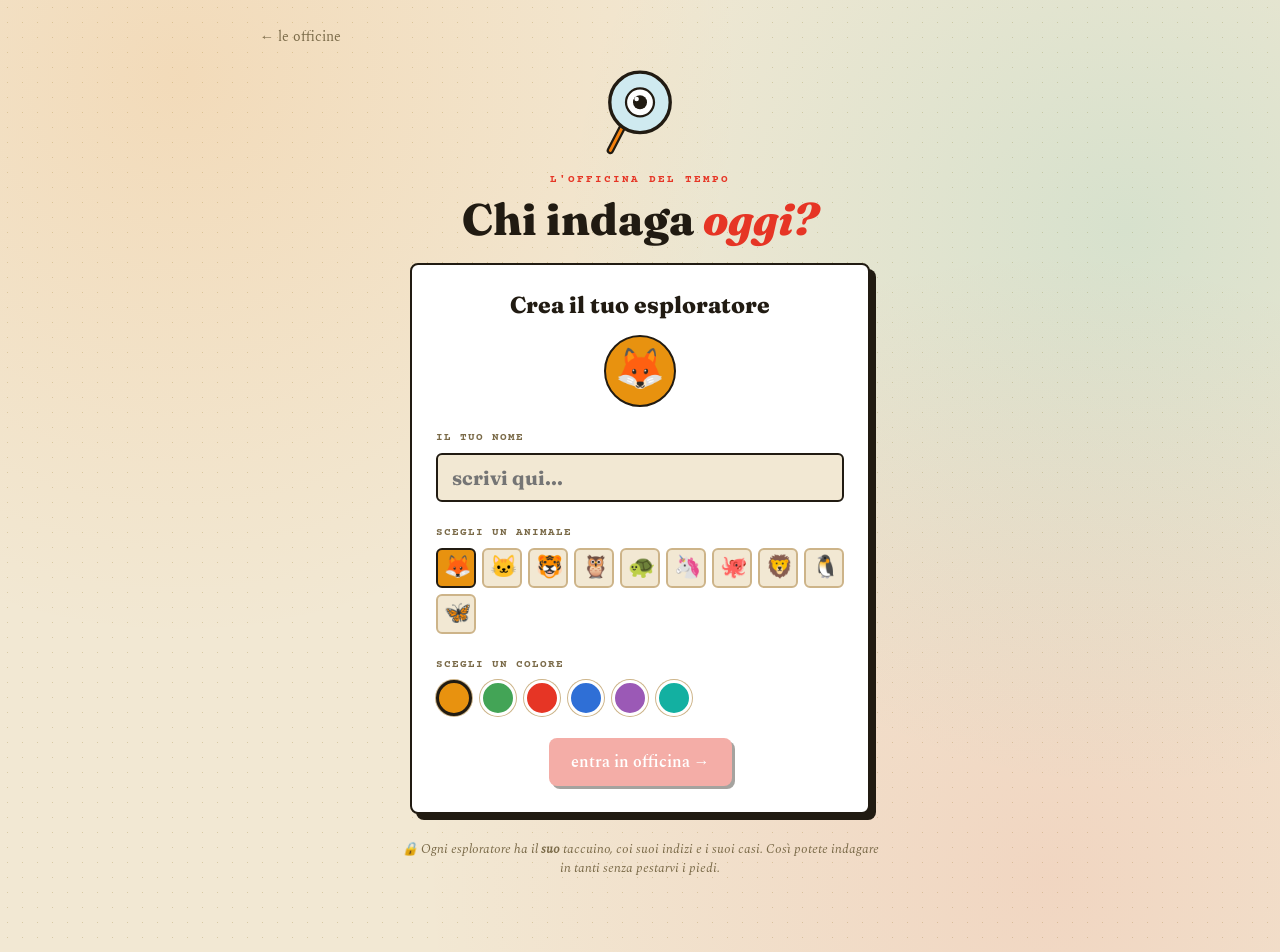
<file: officina-del-tempo.html>
<!DOCTYPE html>
<html lang="it">
<head>
<meta charset="UTF-8" />
<meta name="viewport" content="width=device-width, initial-scale=1.0" />
<title>Il Caso del Falegname</title>
<link rel="stylesheet" href="fonts.css" />

<style>
  * { box-sizing: border-box; }
  html, body { margin: 0; padding: 0; }
  body {
    font-family: 'Spectral', Georgia, serif;
    color: #211b12;
    background:
      radial-gradient(circle at 14% 8%, rgba(245,129,13,.15), transparent 40%),
      radial-gradient(circle at 88% 24%, rgba(19,176,161,.13), transparent 42%),
      radial-gradient(circle at 82% 90%, rgba(230,53,37,.11), transparent 46%),
      linear-gradient(rgba(180,150,95,.06) 1px, transparent 1px),
      radial-gradient(#d7c49a .6px, transparent .6px),
      #f2e8d3;
    background-size: 100% 100%, 100% 100%, 100% 100%, 100% 30px, 16px 16px, 100% 100%;
    background-attachment: fixed;
    -webkit-font-smoothing: antialiased;
  }
  button { font-family: inherit; }
  @keyframes flt { 0%,100%{transform:translateY(0) rotate(-4deg)} 50%{transform:translateY(-10px) rotate(3deg)} }
  @keyframes blk { 0%,93%,100%{transform:scaleY(1)} 96.5%{transform:scaleY(.08)} }
  @keyframes lk { 0%,100%{transform:translate(0,0)} 30%{transform:translate(3px,-2px)} 65%{transform:translate(-3px,2px)} }
  @keyframes drawline { to { stroke-dashoffset: 0; } }
  @keyframes toastIn { from { transform: translate(-50%, 130%); opacity: 0; } to { transform: translate(-50%, 0); opacity: 1; } }
  @keyframes festaPop { 0% { transform: scale(.7); opacity: 0; } 60% { transform: scale(1.04); } 100% { transform: scale(1); opacity: 1; } }
  @keyframes coriandolo { 0% { transform: translateY(-30px) rotate(0); opacity: 1; } 100% { transform: translateY(420px) rotate(340deg); opacity: 0; } }
  @keyframes drw { to { stroke-dashoffset:0 } }
  .lens { animation: flt 5s ease-in-out infinite }
  .eyelid { transform-box:fill-box; transform-origin:center; animation: blk 5s infinite }
  .pupil { transform-box:fill-box; transform-origin:center; animation: lk 6s ease-in-out infinite }
  .uline { stroke-dasharray:300; stroke-dashoffset:300; animation: drw 1s ease .5s forwards }
  @media (prefers-reduced-motion: reduce){ .lens,.eyelid,.pupil{animation:none} .uline{stroke-dashoffset:0;animation:none} }
  @media (max-width: 600px) {
    .grid-2 { grid-template-columns: 1fr !important; }
  }
</style>

<script src="lib/react.production.min.js"></script>
<script src="lib/react-dom.production.min.js"></script>
<script src="profilebar.js"></script>
<script src="sipario.js"></script>
</head>
<body>
<div id="root"></div>

<script>
const {
  useState,
  useEffect,
  useCallback,
  useRef
} = React;

// ============================================================================
// PALETTE & FONT
// ============================================================================

const C = {
  bg: '#f2e8d3',
  paper: '#fdf9f0',
  paperDeep: '#ecd9b2',
  ink: '#211b12',
  inkSoft: '#7a6a48',
  line: '#cdb489',
  wax: '#e63525',
  storia: '#43a456',
  // verde — fatto documentato
  vangelo: '#e8920f',
  // arancio/ocra — lo raccontano i vangeli
  fede: '#2f6fd6' // blu — quello che si crede
};
const F_DISPLAY = "'Fraunces', Georgia, serif";
const F_BODY = "'Spectral', Georgia, serif";
const F_HAND = "'Caveat', 'Comic Sans MS', cursive";
const F_MONO = "'Courier Prime', 'Courier New', monospace";

// ============================================================================
// ICONE
// ============================================================================

const ICONS = {
  'arrow-left': /*#__PURE__*/React.createElement(React.Fragment, null, /*#__PURE__*/React.createElement("path", {
    d: "m12 19-7-7 7-7"
  }), /*#__PURE__*/React.createElement("path", {
    d: "M19 12H5"
  })),
  'arrow-right': /*#__PURE__*/React.createElement(React.Fragment, null, /*#__PURE__*/React.createElement("path", {
    d: "M5 12h14"
  }), /*#__PURE__*/React.createElement("path", {
    d: "m12 5 7 7-7 7"
  })),
  'search': /*#__PURE__*/React.createElement(React.Fragment, null, /*#__PURE__*/React.createElement("circle", {
    cx: "11",
    cy: "11",
    r: "8"
  }), /*#__PURE__*/React.createElement("path", {
    d: "m21 21-4.3-4.3"
  })),
  'check': /*#__PURE__*/React.createElement("path", {
    d: "M20 6 9 17l-5-5"
  }),
  'map-pin': /*#__PURE__*/React.createElement(React.Fragment, null, /*#__PURE__*/React.createElement("path", {
    d: "M20 10c0 6-8 12-8 12s-8-6-8-12a8 8 0 0 1 16 0Z"
  }), /*#__PURE__*/React.createElement("circle", {
    cx: "12",
    cy: "10",
    r: "3"
  })),
  'scroll': /*#__PURE__*/React.createElement(React.Fragment, null, /*#__PURE__*/React.createElement("path", {
    d: "M19 17V5a2 2 0 0 0-2-2H4"
  }), /*#__PURE__*/React.createElement("path", {
    d: "M8 21h12a2 2 0 0 0 2-2v-1a1 1 0 0 0-1-1H11a1 1 0 0 0-1 1v1a2 2 0 1 1-4 0V5a2 2 0 1 0-4 0v2a1 1 0 0 0 1 1h3"
  })),
  'stamp': /*#__PURE__*/React.createElement(React.Fragment, null, /*#__PURE__*/React.createElement("path", {
    d: "M5 22h14"
  }), /*#__PURE__*/React.createElement("path", {
    d: "M19.27 13.73A2.5 2.5 0 0 0 17.5 13h-11A2.5 2.5 0 0 0 4 15.5V17a1 1 0 0 0 1 1h14a1 1 0 0 0 1-1v-1.5c0-.66-.26-1.3-.73-1.77Z"
  }), /*#__PURE__*/React.createElement("path", {
    d: "M14 13V8.5C14 7 15 7 15 5a3 3 0 0 0-3-3 3 3 0 0 0-3 3c0 2 1 2 1 3.5V13"
  })),
  'eye': /*#__PURE__*/React.createElement(React.Fragment, null, /*#__PURE__*/React.createElement("path", {
    d: "M2 12s3-7 10-7 10 7 10 7-3 7-10 7-10-7-10-7Z"
  }), /*#__PURE__*/React.createElement("circle", {
    cx: "12",
    cy: "12",
    r: "3"
  })),
  'globe': /*#__PURE__*/React.createElement(React.Fragment, null, /*#__PURE__*/React.createElement("circle", {
    cx: "12",
    cy: "12",
    r: "10"
  }), /*#__PURE__*/React.createElement("path", {
    d: "M12 2a14.5 14.5 0 0 0 0 20 14.5 14.5 0 0 0 0-20"
  }), /*#__PURE__*/React.createElement("path", {
    d: "M2 12h20"
  })),
  'users': /*#__PURE__*/React.createElement(React.Fragment, null, /*#__PURE__*/React.createElement("path", {
    d: "M16 21v-2a4 4 0 0 0-4-4H6a4 4 0 0 0-4 4v2"
  }), /*#__PURE__*/React.createElement("circle", {
    cx: "9",
    cy: "7",
    r: "4"
  }), /*#__PURE__*/React.createElement("path", {
    d: "M22 21v-2a4 4 0 0 0-3-3.87"
  }), /*#__PURE__*/React.createElement("path", {
    d: "M16 3.13a4 4 0 0 1 0 7.75"
  })),
  'gavel': /*#__PURE__*/React.createElement(React.Fragment, null, /*#__PURE__*/React.createElement("path", {
    d: "m14.5 12.5-8 8a2.119 2.119 0 1 1-3-3l8-8"
  }), /*#__PURE__*/React.createElement("path", {
    d: "m16 16 6-6"
  }), /*#__PURE__*/React.createElement("path", {
    d: "m8 8 6-6"
  }), /*#__PURE__*/React.createElement("path", {
    d: "m9 7 8 8"
  }), /*#__PURE__*/React.createElement("path", {
    d: "m21 11-8-8"
  })),
  'help': /*#__PURE__*/React.createElement(React.Fragment, null, /*#__PURE__*/React.createElement("circle", {
    cx: "12",
    cy: "12",
    r: "10"
  }), /*#__PURE__*/React.createElement("path", {
    d: "M9.09 9a3 3 0 0 1 5.83 1c0 2-3 3-3 3"
  }), /*#__PURE__*/React.createElement("path", {
    d: "M12 17h.01"
  }))
};
function Icon({
  name,
  size = 24,
  strokeWidth = 2,
  color,
  style
}) {
  return /*#__PURE__*/React.createElement("svg", {
    width: size,
    height: size,
    viewBox: "0 0 24 24",
    fill: "none",
    stroke: color || 'currentColor',
    strokeWidth: strokeWidth,
    strokeLinecap: "round",
    strokeLinejoin: "round",
    style: style
  }, ICONS[name]);
}

// ============================================================================
// STORAGE
// ============================================================================

const STORE_KEY = 'officina-del-tempo-v2';
const OLD_KEY = 'officina-del-tempo-v1';
const CASO_CORRENTE = 'falegname'; // il caso attivo; in futuro diventerà selezionabile

const PROFILE_COLORS = ['#e8920f', '#43a456', '#e63525', '#2f6fd6', '#9b59b6', '#13b0a1'];
const PROFILE_AVATARS = ['🦊', '🐱', '🐯', '🦉', '🐢', '🦄', '🐙', '🦁', '🐧', '🦋'];
function makeId() {
  return 'd' + Date.now().toString(36) + Math.random().toString(36).slice(2, 6);
}
function freshProgress() {
  return {
    casi: {
      [CASO_CORRENTE]: {
        letti: [],
        chiuso: false
      }
    }
  };
}
function loadStore() {
  try {
    const raw = localStorage.getItem(STORE_KEY);
    if (raw) {
      const p = JSON.parse(raw);
      return {
        profiles: p.profiles || [],
        activeId: p.activeId || null,
        progressByProfile: p.progressByProfile || {}
      };
    }
    // migrazione dal vecchio schema a detective singolo
    const old = localStorage.getItem(OLD_KEY);
    if (old) {
      const o = JSON.parse(old);
      if (o && o.detective && o.detective.nome) {
        const id = makeId();
        const prog = {
          casi: o.casi || {
            [CASO_CORRENTE]: {
              letti: [],
              chiuso: false
            }
          }
        };
        return {
          profiles: [{
            id,
            name: o.detective.nome,
            avatar: PROFILE_AVATARS[0],
            color: PROFILE_COLORS[0]
          }],
          activeId: null,
          progressByProfile: {
            [id]: prog
          }
        };
      }
    }
  } catch (e) {}
  return {
    profiles: [],
    activeId: null,
    progressByProfile: {}
  };
}
function saveStore(store) {
  try {
    localStorage.setItem(STORE_KEY, JSON.stringify(store));
  } catch (e) {}
}
function profileStats(prog) {
  if (!prog || !prog.casi) return {
    reperti: 0,
    casiChiusi: 0
  };
  let reperti = 0,
    casiChiusi = 0;
  Object.values(prog.casi).forEach(c => {
    reperti += (c.letti || []).length;
    if (c.chiuso) casiChiusi++;
  });
  return {
    reperti,
    casiChiusi
  };
}

// ============================================================================
// COMPONENTI DI BASE
// ============================================================================

// Etichetta colorata dei tre livelli
function Tag({
  kind,
  small
}) {
  const map = {
    storia: {
      c: C.storia,
      t: 'STORIA'
    },
    vangelo: {
      c: C.vangelo,
      t: 'VANGELO'
    },
    fede: {
      c: C.fede,
      t: 'FEDE'
    }
  };
  const m = map[kind];
  return /*#__PURE__*/React.createElement("span", {
    style: {
      background: m.c,
      color: '#fff',
      fontFamily: F_MONO,
      fontWeight: 700,
      fontSize: small ? 9 : 11,
      letterSpacing: 1,
      padding: small ? '2px 6px' : '3px 8px',
      borderRadius: 2,
      display: 'inline-block',
      verticalAlign: 'middle'
    }
  }, m.t);
}
function Stamp({
  children,
  color = C.wax
}) {
  return /*#__PURE__*/React.createElement("div", {
    style: {
      display: 'inline-block',
      border: `2.5px solid ${color}`,
      color: color,
      fontFamily: F_MONO,
      fontWeight: 700,
      fontSize: 11,
      letterSpacing: 2,
      padding: '4px 12px',
      borderRadius: 3,
      transform: 'rotate(-2deg)',
      opacity: 0.9
    }
  }, children);
}
function SectionTitle({
  kicker,
  title,
  color = C.wax
}) {
  return /*#__PURE__*/React.createElement("div", {
    style: {
      marginBottom: 20
    }
  }, /*#__PURE__*/React.createElement("div", {
    style: {
      fontFamily: F_MONO,
      fontSize: 11,
      color: color,
      letterSpacing: 2,
      fontWeight: 700,
      marginBottom: 6
    }
  }, kicker), /*#__PURE__*/React.createElement("h2", {
    style: {
      fontFamily: F_DISPLAY,
      fontWeight: 700,
      fontSize: 'clamp(30px, 5vw, 42px)',
      margin: 0,
      lineHeight: 1.05,
      color: C.ink
    }
  }, title));
}
function Hook({
  children,
  accent = C.wax
}) {
  // Blocco "lo sapevi che" — il gancio di curiosità
  return /*#__PURE__*/React.createElement("div", {
    style: {
      background: C.paper,
      borderLeft: `4px solid ${accent}`,
      padding: '14px 18px',
      borderRadius: '0 4px 4px 0',
      margin: '16px 0',
      fontSize: 17,
      lineHeight: 1.55
    }
  }, children);
}

// Consegna evidente: "cosa devi fare", impossibile non vederla
function Task({
  children,
  color = C.wax
}) {
  return /*#__PURE__*/React.createElement("div", {
    style: {
      display: 'flex',
      alignItems: 'center',
      gap: 11,
      background: color,
      color: '#fff',
      borderRadius: 7,
      padding: '12px 16px',
      margin: '18px 0 14px',
      boxShadow: `3px 3px 0 ${C.ink}`
    }
  }, /*#__PURE__*/React.createElement("span", {
    style: {
      fontSize: 22,
      flexShrink: 0
    }
  }, "\uD83D\uDD0D"), /*#__PURE__*/React.createElement("span", {
    style: {
      fontFamily: F_BODY,
      fontWeight: 600,
      fontSize: 16,
      lineHeight: 1.3
    }
  }, children));
}

// Il volto del mentore: la lente del progetto, con l'occhio vivo
function AvatarLente({
  size = 58
}) {
  return /*#__PURE__*/React.createElement("svg", {
    viewBox: "0 0 150 175",
    width: size,
    height: Math.round(size * 175 / 150),
    style: {
      flexShrink: 0,
      display: 'block'
    }
  }, /*#__PURE__*/React.createElement("line", {
    x1: "48",
    y1: "108",
    x2: "22",
    y2: "158",
    stroke: "#211b12",
    strokeWidth: "13",
    strokeLinecap: "round"
  }), /*#__PURE__*/React.createElement("line", {
    x1: "48",
    y1: "108",
    x2: "22",
    y2: "158",
    stroke: "#f5810d",
    strokeWidth: "5",
    strokeLinecap: "round"
  }), /*#__PURE__*/React.createElement("circle", {
    cx: "75",
    cy: "72",
    r: "54",
    fill: "#cfeaf0",
    stroke: "#211b12",
    strokeWidth: "6"
  }), /*#__PURE__*/React.createElement("g", {
    className: "eyelid"
  }, /*#__PURE__*/React.createElement("circle", {
    cx: "75",
    cy: "72",
    r: "25",
    fill: "#ffffff",
    stroke: "#211b12",
    strokeWidth: "4"
  }), /*#__PURE__*/React.createElement("circle", {
    className: "pupil",
    cx: "75",
    cy: "72",
    r: "12.5",
    fill: "#211b12"
  }), /*#__PURE__*/React.createElement("circle", {
    cx: "69",
    cy: "66",
    r: "4",
    fill: "#ffffff"
  })));
}

// Quando parla il mentore: riquadro con la lente viva
function Mentore({
  children,
  nome = "L'OCCHIO"
}) {
  return /*#__PURE__*/React.createElement("div", {
    style: {
      display: 'flex',
      gap: 13,
      alignItems: 'flex-start',
      background: '#fff',
      border: `2.5px solid ${C.ink}`,
      borderRadius: 10,
      padding: '14px 15px',
      margin: '18px 0',
      boxShadow: `4px 4px 0 ${C.wax}`
    }
  }, /*#__PURE__*/React.createElement(AvatarLente, null), /*#__PURE__*/React.createElement("div", null, /*#__PURE__*/React.createElement("div", {
    style: {
      fontFamily: F_MONO,
      fontSize: 10,
      letterSpacing: 1.5,
      color: C.wax,
      fontWeight: 700,
      marginBottom: 4
    }
  }, nome), /*#__PURE__*/React.createElement("div", {
    style: {
      fontSize: 16,
      lineHeight: 1.55,
      color: C.ink
    }
  }, children)));
}

// "Indovina prima di scoprire": scommetti, poi si rivela il fatto
function Indovina({
  domanda,
  opzioni,
  rivela,
  accent = C.vangelo
}) {
  const [scelto, setScelto] = useState(null);
  return /*#__PURE__*/React.createElement("div", {
    style: {
      background: C.paper,
      border: `2px dashed ${accent}`,
      borderRadius: 8,
      padding: '16px 18px',
      margin: '18px 0'
    }
  }, /*#__PURE__*/React.createElement("div", {
    style: {
      display: 'flex',
      alignItems: 'flex-start',
      gap: 9,
      marginBottom: 12
    }
  }, /*#__PURE__*/React.createElement("span", {
    style: {
      flexShrink: 0,
      marginTop: 1
    }
  }, /*#__PURE__*/React.createElement(Icon, {
    name: "help",
    size: 20,
    color: accent
  })), /*#__PURE__*/React.createElement("span", {
    style: {
      fontFamily: F_DISPLAY,
      fontWeight: 700,
      fontSize: 19,
      lineHeight: 1.18
    }
  }, domanda)), !scelto ? /*#__PURE__*/React.createElement("div", {
    style: {
      display: 'flex',
      flexDirection: 'column',
      gap: 8
    }
  }, opzioni.map((o, i) => /*#__PURE__*/React.createElement("button", {
    key: i,
    onClick: () => setScelto(o),
    style: {
      textAlign: 'left',
      background: '#fff',
      border: `2px solid ${C.line}`,
      borderRadius: 6,
      padding: '11px 14px',
      cursor: 'pointer',
      fontFamily: F_BODY,
      fontSize: 16,
      fontWeight: 600,
      color: C.ink
    }
  }, o.label))) : /*#__PURE__*/React.createElement("div", null, /*#__PURE__*/React.createElement("div", {
    style: {
      display: 'flex',
      flexDirection: 'column',
      gap: 7,
      marginBottom: 12
    }
  }, opzioni.map((o, i) => {
    const isG = o.giusta,
      isMine = o === scelto;
    return /*#__PURE__*/React.createElement("div", {
      key: i,
      style: {
        background: isG ? `${C.storia}1e` : isMine ? `${C.wax}14` : 'transparent',
        border: `2px solid ${isG ? C.storia : isMine ? C.wax : C.line}`,
        borderRadius: 6,
        padding: '10px 14px',
        fontFamily: F_BODY,
        fontSize: 15.5,
        fontWeight: 600,
        display: 'flex',
        alignItems: 'center',
        gap: 8,
        opacity: isG || isMine ? 1 : 0.5
      }
    }, isG && /*#__PURE__*/React.createElement(Icon, {
      name: "check",
      size: 16,
      color: C.storia
    }), o.label);
  })), /*#__PURE__*/React.createElement("div", {
    style: {
      background: '#fff',
      borderLeft: `4px solid ${accent}`,
      padding: '12px 16px',
      borderRadius: '0 6px 6px 0',
      fontSize: 16,
      lineHeight: 1.55
    }
  }, /*#__PURE__*/React.createElement("strong", {
    style: {
      color: scelto.giusta ? C.storia : C.wax
    }
  }, scelto.giusta ? 'Esatto, detective! ' : 'Quasi! '), rivela)));
}
function btnMain(color = C.ink) {
  return {
    background: color,
    color: C.paper,
    border: 'none',
    borderRadius: 4,
    padding: '12px 22px',
    fontSize: 16,
    fontWeight: 600,
    fontFamily: F_BODY,
    cursor: 'pointer',
    boxShadow: `3px 3px 0 ${C.wax}`
  };
}
function btnGhost() {
  return {
    background: 'transparent',
    color: C.ink,
    border: `1.5px solid ${C.ink}`,
    borderRadius: 4,
    padding: '10px 18px',
    fontSize: 15,
    fontWeight: 500,
    fontFamily: F_BODY,
    cursor: 'pointer'
  };
}
function NavRow({
  goPrev,
  goNext,
  nextLabel = 'avanti',
  hideNext,
  disableNext
}) {
  return /*#__PURE__*/React.createElement("div", {
    style: {
      display: 'flex',
      justifyContent: 'space-between',
      alignItems: 'center',
      marginTop: 28,
      gap: 12,
      flexWrap: 'wrap'
    }
  }, goPrev ? /*#__PURE__*/React.createElement("button", {
    onClick: goPrev,
    style: btnGhost()
  }, "\u2190 indietro") : /*#__PURE__*/React.createElement("span", null), !hideNext && goNext && /*#__PURE__*/React.createElement("button", {
    onClick: goNext,
    disabled: disableNext,
    style: {
      ...btnMain(),
      opacity: disableNext ? 0.4 : 1,
      cursor: disableNext ? 'not-allowed' : 'pointer'
    }
  }, nextLabel, " \u2192"));
}

// ============================================================================
// APP
// ============================================================================

const SECTIONS = [{
  key: 'caso',
  kicker: 'FASCICOLO · 01',
  title: 'Il Caso',
  icon: 'search'
}, {
  key: 'prove',
  kicker: 'FASCICOLO · 02',
  title: 'Le Prove',
  icon: 'scroll'
}, {
  key: 'mondo',
  kicker: 'FASCICOLO · 03',
  title: 'Il Mondo di Allora',
  icon: 'globe'
}, {
  key: 'dodici',
  kicker: 'FASCICOLO · 04',
  title: 'I Dodici',
  icon: 'users'
}, {
  key: 'racconti',
  kicker: 'FASCICOLO · 05',
  title: 'Quello che Raccontano',
  icon: 'scroll'
}, {
  key: 'eredita',
  kicker: 'FASCICOLO · 06',
  title: 'Come ha Cambiato il Mondo',
  icon: 'stamp'
}, {
  key: 'verdetto',
  kicker: 'FASCICOLO · 07',
  title: 'Il Verdetto',
  icon: 'gavel'
}];
function ProfileSelectView({
  profiles,
  progressByProfile,
  onSelect,
  onCreate,
  onDelete
}) {
  const [creating, setCreating] = useState(profiles.length === 0);
  const [name, setName] = useState('');
  const [avatar, setAvatar] = useState(PROFILE_AVATARS[0]);
  const [color, setColor] = useState(PROFILE_COLORS[0]);
  const submit = () => {
    const clean = name.trim().slice(0, 16);
    if (clean.length < 1) return;
    onCreate(clean, avatar, color);
  };
  return /*#__PURE__*/React.createElement("div", {
    style: {
      maxWidth: 600,
      margin: '0 auto'
    }
  }, /*#__PURE__*/React.createElement("header", {
    style: {
      textAlign: 'center',
      padding: '6px 12px 20px'
    }
  }, /*#__PURE__*/React.createElement("span", {
    className: "lens",
    style: {
      display: 'inline-block'
    }
  }, /*#__PURE__*/React.createElement(AvatarLente, {
    size: 84
  })), /*#__PURE__*/React.createElement("div", {
    style: {
      fontFamily: F_MONO,
      fontSize: 11,
      letterSpacing: 2,
      color: C.wax,
      fontWeight: 700,
      margin: '6px 0 10px'
    }
  }, "L'OFFICINA DEL TEMPO"), /*#__PURE__*/React.createElement("h1", {
    style: {
      fontFamily: F_DISPLAY,
      fontWeight: 800,
      fontSize: 'clamp(28px, 5.5vw, 44px)',
      lineHeight: 1.06,
      margin: 0
    }
  }, "Chi indaga ", /*#__PURE__*/React.createElement("span", {
    style: {
      fontStyle: 'italic',
      color: C.wax
    }
  }, "oggi?"))), !creating && /*#__PURE__*/React.createElement("div", {
    style: {
      display: 'grid',
      gridTemplateColumns: 'repeat(auto-fit, minmax(150px, 1fr))',
      gap: 14,
      marginBottom: 22
    }
  }, profiles.map(p => {
    const st = profileStats(progressByProfile[p.id]);
    return /*#__PURE__*/React.createElement("div", {
      key: p.id,
      style: {
        position: 'relative'
      }
    }, /*#__PURE__*/React.createElement("button", {
      onClick: () => onSelect(p.id),
      style: {
        width: '100%',
        background: '#fff',
        border: `2px solid ${C.ink}`,
        borderRadius: 8,
        padding: '22px 14px 16px',
        cursor: 'pointer',
        boxShadow: `4px 4px 0 ${p.color}`,
        display: 'flex',
        flexDirection: 'column',
        alignItems: 'center',
        gap: 8,
        fontFamily: F_BODY
      }
    }, /*#__PURE__*/React.createElement("div", {
      style: {
        width: 64,
        height: 64,
        borderRadius: '50%',
        background: p.color,
        display: 'flex',
        alignItems: 'center',
        justifyContent: 'center',
        fontSize: 36,
        border: `2px solid ${C.ink}`
      }
    }, p.avatar), /*#__PURE__*/React.createElement("div", {
      style: {
        fontFamily: F_DISPLAY,
        fontWeight: 700,
        fontSize: 20,
        color: C.ink
      }
    }, p.name), /*#__PURE__*/React.createElement("div", {
      style: {
        fontFamily: F_MONO,
        fontSize: 11,
        color: C.inkSoft
      }
    }, "\uD83D\uDD0D ", st.reperti, "/7 indizi")), /*#__PURE__*/React.createElement("button", {
      onClick: () => {
        if (window.confirm(`Eliminare l'esploratore ${p.name}? Tutti i suoi progressi andranno persi.`)) onDelete(p.id);
      },
      title: "elimina",
      style: {
        position: 'absolute',
        top: -8,
        right: -8,
        width: 24,
        height: 24,
        borderRadius: '50%',
        background: C.paper,
        border: `1.5px solid ${C.line}`,
        color: C.inkSoft,
        cursor: 'pointer',
        fontSize: 13,
        lineHeight: 1,
        padding: 0
      }
    }, "\xD7"));
  }), /*#__PURE__*/React.createElement("button", {
    onClick: () => {
      setCreating(true);
      setName('');
    },
    style: {
      background: C.paperDeep,
      border: `2px dashed ${C.inkSoft}`,
      borderRadius: 8,
      padding: '22px 14px',
      cursor: 'pointer',
      display: 'flex',
      flexDirection: 'column',
      alignItems: 'center',
      justifyContent: 'center',
      gap: 8,
      minHeight: 150,
      fontFamily: F_BODY,
      color: C.inkSoft
    }
  }, /*#__PURE__*/React.createElement("div", {
    style: {
      fontSize: 36
    }
  }, "\uFF0B"), /*#__PURE__*/React.createElement("div", {
    style: {
      fontWeight: 600,
      fontSize: 15
    }
  }, "nuovo esploratore"))), creating && /*#__PURE__*/React.createElement("div", {
    style: {
      background: '#fff',
      border: `2px solid ${C.ink}`,
      borderRadius: 8,
      boxShadow: `6px 6px 0 ${C.ink}`,
      padding: '26px 24px',
      maxWidth: 460,
      margin: '0 auto'
    }
  }, /*#__PURE__*/React.createElement("h2", {
    style: {
      fontFamily: F_DISPLAY,
      fontWeight: 800,
      fontSize: 23,
      margin: '0 0 16px',
      textAlign: 'center'
    }
  }, "Crea il tuo esploratore"), /*#__PURE__*/React.createElement("div", {
    style: {
      textAlign: 'center',
      marginBottom: 16
    }
  }, /*#__PURE__*/React.createElement("div", {
    style: {
      width: 72,
      height: 72,
      borderRadius: '50%',
      background: color,
      margin: '0 auto',
      display: 'flex',
      alignItems: 'center',
      justifyContent: 'center',
      fontSize: 40,
      border: `2px solid ${C.ink}`
    }
  }, avatar)), /*#__PURE__*/React.createElement("label", {
    style: {
      fontFamily: F_MONO,
      fontSize: 11,
      color: C.inkSoft,
      letterSpacing: 1,
      fontWeight: 700
    }
  }, "IL TUO NOME"), /*#__PURE__*/React.createElement("input", {
    type: "text",
    value: name,
    onChange: e => setName(e.target.value.slice(0, 16)),
    placeholder: "scrivi qui...",
    autoFocus: true,
    onKeyDown: e => {
      if (e.key === 'Enter') submit();
    },
    style: {
      width: '100%',
      fontSize: 20,
      padding: '10px 14px',
      marginTop: 6,
      marginBottom: 16,
      fontFamily: F_DISPLAY,
      fontWeight: 700,
      background: C.bg,
      border: `2px solid ${C.ink}`,
      borderRadius: 6,
      color: C.ink,
      outline: 'none'
    }
  }), /*#__PURE__*/React.createElement("label", {
    style: {
      fontFamily: F_MONO,
      fontSize: 11,
      color: C.inkSoft,
      letterSpacing: 1,
      fontWeight: 700
    }
  }, "SCEGLI UN ANIMALE"), /*#__PURE__*/React.createElement("div", {
    style: {
      display: 'flex',
      flexWrap: 'wrap',
      gap: 6,
      margin: '6px 0 16px'
    }
  }, PROFILE_AVATARS.map(a => /*#__PURE__*/React.createElement("button", {
    key: a,
    onClick: () => setAvatar(a),
    style: {
      width: 40,
      height: 40,
      fontSize: 22,
      borderRadius: 6,
      cursor: 'pointer',
      background: avatar === a ? C.vangelo : C.bg,
      border: `2px solid ${avatar === a ? C.ink : C.line}`
    }
  }, a))), /*#__PURE__*/React.createElement("label", {
    style: {
      fontFamily: F_MONO,
      fontSize: 11,
      color: C.inkSoft,
      letterSpacing: 1,
      fontWeight: 700
    }
  }, "SCEGLI UN COLORE"), /*#__PURE__*/React.createElement("div", {
    style: {
      display: 'flex',
      flexWrap: 'wrap',
      gap: 8,
      margin: '6px 0 22px'
    }
  }, PROFILE_COLORS.map(c => /*#__PURE__*/React.createElement("button", {
    key: c,
    onClick: () => setColor(c),
    style: {
      width: 36,
      height: 36,
      borderRadius: '50%',
      background: c,
      cursor: 'pointer',
      border: `3px solid ${color === c ? C.ink : '#fff'}`,
      boxShadow: `0 0 0 1px ${C.line}`
    }
  }))), /*#__PURE__*/React.createElement("div", {
    style: {
      display: 'flex',
      gap: 10,
      justifyContent: 'center',
      flexWrap: 'wrap'
    }
  }, /*#__PURE__*/React.createElement("button", {
    onClick: submit,
    disabled: name.trim().length < 1,
    style: {
      background: C.wax,
      color: '#fff',
      border: 'none',
      borderRadius: 8,
      padding: '12px 22px',
      fontFamily: F_BODY,
      fontWeight: 700,
      fontSize: 16,
      opacity: name.trim().length < 1 ? 0.4 : 1,
      cursor: name.trim().length < 1 ? 'default' : 'pointer',
      boxShadow: `3px 3px 0 ${C.ink}`
    }
  }, "entra in officina \u2192"), profiles.length > 0 && /*#__PURE__*/React.createElement("button", {
    onClick: () => setCreating(false),
    style: {
      background: 'transparent',
      border: `2px solid ${C.line}`,
      color: C.inkSoft,
      borderRadius: 8,
      padding: '12px 20px',
      fontFamily: F_BODY,
      fontWeight: 600,
      fontSize: 15,
      cursor: 'pointer'
    }
  }, "\u2190 indietro"))), /*#__PURE__*/React.createElement("div", {
    style: {
      marginTop: 26,
      textAlign: 'center',
      maxWidth: 480,
      marginLeft: 'auto',
      marginRight: 'auto'
    }
  }, /*#__PURE__*/React.createElement("p", {
    style: {
      fontSize: 13,
      color: C.inkSoft,
      fontStyle: 'italic',
      lineHeight: 1.5
    }
  }, "\uD83D\uDD12 Ogni esploratore ha il ", /*#__PURE__*/React.createElement("strong", null, "suo"), " taccuino, coi suoi indizi e i suoi casi. Cos\xEC potete indagare in tanti senza pestarvi i piedi.")));
}
const GRADI = [{
  soglia: 0,
  nome: 'Recluta'
}, {
  soglia: 3,
  nome: 'Occhio Curioso'
}, {
  soglia: 5,
  nome: 'Occhio Allenato'
}, {
  soglia: 7,
  nome: 'Detective'
}, {
  soglia: 14,
  nome: 'Detective del Tempo'
}, {
  soglia: 26,
  nome: 'Segugio del Tempo'
}, {
  soglia: 42,
  nome: 'Maestro Detective'
}];
const REPERTI = [{
  key: 'caso',
  nome: 'I Tre Colori',
  motto: 'Una cosa si sa, si racconta o si crede: non fare di tutta l\'erba un fascio.'
}, {
  key: 'prove',
  nome: 'Smistare le Prove',
  motto: 'Ogni affermazione va nel suo cassetto: storia, vangelo o fede.'
}, {
  key: 'mondo',
  nome: 'Il Fazzoletto di Terra',
  motto: 'Tutta una vita in uno spazio grande come mezza Lombardia.'
}, {
  key: 'dodici',
  nome: 'La Fama non è Prova',
  motto: 'Di chi è famoso si può sapere pochissimo: il nome non conta le prove.'
}, {
  key: 'racconti',
  nome: 'Tre Voci, una Sola',
  motto: 'Tre racconti che si copiano valgono una voce, non tre.'
}, {
  key: 'eredita',
  nome: 'Gli Errori della Storia',
  motto: 'Anche monaci e papi sbagliano: la storia è fatta anche di errori.'
}, {
  key: 'verdetto',
  nome: 'Il Verdetto',
  motto: 'Il sapere non è un\'arma: è un paio di occhiali per vedere meglio.'
}];
function CruscottoView({
  profile,
  progress,
  onBack
}) {
  const caso = progress.casi[CASO_CORRENTE];
  const letti = caso.letti;
  const tot = profileStats(progress).reperti;
  const grado = [...GRADI].reverse().find(g => tot >= g.soglia) || GRADI[0];
  const prossimo = GRADI.find(g => g.soglia > tot) || null;
  const dal = profile && profile.dal ? new Date(profile.dal).toLocaleDateString('it-IT') : null;
  return /*#__PURE__*/React.createElement("div", {
    style: {
      maxWidth: 760,
      margin: '0 auto'
    }
  }, /*#__PURE__*/React.createElement("button", {
    onClick: onBack,
    style: {
      background: 'transparent',
      border: 'none',
      cursor: 'pointer',
      display: 'inline-flex',
      alignItems: 'center',
      gap: 6,
      color: C.inkSoft,
      fontSize: 14,
      fontFamily: F_BODY,
      marginBottom: 14
    }
  }, /*#__PURE__*/React.createElement(Icon, {
    name: "arrow-left",
    size: 16
  }), " torna all'officina"), /*#__PURE__*/React.createElement("div", {
    style: {
      background: C.paper,
      border: `3px solid ${C.ink}`,
      borderRadius: 10,
      boxShadow: `7px 7px 0 ${C.wax}`,
      padding: '18px 20px'
    }
  }, /*#__PURE__*/React.createElement("div", {
    style: {
      display: 'flex',
      justifyContent: 'space-between',
      alignItems: 'center',
      marginBottom: 14,
      flexWrap: 'wrap',
      gap: 6
    }
  }, /*#__PURE__*/React.createElement("span", {
    style: {
      fontFamily: F_MONO,
      fontSize: 11,
      letterSpacing: 2,
      fontWeight: 700,
      color: C.wax
    }
  }, "PATENTE DA DETECTIVE"), /*#__PURE__*/React.createElement("span", {
    style: {
      display: 'inline-flex',
      alignItems: 'center',
      gap: 6,
      fontFamily: F_MONO,
      fontSize: 10,
      letterSpacing: 1,
      color: C.inkSoft
    }
  }, /*#__PURE__*/React.createElement(AvatarLente, {
    size: 18
  }), " L'OFFICINA DEL TEMPO")), /*#__PURE__*/React.createElement("div", {
    style: {
      display: 'flex',
      alignItems: 'center',
      gap: 16,
      flexWrap: 'wrap'
    }
  }, /*#__PURE__*/React.createElement("div", {
    style: {
      width: 76,
      height: 76,
      borderRadius: '50%',
      background: profile ? profile.color : C.wax,
      display: 'flex',
      alignItems: 'center',
      justifyContent: 'center',
      fontSize: 42,
      border: `2.5px solid ${C.ink}`,
      flexShrink: 0
    }
  }, profile ? profile.avatar : '🔍'), /*#__PURE__*/React.createElement("div", {
    style: {
      flex: '1 1 160px'
    }
  }, /*#__PURE__*/React.createElement("div", {
    style: {
      fontFamily: F_DISPLAY,
      fontWeight: 800,
      fontSize: 'clamp(24px, 3vw, 32px)',
      lineHeight: 1.05,
      color: C.ink
    }
  }, profile ? profile.name : 'Detective'), /*#__PURE__*/React.createElement("div", {
    style: {
      display: 'inline-block',
      marginTop: 6,
      fontFamily: F_MONO,
      fontSize: 12,
      fontWeight: 700,
      letterSpacing: 1,
      color: '#fff',
      background: C.wax,
      padding: '4px 11px',
      borderRadius: 4
    }
  }, grado.nome.toUpperCase()), dal && /*#__PURE__*/React.createElement("div", {
    style: {
      fontFamily: F_MONO,
      fontSize: 10,
      color: C.inkSoft,
      marginTop: 7
    }
  }, "esplora dal ", dal))), /*#__PURE__*/React.createElement("div", {
    style: {
      marginTop: 16
    }
  }, /*#__PURE__*/React.createElement("div", {
    style: {
      display: 'flex',
      justifyContent: 'space-between',
      fontFamily: F_MONO,
      fontSize: 11,
      color: C.inkSoft,
      marginBottom: 5
    }
  }, /*#__PURE__*/React.createElement("span", null, "INDIZI RACCOLTI"), /*#__PURE__*/React.createElement("span", null, tot, "/", REPERTI.length)), /*#__PURE__*/React.createElement("div", {
    style: {
      height: 10,
      background: C.paperDeep,
      borderRadius: 5,
      overflow: 'hidden',
      border: `1.5px solid ${C.ink}`
    }
  }, /*#__PURE__*/React.createElement("div", {
    style: {
      width: `${Math.round(tot / REPERTI.length * 100)}%`,
      height: '100%',
      background: C.storia,
      transition: 'width .4s'
    }
  }))), /*#__PURE__*/React.createElement("div", {
    style: {
      marginTop: 16,
      display: 'flex',
      gap: 10,
      flexWrap: 'wrap'
    }
  }, caso.chiuso ? /*#__PURE__*/React.createElement("span", {
    style: {
      fontFamily: F_MONO,
      fontSize: 11,
      fontWeight: 700,
      letterSpacing: 1,
      color: C.storia,
      border: `2.5px solid ${C.storia}`,
      borderRadius: 5,
      padding: '6px 12px',
      transform: 'rotate(-4deg)',
      display: 'inline-block'
    }
  }, "\u2713 IL FALEGNAME \xB7 CASO CHIUSO") : /*#__PURE__*/React.createElement("span", {
    style: {
      fontFamily: F_MONO,
      fontSize: 11,
      color: C.inkSoft,
      fontStyle: 'italic',
      border: `1.5px dashed ${C.line}`,
      borderRadius: 5,
      padding: '6px 12px'
    }
  }, "nessun caso ancora chiuso \u2014 continua a indagare"))), /*#__PURE__*/React.createElement("h3", {
    style: {
      fontFamily: F_DISPLAY,
      fontWeight: 800,
      fontSize: 20,
      margin: '26px 0 12px',
      color: C.ink
    }
  }, "I Gradi"), /*#__PURE__*/React.createElement("div", {
    style: {
      display: 'flex',
      flexDirection: 'column',
      gap: 7
    }
  }, GRADI.map(g => {
    const raggiunto = tot >= g.soglia;
    const attuale = g.nome === grado.nome;
    return /*#__PURE__*/React.createElement("div", {
      key: g.nome,
      style: {
        display: 'flex',
        alignItems: 'center',
        gap: 11,
        padding: '9px 13px',
        borderRadius: 7,
        background: attuale ? '#fff' : 'transparent',
        border: attuale ? `2px solid ${C.wax}` : `1.5px solid ${raggiunto ? C.storia : C.line}`,
        opacity: raggiunto ? 1 : 0.6
      }
    }, /*#__PURE__*/React.createElement("span", {
      style: {
        width: 16,
        height: 16,
        borderRadius: '50%',
        background: raggiunto ? attuale ? C.wax : C.storia : 'transparent',
        border: `2px solid ${raggiunto ? attuale ? C.wax : C.storia : C.line}`,
        flexShrink: 0
      }
    }), /*#__PURE__*/React.createElement("span", {
      style: {
        fontFamily: F_DISPLAY,
        fontWeight: 700,
        fontSize: 16,
        color: C.ink
      }
    }, g.nome), attuale && /*#__PURE__*/React.createElement("span", {
      style: {
        fontFamily: F_MONO,
        fontSize: 10,
        color: C.wax,
        fontWeight: 700,
        letterSpacing: 1
      }
    }, "\u2190 SEI QUI"), !raggiunto && /*#__PURE__*/React.createElement("span", {
      style: {
        marginLeft: 'auto',
        fontFamily: F_MONO,
        fontSize: 10,
        color: C.inkSoft
      }
    }, "a ", g.soglia, " indizi"));
  })), prossimo && /*#__PURE__*/React.createElement("p", {
    style: {
      fontFamily: F_MONO,
      fontSize: 12,
      color: C.inkSoft,
      marginTop: 10
    }
  }, "Prossimo grado: ", /*#__PURE__*/React.createElement("strong", {
    style: {
      color: C.ink
    }
  }, prossimo.nome), ", a ", prossimo.soglia, " indizi."), /*#__PURE__*/React.createElement("h3", {
    style: {
      fontFamily: F_DISPLAY,
      fontWeight: 800,
      fontSize: 20,
      margin: '26px 0 12px',
      color: C.ink
    }
  }, "L'Album dei Reperti ", /*#__PURE__*/React.createElement("span", {
    style: {
      fontFamily: F_MONO,
      fontSize: 13,
      color: C.inkSoft,
      fontWeight: 400
    }
  }, "\xB7 ", tot, "/", REPERTI.length)), /*#__PURE__*/React.createElement("div", {
    style: {
      display: 'grid',
      gridTemplateColumns: 'repeat(auto-fit, minmax(160px, 1fr))',
      gap: 11
    }
  }, REPERTI.map((r, i) => {
    const ok = letti.includes(r.key);
    return /*#__PURE__*/React.createElement("div", {
      key: r.key,
      style: {
        background: ok ? '#fff' : C.paperDeep,
        border: `2px solid ${ok ? C.ink : C.line}`,
        borderRadius: 8,
        padding: '13px 14px',
        boxShadow: ok ? `3px 3px 0 ${C.wax}` : 'none',
        minHeight: 118,
        display: 'flex',
        flexDirection: 'column',
        gap: 7
      }
    }, ok ? /*#__PURE__*/React.createElement(React.Fragment, null, /*#__PURE__*/React.createElement("div", {
      style: {
        display: 'flex',
        alignItems: 'center',
        gap: 8
      }
    }, /*#__PURE__*/React.createElement("span", {
      style: {
        fontFamily: F_MONO,
        fontSize: 10,
        fontWeight: 700,
        color: '#fff',
        background: C.storia,
        borderRadius: 3,
        padding: '2px 6px'
      }
    }, "N\xB0", String(i + 1).padStart(2, '0')), /*#__PURE__*/React.createElement("span", {
      style: {
        fontFamily: F_DISPLAY,
        fontWeight: 700,
        fontSize: 16,
        lineHeight: 1.1,
        color: C.ink
      }
    }, r.nome)), /*#__PURE__*/React.createElement("p", {
      style: {
        margin: 0,
        fontSize: 13,
        lineHeight: 1.4,
        color: C.inkSoft,
        fontStyle: 'italic'
      }
    }, r.motto)) : /*#__PURE__*/React.createElement("div", {
      style: {
        flex: 1,
        display: 'flex',
        flexDirection: 'column',
        alignItems: 'center',
        justifyContent: 'center',
        gap: 6,
        color: C.inkSoft
      }
    }, /*#__PURE__*/React.createElement("span", {
      style: {
        fontFamily: F_DISPLAY,
        fontWeight: 900,
        fontSize: 30,
        opacity: 0.5
      }
    }, "?"), /*#__PURE__*/React.createElement("span", {
      style: {
        fontFamily: F_MONO,
        fontSize: 10,
        letterSpacing: 1
      }
    }, "DA SCOPRIRE")));
  })), /*#__PURE__*/React.createElement("div", {
    style: {
      marginTop: 14,
      padding: '14px 16px',
      border: `2px dashed ${C.line}`,
      borderRadius: 8,
      textAlign: 'center',
      color: C.inkSoft
    }
  }, /*#__PURE__*/React.createElement("div", {
    style: {
      fontFamily: F_MONO,
      fontSize: 11,
      letterSpacing: 1,
      fontWeight: 700,
      marginBottom: 5
    }
  }, "IL TACCUINO \xC8 SOLO ALL'INIZIO"), /*#__PURE__*/React.createElement("div", {
    style: {
      fontSize: 13.5,
      lineHeight: 1.5,
      fontStyle: 'italic'
    }
  }, "Hai chiuso il primo caso \u2014 ma restano pagine bianche. Ogni nuova indagine porter\xE0 altri reperti e altri gradi. Il Maestro Detective \xE8 lontano: per ora.")));
}
function ToastReperto({
  reperto,
  onClose
}) {
  useEffect(() => {
    const t = setTimeout(onClose, 3000);
    return () => clearTimeout(t);
  }, [onClose]);
  return /*#__PURE__*/React.createElement("div", {
    onClick: onClose,
    style: {
      position: 'fixed',
      bottom: 20,
      left: '50%',
      transform: 'translateX(-50%)',
      zIndex: 50,
      display: 'flex',
      alignItems: 'center',
      gap: 11,
      background: C.ink,
      color: C.paper,
      borderRadius: 12,
      padding: '11px 17px 11px 12px',
      boxShadow: '0 10px 30px rgba(0,0,0,.32)',
      cursor: 'pointer',
      maxWidth: 'calc(100vw - 28px)',
      animation: 'toastIn .35s ease-out'
    }
  }, /*#__PURE__*/React.createElement("span", {
    style: {
      background: C.storia,
      color: '#fff',
      borderRadius: 8,
      width: 32,
      height: 32,
      display: 'inline-flex',
      alignItems: 'center',
      justifyContent: 'center',
      fontSize: 18,
      fontWeight: 700,
      flexShrink: 0
    }
  }, "\u2713"), /*#__PURE__*/React.createElement("div", {
    style: {
      lineHeight: 1.2
    }
  }, /*#__PURE__*/React.createElement("div", {
    style: {
      fontFamily: F_MONO,
      fontSize: 10,
      letterSpacing: 1.5,
      color: '#f0c43a'
    }
  }, "REPERTO TROVATO"), /*#__PURE__*/React.createElement("div", {
    style: {
      fontFamily: F_DISPLAY,
      fontWeight: 700,
      fontSize: 16
    }
  }, reperto.nome)));
}
function FestaCasoChiuso({
  nome,
  grado,
  onTaccuino,
  onClose
}) {
  return /*#__PURE__*/React.createElement("div", {
    style: {
      position: 'fixed',
      inset: 0,
      zIndex: 60,
      background: 'rgba(33,27,18,.55)',
      display: 'flex',
      alignItems: 'center',
      justifyContent: 'center',
      padding: 20,
      overflow: 'hidden'
    }
  }, [...Array(10)].map((_, i) => /*#__PURE__*/React.createElement("span", {
    key: i,
    style: {
      position: 'absolute',
      top: 0,
      left: `${7 + i * 9}%`,
      width: 9,
      height: 9,
      borderRadius: i % 2 ? '50%' : '2px',
      background: PROFILE_COLORS[i % PROFILE_COLORS.length],
      animation: `coriandolo ${1.7 + i % 4 * 0.3}s ease-in ${i % 5 * 0.12}s forwards`
    }
  })), /*#__PURE__*/React.createElement("div", {
    style: {
      background: C.paper,
      border: `3px solid ${C.ink}`,
      borderRadius: 14,
      boxShadow: `8px 8px 0 ${C.wax}`,
      padding: '26px 24px',
      maxWidth: 380,
      textAlign: 'center',
      animation: 'festaPop .4s ease-out',
      position: 'relative'
    }
  }, /*#__PURE__*/React.createElement("div", {
    style: {
      fontFamily: F_MONO,
      fontSize: 12,
      fontWeight: 700,
      letterSpacing: 2,
      color: C.storia,
      border: `2.5px solid ${C.storia}`,
      borderRadius: 6,
      padding: '6px 12px',
      display: 'inline-block',
      transform: 'rotate(-3deg)',
      marginBottom: 14
    }
  }, "\u2713 CASO CHIUSO"), /*#__PURE__*/React.createElement("h2", {
    style: {
      fontFamily: F_DISPLAY,
      fontWeight: 800,
      fontSize: 26,
      margin: '0 0 8px',
      color: C.ink
    }
  }, "Complimenti, ", nome, "!"), /*#__PURE__*/React.createElement("p", {
    style: {
      fontSize: 15.5,
      lineHeight: 1.5,
      color: C.ink,
      margin: '0 0 6px'
    }
  }, "Hai chiuso il tuo primo caso, ", /*#__PURE__*/React.createElement("strong", null, "Il Falegname"), "."), /*#__PURE__*/React.createElement("p", {
    style: {
      fontSize: 15.5,
      lineHeight: 1.5,
      color: C.inkSoft,
      margin: '0 0 18px'
    }
  }, "Da oggi sei un ", /*#__PURE__*/React.createElement("strong", {
    style: {
      color: C.wax
    }
  }, grado), "."), /*#__PURE__*/React.createElement("div", {
    style: {
      display: 'flex',
      gap: 10,
      justifyContent: 'center',
      flexWrap: 'wrap'
    }
  }, /*#__PURE__*/React.createElement("button", {
    onClick: onTaccuino,
    style: {
      background: C.wax,
      color: '#fff',
      border: 'none',
      borderRadius: 8,
      padding: '11px 18px',
      fontFamily: F_BODY,
      fontWeight: 700,
      fontSize: 15,
      cursor: 'pointer',
      boxShadow: `3px 3px 0 ${C.ink}`
    }
  }, "vedi la patente \u2192"), /*#__PURE__*/React.createElement("button", {
    onClick: onClose,
    style: {
      background: 'transparent',
      border: `2px solid ${C.line}`,
      color: C.inkSoft,
      borderRadius: 8,
      padding: '11px 16px',
      fontFamily: F_BODY,
      fontWeight: 600,
      fontSize: 14,
      cursor: 'pointer'
    }
  }, "continua"))));
}
function App() {
  const [view, setView] = useState('home'); // 'home' | 'cover' | 'sections' | 'cruscotto'
  const [cruscottoBack, setCruscottoBack] = useState('home'); // da dove sei arrivato al taccuino
  const [idx, setIdx] = useState(0);
  const [store, setStore] = useState(loadStore());
  const [entrato, setEntrato] = useState(() => typeof sessionStorage !== 'undefined' && sessionStorage.getItem('tempo-entrato') === '1');
  const marcaEntrato = fn => (...a) => { setEntrato(true); try { sessionStorage.setItem('tempo-entrato', '1'); } catch (e) {} return fn && fn(...a); };
  const [siparioFatto, setSiparioFatto] = useState(() => typeof sessionStorage !== 'undefined' && sessionStorage.getItem('tempo-sipario') === '1');
  useEffect(() => {
    document.body.style.background = C.bg;
  }, []);
  useEffect(() => {
    window.scrollTo({
      top: 0,
      left: 0,
      behavior: 'instant'
    });
  }, [idx, view]);
  const activeId = entrato ? store.activeId : null;
  const activeProfile = store.profiles.find(p => p.id === activeId) || null;
  const mostraSipario = activeId && entrato && !siparioFatto;
  const progress = activeId && store.progressByProfile[activeId] ? store.progressByProfile[activeId] : freshProgress();
  const markRead = useCallback(key => {
    setStore(prev => {
      if (!prev.activeId) return prev;
      const cur = prev.progressByProfile[prev.activeId] || freshProgress();
      const caso = cur.casi[CASO_CORRENTE];
      if (caso.letti.includes(key)) return prev;
      const letti = [...caso.letti, key];
      const chiuso = SECTIONS.every(s => letti.includes(s.key));
      const updated = {
        ...cur,
        casi: {
          ...cur.casi,
          [CASO_CORRENTE]: {
            ...caso,
            letti,
            chiuso
          }
        }
      };
      const next = {
        ...prev,
        progressByProfile: {
          ...prev.progressByProfile,
          [prev.activeId]: updated
        }
      };
      saveStore(next);
      return next;
    });
  }, []);
  const createProfile = useCallback((name, avatar, color) => {
    setStore(prev => {
      const id = makeId();
      const next = {
        profiles: [...prev.profiles, {
          id,
          name,
          avatar,
          color,
          dal: Date.now()
        }],
        activeId: id,
        progressByProfile: {
          ...prev.progressByProfile,
          [id]: freshProgress()
        }
      };
      saveStore(next);
      return next;
    });
    setView('home');
  }, []);
  const selectProfile = useCallback(id => {
    setStore(prev => {
      const progressByProfile = prev.progressByProfile[id] ? prev.progressByProfile : {
        ...prev.progressByProfile,
        [id]: freshProgress()
      };
      const next = {
        ...prev,
        activeId: id,
        progressByProfile
      };
      saveStore(next);
      return next;
    });
    setView('home');
  }, []);
  const switchProfile = useCallback(() => {
    setStore(prev => {
      const next = {
        ...prev,
        activeId: null
      };
      saveStore(next);
      return next;
    });
    setView('home');
  }, []);
  const tornaAlSelettore = () => { setEntrato(false); try { sessionStorage.removeItem('tempo-entrato'); } catch (e) {} switchProfile(); };
  const deleteProfile = useCallback(id => {
    setStore(prev => {
      const pbp = {
        ...prev.progressByProfile
      };
      delete pbp[id];
      const next = {
        profiles: prev.profiles.filter(p => p.id !== id),
        activeId: prev.activeId === id ? null : prev.activeId,
        progressByProfile: pbp
      };
      saveStore(next);
      return next;
    });
  }, []);
  const [festa, setFesta] = useState(null);
  const lettiCount = progress.casi[CASO_CORRENTE].letti.length;
  const prevCountRef = useRef(lettiCount);
  const prevIdRef = useRef(activeId);
  useEffect(() => {
    if (prevIdRef.current !== activeId) {
      prevIdRef.current = activeId;
      prevCountRef.current = lettiCount;
      return;
    }
    if (lettiCount > prevCountRef.current) {
      const letti = progress.casi[CASO_CORRENTE].letti;
      const ultima = letti[letti.length - 1];
      const rep = REPERTI.find(r => r.key === ultima);
      if (rep) setFesta({
        reperto: rep,
        chiuso: progress.casi[CASO_CORRENTE].chiuso
      });
    }
    prevCountRef.current = lettiCount;
  }, [lettiCount, activeId]);
  const gradoCorrente = ([...GRADI].reverse().find(g => profileStats(progress).reperti >= g.soglia) || GRADI[0]).nome;
  const wrap = {
    background: 'radial-gradient(circle at 14% 8%, rgba(245,129,13,.13), transparent 40%),' + 'radial-gradient(circle at 88% 24%, rgba(19,176,161,.12), transparent 42%),' + 'radial-gradient(circle at 82% 92%, rgba(230,53,37,.10), transparent 46%),' + 'radial-gradient(#d8c9a4 0.6px, transparent 0.6px), ' + C.bg,
    backgroundSize: '100% 100%, 100% 100%, 100% 100%, 15px 15px, 100% 100%',
    minHeight: '100vh',
    padding: '24px 16px 60px',
    color: C.ink,
    fontFamily: F_BODY
  };
  const topBar = activeProfile && window.ProfileBar ? React.createElement(window.ProfileBar, {
    profile: activeProfile,
    onOpenTaccuino: () => {
      setCruscottoBack(view);
      setView('cruscotto');
    },
    onSwitch: tornaAlSelettore,
    bgColor: C.bg,
    inkColor: C.ink,
    softColor: C.inkSoft
  }) : null;
  if (!activeId) {
    return /*#__PURE__*/React.createElement("div", {
      style: wrap
    }, /*#__PURE__*/React.createElement("div", {
      style: {
        maxWidth: 760,
        margin: '0 auto'
      }
    }, /*#__PURE__*/React.createElement("div", {
      style: {
        marginBottom: 8
      }
    }, /*#__PURE__*/React.createElement("a", {
      href: "index.html",
      style: {
        textDecoration: 'none',
        color: C.inkSoft,
        fontFamily: F_BODY,
        fontSize: 14,
        display: 'inline-flex',
        alignItems: 'center',
        gap: 6
      }
    }, "\u2190 le officine")), /*#__PURE__*/React.createElement(ProfileSelectView, {
      profiles: store.profiles,
      progressByProfile: store.progressByProfile,
      onSelect: marcaEntrato(selectProfile),
      onCreate: marcaEntrato(createProfile),
      onDelete: deleteProfile
    })));
  }
  if (view === 'cruscotto') {
    return /*#__PURE__*/React.createElement("div", {
      style: wrap
    }, /*#__PURE__*/React.createElement("div", {
      style: {
        maxWidth: 760,
        margin: '0 auto'
      }
    }, topBar, /*#__PURE__*/React.createElement(CruscottoView, {
      profile: activeProfile,
      progress: progress,
      onBack: () => setView(cruscottoBack)
    })));
  }
  if (view === 'home') {
    return /*#__PURE__*/React.createElement("div", {
      style: wrap
    }, /*#__PURE__*/React.createElement("div", {
      style: {
        maxWidth: 760,
        margin: '0 auto'
      }
    }, topBar, mostraSipario && window.SiparioOfficina && /*#__PURE__*/React.createElement(window.SiparioOfficina, {
      nome: activeProfile && activeProfile.name,
      titolo: "Officina del Tempo",
      renderAvatar: size => /*#__PURE__*/React.createElement(AvatarLente, { size: size }),
      bg: C.bg,
      ink: C.ink,
      inkSoft: C.inkSoft,
      fontDisplay: F_DISPLAY,
      fontMono: F_MONO,
      onFine: () => { setSiparioFatto(true); try { sessionStorage.setItem('tempo-sipario', '1'); } catch (e) {} }
    }), /*#__PURE__*/React.createElement(ProgettoHome, {
      onOpenCaso: () => {
        setView('cover');
      },
      read: progress.casi[CASO_CORRENTE].letti.length
    })));
  }
  if (view === 'cover') {
    return /*#__PURE__*/React.createElement("div", {
      style: wrap
    }, /*#__PURE__*/React.createElement("div", {
      style: {
        maxWidth: 760,
        margin: '0 auto'
      }
    }, topBar, /*#__PURE__*/React.createElement(CoverView, {
      onOpen: () => {
        setView('sections');
        setIdx(0);
      },
      onBack: () => setView('home'),
      read: progress.casi[CASO_CORRENTE].letti.length
    })));
  }
  const Section = {
    caso: CasoSection,
    prove: ProveSection,
    mondo: MondoSection,
    dodici: DodiciSection,
    racconti: RaccontiSection,
    eredita: EreditaSection,
    verdetto: VerdettoSection
  }[SECTIONS[idx].key];
  return /*#__PURE__*/React.createElement("div", {
    style: wrap
  }, /*#__PURE__*/React.createElement("div", {
    style: {
      maxWidth: 760,
      margin: '0 auto'
    }
  }, topBar, festa && festa.chiuso && /*#__PURE__*/React.createElement(FestaCasoChiuso, {
    nome: activeProfile ? activeProfile.name : 'Detective',
    grado: gradoCorrente,
    onTaccuino: () => {
      setFesta(null);
      setCruscottoBack('sections');
      setView('cruscotto');
    },
    onClose: () => setFesta(null)
  }), festa && !festa.chiuso && /*#__PURE__*/React.createElement(ToastReperto, {
    reperto: festa.reperto,
    onClose: () => setFesta(null)
  }), /*#__PURE__*/React.createElement("div", {
    style: {
      display: 'flex',
      justifyContent: 'space-between',
      alignItems: 'center',
      marginBottom: 20
    }
  }, /*#__PURE__*/React.createElement("button", {
    onClick: () => setView('cover'),
    style: {
      background: 'transparent',
      border: 'none',
      cursor: 'pointer',
      display: 'flex',
      alignItems: 'center',
      gap: 6,
      color: C.inkSoft,
      fontSize: 14,
      fontFamily: F_BODY
    }
  }, /*#__PURE__*/React.createElement(Icon, {
    name: "arrow-left",
    size: 16
  }), " il fascicolo"), /*#__PURE__*/React.createElement("div", {
    style: {
      fontFamily: F_MONO,
      fontSize: 11,
      color: C.inkSoft,
      letterSpacing: 1.5
    }
  }, "IL CASO DEL FALEGNAME")), /*#__PURE__*/React.createElement("div", {
    style: {
      display: 'flex',
      gap: 5,
      marginBottom: 26,
      justifyContent: 'center',
      flexWrap: 'wrap'
    }
  }, SECTIONS.map((s, i) => /*#__PURE__*/React.createElement("button", {
    key: s.key,
    onClick: () => setIdx(i),
    title: s.title,
    style: {
      width: i === idx ? 30 : 12,
      height: 12,
      borderRadius: 6,
      background: i === idx ? C.wax : progress.casi[CASO_CORRENTE].letti.includes(s.key) ? C.storia : C.paperDeep,
      border: `1.5px solid ${i === idx ? C.ink : 'transparent'}`,
      cursor: 'pointer',
      transition: 'all 0.2s',
      padding: 0
    }
  }))), /*#__PURE__*/React.createElement("div", {
    style: {
      background: C.paper,
      border: `2px solid ${C.ink}`,
      borderRadius: 4,
      boxShadow: `6px 6px 0 ${C.ink}`,
      padding: '34px 30px',
      minHeight: 440
    }
  }, /*#__PURE__*/React.createElement(Section, {
    markRead: idx === SECTIONS.length - 1 ? () => markRead(SECTIONS[idx].key) : () => {},
    goNext: () => {
      if (idx < SECTIONS.length - 1) markRead(SECTIONS[idx].key);
      setIdx(Math.min(idx + 1, SECTIONS.length - 1));
    },
    goPrev: () => setIdx(Math.max(idx - 1, 0)),
    isLast: idx === SECTIONS.length - 1,
    casoChiuso: progress.casi[CASO_CORRENTE].chiuso,
    nome: activeProfile ? activeProfile.name : 'Detective'
  }))));
}

// ============================================================================
// PAGINA D'APERTURA DEL PROGETTO — la soglia + bacheca dei casi
// ============================================================================

function ProgettoHome({
  onOpenCaso,
  read
}) {
  const casi = [{
    n: '01',
    titolo: 'Il Falegname',
    sub: 'Un falegname di 2000 anni fa, Gesù. Ne parla ancora mezzo mondo — ma chi era davvero?',
    stato: 'aperto',
    col: C.wax
  }, {
    n: '02',
    titolo: "Gli dèi dell'Olimpo",
    sub: 'Zeus, Atena, i fulmini e i mostri: come i greci spiegavano il mondo.',
    stato: 'arrivo',
    col: C.fede
  }, {
    n: '03',
    titolo: 'Gli dèi del Nord',
    sub: 'Thor, Odino e la fine del mondo: le storie gelate dei vichinghi.',
    stato: 'arrivo',
    col: C.storia
  }, {
    n: '04',
    titolo: "Le storie d'Egitto",
    sub: 'Faraoni, mummie e un fiume che decideva chi viveva e chi no.',
    stato: 'arrivo',
    col: C.vangelo
  }];
  return /*#__PURE__*/React.createElement("div", null, /*#__PURE__*/React.createElement("div", {
    style: {
      textAlign: 'center',
      padding: '6px 0 0'
    }
  }, /*#__PURE__*/React.createElement(Stamp, null, "ARCHIVIO APERTO")), /*#__PURE__*/React.createElement("div", {
    style: {
      display: 'flex',
      justifyContent: 'center',
      margin: '12px 0 2px'
    }
  }, /*#__PURE__*/React.createElement("svg", {
    className: "lens",
    viewBox: "0 0 130 150",
    width: "88"
  }, /*#__PURE__*/React.createElement("line", {
    x1: "44",
    y1: "92",
    x2: "20",
    y2: "138",
    stroke: "#211b12",
    strokeWidth: "12",
    strokeLinecap: "round"
  }), /*#__PURE__*/React.createElement("line", {
    x1: "44",
    y1: "92",
    x2: "20",
    y2: "138",
    stroke: "#f5810d",
    strokeWidth: "4.5",
    strokeLinecap: "round"
  }), /*#__PURE__*/React.createElement("circle", {
    cx: "68",
    cy: "56",
    r: "46",
    fill: "#cfeaf0",
    stroke: "#211b12",
    strokeWidth: "6"
  }), /*#__PURE__*/React.createElement("g", {
    className: "eyelid"
  }, /*#__PURE__*/React.createElement("circle", {
    cx: "68",
    cy: "56",
    r: "20",
    fill: "#ffffff",
    stroke: "#211b12",
    strokeWidth: "3.5"
  }), /*#__PURE__*/React.createElement("circle", {
    className: "pupil",
    cx: "68",
    cy: "56",
    r: "10",
    fill: "#211b12"
  }), /*#__PURE__*/React.createElement("circle", {
    cx: "63.5",
    cy: "51.5",
    r: "3.2",
    fill: "#ffffff"
  })))), /*#__PURE__*/React.createElement("h1", {
    style: {
      fontFamily: F_DISPLAY,
      fontWeight: 900,
      textAlign: 'center',
      fontSize: 'clamp(40px, 8vw, 70px)',
      lineHeight: 0.95,
      margin: '0 0 4px',
      color: C.ink,
      letterSpacing: '-0.02em'
    }
  }, "L'Officina", /*#__PURE__*/React.createElement("br", null), "del ", /*#__PURE__*/React.createElement("span", {
    style: {
      color: C.wax
    }
  }, "Tempo")), /*#__PURE__*/React.createElement("p", {
    style: {
      textAlign: 'center',
      maxWidth: 600,
      margin: '16px auto 0',
      fontSize: 'clamp(18px, 2.2vw, 21px)',
      lineHeight: 1.6,
      color: C.ink
    }
  }, "Mi chiamano ", /*#__PURE__*/React.createElement("strong", null, "L'OCCHIO"), ". Il mio \xE8 un mestiere strano: riapro i casi che il tempo ha chiuso troppo in fretta \u2014 le grandi storie che gli esseri umani si raccontano da migliaia di anni. Chi le ha vissute ", /*#__PURE__*/React.createElement("em", null, "davvero"), "? Cos'\xE8 successo, e cosa ci siamo inventati per strada? So che certe domande ti girano in testa: \xE8 il segno migliore che ci sia. Tu sei alle prime armi \u2014 e va bene, a indagare t'insegno io. (Di l\xE0, nell'", /*#__PURE__*/React.createElement("strong", null, "Officina dei Bit"), ", faccio il mestiere opposto: l\xEC non riapro storie, smonto le macchine.) Su questo scaffale ho una pila di fascicoli che nessuno ha mai chiuso del tutto. ", /*#__PURE__*/React.createElement("strong", null, "Scegli quello che ti chiama di pi\xF9. Si comincia.")), /*#__PURE__*/React.createElement("div", {
    style: {
      fontFamily: F_MONO,
      fontSize: 12,
      letterSpacing: 3,
      color: C.inkSoft,
      textAlign: 'center',
      margin: '34px 0 16px'
    }
  }, "\u2591 I CASI \u2591"), /*#__PURE__*/React.createElement("div", {
    style: {
      display: 'flex',
      flexDirection: 'column',
      gap: 12,
      maxWidth: 620,
      margin: '0 auto'
    }
  }, casi.map(c => {
    const aperto = c.stato === 'aperto';
    return /*#__PURE__*/React.createElement("button", {
      key: c.n,
      onClick: aperto ? onOpenCaso : undefined,
      disabled: !aperto,
      style: {
        textAlign: 'left',
        background: aperto ? C.paper : '#ece3d0',
        border: `2.5px solid ${aperto ? C.ink : C.line}`,
        borderRadius: 8,
        padding: '15px 17px',
        cursor: aperto ? 'pointer' : 'default',
        boxShadow: aperto ? `5px 5px 0 ${c.col}` : 'none',
        opacity: aperto ? 1 : 0.72,
        display: 'flex',
        alignItems: 'center',
        gap: 14,
        fontFamily: F_BODY
      }
    }, /*#__PURE__*/React.createElement("div", {
      style: {
        fontFamily: F_MONO,
        fontSize: 12,
        fontWeight: 700,
        color: c.col,
        flexShrink: 0,
        lineHeight: 1.15,
        textAlign: 'center'
      }
    }, "CASO", /*#__PURE__*/React.createElement("br", null), "N\xB0", c.n), /*#__PURE__*/React.createElement("div", {
      style: {
        flex: 1,
        minWidth: 0
      }
    }, /*#__PURE__*/React.createElement("div", {
      style: {
        fontFamily: F_DISPLAY,
        fontWeight: 800,
        fontSize: 21,
        color: C.ink,
        lineHeight: 1.05
      }
    }, c.titolo), /*#__PURE__*/React.createElement("div", {
      style: {
        fontSize: 14.5,
        lineHeight: 1.4,
        color: C.inkSoft,
        marginTop: 3
      }
    }, c.sub)), /*#__PURE__*/React.createElement("div", {
      style: {
        flexShrink: 0,
        fontFamily: F_MONO,
        fontSize: 10,
        fontWeight: 700,
        letterSpacing: 1,
        padding: '5px 9px',
        borderRadius: 4,
        background: aperto ? c.col : 'transparent',
        color: aperto ? '#fff' : C.inkSoft,
        border: aperto ? 'none' : `1.5px solid ${C.line}`
      }
    }, aperto ? read > 0 ? 'RIAPRI →' : 'APRI →' : 'IN ARRIVO'));
  })), /*#__PURE__*/React.createElement("p", {
    style: {
      textAlign: 'center',
      fontFamily: F_MONO,
      fontSize: 10,
      color: C.inkSoft,
      letterSpacing: 1,
      marginTop: 28
    }
  }, "\u2591 ALTRI CASI IN PREPARAZIONE \u2591"));
}

// ============================================================================
// COPERTINA
// ============================================================================

function CoverView({
  onOpen,
  onBack,
  read
}) {
  return /*#__PURE__*/React.createElement("div", null, /*#__PURE__*/React.createElement("button", {
    onClick: onBack,
    style: {
      background: 'transparent',
      border: 'none',
      cursor: 'pointer',
      display: 'flex',
      alignItems: 'center',
      gap: 6,
      color: C.inkSoft,
      fontSize: 14,
      fontFamily: F_BODY,
      padding: '4px 0',
      marginBottom: 8
    }
  }, /*#__PURE__*/React.createElement(Icon, {
    name: "arrow-left",
    size: 16
  }), " tutti i casi"), /*#__PURE__*/React.createElement("div", {
    style: {
      textAlign: 'center',
      padding: '4px 0 8px'
    }
  }, /*#__PURE__*/React.createElement(Stamp, null, "FASCICOLO RISERVATO")), /*#__PURE__*/React.createElement("div", {
    style: {
      background: C.paper,
      border: `3px solid ${C.ink}`,
      borderRadius: 6,
      boxShadow: `9px 9px 0 ${C.wax}`,
      padding: 'clamp(28px, 6vw, 48px)',
      marginTop: 16,
      position: 'relative',
      overflow: 'hidden'
    }
  }, /*#__PURE__*/React.createElement("svg", {
    className: "lens",
    viewBox: "0 0 130 150",
    width: "96",
    style: {
      position: 'absolute',
      top: 14,
      right: 12
    }
  }, /*#__PURE__*/React.createElement("line", {
    x1: "44",
    y1: "92",
    x2: "20",
    y2: "138",
    stroke: "#211b12",
    strokeWidth: "12",
    strokeLinecap: "round"
  }), /*#__PURE__*/React.createElement("line", {
    x1: "44",
    y1: "92",
    x2: "20",
    y2: "138",
    stroke: "#f5810d",
    strokeWidth: "4.5",
    strokeLinecap: "round"
  }), /*#__PURE__*/React.createElement("circle", {
    cx: "68",
    cy: "56",
    r: "46",
    fill: "#cfeaf0",
    stroke: "#211b12",
    strokeWidth: "6"
  }), /*#__PURE__*/React.createElement("g", {
    className: "eyelid"
  }, /*#__PURE__*/React.createElement("circle", {
    cx: "68",
    cy: "56",
    r: "20",
    fill: "#ffffff",
    stroke: "#211b12",
    strokeWidth: "3.5"
  }), /*#__PURE__*/React.createElement("circle", {
    className: "pupil",
    cx: "68",
    cy: "56",
    r: "10",
    fill: "#211b12"
  }), /*#__PURE__*/React.createElement("circle", {
    cx: "63.5",
    cy: "51.5",
    r: "3.2",
    fill: "#ffffff"
  }))), /*#__PURE__*/React.createElement("div", {
    style: {
      fontFamily: F_MONO,
      fontSize: 12,
      color: C.inkSoft,
      letterSpacing: 3,
      marginBottom: 14
    }
  }, "CASO N\xB001 \xB7 ARCHIVIATO TROPPO IN FRETTA"), /*#__PURE__*/React.createElement("h1", {
    style: {
      fontFamily: F_DISPLAY,
      fontWeight: 900,
      fontSize: 'clamp(48px, 10vw, 92px)',
      lineHeight: 0.9,
      margin: 0,
      color: C.ink,
      letterSpacing: '-0.02em'
    }
  }, "Il Caso", /*#__PURE__*/React.createElement("br", null), "del ", /*#__PURE__*/React.createElement("span", {
    style: {
      color: C.wax,
      position: 'relative',
      whiteSpace: 'nowrap'
    }
  }, "Falegname", /*#__PURE__*/React.createElement("svg", {
    viewBox: "0 0 320 22",
    preserveAspectRatio: "none",
    style: {
      position: 'absolute',
      left: '-2%',
      bottom: -12,
      width: '104%',
      height: 20,
      overflow: 'visible'
    }
  }, /*#__PURE__*/React.createElement("path", {
    className: "uline",
    d: "M5 14 C 70 5, 150 5, 220 12 S 305 16, 315 8",
    stroke: C.vangelo,
    strokeWidth: "8",
    fill: "none",
    strokeLinecap: "round"
  })))), /*#__PURE__*/React.createElement("p", {
    style: {
      fontSize: 19,
      lineHeight: 1.55,
      marginTop: 28,
      color: C.ink,
      maxWidth: 540
    }
  }, "Un falegname. Un villaggio cos\xEC piccolo che sulle mappe non c'\xE8. Niente libri scritti di suo pugno, niente eserciti, niente troni. Eppure, duemila anni dopo, mezzo mondo conta il tempo a partire da lui."), /*#__PURE__*/React.createElement("p", {
    style: {
      fontSize: 19,
      lineHeight: 1.55,
      marginTop: 14,
      color: C.ink,
      fontWeight: 600
    }
  }, "Com'\xE8 potuto succedere? E soprattutto \u2014 chi era ", /*#__PURE__*/React.createElement("em", null, "davvero"), ", prima di diventare una leggenda?"), /*#__PURE__*/React.createElement("div", {
    style: {
      marginTop: 26,
      background: C.bg,
      border: `1.5px dashed ${C.wax}`,
      padding: '18px 22px',
      borderRadius: 4
    }
  }, /*#__PURE__*/React.createElement("div", {
    style: {
      fontFamily: F_MONO,
      fontSize: 11,
      color: C.wax,
      fontWeight: 700,
      letterSpacing: 2,
      marginBottom: 10
    }
  }, "\u2591 REGOLA DEL DETECTIVE \u2591"), /*#__PURE__*/React.createElement("p", {
    style: {
      margin: 0,
      fontSize: 17,
      lineHeight: 1.55
    }
  }, "Qui la storia non \xE8 una fila di date da mandare a memoria. \xC8 un caso vero, pieno di persone vere e di testimoni che ogni tanto si contraddicono. Il tuo lavoro \xE8 quello del detective: pesare le prove, fiutare di chi fidarti, e avere il fegato di dire ", /*#__PURE__*/React.createElement("em", null, "\xABquesto non si pu\xF2 sapere\xBB"), " quando \xE8 cos\xEC."), /*#__PURE__*/React.createElement("p", {
    style: {
      margin: '12px 0 0',
      fontSize: 17,
      fontWeight: 600
    }
  }, "Da adesso, il detective sei tu.")), /*#__PURE__*/React.createElement("div", {
    style: {
      marginTop: 26,
      textAlign: 'center'
    }
  }, /*#__PURE__*/React.createElement("button", {
    onClick: onOpen,
    style: btnMain(C.wax)
  }, read > 0 ? 'riapri il fascicolo' : 'apri il fascicolo', " \u2192"))), /*#__PURE__*/React.createElement("p", {
    style: {
      textAlign: 'center',
      fontFamily: F_MONO,
      fontSize: 10,
      color: C.inkSoft,
      letterSpacing: 1,
      marginTop: 22
    }
  }, "\u2591 TUTTI I FATTI DI QUESTO FASCICOLO SONO VERIFICATI \u2591"));
}

// ============================================================================
// 01 · IL CASO — i tre colori
// ============================================================================

function CasoSection({
  markRead,
  goNext
}) {
  const [seen, setSeen] = useState([]);
  useEffect(() => {
    markRead();
  }, []);
  const levels = [{
    kind: 'storia',
    label: 'Quello che SAPPIAMO',
    spiega: 'I fatti che reggono alle prove — quelli su cui anche gli storici che non credono in niente sono d\'accordo.',
    ex: 'Es: «Un uomo di nome Gesù è vissuto in Galilea».'
  }, {
    kind: 'vangelo',
    label: 'Quello che RACCONTANO',
    spiega: 'I libri scritti dai suoi seguaci, decenni dopo: i vangeli. Testimonianze, non telecamere.',
    ex: 'Es: «Gesù camminò sull\'acqua».'
  }, {
    kind: 'fede',
    label: 'Quello che si CREDE',
    spiega: 'Cose che si prendono per fede: nessuna prova può confermarle né smentirle.',
    ex: 'Es: «Gesù è il figlio di Dio».'
  }];
  const toggle = k => setSeen(prev => prev.includes(k) ? prev : [...prev, k]);
  return /*#__PURE__*/React.createElement("div", null, /*#__PURE__*/React.createElement(SectionTitle, {
    kicker: "FASCICOLO \xB7 01",
    title: "Il Caso"
  }), /*#__PURE__*/React.createElement(Mentore, {
    nome: "L'OCCHIO"
  }, "Bene, ci siamo. Prima di toccare una sola prova, ti insegno la mossa pi\xF9 importante del mestiere \u2014 quella che quasi nessun adulto sa fare: non fare mai ", /*#__PURE__*/React.createElement("strong", null, "di tutta l'erba un fascio"), ". Su un uomo come il nostro falegname \u2014 lo chiamavano ", /*#__PURE__*/React.createElement("strong", null, "Ges\xF9"), " \u2014 la gente dice ", /*#__PURE__*/React.createElement("strong", null, "tre tipi di cose"), " molto diverse. Guardale una per una."), /*#__PURE__*/React.createElement("p", {
    style: {
      fontSize: 15,
      color: C.inkSoft,
      fontStyle: 'italic',
      marginBottom: 18
    }
  }, "Toccale per aprirle. (", seen.length, "/3)"), /*#__PURE__*/React.createElement("div", {
    style: {
      display: 'flex',
      flexDirection: 'column',
      gap: 12
    }
  }, levels.map(l => {
    const open = seen.includes(l.kind);
    const col = C[l.kind];
    return /*#__PURE__*/React.createElement("button", {
      key: l.kind,
      onClick: () => toggle(l.kind),
      style: {
        textAlign: 'left',
        background: open ? '#fff' : C.bg,
        border: `2px solid ${col}`,
        borderRadius: 4,
        padding: '14px 16px',
        cursor: 'pointer',
        boxShadow: open ? `3px 3px 0 ${col}40` : 'none',
        fontFamily: F_BODY
      }
    }, /*#__PURE__*/React.createElement("div", {
      style: {
        display: 'flex',
        alignItems: 'center',
        gap: 12
      }
    }, /*#__PURE__*/React.createElement("span", {
      style: {
        width: 15,
        height: 15,
        borderRadius: '50%',
        background: col,
        flexShrink: 0,
        border: `2px solid ${C.ink}`
      }
    }), /*#__PURE__*/React.createElement("span", {
      style: {
        fontFamily: F_DISPLAY,
        fontWeight: 700,
        fontSize: 21,
        color: C.ink
      }
    }, l.label), /*#__PURE__*/React.createElement("span", {
      style: {
        marginLeft: 'auto',
        fontFamily: F_MONO,
        fontSize: 20,
        color: col,
        fontWeight: 700,
        transform: open ? 'rotate(45deg)' : 'none',
        transition: 'transform .2s'
      }
    }, "+")), open && /*#__PURE__*/React.createElement("div", {
      style: {
        marginTop: 11
      }
    }, /*#__PURE__*/React.createElement("div", {
      style: {
        marginBottom: 7
      }
    }, /*#__PURE__*/React.createElement(Tag, {
      kind: l.kind
    })), /*#__PURE__*/React.createElement("p", {
      style: {
        margin: '0 0 6px',
        fontSize: 15.5,
        lineHeight: 1.5
      }
    }, l.spiega), /*#__PURE__*/React.createElement("p", {
      style: {
        margin: 0,
        fontSize: 14,
        color: col,
        fontWeight: 600,
        fontStyle: 'italic'
      }
    }, l.ex)));
  })), /*#__PURE__*/React.createElement(Hook, null, "Tienili stretti: per tutto il caso useremo solo questi tre. C'\xE8 chi scambia una cosa di ", /*#__PURE__*/React.createElement(Tag, {
    kind: "fede",
    small: true
  }), " per ", /*#__PURE__*/React.createElement(Tag, {
    kind: "storia",
    small: true
  }), ", e chi butta via tutto perch\xE9 \xAB\xE8 una favola\xBB. Due errori opposti, la stessa pigrizia. ", /*#__PURE__*/React.createElement("strong", null, "Il detective n\xE9 l'uno n\xE9 l'altro: guarda, e distingue.")), /*#__PURE__*/React.createElement(NavRow, {
    goNext: goNext,
    nextLabel: "cerchiamo le prove",
    disableNext: seen.length < 3
  }));
}

// ============================================================================
// 02 · LE PROVE — gap + gioco di classificazione
// ============================================================================

function ProveSection({
  markRead,
  goNext,
  goPrev
}) {
  const cards = [{
    txt: 'Un uomo di nome Gesù è vissuto in Galilea 2000 anni fa.',
    ans: 'storia',
    why: 'Quasi tutti gli storici del mondo, credenti e non, sono d\'accordo: è esistito davvero.'
  }, {
    txt: 'Fu condannato e ucciso su una croce dai romani.',
    ans: 'storia',
    why: 'È uno dei pochissimi fatti confermati anche da scrittori romani, non solo dai vangeli.'
  }, {
    txt: 'Trasformò l\'acqua in vino a una festa di nozze.',
    ans: 'vangelo',
    why: 'È una storia che troviamo nei vangeli. Una testimonianza, non una prova.'
  }, {
    txt: 'Aveva un gruppo di amici stretti chiamati "i Dodici".',
    ans: 'vangelo',
    why: 'Lo raccontano i vangeli — anche se, vedrai, sui loro nomi non vanno tutti d\'accordo.'
  }, {
    txt: 'È risorto dalla morte dopo tre giorni.',
    ans: 'fede',
    why: 'La storia può dire che morì. Se sia tornato in vita è qualcosa che si crede: nessuna prova può dimostrarlo o smentirlo.'
  }, {
    txt: 'È il figlio di Dio.',
    ans: 'fede',
    why: 'Il cuore di ciò che credono i cristiani. Fuori dalla portata della storia, in tutte e due le direzioni.'
  }];
  const [i, setI] = useState(0);
  const [picked, setPicked] = useState(null);
  const [done, setDone] = useState(false);
  const pick = k => {
    if (picked) return;
    setPicked(k);
  };
  const advance = () => {
    if (i + 1 >= cards.length) {
      setDone(true);
      markRead();
    } else {
      setI(i + 1);
      setPicked(null);
    }
  };
  const c = cards[i];
  const correct = picked === c.ans;
  return /*#__PURE__*/React.createElement("div", null, /*#__PURE__*/React.createElement(SectionTitle, {
    kicker: "FASCICOLO \xB7 02",
    title: "Le Prove"
  }), /*#__PURE__*/React.createElement(Mentore, null, "Ogni indagine parte dalle prove. Allora partiamo da l\xEC \u2014 e ti avviso subito: di prove, su quest'uomo, ne abbiamo meno di quante ne vorresti. Ma \xE8 proprio quando scarseggiano che si vede chi sa indagare."), /*#__PURE__*/React.createElement(Hook, {
    accent: C.vangelo
  }, "Eppure due fatti sono accettati da ", /*#__PURE__*/React.createElement("strong", null, "quasi tutti"), " gli storici del mondo, anche quelli che non credono in niente: Ges\xF9 ", /*#__PURE__*/React.createElement("strong", null, "\xE8 esistito"), " e ", /*#__PURE__*/React.createElement("strong", null, "fu crocifisso"), ". Sembrano pochi? Per uno che non ha lasciato documenti, \xE8 gi\xE0 tantissimo."), !done ? /*#__PURE__*/React.createElement("div", {
    style: {
      marginTop: 20
    }
  }, /*#__PURE__*/React.createElement(Mentore, null, "La regola dei tre tipi ce l'hai in tasca \u2014 \xE8 ora di usarla. Di quest'uomo si racconta di tutto: che fu ucciso in croce, che cambi\xF2 l'acqua in vino a una festa, che aveva dodici amici fidati, che dopo morto torn\xF2 in vita, che \xE8 figlio di Dio. Roba grossa, eh? Te le passo una per una. E se non sai dove va una cosa? ", /*#__PURE__*/React.createElement("strong", null, "Non importa: tira a indovinare col cervello."), " Qui non conta sapere, conta ragionare \u2014 e sbagliare non costa niente, \xE8 cos\xEC che s'impara a fiutare."), /*#__PURE__*/React.createElement("div", {
    style: {
      fontFamily: F_MONO,
      fontSize: 11,
      color: C.inkSoft,
      letterSpacing: 1.5,
      marginBottom: 12
    }
  }, "PROVA ", i + 1, " DI ", cards.length), /*#__PURE__*/React.createElement("div", {
    style: {
      background: '#fff',
      border: `2px solid ${C.ink}`,
      borderRadius: 4,
      padding: '20px 18px',
      marginBottom: 14,
      minHeight: 90,
      display: 'flex',
      alignItems: 'center',
      justifyContent: 'center',
      textAlign: 'center'
    }
  }, /*#__PURE__*/React.createElement("span", {
    style: {
      fontFamily: F_DISPLAY,
      fontWeight: 600,
      fontSize: 22,
      lineHeight: 1.25
    }
  }, "\"", c.txt, "\"")), !picked ? /*#__PURE__*/React.createElement("div", null, /*#__PURE__*/React.createElement("p", {
    style: {
      textAlign: 'center',
      fontSize: 15,
      color: C.inkSoft,
      marginBottom: 10,
      fontStyle: 'italic'
    }
  }, "Allora, detective \u2014 di che tipo \xE8?"), /*#__PURE__*/React.createElement("div", {
    style: {
      display: 'grid',
      gridTemplateColumns: '1fr 1fr 1fr',
      gap: 8
    }
  }, ['storia', 'vangelo', 'fede'].map(k => /*#__PURE__*/React.createElement("button", {
    key: k,
    onClick: () => pick(k),
    style: {
      background: '#fff',
      border: `2px solid ${C[k]}`,
      borderRadius: 4,
      padding: '12px 6px',
      cursor: 'pointer',
      fontFamily: F_MONO,
      fontWeight: 700,
      fontSize: 12,
      color: C[k],
      letterSpacing: 1
    }
  }, k.toUpperCase())))) : /*#__PURE__*/React.createElement("div", {
    style: {
      background: correct ? `${C.storia}15` : `${C.wax}12`,
      border: `1.5px solid ${correct ? C.storia : C.wax}`,
      borderRadius: 4,
      padding: '14px 16px'
    }
  }, /*#__PURE__*/React.createElement("div", {
    style: {
      display: 'flex',
      alignItems: 'center',
      gap: 8,
      marginBottom: 6
    }
  }, correct ? /*#__PURE__*/React.createElement(Icon, {
    name: "check",
    size: 18,
    color: C.storia
  }) : /*#__PURE__*/React.createElement(Icon, {
    name: "search",
    size: 16,
    color: C.wax
  }), /*#__PURE__*/React.createElement("strong", {
    style: {
      color: correct ? C.storia : C.wax
    }
  }, correct ? 'Hai visto giusto.' : 'Ci stavi quasi —'), /*#__PURE__*/React.createElement(Tag, {
    kind: c.ans,
    small: true
  })), /*#__PURE__*/React.createElement("p", {
    style: {
      margin: 0,
      fontSize: 15,
      lineHeight: 1.5
    }
  }, c.why), /*#__PURE__*/React.createElement("button", {
    onClick: advance,
    style: {
      marginTop: 14,
      background: correct ? C.storia : C.wax,
      color: '#fff',
      border: 'none',
      borderRadius: 4,
      padding: '10px 18px',
      fontFamily: F_BODY,
      fontWeight: 600,
      fontSize: 15,
      cursor: 'pointer'
    }
  }, i + 1 >= cards.length ? 'vedi il risultato →' : 'prossima prova →'))) : /*#__PURE__*/React.createElement("div", {
    style: {
      marginTop: 20
    }
  }, /*#__PURE__*/React.createElement(Mentore, {
    nome: "L'OCCHIO \u2014 caso chiuso"
  }, /*#__PURE__*/React.createElement("strong", {
    style: {
      fontFamily: F_DISPLAY,
      fontSize: 19
    }
  }, "Te la cavi, detective."), /*#__PURE__*/React.createElement("br", null), "Hai fatto esattamente quello che faccio io su ogni caso: prendere ogni affermazione e pesarla, una per una. Quei tre colori ormai ce li hai nell'occhio \u2014 e non te li scordi pi\xF9. Andiamo avanti.")), /*#__PURE__*/React.createElement(NavRow, {
    goPrev: goPrev,
    goNext: goNext,
    nextLabel: "il mondo di allora",
    disableNext: !done
  }));
}
function Pin({
  p,
  pk,
  on,
  active,
  onClick
}) {
  return /*#__PURE__*/React.createElement("g", {
    onClick: () => onClick(pk),
    style: {
      cursor: 'pointer'
    }
  }, on && /*#__PURE__*/React.createElement("circle", {
    cx: p.x,
    cy: p.y,
    r: active ? 17 : 12,
    fill: p.col,
    opacity: active ? 0.3 : 0.16
  }), /*#__PURE__*/React.createElement("g", {
    transform: `translate(${p.x} ${p.y})`
  }, /*#__PURE__*/React.createElement("path", {
    d: "M0,2 C0,2 11,-9 11,-17 C11,-24 6,-29 0,-29 C-6,-29 -11,-24 -11,-17 C-11,-9 0,2 0,2 Z",
    fill: on ? p.col : '#fff',
    stroke: C.ink,
    strokeWidth: "2.4",
    strokeLinejoin: "round"
  }), /*#__PURE__*/React.createElement("circle", {
    cx: "0",
    cy: "-18",
    r: "4.5",
    fill: on ? '#fff' : p.col,
    stroke: C.ink,
    strokeWidth: "1.4"
  })), /*#__PURE__*/React.createElement("text", {
    x: p.lx != null ? p.lx : p.x,
    y: p.ly != null ? p.ly : p.y + 16,
    textAnchor: p.anchor || 'middle',
    fontFamily: F_MONO,
    fontSize: "10.5",
    fontWeight: "700",
    fill: C.ink,
    style: {
      pointerEvents: 'none'
    }
  }, p.name));
}

// ============================================================================
// 03 · IL MONDO DI ALLORA — mappa + fatti
// ============================================================================

function MondoSection({
  markRead,
  goNext,
  goPrev
}) {
  const [seen, setSeen] = useState([]);
  const [active, setActive] = useState(null);
  useEffect(() => {
    markRead();
  }, []);
  const PLACES = {
    nazaret: {
      x: 150,
      y: 158,
      lx: 150,
      ly: 175,
      anchor: 'middle',
      name: 'Nazaret',
      tag: 'CASA',
      col: C.storia,
      txt: 'Il paese di Gesù. Sai quante persone ci vivevano? Circa 200-400 — meno di una scuola. Un buco sperduto di cui nessuno scriveva mai niente.'
    },
    cafarnao: {
      x: 206,
      y: 74,
      lx: 191,
      ly: 78,
      anchor: 'end',
      name: 'Cafarnao',
      tag: 'IL LAGO',
      col: C.vangelo,
      txt: 'Un villaggio di pescatori sulla riva. I vangeli dicono che Gesù ci passò molto tempo, e che diversi dei suoi amici erano pescatori proprio qui.'
    },
    gerusalemme: {
      x: 134,
      y: 346,
      lx: 134,
      ly: 363,
      anchor: 'middle',
      name: 'Gerusalemme',
      tag: 'LA FINE',
      col: C.wax,
      txt: 'La grande città santa, lontana giorni di cammino. Qui, secondo tutte le fonti, Gesù fu catturato e ucciso in croce.'
    }
  };
  const ORDER = ['nazaret', 'cafarnao', 'gerusalemme'];
  const scopri = k => {
    setActive(k);
    setSeen(s => s.includes(k) ? s : [...s, k]);
  };
  const tutti = seen.length === ORDER.length;
  const segs = [];
  for (let i = 0; i < ORDER.length - 1; i++) {
    if (seen.includes(ORDER[i]) && seen.includes(ORDER[i + 1])) segs.push([PLACES[ORDER[i]], PLACES[ORDER[i + 1]]]);
  }
  return /*#__PURE__*/React.createElement("div", null, /*#__PURE__*/React.createElement(SectionTitle, {
    kicker: "FASCICOLO \xB7 03",
    title: "Il Mondo di Allora"
  }), /*#__PURE__*/React.createElement(Mentore, null, "Per capire un uomo, un detective va a vedere ", /*#__PURE__*/React.createElement("strong", null, "dov'\xE8 cresciuto e dove si \xE8 giocato tutto"), ". Pianta la puntina sui tre luoghi del caso \u2014 voglio che te li stampi in testa."), /*#__PURE__*/React.createElement("p", {
    style: {
      fontFamily: F_MONO,
      fontSize: 12,
      color: C.inkSoft,
      letterSpacing: 1.5,
      margin: '0 0 14px'
    }
  }, "SUL TACCUINO: ", seen.length, "/3"), /*#__PURE__*/React.createElement("div", {
    style: {
      display: 'flex',
      flexWrap: 'wrap',
      gap: 18,
      alignItems: 'flex-start'
    }
  }, /*#__PURE__*/React.createElement("div", {
    style: {
      flex: '1 1 360px',
      maxWidth: 480,
      background: C.paper,
      border: `3px solid ${C.ink}`,
      borderRadius: 8,
      padding: 14,
      boxShadow: `7px 7px 0 ${C.wax}`
    }
  }, /*#__PURE__*/React.createElement("svg", {
    viewBox: "0 0 300 430",
    width: "100%",
    style: {
      display: 'block'
    }
  }, /*#__PURE__*/React.createElement("defs", null, /*#__PURE__*/React.createElement("pattern", {
    id: "m03waves",
    width: "22",
    height: "12",
    patternUnits: "userSpaceOnUse"
  }, /*#__PURE__*/React.createElement("path", {
    d: "M0 6 Q5.5 1 11 6 T22 6",
    stroke: "#ffffff",
    strokeWidth: "1",
    fill: "none",
    opacity: "0.5"
  }))), /*#__PURE__*/React.createElement("rect", {
    x: "0",
    y: "0",
    width: "300",
    height: "430",
    fill: "#9cc0cc"
  }), /*#__PURE__*/React.createElement("rect", {
    x: "0",
    y: "0",
    width: "300",
    height: "430",
    fill: "url(#m03waves)"
  }), /*#__PURE__*/React.createElement("path", {
    d: "M58 0 C 70 30, 60 55, 74 80 C 86 102, 78 130, 92 158 C 104 182, 96 215, 108 250 C 118 280, 112 320, 126 360 C 134 388, 130 410, 138 430 L 300 430 L 300 0 Z",
    fill: C.paperDeep,
    stroke: C.ink,
    strokeWidth: "2.5",
    strokeLinejoin: "round"
  }), /*#__PURE__*/React.createElement("ellipse", {
    cx: "216",
    cy: "76",
    rx: "14",
    ry: "19",
    fill: "#7ba8b8",
    stroke: C.ink,
    strokeWidth: "2",
    transform: "rotate(-18 216 76)"
  }), /*#__PURE__*/React.createElement("text", {
    x: "236",
    y: "73",
    fontFamily: F_MONO,
    fontSize: "8.5",
    fill: C.inkSoft
  }, "Lago di"), /*#__PURE__*/React.createElement("text", {
    x: "236",
    y: "84",
    fontFamily: F_MONO,
    fontSize: "8.5",
    fill: C.inkSoft
  }, "Galilea"), /*#__PURE__*/React.createElement("path", {
    d: "M216 95 C 210 140, 196 190, 198 245 C 200 285, 188 320, 184 342",
    stroke: "#7ba8b8",
    strokeWidth: "3.5",
    fill: "none",
    strokeLinecap: "round"
  }), /*#__PURE__*/React.createElement("text", {
    x: "206",
    y: "200",
    fontFamily: F_MONO,
    fontSize: "7.5",
    fill: C.inkSoft,
    transform: "rotate(76 206 200)"
  }, "il Giordano"), /*#__PURE__*/React.createElement("ellipse", {
    cx: "186",
    cy: "366",
    rx: "14",
    ry: "23",
    fill: "#7ba8b8",
    stroke: C.ink,
    strokeWidth: "2"
  }), /*#__PURE__*/React.createElement("text", {
    x: "186",
    y: "362",
    textAnchor: "middle",
    fontFamily: F_MONO,
    fontSize: "7.5",
    fill: "#fff"
  }, "Mar"), /*#__PURE__*/React.createElement("text", {
    x: "186",
    y: "373",
    textAnchor: "middle",
    fontFamily: F_MONO,
    fontSize: "7.5",
    fill: "#fff"
  }, "Morto"), /*#__PURE__*/React.createElement("line", {
    x1: "92",
    y1: "170",
    x2: "300",
    y2: "150",
    stroke: C.line,
    strokeWidth: "1.5",
    strokeDasharray: "4 4"
  }), /*#__PURE__*/React.createElement("line", {
    x1: "110",
    y1: "262",
    x2: "300",
    y2: "250",
    stroke: C.line,
    strokeWidth: "1.5",
    strokeDasharray: "4 4"
  }), /*#__PURE__*/React.createElement("text", {
    x: "250",
    y: "40",
    textAnchor: "middle",
    fontFamily: F_MONO,
    fontSize: "11",
    fontWeight: "700",
    fill: C.inkSoft,
    opacity: "0.8",
    letterSpacing: "2"
  }, "GALILEA"), /*#__PURE__*/React.createElement("text", {
    x: "255",
    y: "212",
    textAnchor: "middle",
    fontFamily: F_MONO,
    fontSize: "10",
    fontWeight: "700",
    fill: C.inkSoft,
    opacity: "0.7",
    letterSpacing: "2"
  }, "SAMARIA"), /*#__PURE__*/React.createElement("text", {
    x: "245",
    y: "320",
    textAnchor: "middle",
    fontFamily: F_MONO,
    fontSize: "11",
    fontWeight: "700",
    fill: C.inkSoft,
    opacity: "0.8",
    letterSpacing: "2"
  }, "GIUDEA"), /*#__PURE__*/React.createElement("text", {
    x: "28",
    y: "220",
    fontFamily: F_MONO,
    fontSize: "9",
    fill: "#5a7e88",
    transform: "rotate(-90 28 220)",
    letterSpacing: "2"
  }, "MAR MEDITERRANEO"), segs.map(([a, b], idx) => {
    const len = Math.hypot(b.x - a.x, b.y - a.y);
    return /*#__PURE__*/React.createElement("line", {
      key: idx,
      x1: a.x,
      y1: a.y,
      x2: b.x,
      y2: b.y,
      stroke: C.ink,
      strokeWidth: "2.5",
      strokeLinecap: "round",
      style: {
        strokeDasharray: `${len}`,
        strokeDashoffset: 0,
        animation: 'drawline .6s ease-out'
      }
    });
  }), /*#__PURE__*/React.createElement("g", {
    transform: "translate(274 400)"
  }, /*#__PURE__*/React.createElement("circle", {
    r: "13",
    fill: C.paper,
    stroke: C.ink,
    strokeWidth: "1.5"
  }), /*#__PURE__*/React.createElement("path", {
    d: "M0,-11 L3,0 L0,11 L-3,0 Z",
    fill: C.wax,
    stroke: C.ink,
    strokeWidth: "0.8"
  }), /*#__PURE__*/React.createElement("text", {
    x: "0",
    y: "-15",
    textAnchor: "middle",
    fontFamily: F_MONO,
    fontSize: "8",
    fontWeight: "700",
    fill: C.ink
  }, "N")), Object.entries(PLACES).map(([k, p]) => /*#__PURE__*/React.createElement(Pin, {
    key: k,
    p: p,
    pk: k,
    on: seen.includes(k),
    active: active === k,
    onClick: scopri
  })))), /*#__PURE__*/React.createElement("div", {
    style: {
      flex: '1 1 250px',
      minWidth: 230
    }
  }, active ? /*#__PURE__*/React.createElement("div", {
    style: {
      background: '#fff',
      border: `2.5px solid ${PLACES[active].col}`,
      borderRadius: 8,
      padding: '15px 17px',
      boxShadow: `4px 4px 0 ${PLACES[active].col}30`
    }
  }, /*#__PURE__*/React.createElement("div", {
    style: {
      display: 'flex',
      alignItems: 'center',
      gap: 9,
      marginBottom: 8,
      flexWrap: 'wrap'
    }
  }, /*#__PURE__*/React.createElement("span", {
    style: {
      fontFamily: F_DISPLAY,
      fontWeight: 800,
      fontSize: 'clamp(23px, 2.2vw, 31px)'
    }
  }, PLACES[active].name), /*#__PURE__*/React.createElement("span", {
    style: {
      fontFamily: F_MONO,
      fontSize: 12,
      fontWeight: 700,
      letterSpacing: 1,
      color: '#fff',
      background: PLACES[active].col,
      padding: '4px 10px',
      borderRadius: 4
    }
  }, PLACES[active].tag)), /*#__PURE__*/React.createElement("p", {
    style: {
      margin: 0,
      fontSize: 'clamp(16px, 1.5vw, 20px)',
      lineHeight: 1.55
    }
  }, PLACES[active].txt)) : /*#__PURE__*/React.createElement("div", {
    style: {
      padding: '16px 4px',
      color: C.inkSoft,
      fontStyle: 'italic',
      fontSize: 'clamp(15px, 1.4vw, 18px)'
    }
  }, "Tocca una puntina sulla mappa per scoprire il luogo."), tutti && /*#__PURE__*/React.createElement("div", {
    style: {
      marginTop: 14
    }
  }, /*#__PURE__*/React.createElement(Mentore, null, "Eccoli, i tre luoghi del caso, uniti dalle sue tracce. Tutta la sua vita si \xE8 giocata in un ", /*#__PURE__*/React.createElement("strong", null, "fazzoletto di terra grande come mezza Lombardia"), ": era un uomo di un posto piccolo piccolo. Tienilo a mente.")))), /*#__PURE__*/React.createElement(Hook, null, "Ges\xF9 ", /*#__PURE__*/React.createElement("strong", null, "non era cristiano"), ". Era ", /*#__PURE__*/React.createElement("strong", null, "ebreo"), ": pregava di sabato in sinagoga, faceva la Pasqua ebraica. Il cristianesimo \xE8 nato ", /*#__PURE__*/React.createElement("em", null, "dopo"), " la sua morte. Per tutta la vita non lo chiamarono nemmeno \"Ges\xF9\": il suo nome era ", /*#__PURE__*/React.createElement("strong", null, "Yeshua"), ". \"Ges\xF9\" \xE8 arrivato a noi passando per quattro lingue diverse."), /*#__PURE__*/React.createElement(Hook, {
    accent: C.vangelo
  }, "In quella piccola terra si parlavano ", /*#__PURE__*/React.createElement("strong", null, "quattro lingue"), ": aramaico (la gente comune), ebraico (la religione), greco (i commerci) e latino (i romani che comandavano). Quattro lingue diverse in un territorio piccolissimo."), /*#__PURE__*/React.createElement(NavRow, {
    goPrev: goPrev,
    goNext: goNext,
    nextLabel: "i dodici"
  }));
}

// ============================================================================
// 04 · I DODICI
// ============================================================================

function DodiciSection({
  markRead,
  goNext,
  goPrev
}) {
  const [active, setActive] = useState(null);
  useEffect(() => {
    markRead();
  }, []);

  // livello: 'doc' (documentato) | 'poco' | 'leggenda'
  const apostles = [{
    n: 'Pietro',
    lvl: 'doc',
    txt: 'Il più nominato di tutti. Un pescatore, capo del gruppo. Compare anche in lettere scritte pochissimi anni dopo: è tra i meglio documentati.'
  }, {
    n: 'Giovanni',
    lvl: 'doc',
    txt: 'Anche lui citato presto e spesso. A lui sono attribuiti vari libri della Bibbia — anche se gli studiosi discutono quali abbia scritto davvero.'
  }, {
    n: 'Giacomo (di Zebedeo)',
    lvl: 'poco',
    txt: 'Fratello di Giovanni, anche lui pescatore. Sappiamo poco di certo oltre al suo nome nelle liste.'
  }, {
    n: 'Andrea',
    lvl: 'poco',
    txt: 'Fratello di Pietro. Compare nelle storie ma di lui, fuori dai vangeli, sappiamo molto poco.'
  }, {
    n: 'Giuda Iscariota',
    lvl: 'poco',
    txt: 'Quello che, secondo i vangeli, tradì Gesù. Strano: perché inventare un traditore tra i tuoi eroi? Proprio perché è imbarazzante, gli storici pensano sia un dettaglio vero.'
  }, {
    n: 'Matteo',
    lvl: 'poco',
    txt: 'Un esattore delle tasse (un mestiere odiato!). Un vangelo porta il suo nome, ma non è detto che l\'abbia scritto lui.'
  }, {
    n: 'Tommaso',
    lvl: 'leggenda',
    txt: 'Famoso per "non credere finché non vede". Quasi tutto quello che si racconta di lui viene da storie nate molto dopo.'
  }, {
    n: 'Filippo',
    lvl: 'leggenda',
    txt: 'Nelle liste c\'è, ma la sua vita è ricostruita da tradizioni successive, non da prove.'
  }, {
    n: 'Bartolomeo',
    lvl: 'leggenda',
    txt: 'Di lui non sappiamo praticamente NULLA. È nelle liste degli apostoli e basta. Punto.'
  }, {
    n: 'Simone',
    lvl: 'leggenda',
    txt: 'Chiamato "lo Zelota". Tante leggende diverse, nessuna prova solida.'
  }, {
    n: 'Taddeo',
    lvl: 'leggenda',
    txt: 'Compare con nomi diversi nelle varie liste: già qui qualcosa non torna...'
  }, {
    n: 'Giacomo (di Alfeo)',
    lvl: 'leggenda',
    txt: 'Un secondo Giacomo. Facile confonderlo con altri: anche gli antichi si confondevano.'
  }];
  const lvlInfo = {
    doc: {
      c: C.storia,
      t: 'BEN DOCUMENTATO',
      bars: 3
    },
    poco: {
      c: C.vangelo,
      t: 'POCHE TRACCE',
      bars: 2
    },
    leggenda: {
      c: C.wax,
      t: 'QUASI SOLO LEGGENDA',
      bars: 1
    }
  };
  return /*#__PURE__*/React.createElement("div", null, /*#__PURE__*/React.createElement(SectionTitle, {
    kicker: "FASCICOLO \xB7 04",
    title: "I Dodici"
  }), /*#__PURE__*/React.createElement(Mentore, null, "Dodici uomini hanno seguito Ges\xF9 dappertutto: dovrebbero essere tra le persone pi\xF9 famose della storia. Eccoli tutti, sul mio tabellone. Ma prima di leggere i nomi, guarda i ", /*#__PURE__*/React.createElement("strong", null, "colori"), ": ti dicono gi\xE0 quanto poco sappiamo davvero di ognuno. Nota niente di strano?"), /*#__PURE__*/React.createElement("div", {
    style: {
      display: 'flex',
      flexWrap: 'wrap',
      gap: '7px 18px',
      margin: '0 0 14px',
      fontFamily: F_MONO,
      fontSize: 11.5,
      color: C.inkSoft
    }
  }, [['doc', 'ben documentato'], ['poco', 'poche tracce'], ['leggenda', 'quasi solo leggenda']].map(([lv, label]) => /*#__PURE__*/React.createElement("span", {
    key: lv,
    style: {
      display: 'inline-flex',
      alignItems: 'center',
      gap: 6
    }
  }, /*#__PURE__*/React.createElement("span", {
    style: {
      width: 11,
      height: 11,
      borderRadius: 2,
      background: lvlInfo[lv].c,
      border: `1px solid ${C.ink}`
    }
  }), label))), /*#__PURE__*/React.createElement("div", {
    style: {
      display: 'grid',
      gridTemplateColumns: 'repeat(auto-fill, minmax(150px, 1fr))',
      gap: 9,
      marginBottom: 16
    }
  }, apostles.map(a => {
    const info = lvlInfo[a.lvl];
    const sel = active === a.n;
    return /*#__PURE__*/React.createElement("button", {
      key: a.n,
      onClick: () => setActive(sel ? null : a.n),
      style: {
        textAlign: 'left',
        background: sel ? '#fff' : C.bg,
        border: `2px solid ${info.c}`,
        borderRadius: 6,
        padding: '11px 12px',
        cursor: 'pointer',
        fontFamily: F_BODY,
        display: 'flex',
        flexDirection: 'column',
        gap: 8,
        boxShadow: sel ? `3px 3px 0 ${info.c}` : 'none'
      }
    }, /*#__PURE__*/React.createElement("span", {
      style: {
        fontFamily: F_DISPLAY,
        fontWeight: 700,
        fontSize: 16,
        lineHeight: 1.12,
        color: C.ink
      }
    }, a.n), /*#__PURE__*/React.createElement("span", {
      style: {
        display: 'flex',
        gap: 3
      }
    }, [1, 2, 3].map(b => /*#__PURE__*/React.createElement("span", {
      key: b,
      style: {
        width: 16,
        height: 6,
        borderRadius: 2,
        background: b <= info.bars ? info.c : C.paperDeep
      }
    }))));
  })), active ? (() => {
    const a = apostles.find(x => x.n === active);
    const info = lvlInfo[a.lvl];
    return /*#__PURE__*/React.createElement("div", {
      style: {
        background: '#fff',
        border: `2.5px solid ${info.c}`,
        borderRadius: 8,
        padding: '14px 16px',
        marginBottom: 16,
        boxShadow: `4px 4px 0 ${info.c}30`
      }
    }, /*#__PURE__*/React.createElement("div", {
      style: {
        display: 'flex',
        alignItems: 'center',
        gap: 9,
        marginBottom: 8,
        flexWrap: 'wrap'
      }
    }, /*#__PURE__*/React.createElement("span", {
      style: {
        fontFamily: F_DISPLAY,
        fontWeight: 800,
        fontSize: 21
      }
    }, a.n), /*#__PURE__*/React.createElement("span", {
      style: {
        fontFamily: F_MONO,
        fontSize: 10,
        fontWeight: 700,
        color: '#fff',
        background: info.c,
        padding: '3px 8px',
        borderRadius: 3,
        letterSpacing: 1
      }
    }, info.t)), /*#__PURE__*/React.createElement("p", {
      style: {
        margin: 0,
        fontSize: 'clamp(15.5px, 1.4vw, 18px)',
        lineHeight: 1.5
      }
    }, a.txt));
  })() : /*#__PURE__*/React.createElement("div", {
    style: {
      padding: '4px 4px 16px',
      color: C.inkSoft,
      fontStyle: 'italic',
      fontSize: 15
    }
  }, "Tocca una scheda per la sua storia \u2014 se vuoi. Ma il colpo d'occhio te l'ha gi\xE0 detto."), /*#__PURE__*/React.createElement(Mentore, null, "Adesso ti mostro una cosa che ai principianti sfugge sempre. Guarda di nuovo la lista, e poi prova a rispondere."), /*#__PURE__*/React.createElement(Indovina, {
    domanda: "Di chi sanno di pi\xF9 gli storici: di Bartolomeo, apostolo ufficiale, o di Giacomo il fratello di Ges\xF9, che apostolo non era?",
    opzioni: [{
      label: 'Di Bartolomeo, ovvio: è uno dei Dodici!'
    }, {
      label: 'Di Giacomo il fratello — anche se NON era apostolo',
      giusta: true
    }, {
      label: 'Sappiamo tutto di tutti allo stesso modo'
    }],
    rivela: "Del fratello di Ges\xF9 \u2014 che non era nemmeno tra i Dodici \u2014 sappiamo di pi\xF9: lo nomina chi lo conobbe di persona, e perfino uno storico ebreo che cristiano non era. Di Bartolomeo, che invece c'era, ci resta solo il nome in una lista. La fama di un nome non dice quante prove abbiamo su di lui: ricordatelo a ogni indagine.",
    accent: C.wax
  }), /*#__PURE__*/React.createElement("div", {
    style: {
      background: `${C.wax}10`,
      border: `1.5px dashed ${C.wax}`,
      borderRadius: 7,
      padding: '12px 15px',
      marginBottom: 16,
      fontSize: 15,
      lineHeight: 1.5
    }
  }, /*#__PURE__*/React.createElement("strong", null, "Una dritta, prima che ti confonda:"), " nella lista qui sopra di Giacomo ce ne sono ", /*#__PURE__*/React.createElement("strong", null, "due"), " (di Zebedeo e di Alfeo). Questo \xE8 un ", /*#__PURE__*/React.createElement("strong", null, "terzo"), " \u2014 il ", /*#__PURE__*/React.createElement("strong", null, "fratello"), " di Ges\xF9 \u2014 e in quella lista non c'\xE8. Tre persone, lo stesso nome: ci girano intorno con prudenza anche gli storici di mestiere."), /*#__PURE__*/React.createElement(NavRow, {
    goPrev: goPrev,
    goNext: goNext,
    nextLabel: "quello che raccontano"
  }));
}

// ============================================================================
// 05 · QUELLO CHE RACCONTANO — sinottici + iconografia inventata
// ============================================================================

function RaccontiSection({
  markRead,
  goNext,
  goPrev
}) {
  const [flip, setFlip] = useState([]);
  useEffect(() => {
    markRead();
  }, []);
  const myths = [{
    q: 'Gesù aveva fratelli',
    real: true,
    a: 'Sì, i vangeli li nominano apertamente — e uno si chiamava Giacomo: lo hai già incontrato tra i Dodici.'
  }, {
    q: 'Faceva davvero il falegname',
    real: true,
    a: 'Sì: i vangeli usano una parola greca che vuol dire artigiano del legno e della pietra. Il nome di questo caso non è inventato.'
  }, {
    q: 'I Re Magi erano tre re',
    real: false,
    a: 'No: i vangeli non dicono né "re" né "tre". Erano magi, sapienti che leggevano le stelle. Il tre è spuntato dopo, perché i doni erano tre — potevano essere due, o cinque.'
  }, {
    q: 'Sappiamo che faccia avesse',
    real: false,
    a: 'No: nessun vangelo lo descrive. Il volto che hai in mente — barba, capelli lunghi — è arte venuta secoli dopo. Com\'era davvero, non lo sa nessuno.'
  }];
  const toggle = i => setFlip(p => p.includes(i) ? p : [...p, i]);
  const docRow = (w, color, k) => /*#__PURE__*/React.createElement("div", {
    key: k,
    style: {
      height: 5,
      width: w,
      background: color,
      opacity: 0.4,
      borderRadius: 2,
      marginBottom: 4
    }
  });
  const docCard = (name, color, rows, k) => /*#__PURE__*/React.createElement("div", {
    key: k,
    style: {
      flex: '1 1 0',
      minWidth: 64,
      background: '#fff',
      border: `2px solid ${color}`,
      borderRadius: 5,
      padding: '8px 8px 10px',
      boxShadow: `2px 2px 0 ${color}`
    }
  }, /*#__PURE__*/React.createElement("div", {
    style: {
      fontFamily: F_DISPLAY,
      fontWeight: 700,
      fontSize: 13,
      marginBottom: 7,
      color: C.ink
    }
  }, name), rows.map((w, i) => docRow(w, color, i)));
  const same = ['92%', '70%', '88%', '55%'];
  const john = ['58%', '96%', '44%', '80%'];
  return /*#__PURE__*/React.createElement("div", null, /*#__PURE__*/React.createElement(SectionTitle, {
    kicker: "FASCICOLO \xB7 05",
    title: "Quello che Raccontano"
  }), /*#__PURE__*/React.createElement(Mentore, null, "Su quest'uomo restano quattro racconti: Matteo, Marco, Luca, Giovanni \u2014 i vangeli. Ma tieni gli occhi aperti, detective: nessuno fu scritto sul momento. Arrivarono ", /*#__PURE__*/React.createElement("strong", null, "decenni dopo"), " i fatti. E messi uno accanto all'altro, salta fuori un rompicapo."), /*#__PURE__*/React.createElement("div", {
    style: {
      display: 'flex',
      gap: 16,
      flexWrap: 'wrap',
      alignItems: 'flex-start',
      margin: '16px 0'
    }
  }, /*#__PURE__*/React.createElement("div", {
    style: {
      flex: '1 1 240px'
    }
  }, /*#__PURE__*/React.createElement("div", {
    style: {
      display: 'flex',
      gap: 7
    }
  }, docCard('Matteo', C.vangelo, same, 'm'), docCard('Marco', C.vangelo, same, 'k'), docCard('Luca', C.vangelo, same, 'l')), /*#__PURE__*/React.createElement("p", {
    style: {
      fontFamily: F_MONO,
      fontSize: 11,
      color: C.inkSoft,
      textAlign: 'center',
      margin: '7px 0 0'
    }
  }, "quasi lo stesso testo")), /*#__PURE__*/React.createElement("div", {
    style: {
      flex: '0 1 130px'
    }
  }, docCard('Giovanni', C.fede, john, 'g'), /*#__PURE__*/React.createElement("p", {
    style: {
      fontFamily: F_MONO,
      fontSize: 11,
      color: C.inkSoft,
      textAlign: 'center',
      margin: '7px 0 0'
    }
  }, "tutt'altra storia"))), /*#__PURE__*/React.createElement(Mentore, null, "Visto? Tre si somigliano in modo sospetto \u2014 a volte parola per parola. Il quarto va per conto suo. Per un detective vuol dire una cosa sola: i tre non sono testimoni indipendenti, ", /*#__PURE__*/React.createElement("strong", null, "si sono copiati"), ". E tre racconti che si ricopiano contano come ", /*#__PURE__*/React.createElement("strong", null, "una voce"), ", non come tre. C'\xE8 dell'altro: un mucchio di cose che \"tutti sanno\" su di lui, nei vangeli non ci sono mai state. Gira le carte e indovina \u2014 c'\xE8 davvero, o l'ha aggiunto il tempo?"), /*#__PURE__*/React.createElement("div", {
    style: {
      display: 'grid',
      gridTemplateColumns: 'repeat(auto-fit, minmax(150px, 1fr))',
      gap: 10,
      marginTop: 6,
      marginBottom: 16
    }
  }, myths.map((m, i) => {
    const open = flip.includes(i);
    const col = m.real ? C.vangelo : C.wax;
    return /*#__PURE__*/React.createElement("button", {
      key: i,
      onClick: () => toggle(i),
      style: {
        textAlign: 'left',
        background: '#fff',
        color: C.ink,
        border: `2.5px solid ${open ? col : C.ink}`,
        borderRadius: 6,
        padding: 14,
        cursor: 'pointer',
        minHeight: 124,
        fontFamily: F_BODY,
        boxShadow: `2px 2px 0 ${open ? col : C.ink}`,
        transition: 'border-color .15s, box-shadow .15s'
      }
    }, !open ? /*#__PURE__*/React.createElement(React.Fragment, null, /*#__PURE__*/React.createElement("div", {
      style: {
        fontFamily: F_DISPLAY,
        fontWeight: 700,
        fontSize: 16.5,
        lineHeight: 1.2
      }
    }, m.q), /*#__PURE__*/React.createElement("div", {
      style: {
        fontFamily: F_MONO,
        fontSize: 9,
        color: C.inkSoft,
        letterSpacing: 1,
        marginTop: 12
      }
    }, "NEI VANGELI? TOCCA \u2192")) : /*#__PURE__*/React.createElement(React.Fragment, null, /*#__PURE__*/React.createElement("div", {
      style: {
        fontFamily: F_MONO,
        fontSize: 10,
        fontWeight: 700,
        letterSpacing: 1,
        color: col,
        marginBottom: 6
      }
    }, m.real ? "C'È NEI VANGELI ✓" : 'AGGIUNTO DOPO ✕'), /*#__PURE__*/React.createElement("div", {
      style: {
        fontSize: 14.5,
        lineHeight: 1.45
      }
    }, m.a)));
  })), /*#__PURE__*/React.createElement(Hook, {
    accent: C.fede
  }, "E la resurrezione? Qui il detective \xE8 onesto fino in fondo: la storia ", /*#__PURE__*/React.createElement("strong", null, "non pu\xF2 dire"), " se sia successa o no \u2014 \xE8", /*#__PURE__*/React.createElement(Tag, {
    kind: "fede",
    small: true
  }), ". Ma una cosa pu\xF2 dirla: i primi seguaci ", /*#__PURE__*/React.createElement("strong", null, "credettero davvero"), " di averlo rivisto vivo, al punto di rischiare la vita per dirlo in giro. ", /*#__PURE__*/React.createElement("em", null, "Cosa"), " li convinse, \xE8 oltre ci\xF2 che le prove possono raggiungere."), /*#__PURE__*/React.createElement(NavRow, {
    goPrev: goPrev,
    goNext: goNext,
    nextLabel: "come ha cambiato il mondo"
  }));
}

// ============================================================================
// 06 · COME HA CAMBIATO IL MONDO
// ============================================================================

function EreditaSection({
  markRead,
  goNext,
  goPrev
}) {
  const [open, setOpen] = useState([]);
  useEffect(() => {
    markRead();
  }, []);
  const cards = [{
    icon: '📅',
    t: 'Perché contiamo gli anni "dopo Cristo"?',
    a: 'Lo decise un monaco di nome Dionigi nel 525, mettendo l\'anno 1 alla nascita di Gesù. Prima si contava dai re o dai consoli romani. Il colpo di scena: sbagliò i conti! Gesù è quasi certamente nato qualche anno PRIMA dell\'anno 1. In pratica, è nato qualche anno prima di sé stesso.'
  }, {
    icon: '🎄',
    t: 'Natale il 25 dicembre: perché?',
    a: 'Attento qui, è un CASO ANCORA APERTO. Tutti ripetono "è una festa pagana copiata". Ma gli storici oggi non ne sono affatto sicuri: la prova della festa pagana viene dallo STESSO documento che attesta il Natale, quindi non si sa quale venne prima. Molti studiosi preferiscono un\'altra idea: un calcolo a partire dalla primavera. Verdetto onesto: non lo sappiamo con certezza.'
  }, {
    icon: '👤',
    t: 'L\'errore durato 1400 anni',
    a: 'Maria Maddalena, una delle figure più importanti, fu chiamata "peccatrice" per quasi millequattrocento anni. Perché? Nel 591 un papa confuse tre donne diverse dei vangeli e le fuse in una sola. I vangeli non la descrivono mai così. La Chiesa corresse l\'errore solo nel 1969. Un errore lungo 14 secoli, partito da una sola omelia sbagliata.'
  }, {
    icon: '🗣️',
    t: 'Le parole che usi ogni giorno',
    a: 'Tantissime parole italiane sono passate per il latino dei monaci che, per secoli, furono gli unici a saper leggere e scrivere. Senza quei monaci nei loro monasteri, oggi parleresti in modo diverso. La storia di un uomo ha plasmato perfino la lingua con cui la racconti.'
  }];
  const toggle = i => setOpen(p => p.includes(i) ? p : [...p, i]);
  return /*#__PURE__*/React.createElement("div", null, /*#__PURE__*/React.createElement(SectionTitle, {
    kicker: "FASCICOLO \xB7 06",
    title: "Come ha Cambiato il Mondo"
  }), /*#__PURE__*/React.createElement(Mentore, null, "Ascolta bene, perch\xE9 questa \xE8 la parte che ti riguarda ", /*#__PURE__*/React.createElement("strong", null, "anche se non credi a una parola di tutto il resto"), ". Che quell'uomo sia stato chi dicono oppure no, la sua storia ha plasmato il mondo in cui vivi: il calendario che segui, le feste, l'arte, perfino certe parole che dici. Capirla \xE8 capire mezza civilt\xE0. E guarda che sorprese saltano fuori \u2014 tocca le carte."), /*#__PURE__*/React.createElement("div", {
    style: {
      display: 'flex',
      flexDirection: 'column',
      gap: 10,
      marginTop: 16
    }
  }, cards.map((c, i) => {
    const isOpen = open.includes(i);
    return /*#__PURE__*/React.createElement("button", {
      key: i,
      onClick: () => toggle(i),
      style: {
        textAlign: 'left',
        background: isOpen ? '#fff' : C.bg,
        border: `2px solid ${C.ink}`,
        borderRadius: 4,
        padding: '14px 16px',
        cursor: 'pointer',
        fontFamily: F_BODY,
        boxShadow: isOpen ? `3px 3px 0 ${C.wax}30` : 'none'
      }
    }, /*#__PURE__*/React.createElement("div", {
      style: {
        display: 'flex',
        alignItems: 'center',
        gap: 10
      }
    }, /*#__PURE__*/React.createElement("span", {
      style: {
        flexShrink: 0,
        fontFamily: F_MONO,
        fontSize: 12,
        fontWeight: 700,
        color: '#fff',
        background: C.wax,
        width: 26,
        height: 26,
        borderRadius: 4,
        display: 'inline-flex',
        alignItems: 'center',
        justifyContent: 'center'
      }
    }, String(i + 1).padStart(2, '0')), /*#__PURE__*/React.createElement("span", {
      style: {
        fontFamily: F_DISPLAY,
        fontWeight: 700,
        fontSize: 20,
        lineHeight: 1.15
      }
    }, c.t)), isOpen && /*#__PURE__*/React.createElement("p", {
      style: {
        margin: '10px 0 0',
        fontSize: 15.5,
        lineHeight: 1.55
      }
    }, c.a), !isOpen && /*#__PURE__*/React.createElement("div", {
      style: {
        fontFamily: F_MONO,
        fontSize: 9,
        color: C.inkSoft,
        letterSpacing: 1,
        marginTop: 8,
        marginLeft: 34
      }
    }, "TOCCA PER APRIRE \u2192"));
  })), /*#__PURE__*/React.createElement(Mentore, null, "Vedi cosa intendo? Niente di tutto questo ti chiede di crederci: \xE8 successo, e ti gira intorno ogni giorno. Hai visto le prove, i racconti e le leggende. Adesso \xE8 ora di tirare le somme."), /*#__PURE__*/React.createElement(NavRow, {
    goPrev: goPrev,
    goNext: goNext,
    nextLabel: "il verdetto",
    disableNext: open.length < 3
  }));
}

// ============================================================================
// 07 · IL VERDETTO
// ============================================================================

function VerdettoSection({
  markRead,
  goPrev,
  casoChiuso,
  nome
}) {
  const [aperti, setAperti] = useState(['storia', 'vangelo', 'fede']);
  const [firmati, setFirmati] = useState(casoChiuso ? ['storia', 'vangelo', 'fede'] : []);
  const [dio, setDio] = useState(null);
  const verdetti = [{
    k: 'storia',
    titolo: 'Cosa sappiamo davvero',
    txt: 'Poco, ma solido: un uomo chiamato Yeshua è vissuto, ha avuto seguaci, ed è stato crocifisso dai romani. Su questo gli storici di tutto il mondo concordano.'
  }, {
    k: 'vangelo',
    titolo: 'Cosa raccontano i vangeli',
    txt: 'Tantissimo: parabole, miracoli, viaggi. Testimonianze scritte decenni dopo, da leggere con la testa del detective — preziose, ma non telecamere.'
  }, {
    k: 'fede',
    titolo: 'Cosa si crede',
    txt: 'Che fosse il figlio di Dio, che sia risorto. Miliardi di persone lo credono, miliardi no. La storia, su questo, alza le mani.'
  }];
  const firma = k => setFirmati(p => p.includes(k) ? p : [...p, k]);
  const dioOpz = [{
    id: 'si',
    label: 'Sì, di sicuro esiste',
    rivela: 'Tantissime persone lo credono con tutto il cuore. Ma "di sicuro", con le prove, non si può dire: è una delle due trappole — trattare come chiuso ciò che resta aperto.'
  }, {
    id: 'no',
    label: 'No, di sicuro non esiste',
    rivela: 'Tante persone la pensano così. Ma anche questo "di sicuro" va oltre ciò che le prove possono dire: è l\'altra trappola, gemella della prima.'
  }, {
    id: 'boh',
    label: 'Con le prove non si può sapere',
    detective: true,
    rivela: 'Qui storia e scienza alzano le mani: né sì né no. Puoi credere o non credere quanto vuoi — ma sapendo che stai scegliendo, non che stai "sapendo". Ed è la cosa più coraggiosa che esista.'
  }];
  const sc = dioOpz.find(o => o.id === dio);
  const tuttiFirmati = firmati.length === 3;
  useEffect(() => {
    if (tuttiFirmati) markRead();
  }, [tuttiFirmati]);
  return /*#__PURE__*/React.createElement("div", null, /*#__PURE__*/React.createElement(SectionTitle, {
    kicker: "FASCICOLO \xB7 07",
    title: "Il Verdetto del Detective"
  }), /*#__PURE__*/React.createElement(Mentore, null, "Caso chiuso? No, detective: caso ", /*#__PURE__*/React.createElement("em", null, "capito"), ". C'\xE8 differenza, e ormai la conosci. Ma il verdetto non lo scrivo io \u2014 lo firmi ", /*#__PURE__*/React.createElement("strong", null, "tu"), ". E uno solo non basta: un bravo detective ne d\xE0 ", /*#__PURE__*/React.createElement("strong", null, "tre"), ", uno per ogni colore. Apri ogni cartellino e mettici la tua firma."), /*#__PURE__*/React.createElement("div", {
    style: {
      display: 'flex',
      alignItems: 'center',
      justifyContent: 'space-between',
      gap: 12,
      flexWrap: 'wrap',
      background: C.paper,
      border: `2px solid ${C.ink}`,
      borderRadius: 8,
      padding: '12px 16px',
      marginBottom: 16
    }
  }, /*#__PURE__*/React.createElement("span", {
    style: {
      fontFamily: F_MONO,
      fontSize: 12,
      fontWeight: 700,
      letterSpacing: 1.5,
      color: C.inkSoft
    }
  }, "VERDETTI FIRMATI"), /*#__PURE__*/React.createElement("span", {
    style: {
      display: 'inline-flex',
      alignItems: 'center',
      gap: 8
    }
  }, ['storia', 'vangelo', 'fede'].map(k => /*#__PURE__*/React.createElement("span", {
    key: k,
    style: {
      width: 16,
      height: 16,
      borderRadius: '50%',
      background: firmati.includes(k) ? C[k] : 'transparent',
      border: `2.5px solid ${firmati.includes(k) ? C[k] : C.line}`,
      transition: 'all .2s'
    }
  })), /*#__PURE__*/React.createElement("span", {
    style: {
      fontFamily: F_DISPLAY,
      fontWeight: 800,
      fontSize: 18,
      color: C.ink,
      marginLeft: 4
    }
  }, firmati.length, "/3"))), /*#__PURE__*/React.createElement("div", {
    style: {
      display: 'flex',
      flexDirection: 'column',
      gap: 14,
      marginBottom: 18
    }
  }, verdetti.map(v => {
    const isSigned = firmati.includes(v.k);
    return /*#__PURE__*/React.createElement("div", {
      key: v.k,
      style: {
        background: '#fff',
        border: `2.5px solid ${C.ink}`,
        borderRadius: 8,
        boxShadow: `5px 5px 0 ${C[v.k]}`,
        overflow: 'hidden'
      }
    }, /*#__PURE__*/React.createElement("div", {
      style: {
        height: 7,
        background: C[v.k]
      }
    }), /*#__PURE__*/React.createElement("div", {
      style: {
        padding: '15px 17px'
      }
    }, /*#__PURE__*/React.createElement("div", {
      style: {
        display: 'flex',
        alignItems: 'center',
        gap: 8,
        marginBottom: 8,
        flexWrap: 'wrap'
      }
    }, /*#__PURE__*/React.createElement(Tag, {
      kind: v.k
    }), " ", /*#__PURE__*/React.createElement("span", {
      style: {
        fontFamily: F_DISPLAY,
        fontWeight: 700,
        fontSize: 18
      }
    }, v.titolo)), /*#__PURE__*/React.createElement("p", {
      style: {
        margin: '0 0 14px',
        fontSize: 16,
        lineHeight: 1.55,
        color: C.ink
      }
    }, v.txt), !isSigned ? /*#__PURE__*/React.createElement("button", {
      onClick: () => firma(v.k),
      style: {
        background: C[v.k],
        color: '#fff',
        border: 'none',
        borderRadius: 6,
        padding: '10px 18px',
        fontFamily: F_BODY,
        fontWeight: 700,
        fontSize: 15,
        cursor: 'pointer',
        boxShadow: `3px 3px 0 ${C.ink}`
      }
    }, "firma qui \u2192") : /*#__PURE__*/React.createElement("div", {
      style: {
        borderTop: `1.5px dashed ${C.line}`,
        paddingTop: 8,
        display: 'flex',
        alignItems: 'baseline',
        gap: 10,
        flexWrap: 'wrap'
      }
    }, /*#__PURE__*/React.createElement("span", {
      style: {
        fontFamily: F_MONO,
        fontSize: 10,
        letterSpacing: 1,
        color: C.inkSoft
      }
    }, "FIRMATO DAL DETECTIVE"), /*#__PURE__*/React.createElement("span", {
      style: {
        fontFamily: F_HAND,
        fontSize: 30,
        fontWeight: 700,
        color: C[v.k],
        transform: 'rotate(-3deg)',
        lineHeight: 1
      }
    }, nome))));
  })), firmati.length > 0 && !tuttiFirmati && /*#__PURE__*/React.createElement(Mentore, null, firmati.length === 1 ? 'Una firma, bene. Ma un bravo detective non si ferma a un colore solo: ne mancano ancora due.' : 'Ci sei quasi — manca l\u2019ultima firma, e il caso è tuo.'), tuttiFirmati && /*#__PURE__*/React.createElement("div", {
    style: {
      background: C.ink,
      color: C.paper,
      borderRadius: 8,
      padding: '20px 22px',
      margin: '4px 0 20px'
    }
  }, /*#__PURE__*/React.createElement("div", {
    style: {
      display: 'flex',
      alignItems: 'center',
      gap: 8,
      marginBottom: 8
    }
  }, /*#__PURE__*/React.createElement(Icon, {
    name: "help",
    size: 20,
    color: C.paper
  }), /*#__PURE__*/React.createElement("span", {
    style: {
      fontFamily: F_DISPLAY,
      fontWeight: 700,
      fontSize: 23
    }
  }, "\"Ma allora\u2026 Dio esiste?\"")), /*#__PURE__*/React.createElement("p", {
    style: {
      margin: '0 0 14px',
      fontSize: 16,
      lineHeight: 1.55,
      color: '#f0e6d0'
    }
  }, "Prima o poi questa domanda arriva. Prova a rispondere tu: secondo te un detective \u2014 con prove, storia e scienza \u2014 ", /*#__PURE__*/React.createElement("em", null, "pu\xF2"), " dare la risposta?"), !dio ? /*#__PURE__*/React.createElement("div", {
    style: {
      display: 'flex',
      flexDirection: 'column',
      gap: 9
    }
  }, dioOpz.map(o => /*#__PURE__*/React.createElement("button", {
    key: o.id,
    onClick: () => setDio(o.id),
    style: {
      textAlign: 'left',
      background: 'rgba(255,255,255,.08)',
      border: '2px solid rgba(255,255,255,.35)',
      color: C.paper,
      borderRadius: 6,
      padding: '12px 14px',
      cursor: 'pointer',
      fontFamily: F_BODY,
      fontSize: 16,
      fontWeight: 600
    }
  }, o.label))) : /*#__PURE__*/React.createElement("div", null, /*#__PURE__*/React.createElement("div", {
    style: {
      background: sc.detective ? 'rgba(67,164,86,.22)' : 'rgba(245,129,13,.16)',
      border: `2px solid ${sc.detective ? C.storia : C.vangelo}`,
      borderRadius: 6,
      padding: '14px 16px',
      marginBottom: 10
    }
  }, /*#__PURE__*/React.createElement("strong", {
    style: {
      color: sc.detective ? '#8fe0a0' : '#ffcf8a'
    }
  }, sc.detective ? 'Hai pensato da detective.' : 'Attento alla trappola.'), /*#__PURE__*/React.createElement("p", {
    style: {
      margin: '6px 0 0',
      fontSize: 15.5,
      lineHeight: 1.55,
      color: '#f0e6d0'
    }
  }, sc.rivela)), !sc.detective && /*#__PURE__*/React.createElement("button", {
    onClick: () => setDio('boh'),
    style: {
      background: 'transparent',
      border: '1.5px solid rgba(255,255,255,.45)',
      color: C.paper,
      borderRadius: 5,
      padding: '9px 15px',
      cursor: 'pointer',
      fontFamily: F_BODY,
      fontSize: 14,
      fontWeight: 600
    }
  }, "e la risposta da detective qual \xE8? \u2192"))), tuttiFirmati && /*#__PURE__*/React.createElement("div", {
    style: {
      textAlign: 'center',
      margin: '6px 0 22px'
    }
  }, /*#__PURE__*/React.createElement("p", {
    style: {
      fontFamily: F_DISPLAY,
      fontWeight: 700,
      fontStyle: 'italic',
      fontSize: 'clamp(21px, 3.6vw, 28px)',
      lineHeight: 1.22,
      color: C.ink,
      margin: 0
    }
  }, "Sapere non \xE8 un'arma per stare sopra agli altri.", /*#__PURE__*/React.createElement("br", null), "\xC8 un paio di occhiali per vedere meglio.")), tuttiFirmati && /*#__PURE__*/React.createElement(Mentore, null, "E con questo, detective, il mio lavoro qui finisce. Ti ho insegnato a guardare \u2014 a non fare mai di tutta l'erba un fascio, a chiederti sempre ", /*#__PURE__*/React.createElement("em", null, "come faccio a saperlo davvero?"), " Il resto tocca a te. Io l'occhio lo tengo aperto: sai dove trovarmi."), tuttiFirmati && /*#__PURE__*/React.createElement("div", {
    style: {
      background: C.paper,
      border: `2px dashed ${C.line}`,
      borderRadius: 8,
      padding: '20px 22px',
      margin: '4px 0 16px'
    }
  }, /*#__PURE__*/React.createElement("div", {
    style: {
      fontFamily: F_DISPLAY,
      fontWeight: 900,
      fontSize: 22,
      marginBottom: 3
    }
  }, "Hai chiuso il caso. E adesso?"), /*#__PURE__*/React.createElement("p", {
    style: {
      margin: '0 0 16px',
      fontSize: 15,
      color: C.inkSoft,
      fontStyle: 'italic'
    }
  }, "Un detective non si ferma mai. Tre modi per continuare a indagare."), /*#__PURE__*/React.createElement("div", {
    style: {
      marginBottom: 16
    }
  }, /*#__PURE__*/React.createElement("div", {
    style: {
      fontFamily: F_MONO,
      fontSize: 11,
      fontWeight: 700,
      letterSpacing: 1,
      color: C.storia,
      textTransform: 'uppercase',
      marginBottom: 6
    }
  }, "Controlla il mio lavoro"), /*#__PURE__*/React.createElement("p", {
    style: {
      margin: '0 0 9px',
      fontSize: 15.5,
      lineHeight: 1.5
    }
  }, "Non credermi sulla parola: sarebbe la trappola pi\xF9 sciocca. Ogni cosa che hai letto in questo caso ha una fonte vera \u2014 e puoi andare a vederla tu stesso."), /*#__PURE__*/React.createElement("a", {
    href: "fonti.html",
    style: {
      display: 'inline-block',
      fontFamily: F_MONO,
      fontSize: 13,
      fontWeight: 700,
      letterSpacing: .5,
      color: C.ink,
      background: C.vangelo,
      textDecoration: 'none',
      borderRadius: 5,
      padding: '8px 14px'
    }
  }, "\u2192 Tutte le fonti, una per una")), /*#__PURE__*/React.createElement("div", {
    style: {
      marginBottom: 16
    }
  }, /*#__PURE__*/React.createElement("div", {
    style: {
      fontFamily: F_MONO,
      fontSize: 11,
      fontWeight: 700,
      letterSpacing: 1,
      color: C.vangelo,
      textTransform: 'uppercase',
      marginBottom: 6
    }
  }, "Da leggere"), /*#__PURE__*/React.createElement("p", {
    style: {
      margin: '0 0 8px',
      fontSize: 15,
      lineHeight: 1.5
    }
  }, /*#__PURE__*/React.createElement("strong", null, "Scava con Archeokids"), " (Editoriale Scienza) \u2014 scritto da archeologi veri: come si scopre il passato scavando, strato dopo strato. ", /*#__PURE__*/React.createElement("span", {
    style: {
      color: C.inkSoft
    }
  }, "Da 8 anni.")), /*#__PURE__*/React.createElement("p", {
    style: {
      margin: 0,
      fontSize: 15,
      lineHeight: 1.5
    }
  }, /*#__PURE__*/React.createElement("strong", null, "Fake. Non \xE8 vero ma ci credo"), ", di Daniele Aristarco (Einaudi Ragazzi) \u2014 come si smaschera una bugia spacciata per vera. ", /*#__PURE__*/React.createElement("span", {
    style: {
      color: C.inkSoft
    }
  }, "Per i pi\xF9 grandi, dai 10."))), /*#__PURE__*/React.createElement("div", null, /*#__PURE__*/React.createElement("div", {
    style: {
      fontFamily: F_MONO,
      fontSize: 11,
      fontWeight: 700,
      letterSpacing: 1,
      color: C.fede,
      textTransform: 'uppercase',
      marginBottom: 6
    }
  }, "Da fare, senza libri"), /*#__PURE__*/React.createElement("ul", {
    style: {
      margin: 0,
      paddingLeft: 19,
      fontSize: 15,
      lineHeight: 1.65
    }
  }, /*#__PURE__*/React.createElement("li", null, "La prossima volta che qualcuno ti racconta qualcosa di sicuro, chiediti: ", /*#__PURE__*/React.createElement("em", null, "\xABchi lo dice, e come fa a saperlo?\xBB")), /*#__PURE__*/React.createElement("li", null, "In un museo, cerca un oggetto vero di duemila anni fa: quello \xE8 una ", /*#__PURE__*/React.createElement("em", null, "prova"), " che ha attraversato il tempo."), /*#__PURE__*/React.createElement("li", null, "Prendi una storia che sai a memoria e prova a dividerla nei tre colori: cosa ", /*#__PURE__*/React.createElement("em", null, "sai"), ", cosa ti ", /*#__PURE__*/React.createElement("em", null, "raccontano"), ", cosa ", /*#__PURE__*/React.createElement("em", null, "credi"), ".")))), /*#__PURE__*/React.createElement("div", {
    style: {
      background: C.paper,
      border: `2px solid ${C.ink}`,
      borderRadius: 8,
      padding: '18px 20px',
      textAlign: 'center'
    }
  }, /*#__PURE__*/React.createElement("div", {
    style: {
      fontFamily: F_DISPLAY,
      fontWeight: 900,
      fontSize: 26,
      marginBottom: 8
    }
  }, "Il caso \xE8 tuo, adesso."), /*#__PURE__*/React.createElement("p", {
    style: {
      margin: '0 0 14px',
      fontSize: 16,
      lineHeight: 1.55
    }
  }, "Quella di Ges\xF9 \xE8 solo ", /*#__PURE__*/React.createElement("strong", null, "una"), " delle grandi storie che gli esseri umani si raccontano da migliaia di anni. Ce ne sono tante altre, tutte da indagare con gli stessi tre colori:"), /*#__PURE__*/React.createElement("div", {
    style: {
      display: 'flex',
      gap: 8,
      flexWrap: 'wrap',
      justifyContent: 'center'
    }
  }, ['Gli dèi greci', 'I miti dei vichinghi', 'I fiumi sacri dell\'India', 'Il profeta del deserto', 'Le storie d\'Egitto'].map(s => /*#__PURE__*/React.createElement("span", {
    key: s,
    style: {
      background: C.bg,
      border: `1.5px solid ${C.line}`,
      borderRadius: 20,
      padding: '6px 14px',
      fontSize: 14,
      fontFamily: F_BODY
    }
  }, s))), /*#__PURE__*/React.createElement("p", {
    style: {
      margin: '16px 0 0',
      fontSize: 15,
      fontStyle: 'italic',
      color: C.inkSoft
    }
  }, "Capire cosa credono gli altri \xE8 il modo migliore per stare al mondo insieme a loro.")), /*#__PURE__*/React.createElement(NavRow, {
    goPrev: goPrev,
    hideNext: true
  }));
}

// ============================================================================
const root = ReactDOM.createRoot(document.getElementById('root'));
root.render(/*#__PURE__*/React.createElement(App, null));
</script>
</body>
</html>
</file>
<file: fonts.css>
/* L'Officina delle Domande - font self-hosted (woff2, subset latin). Nessuna richiesta esterna. */
@font-face{font-family:'Fraunces';font-style:normal;font-weight:100 900;font-display:swap;src:url('fonts/fraunces-latin-full-normal.woff2') format('woff2-variations')}
@font-face{font-family:'Fraunces';font-style:italic;font-weight:100 900;font-display:swap;src:url('fonts/fraunces-latin-full-italic.woff2') format('woff2-variations')}
@font-face{font-family:'Caveat';font-style:normal;font-weight:400 700;font-display:swap;src:url('fonts/caveat-latin-wght-normal.woff2') format('woff2-variations')}
@font-face{font-family:'Spectral';font-style:normal;font-weight:400;font-display:swap;src:url('fonts/spectral-latin-400-normal.woff2') format('woff2')}
@font-face{font-family:'Spectral';font-style:normal;font-weight:500;font-display:swap;src:url('fonts/spectral-latin-500-normal.woff2') format('woff2')}
@font-face{font-family:'Spectral';font-style:normal;font-weight:600;font-display:swap;src:url('fonts/spectral-latin-600-normal.woff2') format('woff2')}
@font-face{font-family:'Spectral';font-style:italic;font-weight:400;font-display:swap;src:url('fonts/spectral-latin-400-italic.woff2') format('woff2')}
@font-face{font-family:'DM Sans';font-style:normal;font-weight:400;font-display:swap;src:url('fonts/dm-sans-latin-400-normal.woff2') format('woff2')}
@font-face{font-family:'DM Sans';font-style:normal;font-weight:500;font-display:swap;src:url('fonts/dm-sans-latin-500-normal.woff2') format('woff2')}
@font-face{font-family:'DM Sans';font-style:normal;font-weight:700;font-display:swap;src:url('fonts/dm-sans-latin-700-normal.woff2') format('woff2')}
@font-face{font-family:'Space Mono';font-style:normal;font-weight:400;font-display:swap;src:url('fonts/space-mono-latin-400-normal.woff2') format('woff2')}
@font-face{font-family:'Space Mono';font-style:normal;font-weight:700;font-display:swap;src:url('fonts/space-mono-latin-700-normal.woff2') format('woff2')}
@font-face{font-family:'Courier Prime';font-style:normal;font-weight:400;font-display:swap;src:url('fonts/courier-prime-latin-400-normal.woff2') format('woff2')}
@font-face{font-family:'Courier Prime';font-style:normal;font-weight:700;font-display:swap;src:url('fonts/courier-prime-latin-700-normal.woff2') format('woff2')}
</file>
